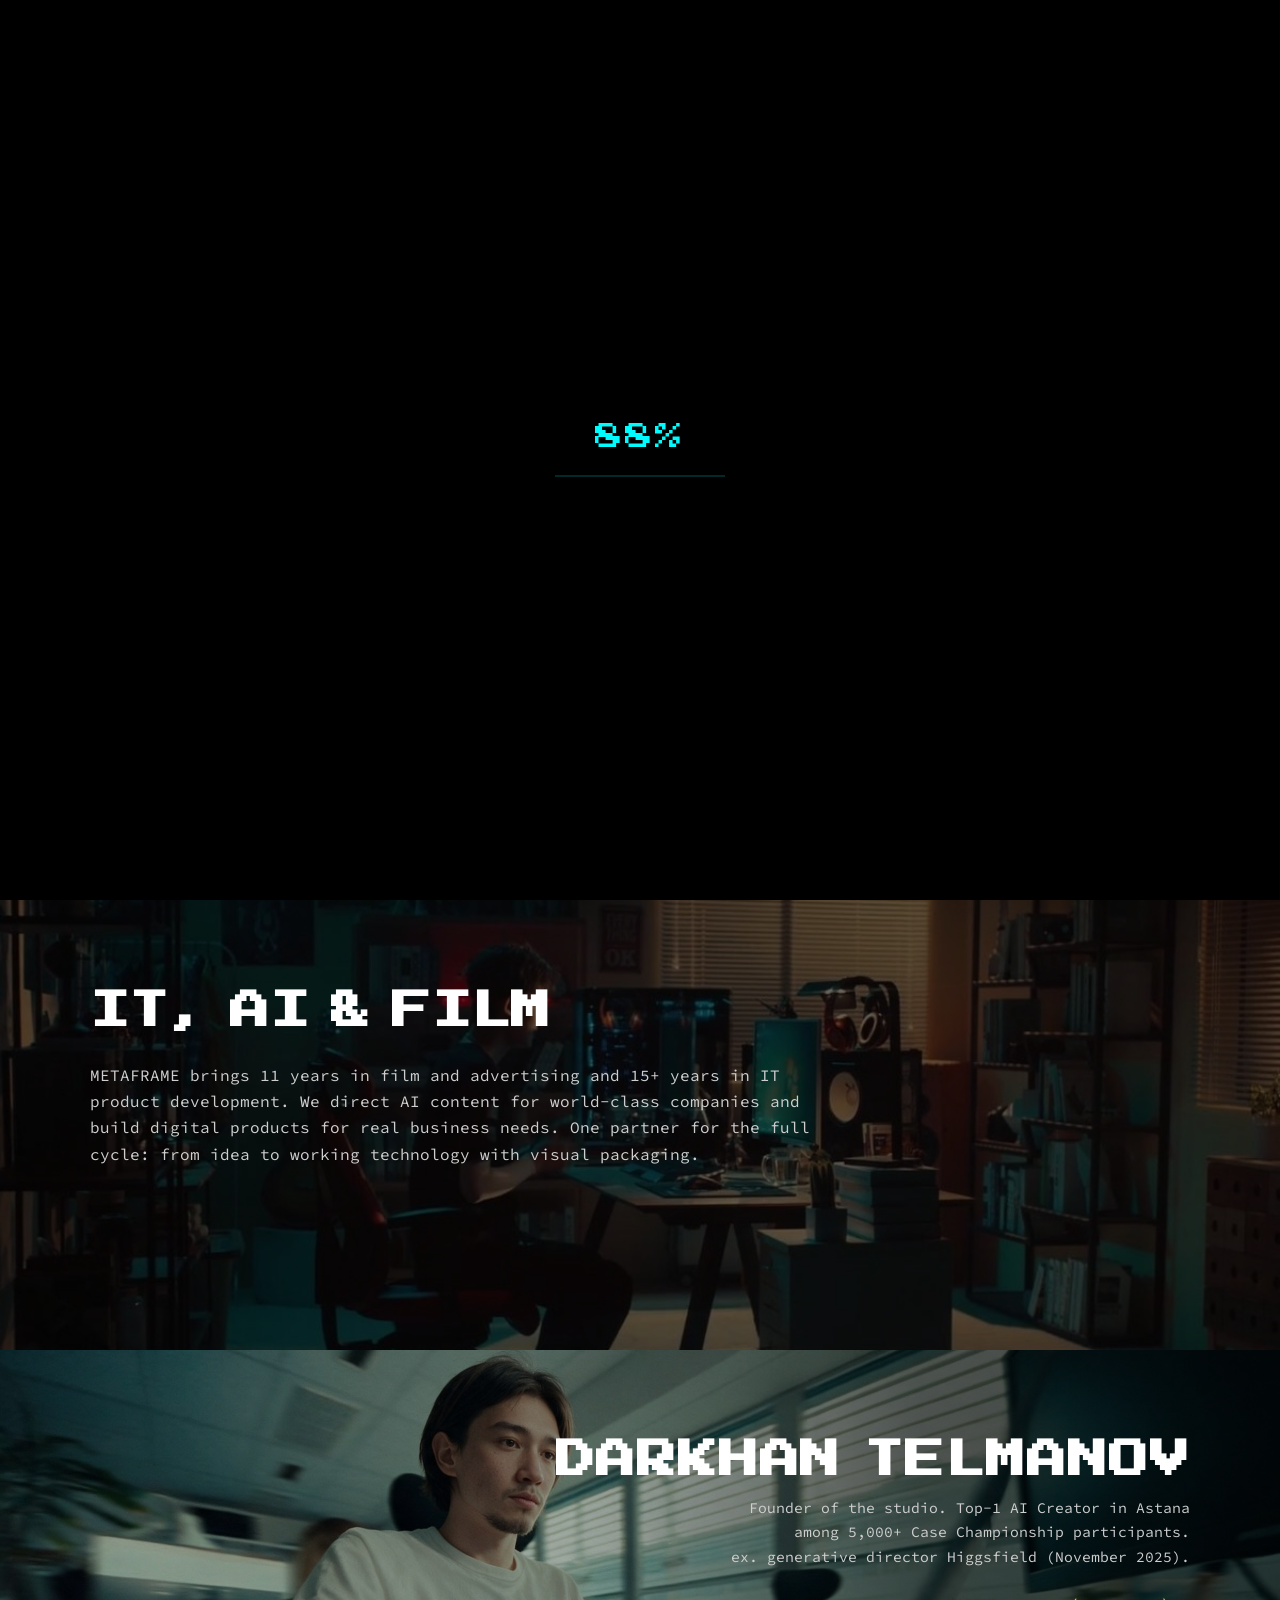
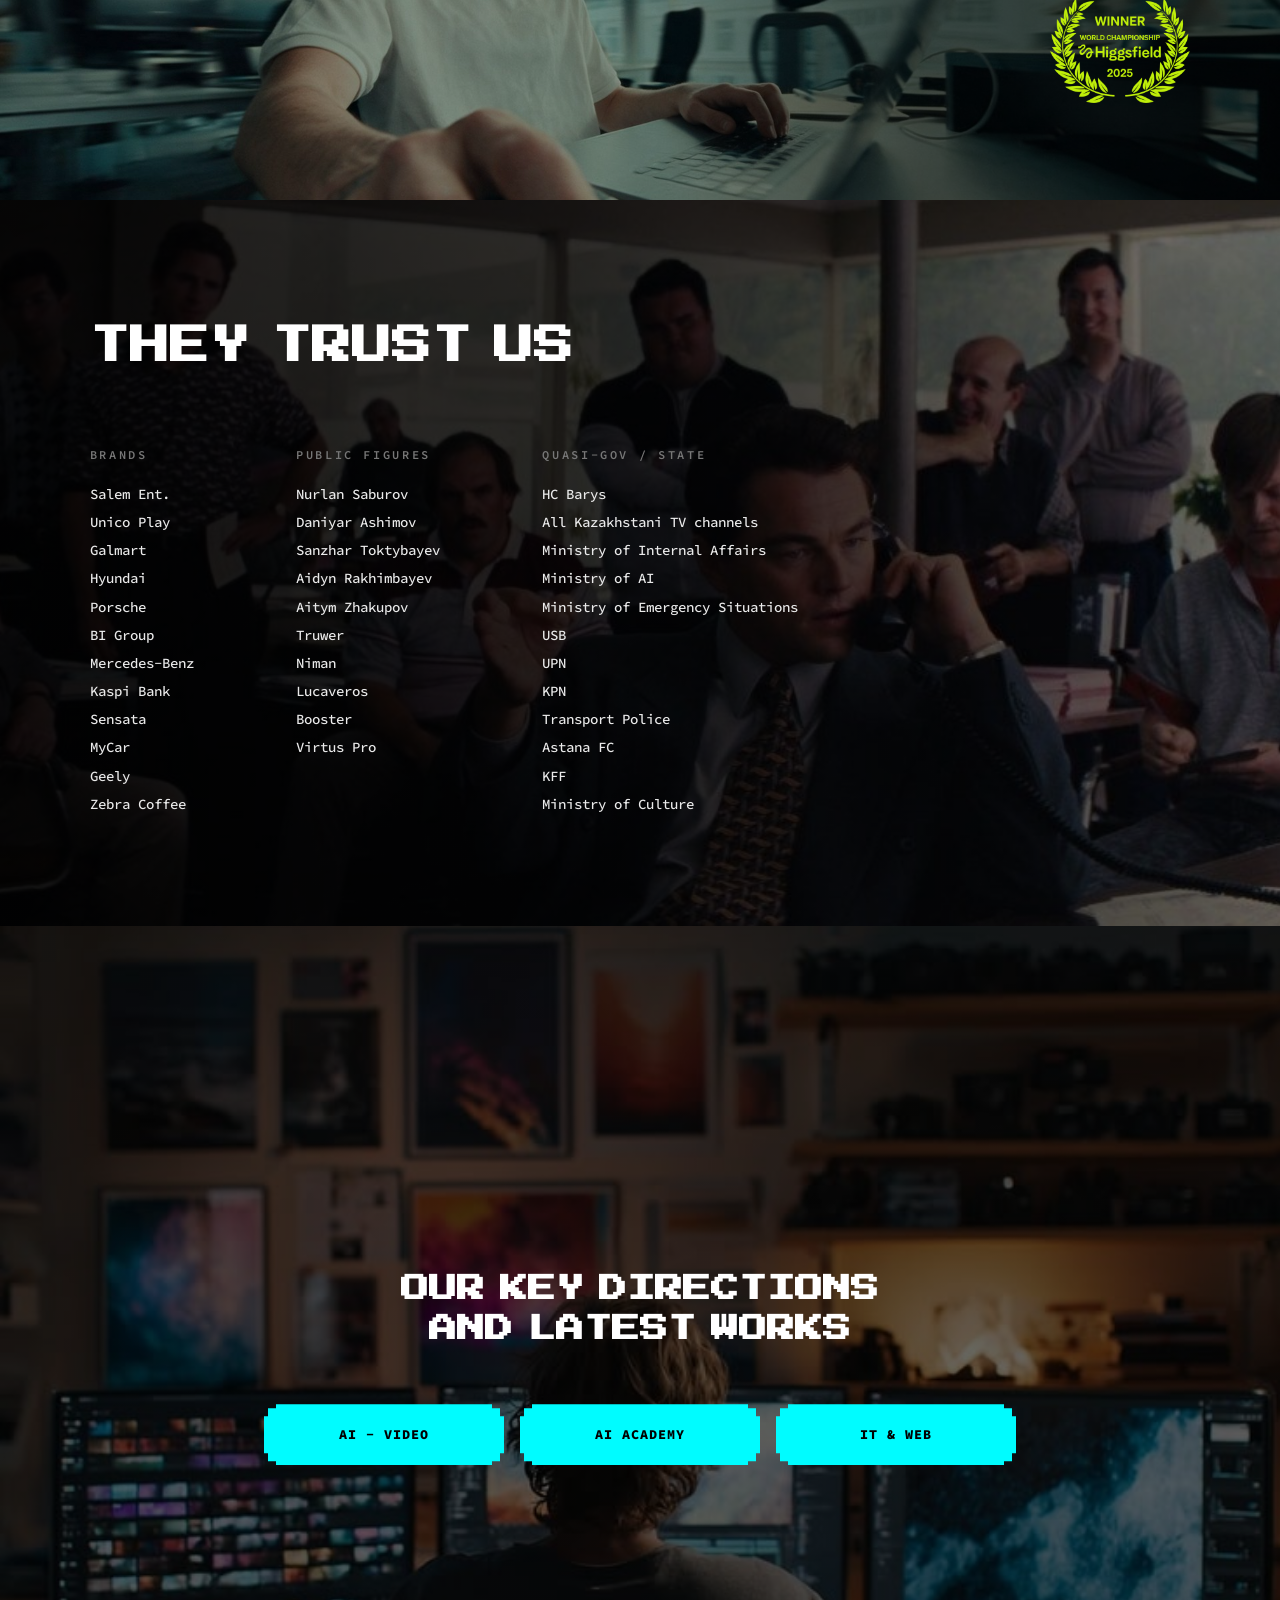
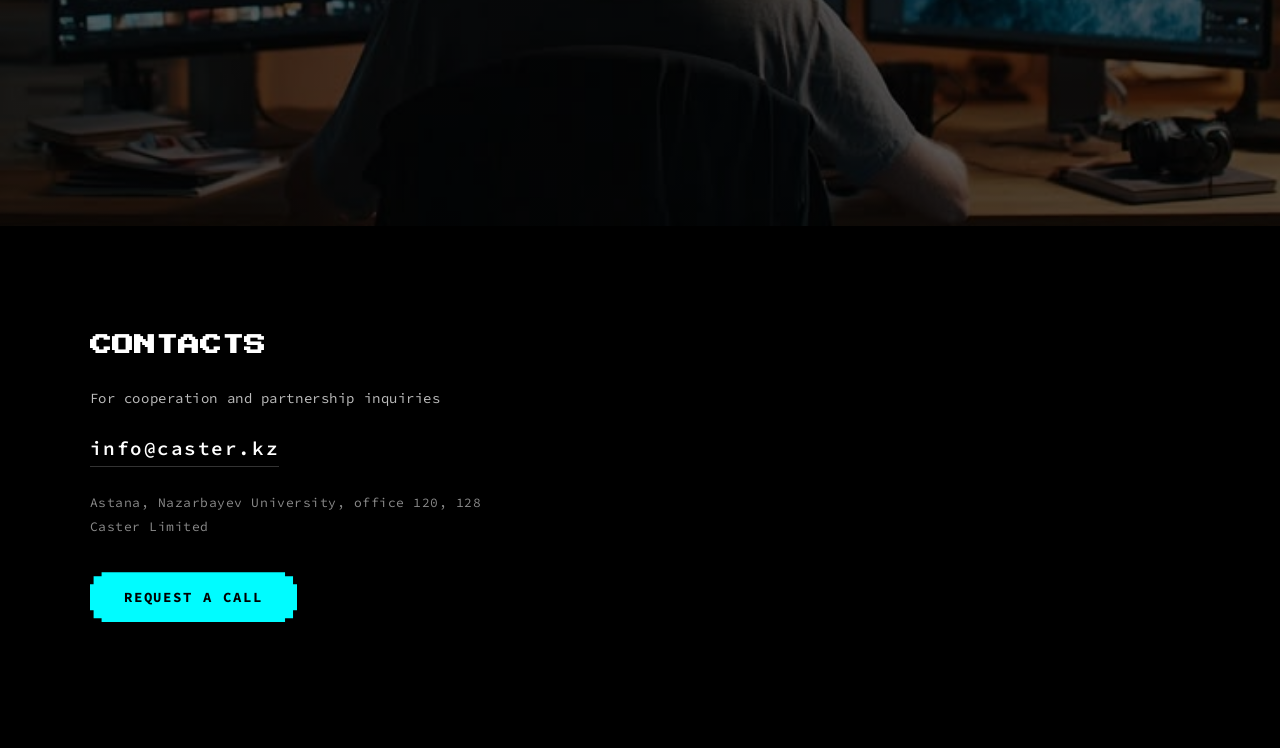
<file: index.html>
<!DOCTYPE html>
<html lang="ru">
<head>
<meta charset="UTF-8">
<meta name="viewport" content="width=device-width, initial-scale=1">
<title>METAFRAME</title>
<style>
  @font-face{font-family:'Press Start 2P';src:url('assets/fonts/PressStart2P-Regular.ttf') format('truetype');font-weight:400;font-display:swap;}
  @font-face{font-family:'Source Code Pro';src:url('assets/fonts/SourceCodePro-VariableFont_wght.ttf') format('truetype-variations');font-weight:200 900;font-display:swap;}
  :root{
    --brand: #00FCFF;          /* точный цвет логотипа */
    --ease-expo: cubic-bezier(.83,0,.17,1);
    /* пиксельно-закруглённые углы (в стиле шрифта) */
    --px-clip: polygon(0 12px,4px 12px,4px 4px,12px 4px,12px 0,calc(100% - 12px) 0,calc(100% - 12px) 4px,calc(100% - 4px) 4px,calc(100% - 4px) 12px,100% 12px,100% calc(100% - 12px),calc(100% - 4px) calc(100% - 12px),calc(100% - 4px) calc(100% - 4px),calc(100% - 12px) calc(100% - 4px),calc(100% - 12px) 100%,12px 100%,12px calc(100% - 4px),4px calc(100% - 4px),4px calc(100% - 12px),0 calc(100% - 12px));
  }
  *{margin:0;padding:0;box-sizing:border-box}
  html{height:100%; scroll-behavior:smooth}
  body{
    min-height:100%;
    background: #000;
    overflow: hidden;               /* скролл открывается после интро */
    font-family: 'Source Code Pro', monospace;
    -webkit-font-smoothing: antialiased;
  }
  body.ready{overflow-y:auto}

  /* фон лежит на .stage: blend-режим считается только внутри своего
     stacking context, фон body в него не попадает — из-за этого difference
     не давал чёрный. Теперь подложка и UI в одном контексте. */
  .stage{position:relative; width:100%; height:100vh; overflow:hidden; background: #000; isolation:isolate}

  /* ---------- видео-контейнер (раскрывается) ---------- */
  #reveal{
    position:absolute; left:50%; top:50%;
    transform: translate(-50%,-50%);
    width:0; height:0;
    overflow:hidden;
    background:#000;
    z-index:1;
  }
  #reveal video{
    position:absolute; inset:0;
    width:100%; height:100%;
    object-fit:cover;
  }
  /* hero — отдельный слой: возникает из центра матрёшки и сам
     растягивается на весь экран, полоса остаётся под ним */
  #vHero{
    position:absolute;
    left:50%; top:50%;
    transform: translate(-50%,-50%);
    width:8vw; height:2.9vw;
    object-fit:cover;
    background:#000;
    opacity:0;
    z-index:1;
  }

  /* ---------- UI поверх: без blend-режимов, чистый цвет ---------- */
  .ui{
    position:absolute;
    color: var(--brand);
    z-index:2;
  }

  #logo{
    left:50%; top:42.5%;
    transform: translate(-50%,-50%);
    height: clamp(160px, 26vh, 320px);
    pointer-events:none;
    user-select:none;
    opacity:0;               /* лого скрыто, фэйд-ин после раскрытия */
  }

  #word{
    font-family:'Press Start 2P','Source Code Pro',monospace;
    word-spacing:-.45em;
    left:50%; top:57.5%;
    transform: translate(-50%,-50%) scale(var(--ws, 1));
    font-size: clamp(28px, 3.8vw, 60px);   /* как заголовки, чуть крупнее */
    letter-spacing: -.04em;
    line-height:.85;
    white-space:nowrap;
    font-weight:700;
    pointer-events:none;
    user-select:none;
    opacity:0;               /* надпись скрыта, фэйд-ин после раскрытия */
  }

  #counter{
    left:50%; top:50%;
    transform:translate(-50%,-50%);
    font-family:'Press Start 2P','Source Code Pro',monospace;
    font-size:clamp(20px, 2.2vw, 34px);
    letter-spacing:.06em;
    text-align:center;
  }
  /* зацикленный сканер под процентами */
  #counter::after{
    content:'';
    display:block;
    width:170px; height:2px;
    margin:24px auto 0;
    background:
      linear-gradient(90deg, transparent 35%, var(--brand) 50%, transparent 65%) 100% 0 / 300% 100% no-repeat,
      linear-gradient(rgba(0,252,255,.16), rgba(0,252,255,.16));
    animation:scan 1.15s linear infinite;
  }
  @keyframes scan{
    from{background-position:100% 0, 0 0}
    to  {background-position:0% 0, 0 0}
  }

  nav a, nav span{
    position:absolute; top:26px;
    font-family:'Source Code Pro', monospace;
    text-transform:uppercase;
    font-size: clamp(13px, 1.1vw, 17px);
    letter-spacing:.16em;
    color: var(--brand);
    text-decoration:none;
    cursor:pointer;
  }
  #navContacts{left:34px}
  #navMenu{right:34px}
  nav .ui{opacity:0; transition:opacity .8s ease .1s; mix-blend-mode:normal}
  nav.show .ui{opacity:1}

  /* после раскрытия текст и лого — белые (перелив задаётся в JS) */

  .hidden{opacity:0 !important; transition:opacity .35s ease}

  /* ---------- слайд 2: о компании ---------- */
  #about{
    background:#000; color:#fff;
    padding: 10vh 7vw 12vh;
    min-height:100vh;
    position:relative;
    overflow:hidden;
  }
  /* фото на верхней половине экрана, затемнено и растворяется в чёрный книзу */
  #about::before{
    content:'';
    position:absolute; inset:0 0 50% 0;
    background: url('assets/about-bg.jpg') center / cover no-repeat;
    z-index:0;
  }
  #about::after{
    content:'';
    position:absolute; inset:0 0 50% 0;
    background: rgba(0,0,0,.58);
    z-index:0;
  }
  /* фото на нижней половине, затемнено и растворяется в чёрный кверху */
  #about .bg-bottom{
    position:absolute; inset:50% 0 0 0; z-index:0;
    /* слева человек почти без затемнения, справа темнее — под текст */
    background:
      linear-gradient(90deg, rgba(0,0,0,.28) 0%, rgba(0,0,0,.32) 45%, rgba(0,0,0,.66) 72%, rgba(0,0,0,.72) 100%),
      url('assets/founder-bg.jpg') center 22% / cover no-repeat;
  }
  #about h2, #about .lead{position:relative; z-index:1}
  #about .founder{z-index:1}   /* founder остаётся absolute в правом нижнем углу */
  #partners{
    color:#fff;
    padding: 14vh 7vw 12vh;
    /* фон: слева затемнение сильнее — под текст колонок */
    background:
      linear-gradient(90deg, rgba(0,0,0,.88) 0%, rgba(0,0,0,.8) 45%, rgba(0,0,0,.45) 100%),
      url('assets/partners-bg.jpg') center / cover no-repeat #000;
  }
  #partners h2{
    font-family:'Press Start 2P','Source Code Pro',monospace;
    word-spacing:-.45em;
    font-weight:700; text-transform:uppercase;
    font-size:clamp(26px, 3.1vw, 54px);
    text-align:left;
    margin-bottom:9vh;
  }

  /* ---------- слайд: 3 ключевых направления ---------- */
  #directions{
    color:#fff;
    min-height:100vh;
    padding:8vh 7vw 10vh;
    display:flex; flex-direction:column; justify-content:center;
    position:relative; overflow:hidden;
    background:#000;
  }
  /* фото — на весь слайд */
  #directions::before{
    content:'';
    position:absolute; inset:0; z-index:0;
    background:
      linear-gradient(rgba(0,0,0,.6), rgba(0,0,0,.6)),
      url('assets/directions-bg.jpg?v=2') center 30% / cover no-repeat;
  }
  #directions > *{position:relative; z-index:1}
  #directions h2{
    font-family:'Press Start 2P','Source Code Pro',monospace;
    word-spacing:-.45em;
    font-weight:700; text-transform:uppercase;
    font-size:clamp(22px, 2.2vw, 40px);
    line-height:1.45;
    text-align:center;
    white-space:normal;
    margin:0 0 6vh;
  }
  .label{
    font-family:'Source Code Pro', monospace;
    color:var(--brand);
    font-size:13px; letter-spacing:.22em;
    margin-bottom:26px;
  }
  #about h2{
    font-family:'Press Start 2P','Source Code Pro',monospace;
    word-spacing:-.45em;
    font-weight:700; text-transform:uppercase;
    font-size:clamp(26px, 3.1vw, 54px);   /* как у имени фаундера */
    line-height:1.1; letter-spacing:-.01em;
    white-space:nowrap;
  }
  #about .lead{
    margin-top:28px; max-width:74ch;
    font-size:clamp(15px, 1.25vw, 19px);
    font-weight:400; line-height:1.65; color:#cfcfcf;
  }
  /* фаундер — в правом нижнем углу экрана, крест-накрест с заголовком */
  .founder{
    position:absolute;
    right:7vw; top:60vh;   /* 10vh от верхнего края нижней фотографии */
    text-align:right;
  }
  .founder-name{
    font-family:'Press Start 2P','Source Code Pro',monospace;
    word-spacing:-.45em;
    font-weight:700; text-transform:uppercase;
    font-size:clamp(26px, 3.1vw, 54px); letter-spacing:.02em;
  }
  /* награда Higgsfield: токсично-зелёная, пульсирует, клик — фото */
  .award{
    display:inline-block;
    height:clamp(90px, 12vh, 150px);
    margin-top:26px;
    cursor:pointer;
    animation: awardPulse 2.4s ease-in-out infinite;
    transition: transform .35s ease;
  }
  @keyframes awardPulse{
    0%,100%{
      filter: drop-shadow(0 0 6px rgba(191,238,10,.45)) drop-shadow(0 0 18px rgba(191,238,10,.22));
      transform: scale(1);
    }
    50%{
      filter: drop-shadow(0 0 14px rgba(191,238,10,.9)) drop-shadow(0 0 40px rgba(191,238,10,.5));
      transform: scale(1.035);
    }
  }
  .award:hover{animation-duration:1.1s}   /* при наведении пульс учащается */

  /* лайтбокс с фотографией награды */
  #lightbox{
    position:fixed; inset:0; z-index:50;
    background:rgba(0,0,0,.92);
    display:none;
    align-items:center; justify-content:center;
  }
  #lightbox.open{display:flex}
  #lightbox img{
    max-width:88vw; max-height:86vh;
    border-radius:16px;
    box-shadow:0 0 60px rgba(191,238,10,.25);
  }
  #lightbox .close{
    position:absolute; top:26px; right:34px;
    font-family:'Source Code Pro',monospace;
    font-size:34px; line-height:1;
    color:#fff; cursor:pointer;
    transition:color .2s;
  }
  #lightbox .close:hover{color:#BFEE0A}
  .founder-bio{
    margin-top:16px; max-width:52ch; margin-left:auto;
    font-size:clamp(14px, 1.15vw, 17px);
    line-height:1.65; color:#cfcfcf;
  }
  .trust-block{margin-top:0}
  .trust{
    display:grid; grid-template-columns:repeat(3, auto);
    justify-content:start; gap:40px 8vw;
  }
  .trust h3{
    font-family:'Source Code Pro', monospace;
    font-weight:600; font-size:12px; letter-spacing:.22em;
    color:#777; text-transform:uppercase;
    margin-bottom:18px;
  }
  .trust li{
    list-style:none;
    font-weight:500;
    font-size:clamp(14px, 1.1vw, 17px);
    line-height:2.0; color:#eaeaea;
    white-space:nowrap;
  }
  .dirs{
    display:grid; grid-template-columns:repeat(3, minmax(170px, 240px));
    gap:16px;
    justify-content:center;
  }
  /* пиксельная кнопка: заполнена бренд-цветом */
  .pxbtn{
    display:flex; align-items:center; justify-content:center;
    border:none; background:var(--brand);
    color:#000; text-decoration:none; cursor:pointer;
    clip-path:var(--px-clip);
    font-family:'Source Code Pro',monospace;
    font-weight:800; text-transform:uppercase;
    transition: transform .15s ease, filter .2s ease;
  }
  .pxbtn:hover{transform:translateY(-2px); filter:drop-shadow(0 8px 28px rgba(0,252,255,.45))}

  .dirs a{
    padding:22px 14px;
    font-size:clamp(13px, 1.05vw, 16px); letter-spacing:.08em;
  }

  /* ---------- контакты: отдельный компактный блок ---------- */
  #contactsSec{
    background:#000; color:#fff;
    padding:12vh 7vw 14vh;
  }
  .contacts{max-width:520px}
  #contactsSec h2{
    font-family:'Press Start 2P','Source Code Pro',monospace;
    word-spacing:-.45em;
    font-weight:700; text-transform:uppercase;
    font-size:clamp(18px, 1.7vw, 30px);
    margin:0 0 3.5vh;
  }
  .contacts .note{
    color:#bdbdbd; font-size:14px; letter-spacing:.04em;
    margin-bottom:26px; line-height:1.6;
  }
  .contacts .c-mail{
    display:inline-block;
    color:#fff; text-decoration:none;
    font-size:clamp(17px, 1.5vw, 22px); font-weight:600; letter-spacing:.08em;
    border-bottom:1px solid #333;
    padding-bottom:6px;
    transition:border-color .25s, color .25s;
  }
  .contacts .c-mail:hover{color:var(--brand); border-color:var(--brand)}
  .contacts .addr{
    margin-top:24px;
    color:#8a8a8a; font-size:13px;
    line-height:1.9; letter-spacing:.04em;
  }
  .contacts .pxbtn{
    display:inline-flex;
    margin-top:32px;
    font-weight:700;
    font-size:14px; letter-spacing:.14em;
    padding:16px 34px;
  }

  /* ---------- модалка «Заказать звонок» ---------- */
  #cbModal{
    position:fixed; inset:0; z-index:60;
    background:rgba(0,0,0,.92);
    display:none; align-items:center; justify-content:center;
  }
  #cbModal.open{display:flex}
  .cb-box{
    position:relative; z-index:0;
    width:min(480px, 92vw);
    padding:44px 38px 40px;
    background:var(--brand);
    clip-path:var(--px-clip);
    color:#fff;
  }
  .cb-box::before{
    content:''; position:absolute; inset:2px; z-index:-1;
    background:#060606;
    clip-path:var(--px-clip);
  }
  .cb-box .close{
    position:absolute; top:16px; right:22px;
    font-family:'Source Code Pro',monospace;
    font-size:30px; line-height:1;
    color:#8a8a8a; cursor:pointer; transition:color .2s;
  }
  .cb-box .close:hover{color:#fff}
  #cbForm{display:flex; flex-direction:column; gap:20px; margin-top:6px}
  #cbForm input{
    background:transparent; border:none;
    border-bottom:1px solid #333;
    color:#fff;
    font-family:'Source Code Pro',monospace;
    font-size:15px; letter-spacing:.1em;
    padding:10px 2px;
    outline:none;
    transition:border-color .25s;
  }
  #cbForm input::placeholder{color:#666; letter-spacing:.18em}
  #cbForm input:focus{border-color:var(--brand)}
  #cbForm .pxbtn{
    align-self:flex-start; margin-top:10px;
    font-weight:700; font-size:14px; letter-spacing:.14em;
    padding:16px 34px;
  }
  @media (max-width:820px){
    /* Бренды и Личности рядом, Квази/Гос переносится вниз */
    .trust{grid-template-columns:1fr 1fr; gap:40px 10vw}
    .trust li{white-space:normal}
    /* мобила: каждый блок — полноэкранный слайд */
    #about{
      min-height:200vh; min-height:200svh;      /* слайд текста + слайд фаундера */
      padding-bottom:0;
      display:flex; flex-direction:column;
    }
    #about h2{margin-top:auto; font-size:26px}  /* заголовок не тянется, зона по центру */
    #about .lead{margin-bottom:auto}
    #about .bg-bottom{display:none}
    /* блок фаундера сам несёт фото — текст всегда ПОВЕРХ него */
    .founder{
      position:relative; right:auto; top:auto; z-index:1; text-align:right;
      min-height:100vh; min-height:100svh;
      margin:0 -7vw 0;                      /* во всю ширину */
      padding:52vw 7vw 10vh;
      display:flex; flex-direction:column; justify-content:flex-end;
      background:
        linear-gradient(rgba(0,0,0,.12), rgba(0,0,0,.68) 72%),
        url('assets/founder-bg.jpg') center 25% / cover no-repeat;
    }
    .founder-bio{margin-left:auto}
    /* награда — не растягивается флексом, прижата вправо с сохранением пропорций */
    .founder .award{align-self:flex-end; width:auto}
    #partners{
      min-height:100vh; min-height:100svh;
      display:flex; flex-direction:column; justify-content:center;
    }
    /* кадр партнёров: держим ДиКаприо в центре */
    #partners{background-position:0 0, 58% 28%}
    /* направления: заголовок и кнопки по центру */
    #directions h2{text-align:center; white-space:normal}
    .dirs{grid-template-columns:minmax(200px, 260px); justify-content:center}
    /* заголовок about чуть ниже */
    #about h2{margin-top:6vh}
  }
</style>
</head>
<body>
<div class="stage">

  <div id="reveal">
    <video id="vMatr"  src="assets/matreshka.mp4" muted playsinline preload="auto"></video>
  </div>
  <video id="vHero" src="assets/hero-bg.mp4" muted playsinline preload="auto" loop></video>

  <img class="ui" id="logo" src="assets/logo.png" alt="MetaFrame">
  <h1  class="ui" id="word">METAFRAME</h1>
  <div class="ui" id="counter">0</div>

</div>

<section id="about">
  <div class="bg-bottom" aria-hidden="true"></div>
  <h2 data-i18n="about_h2">IT, AI и Кино</h2>
  <p class="lead" data-i18n="about_lead">За плечами METAFRAME 11 лет в кино и рекламе, более 15 лет в разработке ИТ-продуктов. Мы режиссируем AI-контент для компаний мировых уровней, а также строим цифровые продукты под реальные задачи бизнеса. Один партнёр на весь цикл: от идеи до работающей технологии с визуальной упаковкой.</p>

  <div class="founder">
    <p class="founder-name" data-i18n="f_name">Дархан Телманов</p>
    <p class="founder-bio" data-i18n="f_bio">Основатель студии. Top-1 AI Creator в Астане среди 5000+ участников Case Championship.<br>ex. generative director Higgsfield (November 2025).</p>
    <img class="award" id="award" src="assets/award.png" alt="Winner — Higgsfield World Championship 2025">
  </div>
</section>

<section id="partners">
  <div class="trust-block">
    <h2 data-i18n="trust_h2">Нам доверяют</h2>
    <div class="trust">
      <ul data-i18n="col_brands">
        <h3>Бренды</h3>
        <li>Salem Ent.</li><li>Unico Play</li><li>Galmart</li><li>Hyundai</li>
        <li>Porsche</li><li>BI Group</li><li>Mercedes-Benz</li><li>Kaspi Bank</li>
        <li>Sensata</li><li>MyCar</li><li>Geely</li>
        <li>Zebra Coffee</li>
      </ul>
      <ul data-i18n="col_persons">
        <h3>Личности</h3>
        <li>Нурлан Сабуров</li><li>Данияр Ашимов</li><li>Санжар Токтыбаев</li>
        <li>Айдын Рахимбаев</li><li>Айтым Жакупов</li><li>Truwer</li>
        <li>Niman</li><li>Lucaveros</li><li>Бустер</li><li>Virtus Pro</li>
      </ul>
      <ul data-i18n="col_gov">
        <h3>Квази / Гос</h3>
        <li>ХК «Барыс»</li><li>Все казахстанские телеканалы</li><li>МВД</li>
        <li>МП ИИ</li><li>МЧС</li><li>УСБ</li><li>УПН</li><li>КПН</li>
        <li>Полиция на транспорте</li><li>Астана ФК</li><li>КФФ</li>
        <li>Мин. культуры</li>
      </ul>
    </div>
  </div>
</section>

<section id="directions">
  <h2 data-i18n="dirs_h2">Наши ключевые направления<br>и&nbsp;крайние работы</h2>
  <div class="dirs">
    <a class="pxbtn" href="ai-video.html">AI - Video</a>
    <a class="pxbtn" href="ai-academy.html">AI Academy</a>
    <a class="pxbtn" href="it-web.html">IT &amp; Web</a>
  </div>
</section>

<section id="contactsSec">
  <div class="contacts">
    <h2 data-i18n="c_h2">Контакты</h2>
    <p class="note" data-i18n="c_note">По вопросам сотрудничества и партнёрств</p>
    <a class="c-mail" href="mailto:info@caster.kz">info@caster.kz</a>
    <p class="addr" data-i18n="c_addr">г. Астана, Nazarbayev University, офис 120, 128<br>ЧК «Caster Limited»</p>
    <button class="pxbtn" id="cbOpen" type="button" data-i18n="c_btn">Заказать звонок</button>
  </div>
</section>

<!-- модалка обратного звонка -->
<div id="cbModal">
  <div class="cb-box">
    <span class="close" id="cbClose">&times;</span>
    <p class="label" style="margin-bottom:22px" data-i18n="c_btn">Заказать звонок</p>
    <form id="cbForm">
      <input type="text" id="cbName" data-i18n-ph="c_name" placeholder="ИМЯ" required>
      <input type="tel" id="cbPhone" data-i18n-ph="c_phone" placeholder="ТЕЛЕФОН" required>
      <button class="pxbtn" type="submit" data-i18n="c_send">Отправить</button>
    </form>
  </div>
</div>

<script>
(function(){
  const $ = id => document.getElementById(id);
  const reveal = $('reveal'), vM = $('vMatr'), vH = $('vHero');
  const word = $('word'), logo = $('logo'), counter = $('counter'), nav = $('nav');

  /* размер надписи фиксированный (как у заголовков), масштаб не меняется */
  function fitWord(){}
  const START_SCALE = 1;
  if (document.fonts && document.fonts.ready) document.fonts.ready.then(()=>{ if(!started) fitWord(); });
  addEventListener('load', fitWord);
  fitWord();

  /* ================= ПРЕЛОАДЕР ================= */
  let ready = {m:false, h:false}, started = false, shown = 0;

  function canPlay(v){ return v.readyState >= 3; }
  vM.addEventListener('canplaythrough', ()=> ready.m = true);
  vH.addEventListener('canplaythrough', ()=> ready.h = true);
  const t0 = performance.now();

  (function tickCounter(){
    if (started) return;
    const el = (performance.now() - t0)/1000;
    const allReady = (ready.m || canPlay(vM)) && (ready.h || canPlay(vH));
    // тянемся к 96 за ~2.4с, до 100 — только когда видео готовы (или по таймауту 7с)
    const target = (allReady && el > 1.6) || el > 7 ? 100 : Math.min(96, el/2.4*96);
    shown += (target - shown) * .12;
    counter.textContent = Math.round(shown) + '%';
    if (shown > 99.4){ counter.textContent = '100%'; start(); return; }
    requestAnimationFrame(tickCounter);
  })();

  /* ================= ХОРЕОГРАФИЯ ================= */
  const EXPO = 'cubic-bezier(.83,0,.17,1)';

  function start(){
    if (started) return; started = true;
    setTimeout(()=> counter.classList.add('hidden'), 350);

    vM.playbackRate = 1.2;
    vM.play().catch(()=>{});

    /* фаза A: полоска плавно проявляется и сразу растёт, без отскока */
    reveal.animate(
      [{width:'170px', height:'48px', opacity:0},
       {width:'260px', height:'72px', opacity:1}],
      {duration:520, easing:'cubic-bezier(.25,.1,.25,1)', fill:'forwards'}
    );

    /* фаза B: медленный рост, пока играет матрёшка */
    const growDur = Math.max(1200, ((vM.duration || 2.96) / 1.2 - .6) * 1000);
    setTimeout(()=>{
      reveal.animate(
        [{width:'260px', height:'72px'}, {width:'46vw', height:'12.8vw'}],
        {duration:growDur, easing:'cubic-bezier(.4,0,.6,1)', fill:'forwards'}
      );
    }, 570);

    /* лого и надпись стоят на месте до финального раскрытия */

    /* фаза C+D: раскрытие на весь экран — по окончании матрёшки */
    const expand = ()=>{
      /* переключение на hero-ролик прячется в начале рывка */
      vH.currentTime = 0; vH.play().catch(()=>{});
      /* hero возникает в центре матрёшки очередным вложенным уровнем
         и растягивается прямо на весь экран; полоса стоит под ним */
      vH.style.opacity = 1;
      /* трёхфазное раскрытие:
         1) hero заполняет контейнер матрёшки до его размера,
         2) тянется по бокам, 3) раскрывается вверх-вниз до fullscreen */
      vH.animate(
        [
          /* высота растёт линейно без упора в потолок контейнера, потом рывок */
          {width:'8vw',   height:'2.9vw',  easing:'linear', offset:0},
          {width:'94vw',  height:'calc(24vw - 10px)',   easing:EXPO, offset:.293},
          {width:'100vw', height:'100vh',  offset:1}
        ],
        {duration:1160, easing:'linear', fill:'forwards'}
      );
      setTimeout(()=>{ reveal.style.opacity = 0; }, 1400);

      /* после раскрытия зум не останавливается: hero продолжает медленно
         наезжать (подхватывает движение матрёшки, убирает статику) */
      setTimeout(()=>{
        vH.animate(
          [{transform:'translate(-50%,-50%) scale(1)'},
           {transform:'translate(-50%,-50%) scale(1.12)'}],
          {duration:9000, easing:'linear', fill:'forwards'}
        );
      }, 1050);

      /* перелив из голубого в белый синхронно с раскрытием видео,
         без blend-режимов: текст — через color, лого — через desaturate */
      word.animate([{color:'#00FCFF'},{color:'#ffffff'}], {duration:870, delay:350, easing:EXPO, fill:'both'});
      logo.animate(
        [{filter:'saturate(1) brightness(1)'},{filter:'saturate(0) brightness(2.6)'}],
        {duration:870, delay:350, easing:EXPO, fill:'both'}
      );
      /* METAFRAME и лого проявляются фэйдом уже после раскрытия на весь экран */
      word.animate([{opacity:0},{opacity:1}], {duration:900, delay:1250, easing:'ease-out', fill:'both'});
      logo.animate([{opacity:0},{opacity:1}], {duration:900, delay:1250, easing:'ease-out', fill:'both'});

      /* лого и надпись не двигаются — остаются по центру */

      setTimeout(()=>{
        if (nav) nav.classList.add('show');
        document.body.classList.add('ready');   /* открываем скролл к слайду 2 */
      }, 1400);
    };

    let expanded = false;
    const doExpand = ()=>{ if(!expanded){ expanded = true; expand(); } };
    /* старт за 0.73с до конца матрёшки */
    const LEAD = 0.73;
    (function watch(){
      if (expanded) return;
      if (vM.duration && vM.currentTime >= vM.duration - LEAD) { doExpand(); return; }
      requestAnimationFrame(watch);
    })();
    vM.addEventListener('ended', doExpand);          /* страховка */
    setTimeout(doExpand, 570 + growDur + 700);       /* страховка */
  }

  addEventListener('resize', ()=>{ if(!started) fitWord(); });
})();
</script>

<script>
/* i18n: язык выбирается по языку устройства (ru по умолчанию, иначе en/es/kk) */
(function(){
  const D = {
  en: {
    about_h2:"IT, AI & Film",
    about_lead:"METAFRAME brings 11 years in film and advertising and 15+ years in IT product development. We direct AI content for world-class companies and build digital products for real business needs. One partner for the full cycle: from idea to working technology with visual packaging.",
    f_name:"Darkhan Telmanov",
    f_bio:"Founder of the studio. Top-1 AI Creator in Astana among 5,000+ Case Championship participants.<br>ex. generative director Higgsfield (November 2025).",
    trust_h2:"They trust us",
    col_brands:"<h3>Brands</h3><li>Salem Ent.</li><li>Unico Play</li><li>Galmart</li><li>Hyundai</li><li>Porsche</li><li>BI Group</li><li>Mercedes-Benz</li><li>Kaspi Bank</li><li>Sensata</li><li>MyCar</li><li>Geely</li><li>Zebra Coffee</li>",
    col_persons:"<h3>Public figures</h3><li>Nurlan Saburov</li><li>Daniyar Ashimov</li><li>Sanzhar Toktybayev</li><li>Aidyn Rakhimbayev</li><li>Aitym Zhakupov</li><li>Truwer</li><li>Niman</li><li>Lucaveros</li><li>Booster</li><li>Virtus Pro</li>",
    col_gov:"<h3>Quasi-gov / State</h3><li>HC Barys</li><li>All Kazakhstani TV channels</li><li>Ministry of Internal Affairs</li><li>Ministry of AI</li><li>Ministry of Emergency Situations</li><li>USB</li><li>UPN</li><li>KPN</li><li>Transport Police</li><li>Astana FC</li><li>KFF</li><li>Ministry of Culture</li>",
    dirs_h2:"Our key directions<br>and latest works",
    c_h2:"Contacts",
    c_note:"For cooperation and partnership inquiries",
    c_name:"NAME", c_phone:"PHONE", c_btn:"Request a call", c_send:"Send",
    c_addr:"Astana, Nazarbayev University, office 120, 128<br>Caster Limited"
  },
  es: {
    about_h2:"IT, IA y Cine",
    about_lead:"METAFRAME cuenta con 11 años en cine y publicidad y más de 15 en desarrollo de productos IT. Dirigimos contenido con IA para compañías de nivel mundial y construimos productos digitales para tareas reales de negocio. Un solo socio para todo el ciclo: de la idea a la tecnología funcionando con empaque visual.",
    f_name:"Darkhan Telmanov",
    f_bio:"Fundador del estudio. Top-1 AI Creator en Astaná entre más de 5000 participantes del Case Championship.<br>ex generative director Higgsfield (noviembre 2025).",
    trust_h2:"Confían en nosotros",
    col_brands:"<h3>Marcas</h3><li>Salem Ent.</li><li>Unico Play</li><li>Galmart</li><li>Hyundai</li><li>Porsche</li><li>BI Group</li><li>Mercedes-Benz</li><li>Kaspi Bank</li><li>Sensata</li><li>MyCar</li><li>Geely</li><li>Zebra Coffee</li>",
    col_persons:"<h3>Personalidades</h3><li>Nurlan Saburov</li><li>Daniyar Ashimov</li><li>Sanzhar Toktybayev</li><li>Aidyn Rakhimbayev</li><li>Aitym Zhakupov</li><li>Truwer</li><li>Niman</li><li>Lucaveros</li><li>Booster</li><li>Virtus Pro</li>",
    col_gov:"<h3>Cuasi-estatal / Gobierno</h3><li>HC Barys</li><li>Todos los canales de TV de Kazajistán</li><li>Ministerio del Interior</li><li>Ministerio de IA</li><li>Ministerio de Emergencias</li><li>USB</li><li>UPN</li><li>KPN</li><li>Policía de transporte</li><li>Astana FC</li><li>KFF</li><li>Ministerio de Cultura</li>",
    dirs_h2:"Nuestras direcciones clave<br>y trabajos recientes",
    c_h2:"Contactos",
    c_note:"Para cooperación y alianzas",
    c_name:"NOMBRE", c_phone:"TELÉFONO", c_btn:"Solicitar llamada", c_send:"Enviar",
    c_addr:"Astaná, Nazarbayev University, oficinas 120 y 128<br>Caster Limited"
  },
  kk: {
    about_h2:"IT, AI және Кино",
    about_lead:"METAFRAME артында кино мен жарнамада 11 жыл, IT-өнімдер әзірлеуде 15+ жыл тәжірибе бар. Біз әлемдік деңгейдегі компанияларға AI-контент режиссурасын жасаймыз және бизнестің нақты міндеттеріне цифрлық өнімдер құрамыз. Идеядан жұмыс істейтін технологияға дейін визуалды қаптамасымен — бір серіктес.",
    f_name:"Дархан Телманов",
    f_bio:"Студия негізін қалаушы. Case Championship 5000+ қатысушысының арасында Астанадағы Top-1 AI Creator.<br>ex. generative director Higgsfield (қараша 2025).",
    trust_h2:"Бізге сенім артады",
    col_brands:"<h3>Брендтер</h3><li>Salem Ent.</li><li>Unico Play</li><li>Galmart</li><li>Hyundai</li><li>Porsche</li><li>BI Group</li><li>Mercedes-Benz</li><li>Kaspi Bank</li><li>Sensata</li><li>MyCar</li><li>Geely</li><li>Zebra Coffee</li>",
    col_persons:"<h3>Тұлғалар</h3><li>Нұрлан Сабұров</li><li>Данияр Әшімов</li><li>Санжар Тоқтыбаев</li><li>Айдын Рахимбаев</li><li>Айтым Жақыпов</li><li>Truwer</li><li>Niman</li><li>Lucaveros</li><li>Бустер</li><li>Virtus Pro</li>",
    col_gov:"<h3>Квази / Мем</h3><li>«Барыс» ХК</li><li>Қазақстанның барлық телеарналары</li><li>ІІМ</li><li>ЖИ министрлігі</li><li>ТЖМ</li><li>УСБ</li><li>УПН</li><li>КПН</li><li>Көлік полициясы</li><li>«Астана» ФК</li><li>ҚФФ</li><li>Мәдениет министрлігі</li>",
    dirs_h2:"Негізгі бағыттарымыз<br>және соңғы жұмыстар",
    c_h2:"Байланыс",
    c_note:"Ынтымақтастық және серіктестік сұрақтары бойынша",
    c_name:"АТЫ", c_phone:"ТЕЛЕФОН", c_btn:"Қоңырауға тапсырыс", c_send:"Жіберу",
    c_addr:"Астана қ., Nazarbayev University, 120, 128 кеңсе<br>«Caster Limited»"
  }};
  const l2 = (navigator.language || 'ru').slice(0,2).toLowerCase();
  const lang = l2 === 'ru' ? 'ru' : (D[l2] ? l2 : 'en');
  document.documentElement.lang = lang;
  if (lang === 'ru') return;
  const d = D[lang];
  document.querySelectorAll('[data-i18n]').forEach(el=>{ const v = d[el.dataset.i18n]; if (v != null) el.innerHTML = v; });
  document.querySelectorAll('[data-i18n-ph]').forEach(el=>{ const v = d[el.dataset.i18nPh]; if (v != null) el.placeholder = v; });
})();
</script>

<div id="lightbox">
  <span class="close" id="lbClose">&times;</span>
  <img src="assets/award-photo.jpg" alt="Higgsfield World Championship 2025">
</div>

<script>
  const lb = document.getElementById('lightbox');
  document.getElementById('award').addEventListener('click', ()=> lb.classList.add('open'));
  document.getElementById('lbClose').addEventListener('click', ()=> lb.classList.remove('open'));
  lb.addEventListener('click', e=>{ if(e.target === lb) lb.classList.remove('open'); });

  /* модалка «Заказать звонок» */
  const cbM = document.getElementById('cbModal');
  document.getElementById('cbOpen').addEventListener('click', ()=> cbM.classList.add('open'));
  document.getElementById('cbClose').addEventListener('click', ()=> cbM.classList.remove('open'));
  cbM.addEventListener('click', e=>{ if(e.target === cbM) cbM.classList.remove('open'); });
  addEventListener('keydown', e=>{ if(e.key === 'Escape'){ lb.classList.remove('open'); cbM.classList.remove('open'); } });

  /* заявка на обратный звонок — открывает письмо с данными */
  document.getElementById('cbForm').addEventListener('submit', e=>{
    e.preventDefault();
    cbM.classList.remove('open');
    const name  = document.getElementById('cbName').value.trim();
    const phone = document.getElementById('cbPhone').value.trim();
    location.href = 'mailto:info@caster.kz'
      + '?subject=' + encodeURIComponent('Заявка на обратный звонок — партнёрство')
      + '&body=' + encodeURIComponent('Имя: ' + name + '\nТелефон: ' + phone);
  });
</script>
</body>
</html>
</file>
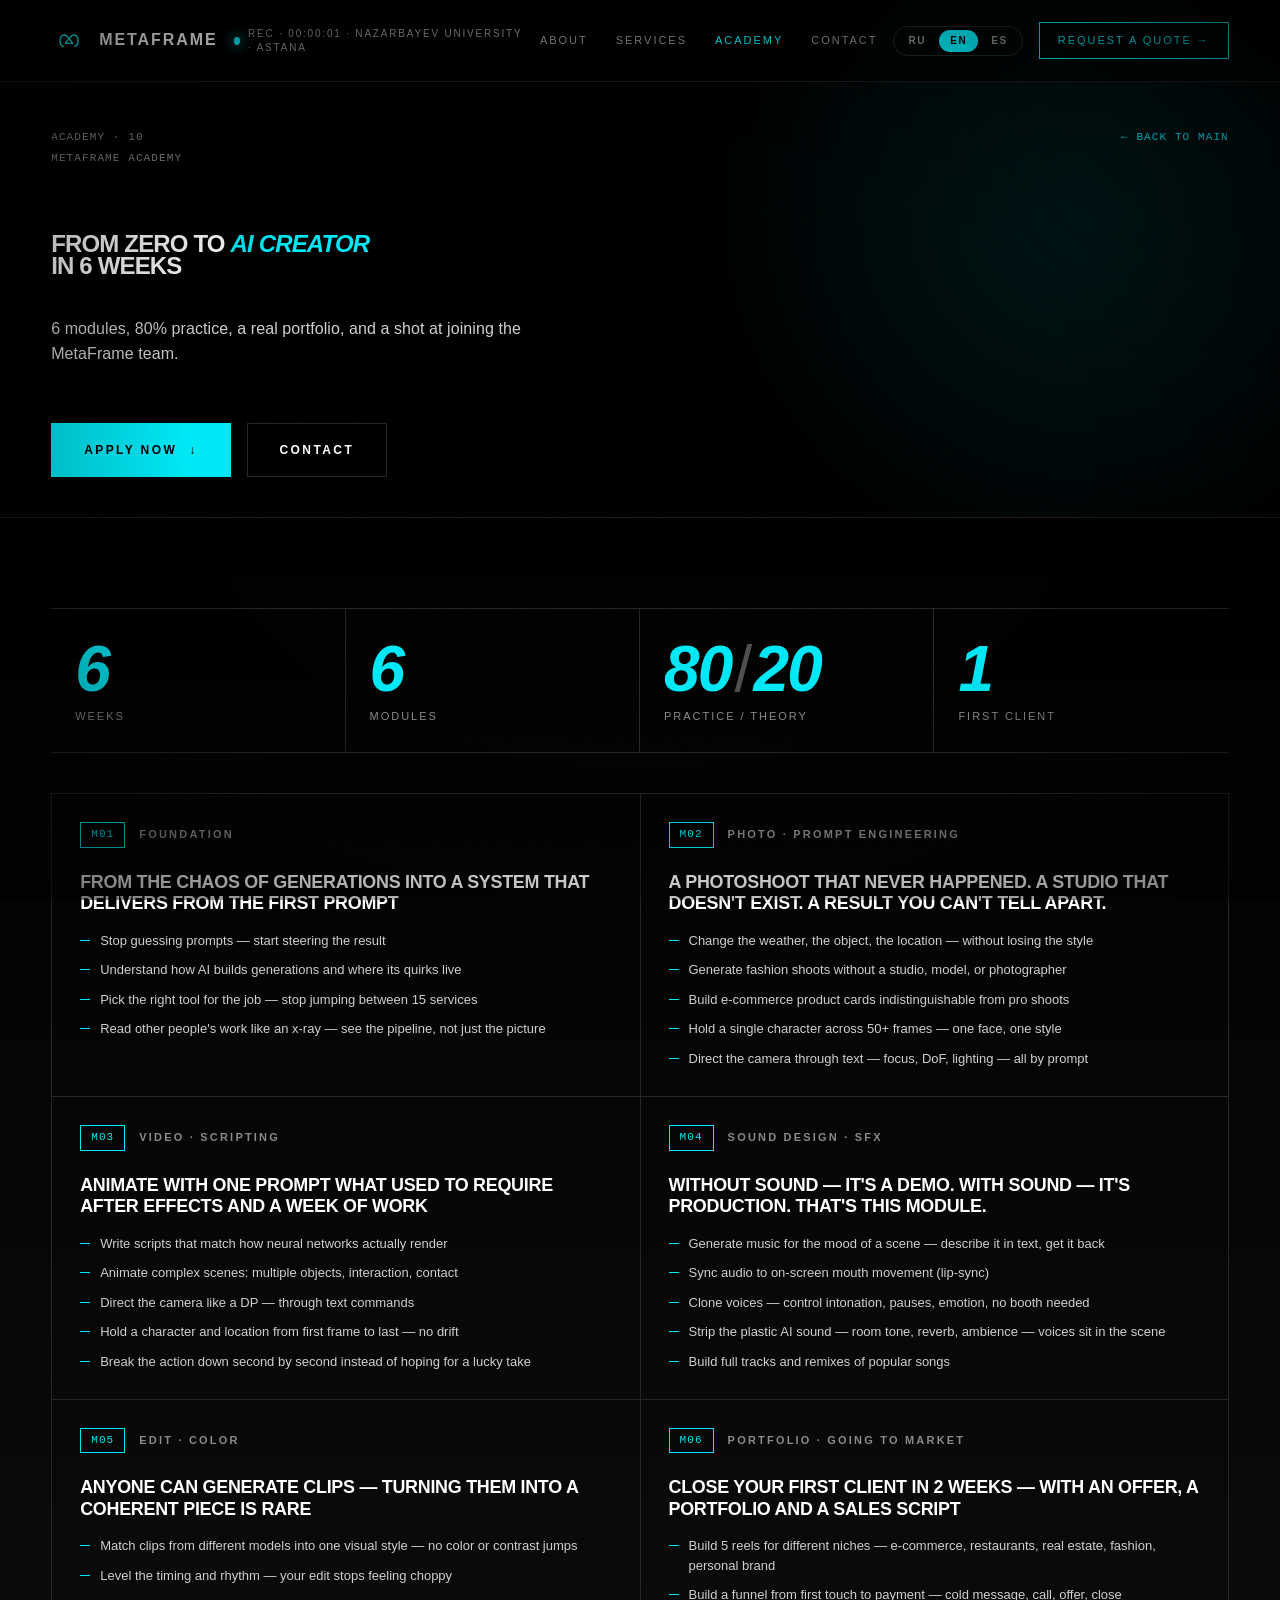
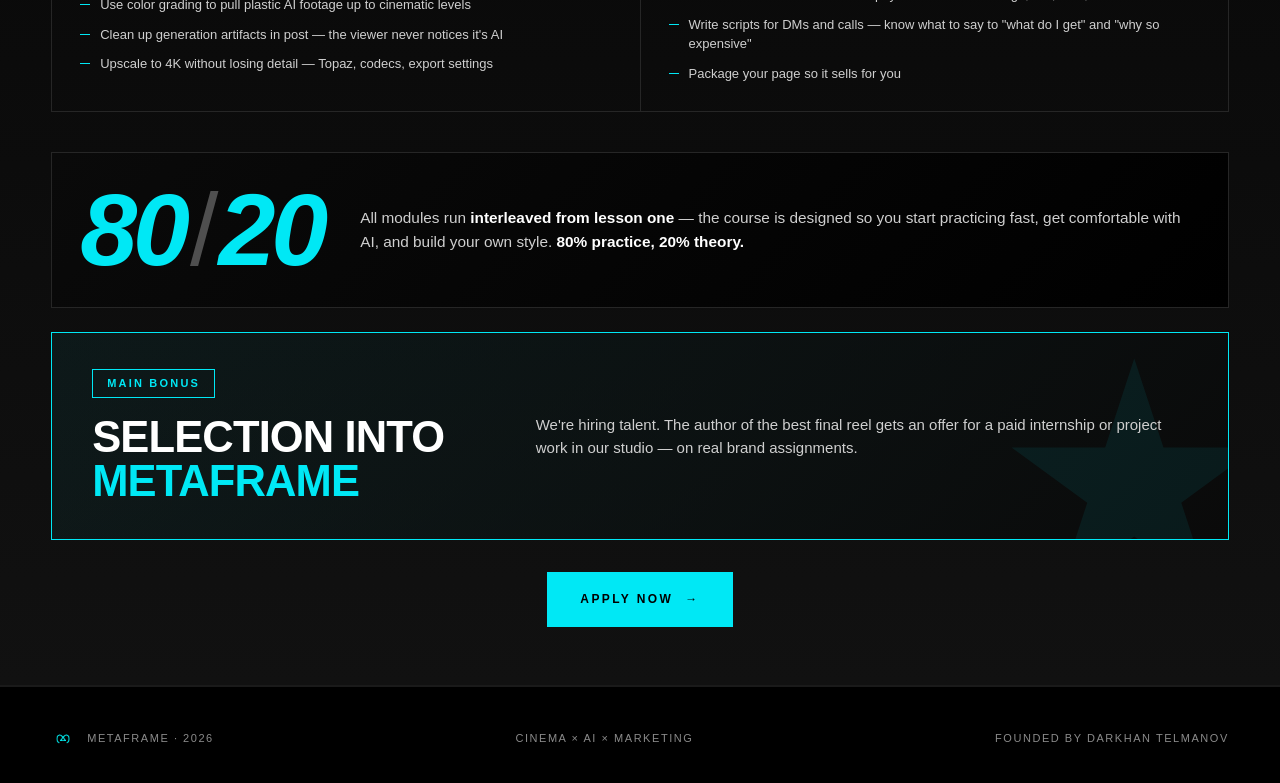
<file: academy.html>
<!DOCTYPE html>
<html lang="ru">
<head>
<meta charset="UTF-8">
<meta name="viewport" content="width=device-width, initial-scale=1.0">
<title>MetaFrame Academy — От нуля до AI-креатора за 6 недель</title>
<link rel="icon" type="image/png" href="logo.PNG">
<link href="https://fonts.cdnfonts.com/css/gilroy-bold" rel="stylesheet">
<link rel="stylesheet" href="styles.css">
</head>
<body>

<nav class="nav">
<div class="nav-logo"><a href="index.html" style="display:flex;align-items:center;gap:12px"><img src="logo.PNG" alt="MetaFrame"><span class="nav-logo-text">MetaFrame</span></a></div>
<div class="rec-indicator"><span class="rec-dot"></span><span class="rec-text">REC · Nazarbayev University · Astana</span></div>
<div class="nav-menu">
<a href="index.html#about" data-i18n="nav.about">О нас</a>
<a href="index.html#showreel" data-i18n="nav.services">Услуги</a>
<a href="academy.html" class="current" data-i18n="nav.academy">Академия</a>
<a href="index.html#contact" data-i18n="nav.contacts">Контакты</a>
</div>
<div class="lang-switch" role="group" aria-label="Language">
<button class="lang-btn" data-lang="ru" type="button">RU</button>
<button class="lang-btn" data-lang="en" type="button">EN</button>
<button class="lang-btn" data-lang="es" type="button">ES</button>
</div>
<a href="index.html#contact" class="nav-cta" data-i18n="nav.cta">Запросить смету →</a>
</nav>

<section class="hero" style="min-height:auto;padding-top:130px;padding-bottom:40px">
<div class="hero-bg"></div>
<div class="container">
<div class="hero-top reveal">
<div class="hero-top-left">
<span class="mono" data-i18n="course.eyebrow">Академия · 10</span>
<span class="mono" data-i18n="course.meta">MetaFrame Academy</span>
</div>
<div class="hero-coords">
<a href="index.html" class="mono" style="color:var(--cyan);text-decoration:none" data-i18n="course.back_to_main">← На главную</a>
</div>
</div>
<h1 class="hero-title display reveal delay-1" data-i18n-html="course.title" style="margin-bottom:32px">От нуля до <span class="accent">AI-креатора</span><br>за 6 недель</h1>
<div class="hero-actions reveal delay-2">
<p class="hero-subtitle" data-i18n="course.lede">6 модулей, 80% практики, готовое портфолио и шанс попасть в команду MetaFrame.</p>
<div class="hero-cta-row">
<a href="#modules" class="btn btn-primary"><span data-i18n="course.cta">Подать заявку</span> <span class="arrow">↓</span></a>
<a href="index.html#contact" class="btn btn-ghost" data-i18n="nav.contacts">Контакты</a>
</div>
</div>
</div>
</section>

<section class="academy" id="modules">
<div class="container">

<div class="academy-meta reveal">
<div class="a-stat"><div class="num">6</div><div class="lbl" data-i18n="course.s1">недель</div></div>
<div class="a-stat"><div class="num">6</div><div class="lbl" data-i18n="course.s2">модулей</div></div>
<div class="a-stat"><div class="num">80<span class="slash">/</span>20</div><div class="lbl" data-i18n="course.s3">практика / теория</div></div>
<div class="a-stat"><div class="num">1</div><div class="lbl" data-i18n="course.s4">первый клиент</div></div>
</div>

<div class="modules-grid reveal delay-1">
<article class="module-card">
<div class="module-head"><span class="module-num">M01</span><span class="module-tag" data-i18n="course.m1.tag">Фундамент</span></div>
<h3 class="module-title" data-i18n="course.m1.title">Из хаоса генераций — в систему, которая даёт результат с первого промпта</h3>
<ul class="module-list">
<li data-i18n="course.m1.b1">Перестаёшь угадывать промпты — начинаешь управлять результатом</li>
<li data-i18n="course.m1.b2">Разбираешься, как ИИ создаёт генерации и где у него тонкости</li>
<li data-i18n="course.m1.b3">Понимаешь, какой инструмент под какую задачу — без метаний между 15 сервисами</li>
<li data-i18n="course.m1.b4">Читаешь чужие работы как рентген — видишь не картинку, а пайплайн за ней</li>
</ul>
</article>
<article class="module-card">
<div class="module-head"><span class="module-num">M02</span><span class="module-tag" data-i18n="course.m2.tag">Фото · Промпт-инжиниринг</span></div>
<h3 class="module-title" data-i18n="course.m2.title">Фотосессия, которой не было. Студия, которая не существует. Результат, который не отличить.</h3>
<ul class="module-list">
<li data-i18n="course.m2.b1">Меняешь погоду, объект, локацию — без потери стиля</li>
<li data-i18n="course.m2.b2">Генерируешь fashion-фотосессии без студии, модели и фотографа</li>
<li data-i18n="course.m2.b3">Собираешь продуктовые карточки для e-commerce неотличимо от профи-съёмки</li>
<li data-i18n="course.m2.b4">Держишь единого персонажа на 50+ кадров — одно лицо, один стиль</li>
<li data-i18n="course.m2.b5">Управляешь камерой через текст — фокус, ГРИП, схема света, всё промптом</li>
</ul>
</article>
<article class="module-card">
<div class="module-head"><span class="module-num">M03</span><span class="module-tag" data-i18n="course.m3.tag">Видео · Сценаристика</span></div>
<h3 class="module-title" data-i18n="course.m3.title">Анимируешь одним промптом то, что раньше требовало After Effects и неделю работы</h3>
<ul class="module-list">
<li data-i18n="course.m3.b1">Пишешь сценарии под логику нейросетей — то, что модель реально отрендерит</li>
<li data-i18n="course.m3.b2">Анимируешь сложные сцены: несколько объектов, взаимодействие, контакт</li>
<li data-i18n="course.m3.b3">Управляешь камерой как оператор — через текстовые команды</li>
<li data-i18n="course.m3.b4">Держишь персонажа и локацию от первого кадра до последнего — без «дрифта»</li>
<li data-i18n="course.m3.b5">Раскладываешь действие по секундам, а не надеешься на случайный результат</li>
</ul>
</article>
<article class="module-card">
<div class="module-head"><span class="module-num">M04</span><span class="module-tag" data-i18n="course.m4.tag">Саунд-дизайн · SFX</span></div>
<h3 class="module-title" data-i18n="course.m4.title">Без звука — демка. Со звуком — продакшн. Разница — этот модуль.</h3>
<ul class="module-list">
<li data-i18n="course.m4.b1">Генерируешь музыку под настроение сцены — описываешь текстом, получаешь готовое</li>
<li data-i18n="course.m4.b2">Синхронизируешь звук с движением губ в кадре (lip-sync)</li>
<li data-i18n="course.m4.b3">Клонируешь голос — управляешь интонацией, паузами, эмоцией без диктора</li>
<li data-i18n="course.m4.b4">Убираешь «пластиковое» AI-звучание — комната, реверб, фон — голос садится в сцену</li>
<li data-i18n="course.m4.b5">Делаешь полноценные треки и ремиксы популярных песен</li>
</ul>
</article>
<article class="module-card">
<div class="module-head"><span class="module-num">M05</span><span class="module-tag" data-i18n="course.m5.tag">Монтаж · Колор</span></div>
<h3 class="module-title" data-i18n="course.m5.title">Сгенерировать отрывки может каждый — смонтировать в цельную картину единицы</h3>
<ul class="module-list">
<li data-i18n="course.m5.b1">Сводишь клипы из разных моделей в один визуальный стиль — без скачков цвета и контраста</li>
<li data-i18n="course.m5.b2">Выравниваешь тайминг и ритм — монтаж перестаёт быть обрывистым</li>
<li data-i18n="course.m5.b3">Колор-грейдингом вытягиваешь «пластиковую» AI-картинку до кинематографа</li>
<li data-i18n="course.m5.b4">Убираешь артефакты генерации на постпродакшне — зритель не замечает, что это AI</li>
<li data-i18n="course.m5.b5">Апскейлишь до 4K без потери деталей — Topaz, кодеки, настройки экспорта</li>
</ul>
</article>
<article class="module-card">
<div class="module-head"><span class="module-num">M06</span><span class="module-tag" data-i18n="course.m6.tag">Портфолио · Выход в рынок</span></div>
<h3 class="module-title" data-i18n="course.m6.title">Закрываешь первого клиента за 2 недели — с готовым оффером, портфолио и скриптом</h3>
<ul class="module-list">
<li data-i18n="course.m6.b1">Собираешь 5 роликов под разные ниши — e-commerce, рестораны, недвижимость, fashion, личный бренд</li>
<li data-i18n="course.m6.b2">Выстраиваешь воронку от первого касания до оплаты — холодное, созвон, оффер, закрытие</li>
<li data-i18n="course.m6.b3">Пишешь скрипты для переписки и созвонов — знаешь, что отвечать на «а что я получу» и «почему так дорого»</li>
<li data-i18n="course.m6.b4">Упаковываешь страницу так, чтобы она продавала за тебя</li>
</ul>
</article>
</div>

<div class="methodology reveal delay-2">
<div class="method-num">80<span class="slash">/</span>20</div>
<p class="method-text" data-i18n-html="course.method">Все модули идут <strong>в перемешку, начиная с первого урока</strong> — курс направлен на то, чтобы вы скорее начали практиковаться, привыкали к ИИ и нарабатывали свой стиль. <strong>80% практики, 20% теории.</strong></p>
</div>

<div class="academy-bonus reveal delay-3">
<div>
<span class="bonus-tag" data-i18n="course.bonus.tag">Главный бонус</span>
<h3 class="bonus-title" data-i18n-html="course.bonus.title">Отбор в <span style="color:var(--cyan)">MetaFrame</span></h3>
</div>
<p class="bonus-desc" data-i18n="course.bonus.desc">Мы ищем таланты. Автор лучшего финального ролика получает оффер на оплачиваемую стажировку или проектную работу в нашей студии — над реальными заказами для брендов.</p>
</div>

<div class="academy-cta-row reveal delay-3">
<a href="index.html#contact" class="btn btn-primary"><span data-i18n="course.cta">Подать заявку</span> <span class="arrow">→</span></a>
</div>
</div>
</section>

<footer>
<div class="left"><img src="logo.PNG" alt="MetaFrame"><span>MetaFrame · 2026</span></div>
<div>Cinema × AI × Marketing</div>
<div data-i18n="footer.founded">Founded by Darkhan Telmanov</div>
</footer>

<script src="app.js"></script>
</body>
</html>
</file>
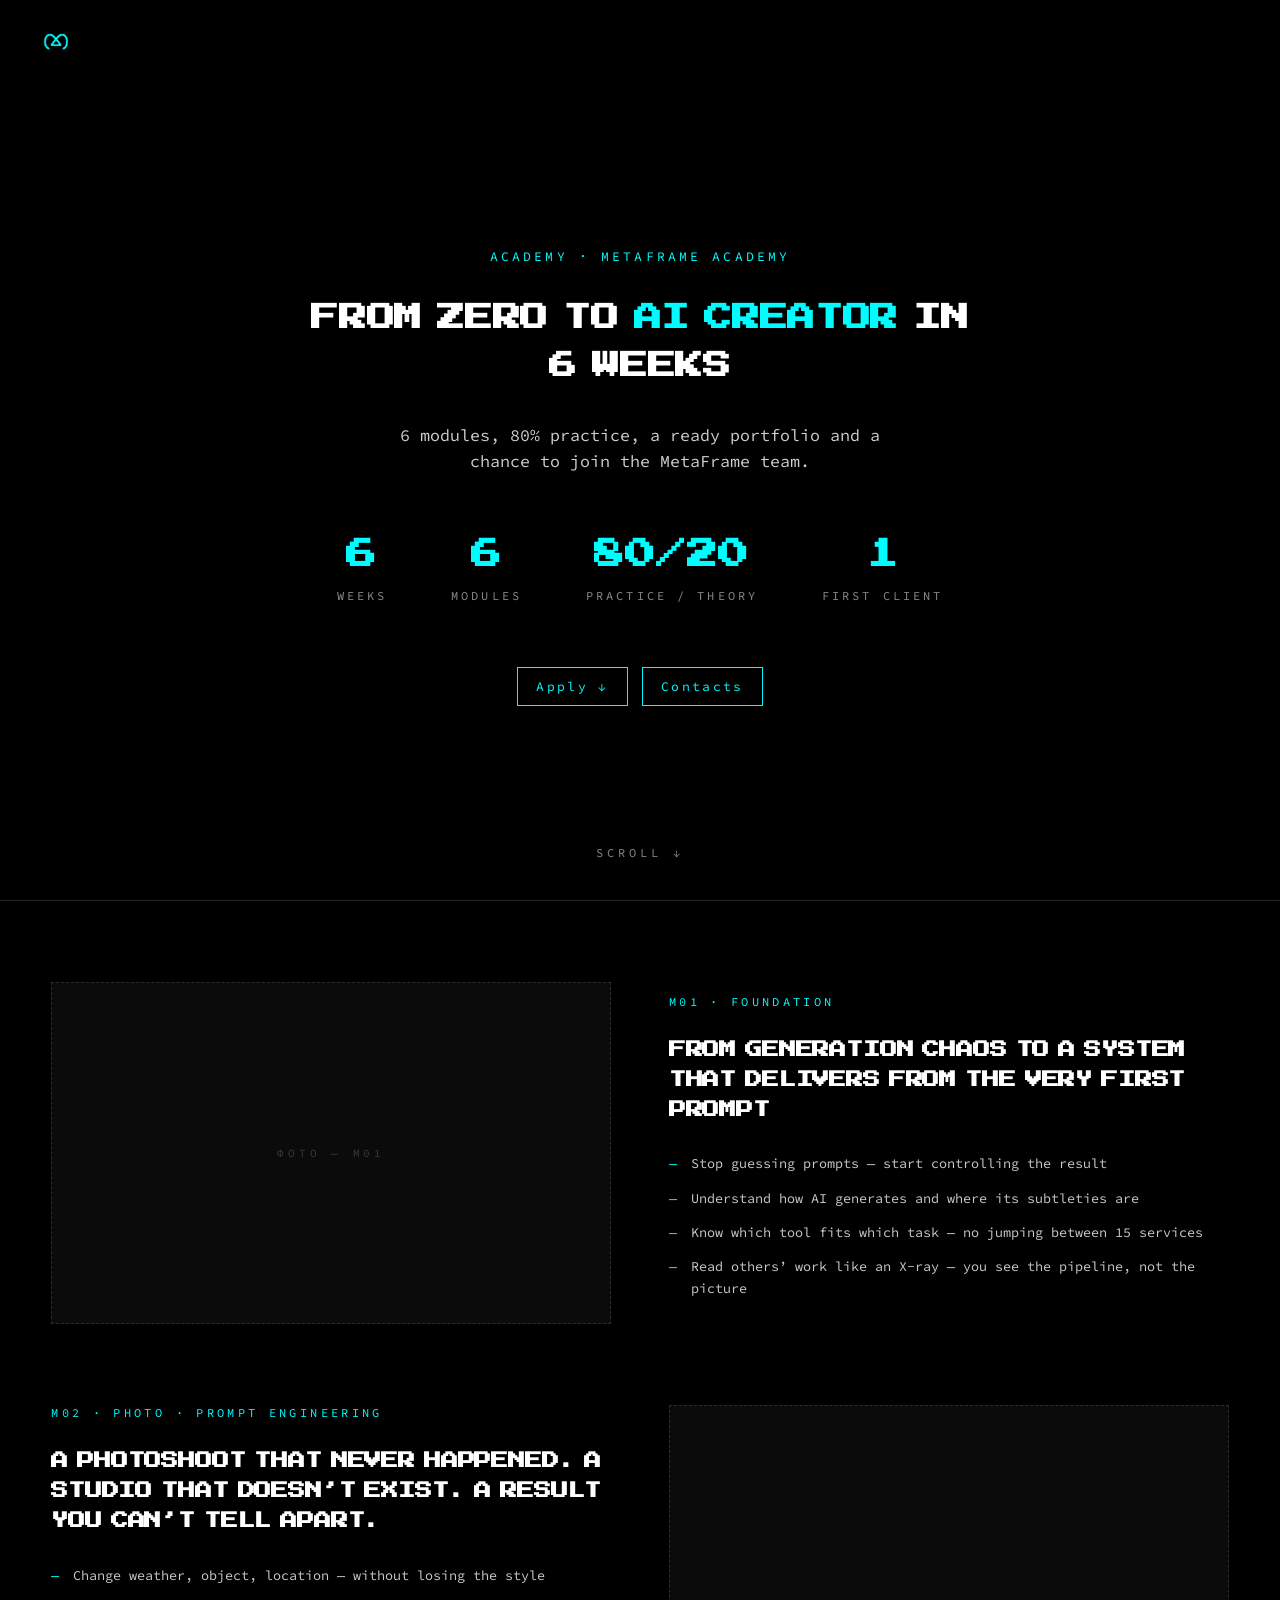
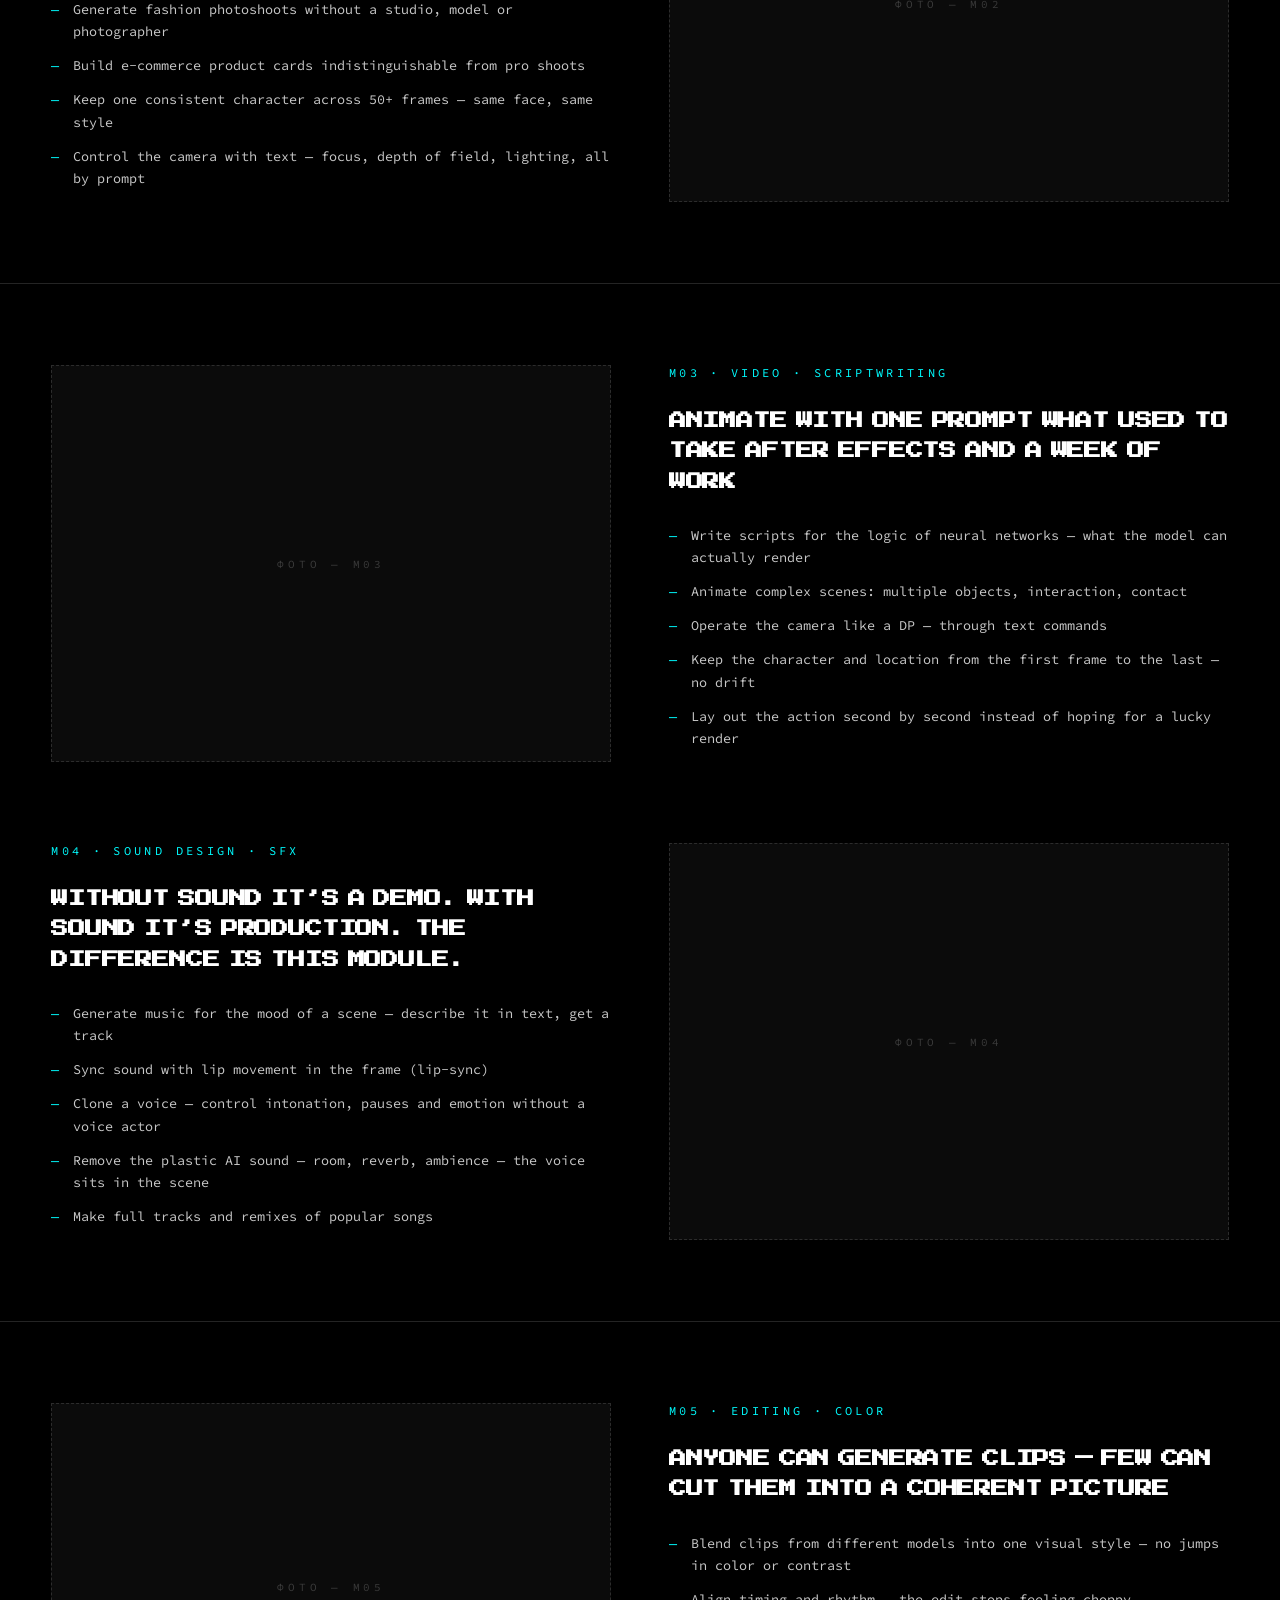
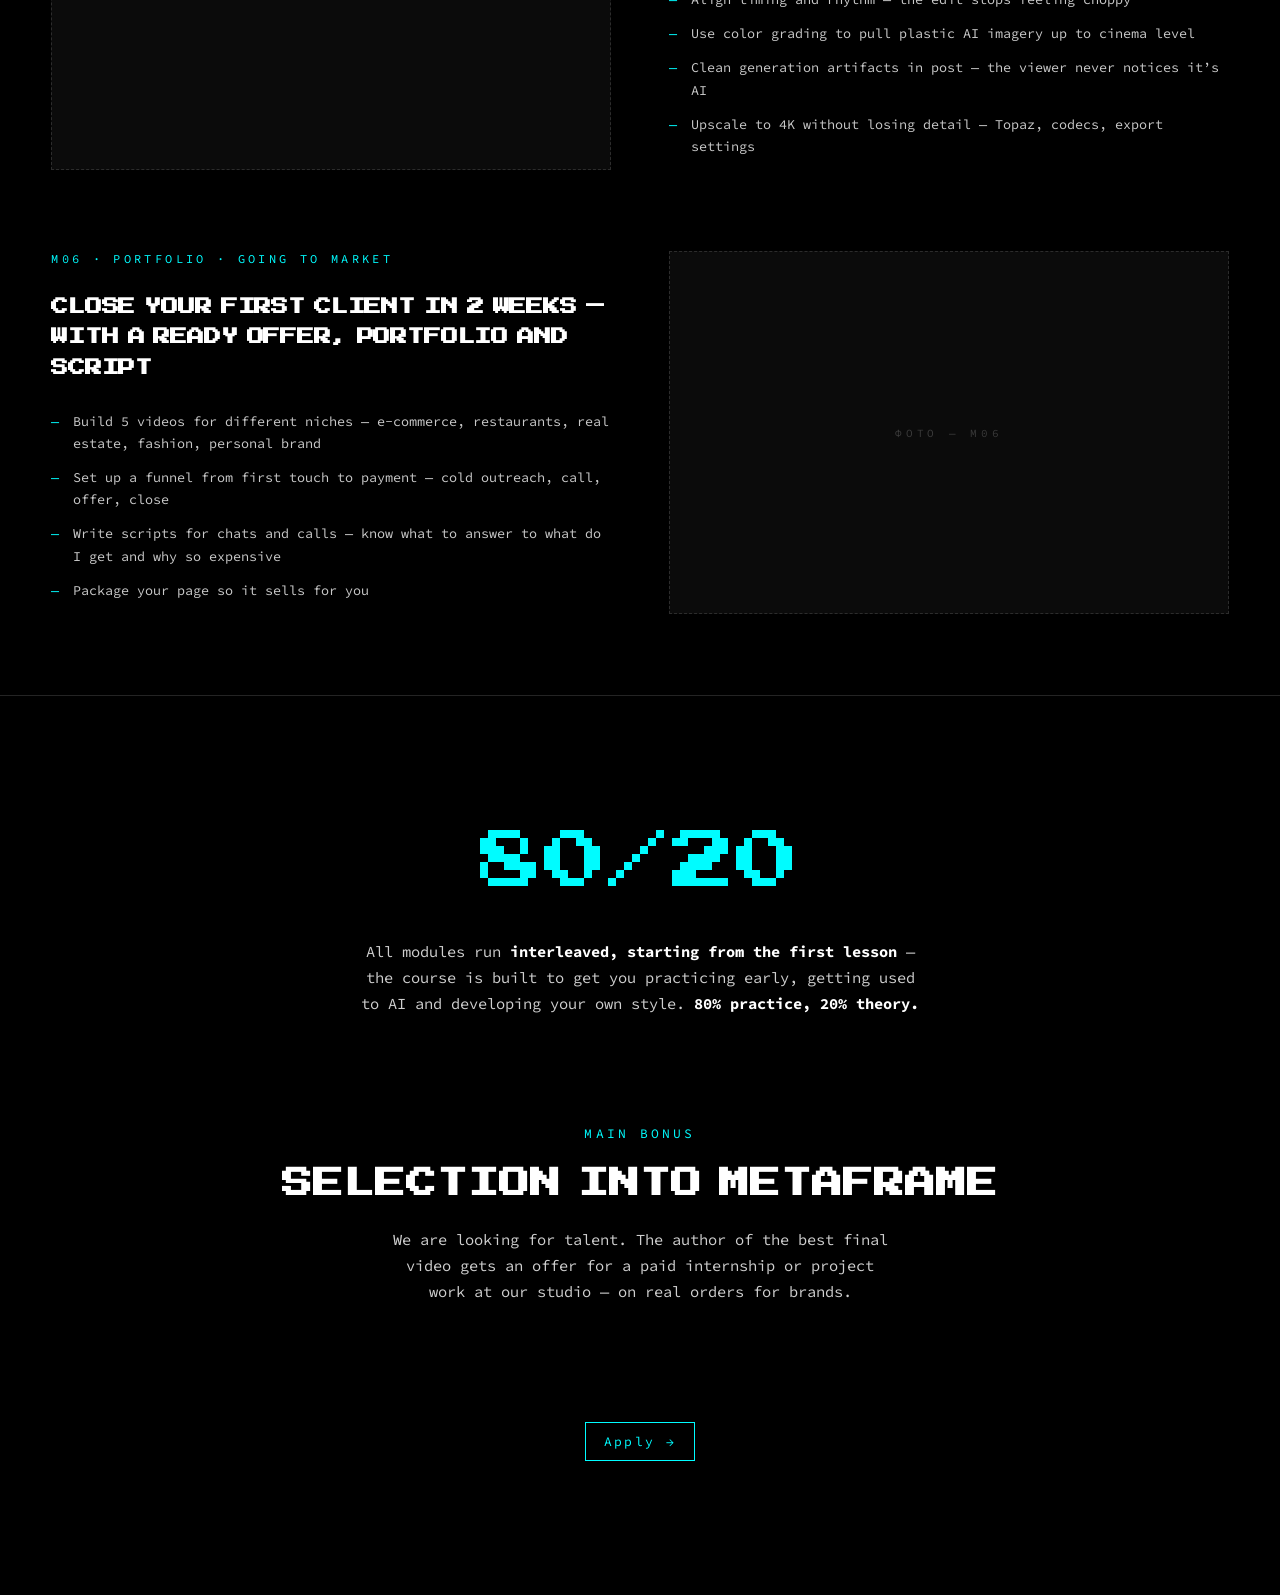
<file: ai-academy.html>
<!DOCTYPE html>
<html lang="ru">
<head>
<meta charset="UTF-8">
<meta name="viewport" content="width=device-width, initial-scale=1">
<title>AI Academy — METAFRAME</title>
<style>
  @font-face{font-family:'Press Start 2P';src:url('assets/fonts/PressStart2P-Regular.ttf') format('truetype');font-weight:400;font-display:swap;}
  @font-face{font-family:'Source Code Pro';src:url('assets/fonts/SourceCodePro-VariableFont_wght.ttf') format('truetype-variations');font-weight:200 900;font-display:swap;}
  :root{--brand:#00FCFF; --line:#242424}
  *{margin:0;padding:0;box-sizing:border-box}
  body{
    background:#000; color:#fff;
    font-family:'Source Code Pro', monospace;
    -webkit-font-smoothing:antialiased;
  }

  /* ---------- шапка ---------- */
  header{
    position:fixed; inset:0 0 auto 0; z-index:10;
    display:flex; align-items:center; justify-content:space-between;
    padding:20px 34px;
    mix-blend-mode:screen;
  }
  header img{height:44px; display:block}

  /* ---------- hero ---------- */
  .hero{
    min-height:100vh;
    display:flex; flex-direction:column; justify-content:center; align-items:center;
    text-align:center;
    padding:16vh 7vw 10vh;
    position:relative;
  }
  .hero .label{
    color:var(--brand); font-size:13px; letter-spacing:.24em;
    margin-bottom:30px;
  }
  .hero h1{
    font-family:'Press Start 2P','Source Code Pro',monospace;
    word-spacing:-.45em;
    font-weight:700; text-transform:uppercase;
    font-size:clamp(19px, 2.2vw, 36px);
    line-height:1.7; letter-spacing:-.01em;
    max-width:30ch;
  }
  .hero h1 .accent{color:var(--brand)}
  .hero .sub{
    margin-top:32px;
    font-size:clamp(15px,1.3vw,19px); line-height:1.6;
    color:#cfcfcf; max-width:52ch;
  }
  .stats{
    display:flex; gap:5vw; flex-wrap:wrap; justify-content:center;
    margin-top:7vh;
  }
  .stats div{text-align:center}
  .stats b{
    display:block;
    font-family:'Press Start 2P','Source Code Pro',monospace;
    font-size:clamp(22px,2.4vw,40px); color:var(--brand);
    margin-bottom:14px;
  }
  .stats span{font-size:12px; letter-spacing:.26em; color:#8a8a8a; text-transform:uppercase}
  .hnav{display:flex; gap:14px; justify-content:center; margin-top:7vh}
  .hnav a{
    color:var(--brand); text-decoration:none;
    font-size:13px; letter-spacing:.18em;
    border:1px solid var(--brand);
    padding:10px 18px;
    transition:background .2s, color .2s;
  }
  .hnav a:hover{background:var(--brand); color:#000}
  .hero .scroll{
    position:absolute; left:50%; bottom:4.5vh;
    transform:translateX(-50%);
    font-size:12px; letter-spacing:.34em; color:#888;
    animation: bob 2.2s ease-in-out infinite;
  }
  @keyframes bob{0%,100%{transform:translate(-50%,0)}50%{transform:translate(-50%,10px)}}

  /* ---------- слайды: 2 модуля на слайд ---------- */
  .slide{
    min-height:100vh;
    padding:9vh 4vw;
    display:flex; flex-direction:column; justify-content:center;
    gap:9vh;
    border-top:1px solid var(--line);
  }
  .module{
    display:grid;
    grid-template-columns:1fr 1fr;
    gap:0 4.5vw;
    align-items:center;
    min-height:38vh;
  }
  .module.rev .ph{order:2}
  .module.rev .mtext{order:1}

  /* пустышка под фото — половина слайда */
  .ph{
    align-self:stretch;
    min-height:38vh;
    background:#0b0b0b;
    border:1px dashed #2c2c2c;
    display:flex; align-items:center; justify-content:center;
    font-size:11px; letter-spacing:.34em; color:#3a3a3a;
    text-transform:uppercase;
  }

  .mnum{
    color:var(--brand); font-size:12px; letter-spacing:.28em;
    text-transform:uppercase;
    margin-bottom:26px;
  }
  .mtext h3{
    font-family:'Press Start 2P','Source Code Pro',monospace;
    word-spacing:-.45em;
    font-weight:700; text-transform:uppercase;
    font-size:clamp(14px, 1.35vw, 22px);
    line-height:1.75; letter-spacing:-.01em;
    margin-bottom:28px;
  }
  .mtext ul{list-style:none}
  .mtext li{
    font-size:clamp(13px, 1.05vw, 16px);
    line-height:1.65; color:#c9c9c9;
    padding-left:22px; position:relative;
    margin-bottom:12px;
  }
  .mtext li::before{content:'—'; position:absolute; left:0; color:var(--brand)}

  /* ---------- финал: 80/20 + отбор ---------- */
  .finale{
    min-height:100vh;
    border-top:1px solid var(--line);
    padding:14vh 7vw;
    display:flex; flex-direction:column; justify-content:center; align-items:center;
    text-align:center;
  }
  .finale .big{
    font-family:'Press Start 2P','Source Code Pro',monospace;
    word-spacing:-.45em;
    font-size:clamp(34px,5vw,80px); color:var(--brand);
    margin-bottom:5vh;
  }
  .finale .note{
    font-size:clamp(14px,1.2vw,18px); line-height:1.7; color:#cfcfcf;
    max-width:62ch; margin-bottom:12vh;
  }
  .finale .note b{color:#fff}
  .finale .label{color:var(--brand); font-size:13px; letter-spacing:.24em; margin-bottom:26px}
  .finale h2{
    font-family:'Press Start 2P','Source Code Pro',monospace;
    word-spacing:-.45em;
    font-weight:700; text-transform:uppercase;
    font-size:clamp(20px,2.4vw,40px);
    margin-bottom:28px;
  }
  .finale .bonus{
    font-size:clamp(14px,1.2vw,18px); line-height:1.7; color:#cfcfcf;
    max-width:56ch; margin-bottom:6vh;
  }

  /* появление при скролле */
  .fade{opacity:0; transform:translateY(26px); transition:opacity .7s ease, transform .7s ease}
  .fade.in{opacity:1; transform:none}

  @media (max-width:760px){
    .module{grid-template-columns:1fr; gap:22px; min-height:auto}
    .module.rev .ph{order:0}
    .module.rev .mtext{order:0}
    .ph{min-height:44vw}
    .slide{gap:11vh}
    header img{height:36px}
  }
</style>
</head>
<body>

<header>
  <a href="index.html"><img src="assets/logo.png" alt="METAFRAME"></a>
</header>

<section class="hero">
  <p class="label" data-i18n="label">АКАДЕМИЯ · METAFRAME ACADEMY</p>
  <h1 data-i18n="h1">От нуля до <span class="accent">AI-креатора</span> за 6&nbsp;недель</h1>
  <p class="sub" data-i18n="sub">6 модулей, 80% практики, готовое портфолио и шанс попасть в команду MetaFrame.</p>
  <div class="stats">
    <div><b>6</b><span data-i18n="s1">недель</span></div>
    <div><b>6</b><span data-i18n="s2">модулей</span></div>
    <div><b>80/20</b><span data-i18n="s3">практика / теория</span></div>
    <div><b>1</b><span data-i18n="s4">первый клиент</span></div>
  </div>
  <nav class="hnav">
    <a href="#modules" data-i18n="a_apply">Подать заявку ↓</a>
    <a href="index.html#directions" data-i18n="a_contacts">Контакты</a>
  </nav>
  <span class="scroll">SCROLL ↓</span>
</section>

<section class="slide" id="modules">

  <div class="module fade">
    <div class="ph">Фото — M01</div>
    <div class="mtext" data-i18n="m1">
      <p class="mnum">M01 · Фундамент</p>
      <h3>Из хаоса генераций — в систему, которая даёт результат с первого промпта</h3>
      <ul>
        <li>Перестаёшь угадывать промпты — начинаешь управлять результатом</li>
        <li>Разбираешься, как ИИ создаёт генерации и где у него тонкости</li>
        <li>Понимаешь, какой инструмент под какую задачу — без метаний между 15 сервисами</li>
        <li>Читаешь чужие работы как рентген — видишь не картинку, а пайплайн за ней</li>
      </ul>
    </div>
  </div>

  <div class="module rev fade">
    <div class="ph">Фото — M02</div>
    <div class="mtext" data-i18n="m2">
      <p class="mnum">M02 · Фото · Промпт-инжиниринг</p>
      <h3>Фотосессия, которой не было. Студия, которая не существует. Результат, который не отличить.</h3>
      <ul>
        <li>Меняешь погоду, объект, локацию — без потери стиля</li>
        <li>Генерируешь fashion-фотосессии без студии, модели и фотографа</li>
        <li>Собираешь продуктовые карточки для e-commerce неотличимо от профи-съёмки</li>
        <li>Держишь единого персонажа на 50+ кадров — одно лицо, один стиль</li>
        <li>Управляешь камерой через текст — фокус, ГРИП, схема света, всё промптом</li>
      </ul>
    </div>
  </div>

</section>

<section class="slide">

  <div class="module fade">
    <div class="ph">Фото — M03</div>
    <div class="mtext" data-i18n="m3">
      <p class="mnum">M03 · Видео · Сценаристика</p>
      <h3>Анимируешь одним промптом то, что раньше требовало After Effects и неделю работы</h3>
      <ul>
        <li>Пишешь сценарии под логику нейросетей — то, что модель реально отрендерит</li>
        <li>Анимируешь сложные сцены: несколько объектов, взаимодействие, контакт</li>
        <li>Управляешь камерой как оператор — через текстовые команды</li>
        <li>Держишь персонажа и локацию от первого кадра до последнего — без «дрифта»</li>
        <li>Раскладываешь действие по секундам, а не надеешься на случайный результат</li>
      </ul>
    </div>
  </div>

  <div class="module rev fade">
    <div class="ph">Фото — M04</div>
    <div class="mtext" data-i18n="m4">
      <p class="mnum">M04 · Саунд-дизайн · SFX</p>
      <h3>Без звука — демка. Со звуком — продакшн. Разница — этот модуль.</h3>
      <ul>
        <li>Генерируешь музыку под настроение сцены — описываешь текстом, получаешь готовое</li>
        <li>Синхронизируешь звук с движением губ в кадре (lip-sync)</li>
        <li>Клонируешь голос — управляешь интонацией, паузами, эмоцией без диктора</li>
        <li>Убираешь «пластиковое» AI-звучание — комната, реверб, фон — голос садится в сцену</li>
        <li>Делаешь полноценные треки и ремиксы популярных песен</li>
      </ul>
    </div>
  </div>

</section>

<section class="slide">

  <div class="module fade">
    <div class="ph">Фото — M05</div>
    <div class="mtext" data-i18n="m5">
      <p class="mnum">M05 · Монтаж · Колор</p>
      <h3>Сгенерировать отрывки может каждый — смонтировать в цельную картину единицы</h3>
      <ul>
        <li>Сводишь клипы из разных моделей в один визуальный стиль — без скачков цвета и контраста</li>
        <li>Выравниваешь тайминг и ритм — монтаж перестаёт быть обрывистым</li>
        <li>Колор-грейдингом вытягиваешь «пластиковую» AI-картинку до кинематографа</li>
        <li>Убираешь артефакты генерации на постпродакшне — зритель не замечает, что это AI</li>
        <li>Апскейлишь до 4K без потери деталей — Topaz, кодеки, настройки экспорта</li>
      </ul>
    </div>
  </div>

  <div class="module rev fade">
    <div class="ph">Фото — M06</div>
    <div class="mtext" data-i18n="m6">
      <p class="mnum">M06 · Портфолио · Выход в рынок</p>
      <h3>Закрываешь первого клиента за 2 недели — с готовым оффером, портфолио и скриптом</h3>
      <ul>
        <li>Собираешь 5 роликов под разные ниши — e-commerce, рестораны, недвижимость, fashion, личный бренд</li>
        <li>Выстраиваешь воронку от первого касания до оплаты — холодное, созвон, оффер, закрытие</li>
        <li>Пишешь скрипты для переписки и созвонов — знаешь, что отвечать на «а что я получу» и «почему так дорого»</li>
        <li>Упаковываешь страницу так, чтобы она продавала за тебя</li>
      </ul>
    </div>
  </div>

</section>

<section class="finale">
  <p class="big">80/20</p>
  <p class="note" data-i18n="fin_note">Все модули идут <b>в перемешку, начиная с первого урока</b> — курс направлен на то, чтобы вы скорее начали практиковаться, привыкали к ИИ и нарабатывали свой стиль. <b>80% практики, 20% теории.</b></p>

  <p class="label" data-i18n="fin_label">ГЛАВНЫЙ БОНУС</p>
  <h2 data-i18n="fin_h2">Отбор в MetaFrame</h2>
  <p class="bonus" data-i18n="fin_bonus">Мы ищем таланты. Автор лучшего финального ролика получает оффер на оплачиваемую стажировку или проектную работу в нашей студии — над реальными заказами для брендов.</p>
  <nav class="hnav">
    <a href="index.html#directions" data-i18n="fin_cta">Подать заявку →</a>
  </nav>
</section>

<script>
  /* появление модулей при скролле */
  const io = new IntersectionObserver(es=>{
    es.forEach(e=>{ if(e.isIntersecting) e.target.classList.add('in'); });
  }, {threshold:.18});
  document.querySelectorAll('.fade').forEach(el=>io.observe(el));
</script>

<script>
  /* лёгкое инерционное скольжение при скролле колесом */
  (()=>{
    if (matchMedia('(pointer:coarse)').matches) return;
    let target = scrollY, cur = scrollY, raf = null;
    const maxY = ()=> document.documentElement.scrollHeight - innerHeight;
    function tick(){
      cur += (target - cur) * .14;
      if (Math.abs(target - cur) < .5){ cur = target; raf = null; }
      else raf = requestAnimationFrame(tick);
      scrollTo({top:cur, left:0, behavior:'instant'});
    }
    addEventListener('wheel', e=>{
      if (e.ctrlKey) return;
      e.preventDefault();
      const d = e.deltaMode === 1 ? e.deltaY*16 : e.deltaY;
      target = Math.max(0, Math.min(maxY(), target + d));
      if (!raf) raf = requestAnimationFrame(tick);
    }, {passive:false});
    addEventListener('scroll', ()=>{ if (raf === null) target = cur = scrollY; }, {passive:true});
  })();
</script>

<script>
/* i18n: язык по языку устройства (ru по умолчанию, иначе en/es/kk) */
(function(){
  const D = {
  en: {
    label:"ACADEMY · METAFRAME ACADEMY",
    h1:'From zero to <span class="accent">AI creator</span> in 6&nbsp;weeks',
    sub:"6 modules, 80% practice, a ready portfolio and a chance to join the MetaFrame team.",
    s1:"weeks", s2:"modules", s3:"practice / theory", s4:"first client",
    a_apply:"Apply ↓", a_contacts:"Contacts",
    m1:'<p class="mnum">M01 · Foundation</p><h3>From generation chaos to a system that delivers from the very first prompt</h3><ul><li>Stop guessing prompts — start controlling the result</li><li>Understand how AI generates and where its subtleties are</li><li>Know which tool fits which task — no jumping between 15 services</li><li>Read others\u2019 work like an X-ray — you see the pipeline, not the picture</li></ul>',
    m2:'<p class="mnum">M02 · Photo · Prompt engineering</p><h3>A photoshoot that never happened. A studio that doesn\u2019t exist. A result you can\u2019t tell apart.</h3><ul><li>Change weather, object, location — without losing the style</li><li>Generate fashion photoshoots without a studio, model or photographer</li><li>Build e-commerce product cards indistinguishable from pro shoots</li><li>Keep one consistent character across 50+ frames — same face, same style</li><li>Control the camera with text — focus, depth of field, lighting, all by prompt</li></ul>',
    m3:'<p class="mnum">M03 · Video · Scriptwriting</p><h3>Animate with one prompt what used to take After Effects and a week of work</h3><ul><li>Write scripts for the logic of neural networks — what the model can actually render</li><li>Animate complex scenes: multiple objects, interaction, contact</li><li>Operate the camera like a DP — through text commands</li><li>Keep the character and location from the first frame to the last — no drift</li><li>Lay out the action second by second instead of hoping for a lucky render</li></ul>',
    m4:'<p class="mnum">M04 · Sound design · SFX</p><h3>Without sound it\u2019s a demo. With sound it\u2019s production. The difference is this module.</h3><ul><li>Generate music for the mood of a scene — describe it in text, get a track</li><li>Sync sound with lip movement in the frame (lip-sync)</li><li>Clone a voice — control intonation, pauses and emotion without a voice actor</li><li>Remove the plastic AI sound — room, reverb, ambience — the voice sits in the scene</li><li>Make full tracks and remixes of popular songs</li></ul>',
    m5:'<p class="mnum">M05 · Editing · Color</p><h3>Anyone can generate clips — few can cut them into a coherent picture</h3><ul><li>Blend clips from different models into one visual style — no jumps in color or contrast</li><li>Align timing and rhythm — the edit stops feeling choppy</li><li>Use color grading to pull plastic AI imagery up to cinema level</li><li>Clean generation artifacts in post — the viewer never notices it\u2019s AI</li><li>Upscale to 4K without losing detail — Topaz, codecs, export settings</li></ul>',
    m6:'<p class="mnum">M06 · Portfolio · Going to market</p><h3>Close your first client in 2 weeks — with a ready offer, portfolio and script</h3><ul><li>Build 5 videos for different niches — e-commerce, restaurants, real estate, fashion, personal brand</li><li>Set up a funnel from first touch to payment — cold outreach, call, offer, close</li><li>Write scripts for chats and calls — know what to answer to what do I get and why so expensive</li><li>Package your page so it sells for you</li></ul>',
    fin_note:'All modules run <b>interleaved, starting from the first lesson</b> — the course is built to get you practicing early, getting used to AI and developing your own style. <b>80% practice, 20% theory.</b>',
    fin_label:"MAIN BONUS", fin_h2:"Selection into MetaFrame",
    fin_bonus:"We are looking for talent. The author of the best final video gets an offer for a paid internship or project work at our studio — on real orders for brands.",
    fin_cta:"Apply →"
  },
  es: {
    label:"ACADEMIA · METAFRAME ACADEMY",
    h1:'De cero a <span class="accent">creador de IA</span> en 6&nbsp;semanas',
    sub:"6 módulos, 80% de práctica, un portafolio listo y la oportunidad de entrar al equipo de MetaFrame.",
    s1:"semanas", s2:"módulos", s3:"práctica / teoría", s4:"primer cliente",
    a_apply:"Postúlate ↓", a_contacts:"Contactos",
    m1:'<p class="mnum">M01 · Fundamentos</p><h3>Del caos de generaciones a un sistema que da resultado desde el primer prompt</h3><ul><li>Dejas de adivinar prompts — empiezas a controlar el resultado</li><li>Entiendes cómo genera la IA y dónde están sus sutilezas</li><li>Sabes qué herramienta usar para cada tarea — sin saltar entre 15 servicios</li><li>Lees los trabajos ajenos como una radiografía — ves el pipeline, no la imagen</li></ul>',
    m2:'<p class="mnum">M02 · Foto · Ingeniería de prompts</p><h3>Una sesión de fotos que no existió. Un estudio que no existe. Un resultado indistinguible.</h3><ul><li>Cambias clima, objeto y locación — sin perder el estilo</li><li>Generas sesiones fashion sin estudio, modelo ni fotógrafo</li><li>Creas fichas de producto para e-commerce indistinguibles de una sesión profesional</li><li>Mantienes un personaje único en 50+ tomas — una cara, un estilo</li><li>Controlas la cámara con texto — foco, profundidad de campo, luz, todo por prompt</li></ul>',
    m3:'<p class="mnum">M03 · Video · Guion</p><h3>Animas con un prompt lo que antes exigía After Effects y una semana de trabajo</h3><ul><li>Escribes guiones para la lógica de las redes neuronales — lo que el modelo sí puede renderizar</li><li>Animas escenas complejas: varios objetos, interacción, contacto</li><li>Manejas la cámara como un operador — con comandos de texto</li><li>Mantienes personaje y locación del primer al último plano — sin drift</li><li>Desglosas la acción por segundos en vez de esperar un resultado casual</li></ul>',
    m4:'<p class="mnum">M04 · Diseño de sonido · SFX</p><h3>Sin sonido es una demo. Con sonido es producción. La diferencia es este módulo.</h3><ul><li>Generas música según el ánimo de la escena — la describes en texto y la obtienes</li><li>Sincronizas el sonido con los labios en el cuadro (lip-sync)</li><li>Clonas una voz — controlas entonación, pausas y emoción sin locutor</li><li>Eliminas el sonido plástico de la IA — sala, reverb, ambiente — la voz se asienta en la escena</li><li>Haces pistas completas y remixes de canciones populares</li></ul>',
    m5:'<p class="mnum">M05 · Montaje · Color</p><h3>Generar clips puede cualquiera — montarlos en una pieza coherente, muy pocos</h3><ul><li>Unes clips de distintos modelos en un solo estilo visual — sin saltos de color ni contraste</li><li>Ajustas timing y ritmo — el montaje deja de ser entrecortado</li><li>Con color grading llevas la imagen plástica de la IA al nivel del cine</li><li>Limpias artefactos de generación en post — el espectador no nota que es IA</li><li>Escalas a 4K sin perder detalle — Topaz, códecs, ajustes de exportación</li></ul>',
    m6:'<p class="mnum">M06 · Portafolio · Salida al mercado</p><h3>Cierras tu primer cliente en 2 semanas — con oferta, portafolio y guion listos</h3><ul><li>Armas 5 videos para distintos nichos — e-commerce, restaurantes, inmobiliaria, fashion, marca personal</li><li>Construyes el embudo del primer contacto al pago — prospección, llamada, oferta, cierre</li><li>Escribes guiones para chats y llamadas — sabes qué responder a qué obtengo y por qué tan caro</li><li>Empaquetas tu página para que venda por ti</li></ul>',
    fin_note:'Todos los módulos van <b>intercalados desde la primera lección</b> — el curso está pensado para que practiques cuanto antes, te acostumbres a la IA y desarrolles tu estilo. <b>80% práctica, 20% teoría.</b>',
    fin_label:"BONUS PRINCIPAL", fin_h2:"Selección para MetaFrame",
    fin_bonus:"Buscamos talento. El autor del mejor video final recibe una oferta de pasantía remunerada o trabajo por proyecto en nuestro estudio — con encargos reales de marcas.",
    fin_cta:"Postúlate →"
  },
  kk: {
    label:"АКАДЕМИЯ · METAFRAME ACADEMY",
    h1:'Нөлден <span class="accent">AI-креаторға</span> дейін 6&nbsp;апта',
    sub:"6 модуль, 80% практика, дайын портфолио және MetaFrame командасына қосылу мүмкіндігі.",
    s1:"апта", s2:"модуль", s3:"практика / теория", s4:"алғашқы клиент",
    a_apply:"Өтінім беру ↓", a_contacts:"Байланыс",
    m1:'<p class="mnum">M01 · Іргетас</p><h3>Генерация хаосынан — алғашқы промпттан нәтиже беретін жүйеге</h3><ul><li>Промптты болжауды қоясың — нәтижені басқара бастайсың</li><li>ЖИ генерацияны қалай жасайтынын және қырларын түсінесің</li><li>Қай құрал қай тапсырмаға керек екенін білесің — 15 сервис арасында адаспайсың</li><li>Өзгелердің жұмысын рентгендей оқисың — суретті емес, артындағы пайплайнды көресің</li></ul>',
    m2:'<p class="mnum">M02 · Фото · Промпт-инжиниринг</p><h3>Болмаған фотосессия. Жоқ студия. Айырып болмайтын нәтиже.</h3><ul><li>Ауа райын, нысанды, локацияны ауыстырасың — стильді жоғалтпай</li><li>Студиясыз, модельсіз, фотографсыз fashion-фотосессия жасайсың</li><li>E-commerce үшін кәсіби түсірілімнен айнымайтын өнім карточкаларын құрасың</li><li>50+ кадрда бір кейіпкерді ұстайсың — бір бет, бір стиль</li><li>Камераны мәтінмен басқарасың — фокус, өріс тереңдігі, жарық схемасы, бәрі промптпен</li></ul>',
    m3:'<p class="mnum">M03 · Видео · Сценаристика</p><h3>Бұрын After Effects пен бір апта жұмысты қажет еткенді бір промптпен жандандырасың</h3><ul><li>Нейрожелілер логикасына сценарий жазасың — модель шынымен рендерлей алатынды</li><li>Күрделі сахналарды жандандырасың: бірнеше нысан, өзара әрекет, контакт</li><li>Камераны оператордай басқарасың — мәтіндік командалармен</li><li>Кейіпкер мен локацияны алғашқы кадрдан соңғысына дейін ұстайсың — дрифтсіз</li><li>Әрекетті секунд бойынша жоспарлайсың, кездейсоқ нәтижеге сенбейсің</li></ul>',
    m4:'<p class="mnum">M04 · Саунд-дизайн · SFX</p><h3>Дыбыссыз — демо. Дыбыспен — продакшн. Айырмашылық — осы модуль.</h3><ul><li>Сахна көңіл-күйіне музыка генерациялайсың — мәтінмен сипаттап, дайынын аласың</li><li>Дыбысты кадрдағы ерін қимылымен синхрондайсың (lip-sync)</li><li>Дауысты клондайсың — интонация, пауза, эмоцияны дикторсыз басқарасың</li><li>«Пластик» AI-дыбыстан құтыласың — бөлме, реверб, фон — дауыс сахнаға отырады</li><li>Толық трек және танымал әндердің ремикстерін жасайсың</li></ul>',
    m5:'<p class="mnum">M05 · Монтаж · Колор</p><h3>Үзінді генерациялау бәрінің қолынан келеді — тұтас картинаға монтаждау санаулылардың ісі</h3><ul><li>Әр модельден шыққан клиптерді бір визуал стильге келтіресің — түс пен контраст секірмейді</li><li>Тайминг пен ырғақты тегістейсің — монтаж үзік-үзік болудан қалады</li><li>Колор-грейдингпен «пластик» AI-картинаны киноға дейін көтересің</li><li>Генерация артефактілерін постта тазалайсың — көрермен AI екенін байқамайды</li><li>Детальді жоғалтпай 4K-ға апскейл жасайсың — Topaz, кодектер, экспорт параметрлері</li></ul>',
    m6:'<p class="mnum">M06 · Портфолио · Нарыққа шығу</p><h3>Алғашқы клиентті 2 аптада жабасың — дайын оффер, портфолио және скриптпен</h3><ul><li>Түрлі нишаға 5 ролик жинайсың — e-commerce, мейрамхана, жылжымайтын мүлік, fashion, жеке бренд</li><li>Алғашқы байланыстан төлемге дейін воронка құрасың — суық хат, қоңырау, оффер, жабу</li><li>Хат-хабар мен қоңырауға скрипт жазасың — «мен не аламын» мен «неге қымбат» деген сұрақтарға жауабың дайын</li><li>Бетіңді өзің үшін сататындай қаптайсың</li></ul>',
    fin_note:'Барлық модуль <b>алғашқы сабақтан бастап аралас жүреді</b> — курс тезірек практикаға кірісіп, ЖИ-ге үйреніп, өз стиліңді қалыптастыруға бағытталған. <b>80% практика, 20% теория.</b>',
    fin_label:"БАСТЫ БОНУС", fin_h2:"MetaFrame-ге іріктеу",
    fin_bonus:"Біз таланттарды іздейміз. Үздік финалдық роликтің авторы студиямызда ақылы тағылымдамаға немесе жобалық жұмысқа оффер алады — брендтердің нақты тапсырыстарымен.",
    fin_cta:"Өтінім беру →"
  }};
  const l2 = (navigator.language || 'ru').slice(0,2).toLowerCase();
  const lang = l2 === 'ru' ? 'ru' : (D[l2] ? l2 : 'en');
  document.documentElement.lang = lang;
  if (lang === 'ru') return;
  const d = D[lang];
  document.querySelectorAll('[data-i18n]').forEach(el=>{ const v = d[el.dataset.i18n]; if (v != null) el.innerHTML = v; });
})();
</script>
</body>
</html>
</file>
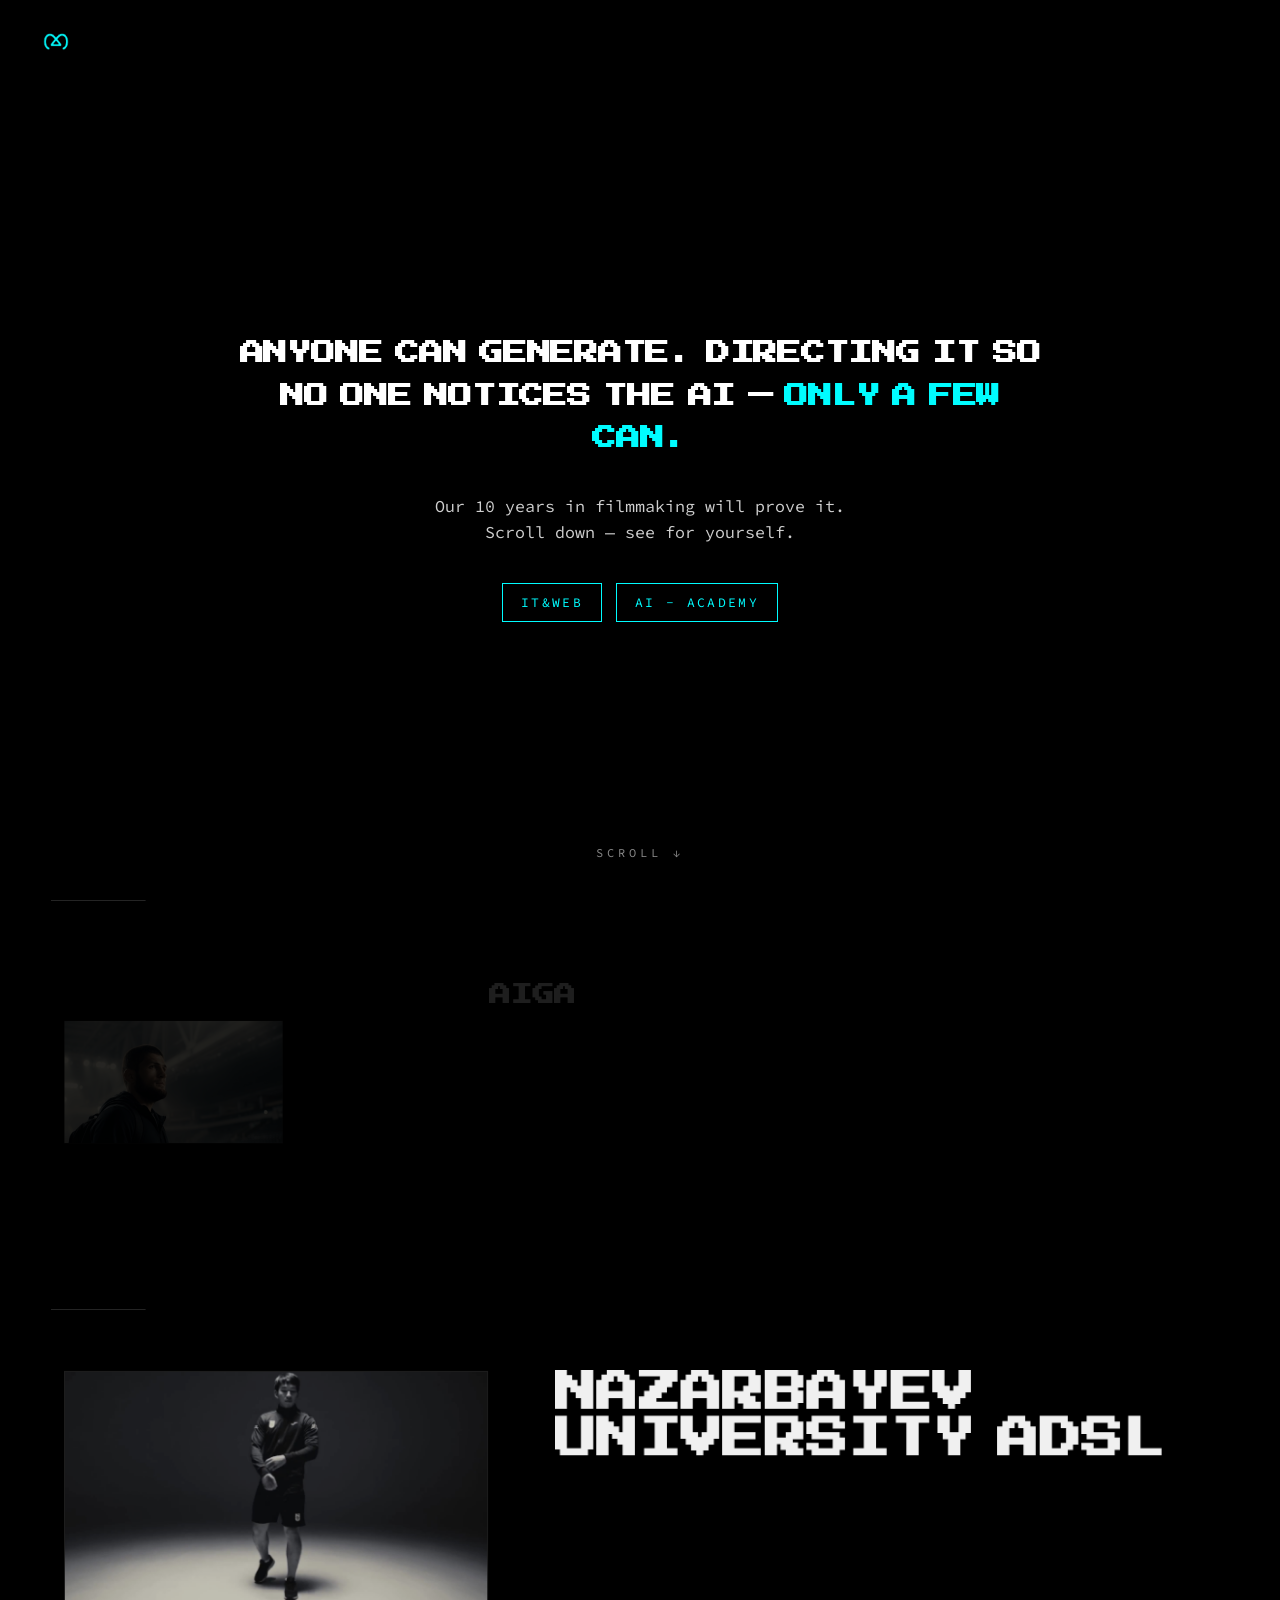
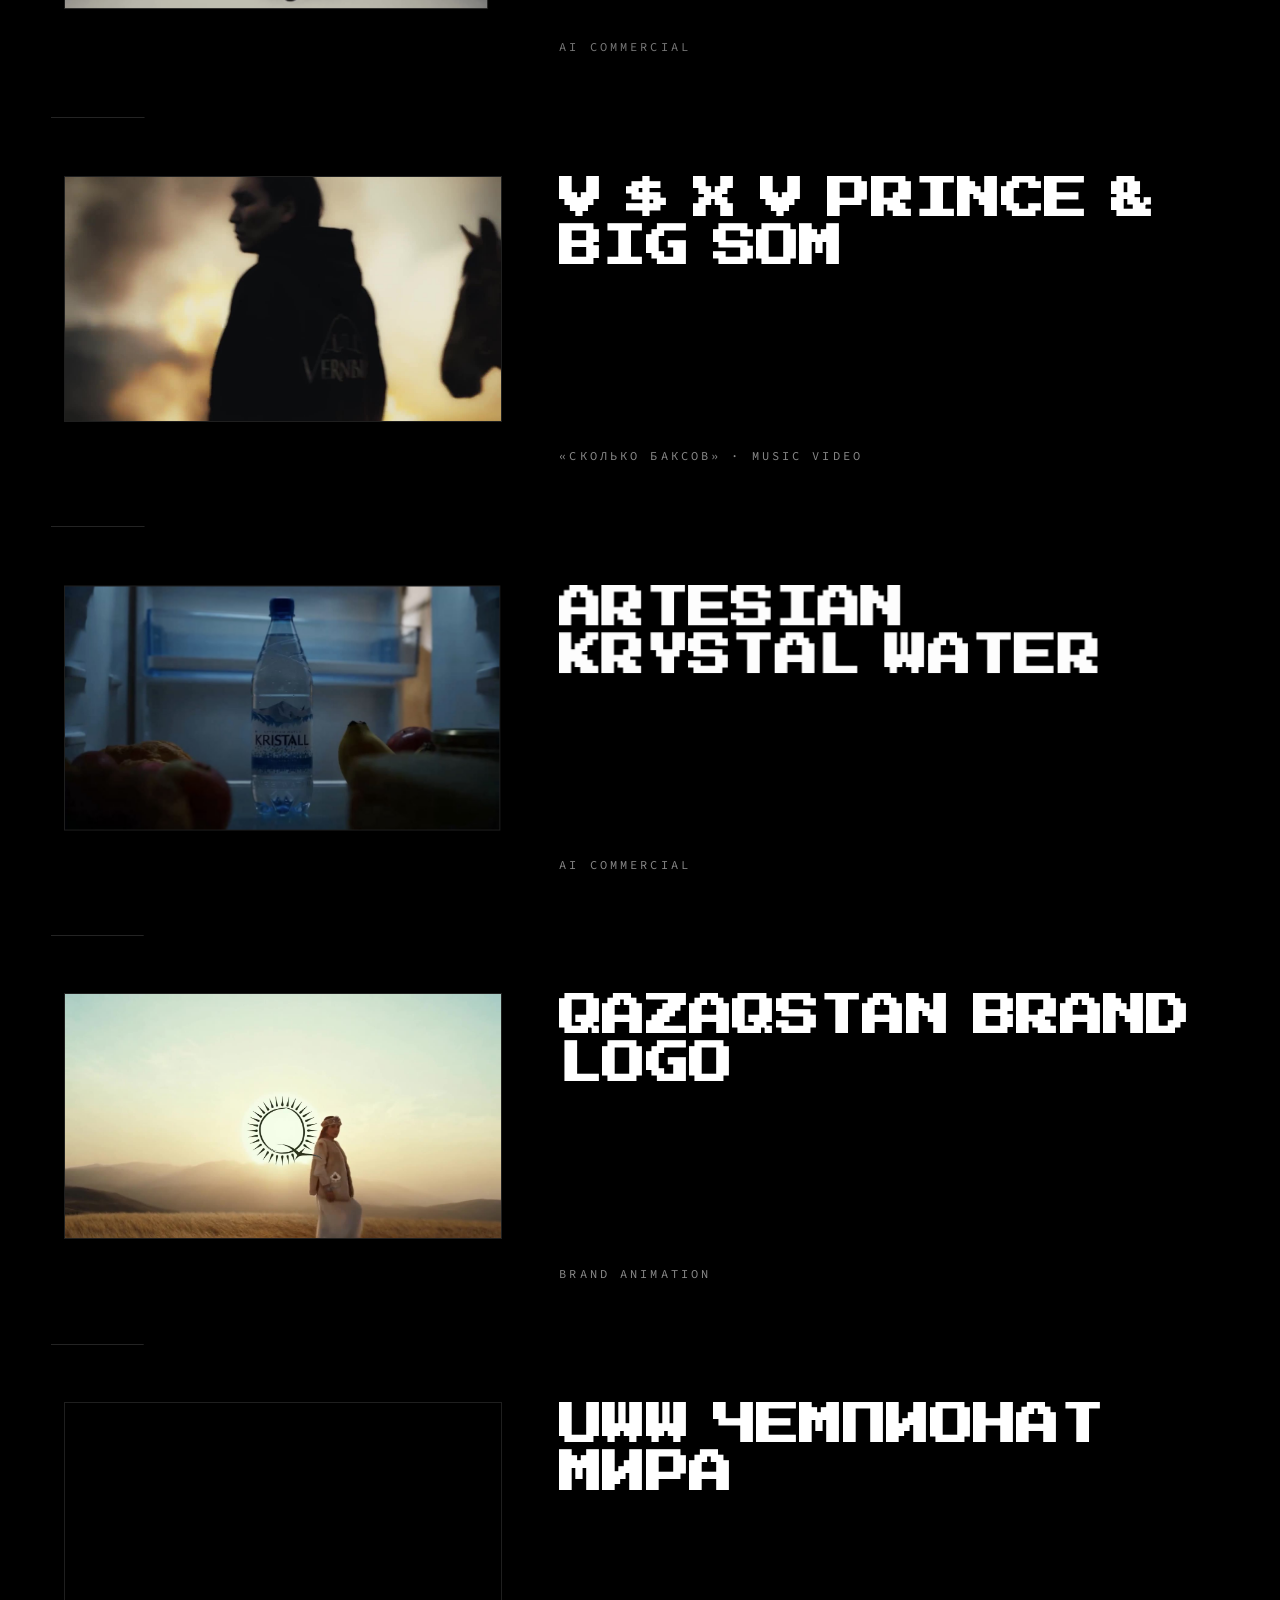
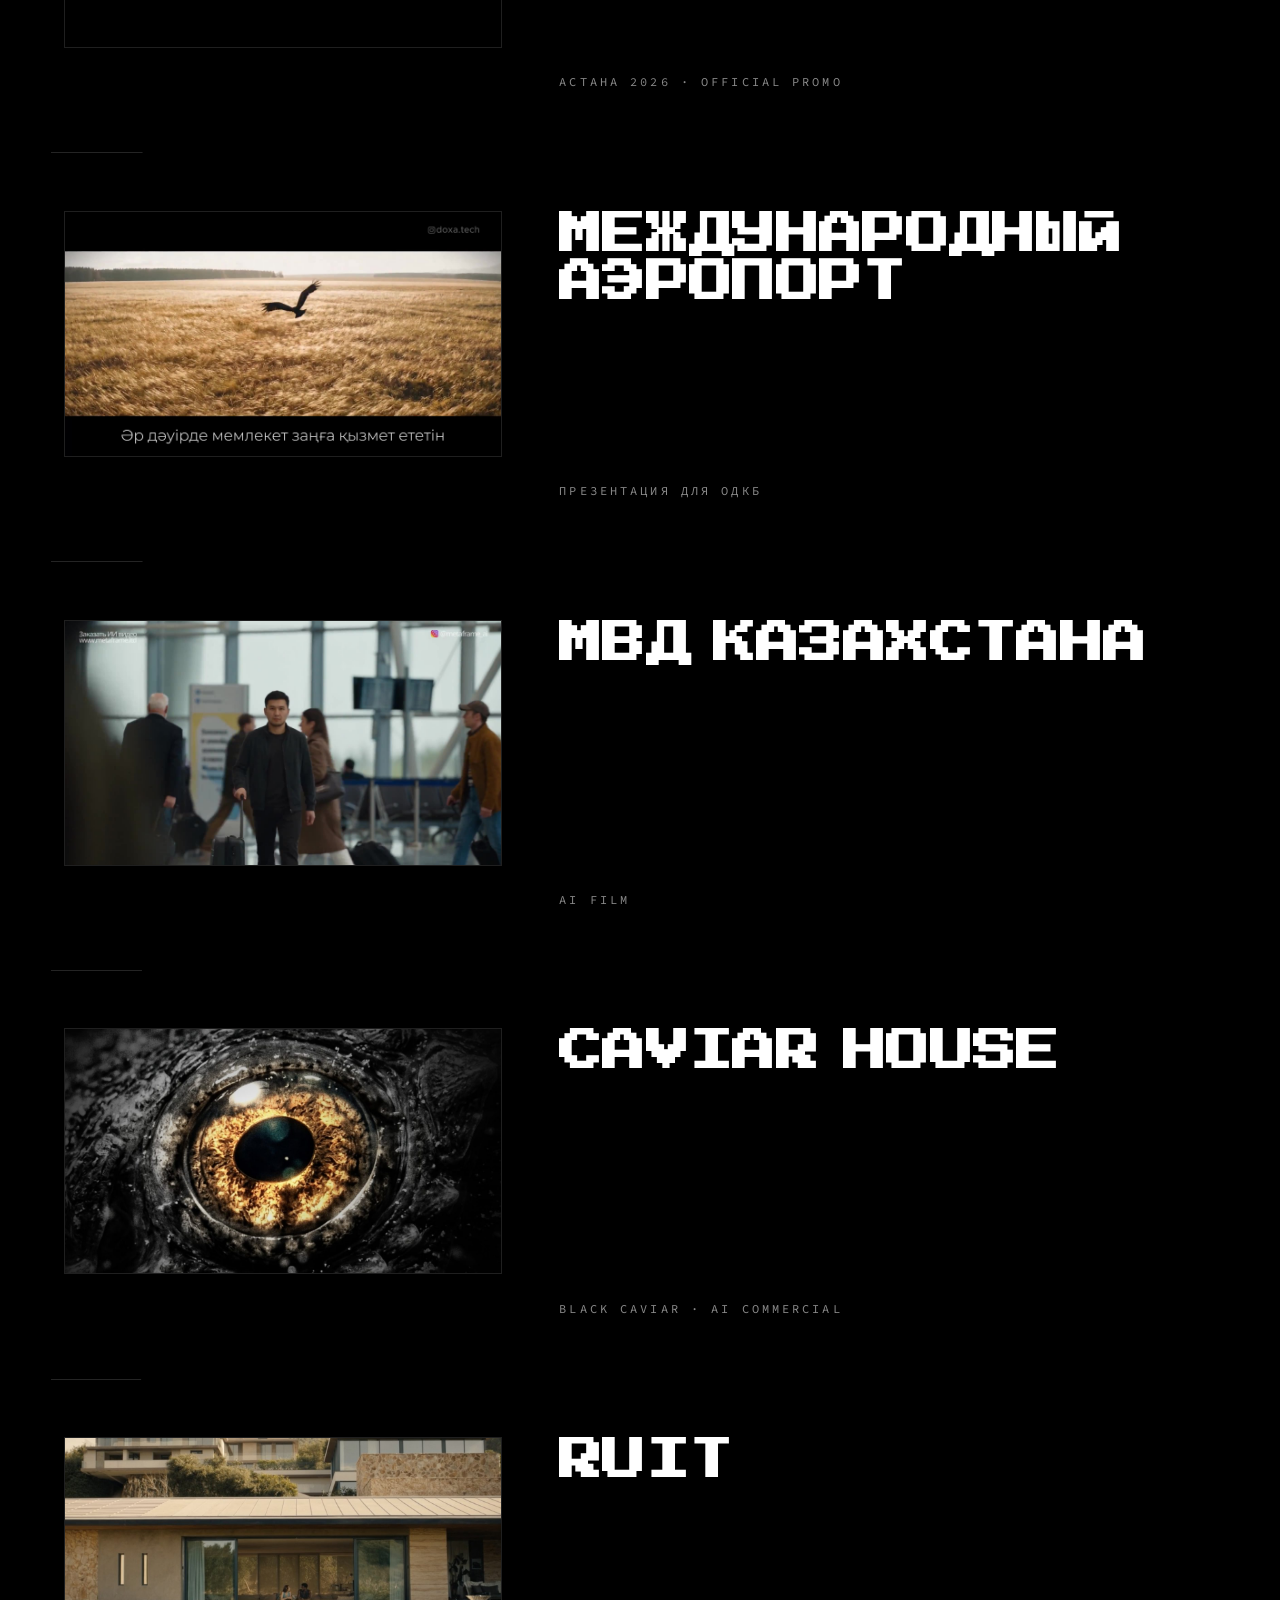
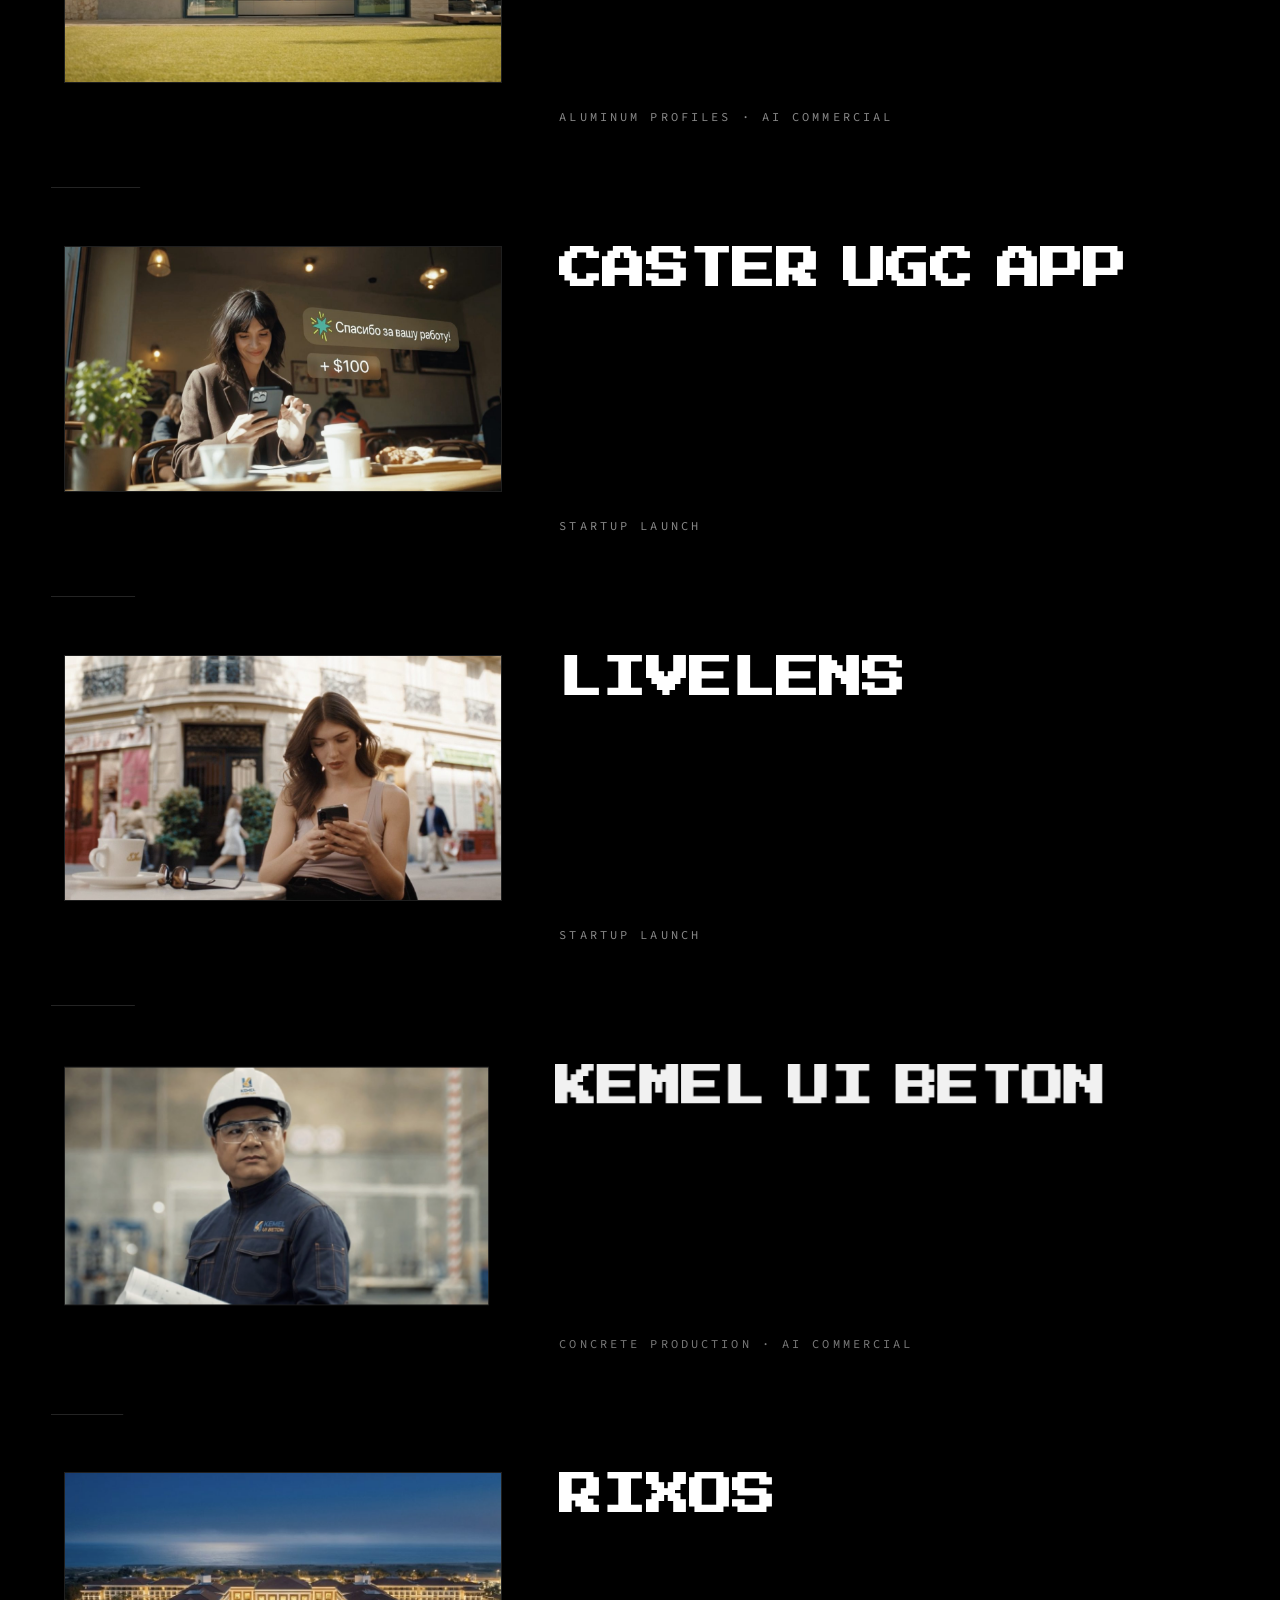
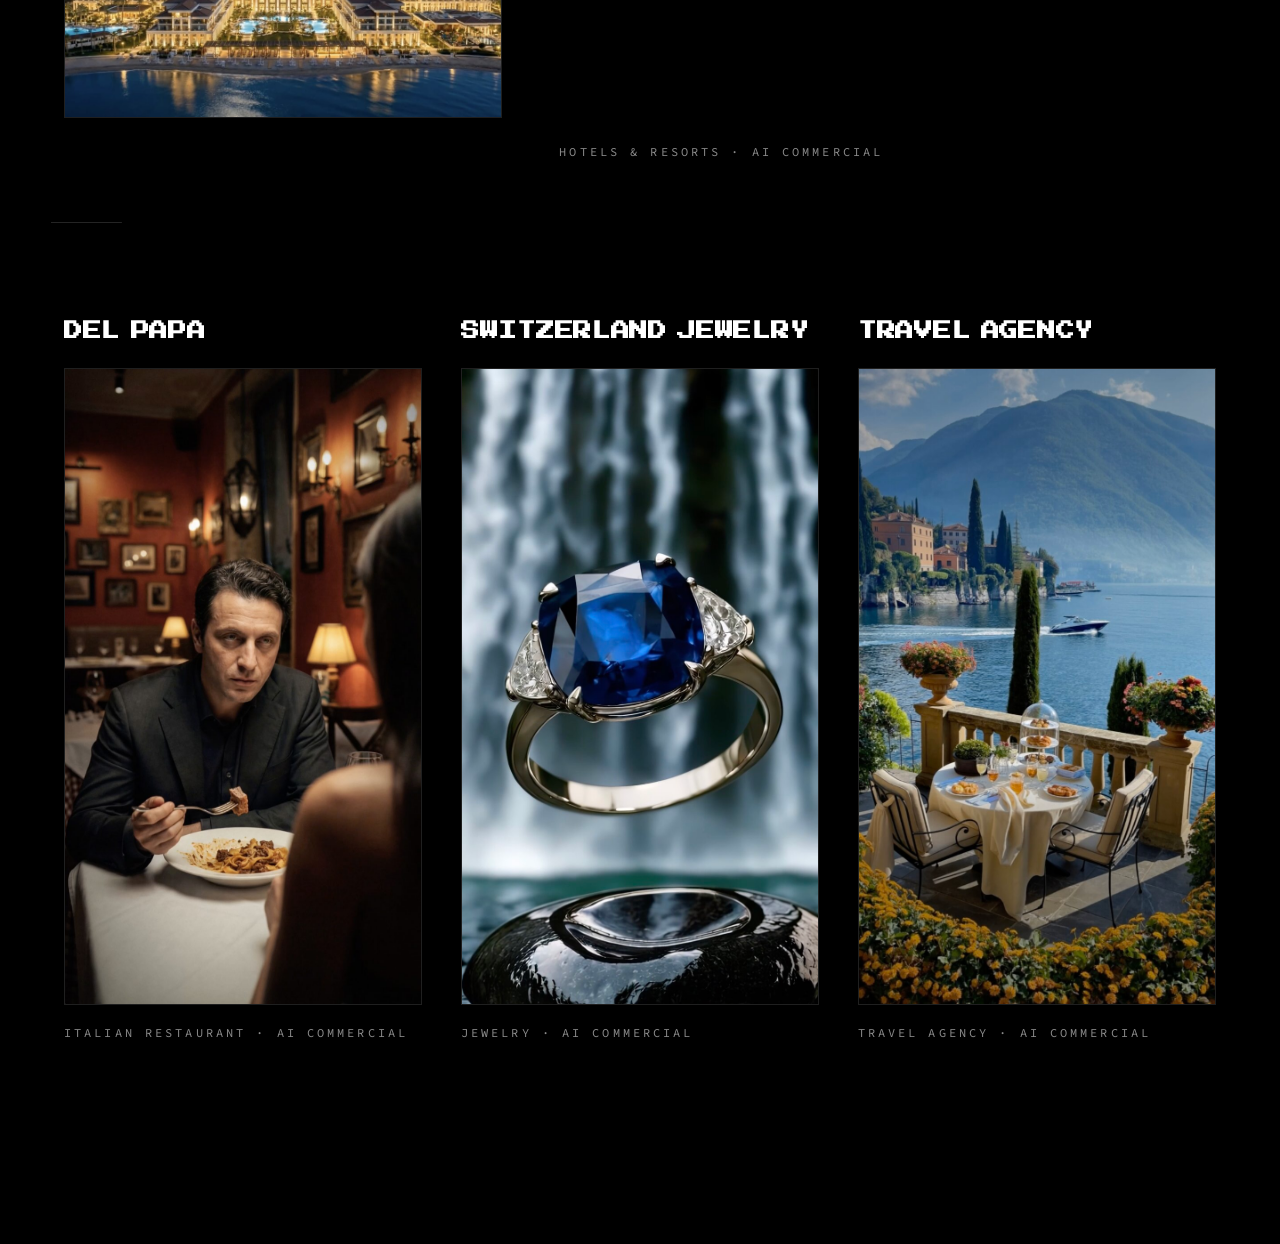
<file: ai-video.html>
<!DOCTYPE html>
<html lang="ru">
<head>
<meta charset="UTF-8">
<meta name="viewport" content="width=device-width, initial-scale=1">
<title>AI - Video — METAFRAME</title>
<style>
  @font-face{font-family:'Press Start 2P';src:url('assets/fonts/PressStart2P-Regular.ttf') format('truetype');font-weight:400;font-display:swap;}
  @font-face{font-family:'Source Code Pro';src:url('assets/fonts/SourceCodePro-VariableFont_wght.ttf') format('truetype-variations');font-weight:200 900;font-display:swap;}
  :root{--brand:#00FCFF; --line:#242424}
  *{margin:0;padding:0;box-sizing:border-box}
  html{scroll-behavior:smooth}
  body{
    background:#000; color:#fff;
    font-family:'Source Code Pro', monospace;
    -webkit-font-smoothing:antialiased;
  }

  /* ---------- шапка ---------- */
  header{
    position:fixed; inset:0 0 auto 0; z-index:10;
    display:flex; align-items:center; justify-content:space-between;
    padding:20px 34px;
    mix-blend-mode:screen;
  }
  header img{height:44px; display:block}
  .hnav{display:flex; gap:14px; justify-content:center; margin-top:36px}
  .hnav a{
    font-family:'Source Code Pro',monospace;
    color:var(--brand); text-decoration:none;
    font-size:13px; letter-spacing:.18em;
    border:1px solid var(--brand);
    padding:10px 18px;
    transition:background .2s, color .2s;
  }
  .hnav a:hover{background:var(--brand); color:#000}

  /* ---------- hero ---------- */
  .hero{
    min-height:100vh;
    display:flex; flex-direction:column; justify-content:center; align-items:center;
    text-align:center;
    padding:18vh 7vw 12vh;
    position:relative;
    overflow:hidden;
  }
  .hero .bgvid{
    position:absolute; inset:0;
    width:100%; height:100%;
    object-fit:cover;
    z-index:0;
    /* зум + угол 45° + очень медленный дрейф в сторону */
    will-change:transform;
    animation: bgdrift 36s linear infinite alternate;
  }
  @keyframes bgdrift{
    from{transform:rotate(45deg) scale(2.3) translateX(-3%)}
    to  {transform:rotate(45deg) scale(2.3) translateX(3%)}
  }
  .hero::after{                 /* затемнение поверх видео */
    content:'';
    position:absolute; inset:0;
    background:rgba(0,0,0,.68);
    z-index:1;
  }
  .hero > h1, .hero > .sub, .hero > .hnav, .hero > .scroll{
    position:relative; z-index:2;
  }
  .hero .label{
    font-family:'Source Code Pro',monospace;
    color:var(--brand); font-size:13px; letter-spacing:.24em;
    margin-bottom:30px;
  }
  .hero h1{
    font-family:'Press Start 2P','Source Code Pro',monospace;
    word-spacing:-.45em;
    font-weight:700; text-transform:uppercase;
    font-size:clamp(17px, 1.9vw, 30px);
    line-height:1.75; letter-spacing:-.01em;
    max-width:34ch;
  }
  .hero h1 .accent{color:var(--brand)}
  .hero .sub{
    margin-top:34px;
    font-size:clamp(15px,1.3vw,19px); line-height:1.6;
    color:#cfcfcf; max-width:56ch;
  }
  .hero .scroll{
    position:absolute; left:50%; bottom:4.5vh;
    transform:translateX(-50%);
    font-family:'Source Code Pro',monospace;
    font-size:12px; letter-spacing:.34em; color:#888;
    animation: bob 2.2s ease-in-out infinite;
  }
  @keyframes bob{0%,100%{transform:translate(-50%,0)}50%{transform:translate(-50%,10px)}}

  /* ---------- работы ---------- */
  .works{padding:0 4vw 14vh}
  .row{
    position:relative;
    display:grid;
    grid-template-columns: minmax(280px, 38%) 1fr;
    gap: 0 4.5vw;
    align-items:start;
    padding:6.5vh 1vw 7vh;
  }
  /* линия над рядом: вытягивается слева направо по скроллу */
  .row::before{
    content:'';
    position:absolute; top:0; left:0; right:0; height:1px;
    background:var(--line);
    transform:scaleX(var(--lp, 0));
    transform-origin:left center;
    will-change:transform;
  }
  .thumb{
    aspect-ratio:16/9;
    background:#101010;
    border:1px solid #1f1f1f;
    overflow:hidden;
    display:flex; align-items:center; justify-content:center;
    font-family:'Source Code Pro',monospace;
    font-size:11px; letter-spacing:.3em; color:#3a3a3a;
    transform-origin:left center;
    will-change:transform,opacity;
  }
  .thumb img{
    width:100%; height:100%;
    object-fit:cover; display:block;
  }
  /* вертикальная обложка (9:16) */
  .thumb.tall{
    aspect-ratio:9/16;
    width:min(320px, 100%);
  }

  .row h2{
    font-family:'Press Start 2P','Source Code Pro',monospace;
    word-spacing:-.45em;
    font-weight:700; text-transform:uppercase;
    font-size:clamp(24px, 3.4vw, 52px);
    line-height:1.1; letter-spacing:-.015em;
    transform-origin:left bottom;
    will-change:transform,opacity;
  }
  .row .tag{
    grid-column:2;
    margin-top:26px;
    font-family:'Source Code Pro',monospace;
    font-size:12px; letter-spacing:.26em; color:#8a8a8a;
    will-change:opacity;
  }
  .row[data-video]{cursor:pointer}

  /* ховер как в референсе: заголовок прокручивается вверх цветной копией */
  .row h2{overflow:hidden}
  .row h2 .roll{
    display:block; position:relative;
    transition:transform .5s cubic-bezier(.76,0,.24,1);
  }
  .row h2 .roll > span{display:block}
  .row h2 .roll > span:last-child{
    position:absolute; top:100%; left:0; width:100%;
    color:var(--brand);
  }
  .row:hover h2 .roll{transform:translateY(-100%)}
  /* точка у тега при ховере */
  .row .tag::after{
    content:''; display:inline-block;
    width:7px; height:7px; border-radius:50%;
    background:var(--brand);
    margin-left:12px; vertical-align:middle;
    opacity:0; transition:opacity .3s;
  }
  .row:hover .tag::after{opacity:1}

  /* ---------- ряд из 3 вертикальных карточек: надпись над обложкой ---------- */
  .row.verticals{
    grid-template-columns:repeat(3, 1fr);
    gap:0 3vw;
  }
  .vcard{
    cursor:pointer;
    display:flex; flex-direction:column;
  }
  .vcard h2{
    display:flex; flex-direction:column; justify-content:flex-end;
    min-height:3.4em;               /* резерв под 2 строки — обложки на одной линии */
    font-size:clamp(13px, 1.45vw, 23px);
    line-height:1.4;
    margin-bottom:24px;
  }
  .vcard .thumb.tall{width:100%}
  .vcard .tag{margin-top:20px}
  /* ховер по карточке, а не по всему ряду */
  .row.verticals:hover h2 .roll{transform:none}
  .row.verticals .vcard:hover h2 .roll{transform:translateY(-100%)}
  .row.verticals:hover .tag::after{opacity:0}
  .row.verticals .vcard:hover .tag::after{opacity:1}

  /* ---------- видеоплеер поверх страницы ---------- */
  #player{
    position:fixed; inset:0; z-index:50;
    background:rgba(0,0,0,.94);
    display:none;
    align-items:center; justify-content:center;
  }
  #player.open{display:flex}
  #player video{
    max-width:92vw; max-height:86vh;
    background:#000;
    border-radius:12px;
  }
  #player .close{
    position:absolute; top:22px; right:32px;
    font-size:36px; line-height:1;
    color:#fff; cursor:pointer;
    transition:color .2s;
  }
  #player .close:hover{color:var(--brand)}

  @media (max-width:760px){
    .row{grid-template-columns:1fr; gap:22px}
    .row .tag{grid-column:1; margin-top:6px}
    .thumb.tall{width:min(280px, 74vw)}
    .row.verticals{grid-template-columns:1fr; gap:9vh 0}
    .vcard h2{font-size:clamp(18px,5vw,24px)}
    header img{height:36px}
  }
</style>
</head>
<body>

<header>
  <a href="index.html"><img src="assets/logo.png" alt="METAFRAME"></a>
</header>

<section class="hero">
  <video class="bgvid" src="assets/aivideo-hero.mp4" autoplay muted loop playsinline></video>
  <h1 data-i18n="hero_h1">Сгенерировать может каждый. Срежиссировать так, чтобы никто не&nbsp;заметил AI, — <span class="accent">единицы.</span></h1>
  <p class="sub" data-i18n="hero_sub">Наши 10&nbsp;лет в&nbsp;кинопроизводстве докажут вам это.<br>Листайте вниз — смотрите сами.</p>
  <nav class="hnav">
    <a href="it-web.html">IT&amp;WEB</a>
    <a href="ai-academy.html">AI - ACADEMY</a>
  </nav>
  <span class="scroll">SCROLL ↓</span>
</section>

<section class="works">

  <div class="row" data-video="https://pub-61c639e926f84516b5750dfb1d7358e5.r2.dev/AIGA.mov">
    <div class="thumb"><img src="assets/works/aiga.jpg" alt="AIGA"></div>
    <h2><span class="roll"><span>AIGA</span><span aria-hidden="true">AIGA</span></span></h2>
    <p class="tag" data-i18n="t_aiga">GRAPPLING TOURNAMENT OPENING</p>
  </div>

  <div class="row" data-video="assets/works/adsl.mp4">
    <div class="thumb"><img src="assets/works/adsl.jpg" alt="Nazarbayev University ADSL"></div>
    <h2><span class="roll"><span>Nazarbayev University ADSL</span><span aria-hidden="true">Nazarbayev University ADSL</span></span></h2>
    <p class="tag">AI COMMERCIAL</p>
  </div>

  <div class="row" data-video="assets/works/bigsom.mp4">
    <div class="thumb"><img src="assets/works/bigsom.jpg" alt="V $ X V Prince &amp; Big Som"></div>
    <h2><span class="roll"><span>V $ X V Prince &amp; Big Som</span><span aria-hidden="true">V $ X V Prince &amp; Big Som</span></span></h2>
    <p class="tag">«СКОЛЬКО БАКСОВ» · MUSIC VIDEO</p>
  </div>

  <div class="row" data-video="https://pub-61c639e926f84516b5750dfb1d7358e5.r2.dev/artesian.mp4">
    <div class="thumb"><img src="assets/works/artesian.jpg" alt="Artesian Krystal Water"></div>
    <h2><span class="roll"><span>Artesian Krystal Water</span><span aria-hidden="true">Artesian Krystal Water</span></span></h2>
    <p class="tag">AI COMMERCIAL</p>
  </div>

  <div class="row" data-video="assets/works/kazakhstan.mp4">
    <div class="thumb"><img src="assets/works/kazakhstan.jpg" alt="Qazaqstan Brand Logo"></div>
    <h2><span class="roll"><span>Qazaqstan Brand Logo</span><span aria-hidden="true">Qazaqstan Brand Logo</span></span></h2>
    <p class="tag">BRAND ANIMATION</p>
  </div>

  <div class="row" data-video="assets/works/uww.mp4">
    <div class="thumb"><img src="assets/works/uww.jpg" alt="UWW Чемпионат мира — Астана 2026"></div>
    <h2><span class="roll"><span>UWW Чемпионат мира</span><span aria-hidden="true">UWW Чемпионат мира</span></span></h2>
    <p class="tag">АСТАНА 2026 · OFFICIAL PROMO</p>
  </div>

  <div class="row" data-video="assets/works/airport.mp4">
    <div class="thumb"><img src="assets/works/airport.jpg" alt="Международный аэропорт — презентация для ОДКБ"></div>
    <h2><span class="roll"><span>Международный аэропорт</span><span aria-hidden="true">Международный аэропорт</span></span></h2>
    <p class="tag">ПРЕЗЕНТАЦИЯ ДЛЯ ОДКБ</p>
  </div>

  <div class="row" data-video="assets/works/mvd.mp4">
    <div class="thumb"><img src="assets/works/mvd.jpg" alt="МВД Казахстана"></div>
    <h2><span class="roll"><span>МВД Казахстана</span><span aria-hidden="true">МВД Казахстана</span></span></h2>
    <p class="tag">AI FILM</p>
  </div>

  <div class="row" data-video="https://pub-61c639e926f84516b5750dfb1d7358e5.r2.dev/caviarhouse.mp4">
    <div class="thumb"><img src="assets/works/caviarhouse.jpg" alt="Caviar House"></div>
    <h2><span class="roll"><span>Caviar House</span><span aria-hidden="true">Caviar House</span></span></h2>
    <p class="tag" data-i18n="t_caviar">ЧЁРНАЯ ИКРА · AI COMMERCIAL</p>
  </div>

  <div class="row" data-video="https://pub-61c639e926f84516b5750dfb1d7358e5.r2.dev/ruit.mp4">
    <div class="thumb"><img src="assets/works/ruit.jpg" alt="Ruit"></div>
    <h2><span class="roll"><span>Ruit</span><span aria-hidden="true">Ruit</span></span></h2>
    <p class="tag" data-i18n="t_ruit">АЛЮМИНИЕВЫЕ ПРОФИЛИ · AI COMMERCIAL</p>
  </div>

  <div class="row" data-video="https://pub-61c639e926f84516b5750dfb1d7358e5.r2.dev/final.mp4">
    <div class="thumb"><img src="assets/works/caster.jpg" alt="Caster UGC app"></div>
    <h2><span class="roll"><span>Caster UGC app</span><span aria-hidden="true">Caster UGC app</span></span></h2>
    <p class="tag" data-i18n="t_launch">ЛАУНЧ СТАРТАПА</p>
  </div>

  <div class="row" data-video="https://pub-61c639e926f84516b5750dfb1d7358e5.r2.dev/livelens.mp4">
    <div class="thumb"><img src="assets/works/livelens.jpg" alt="LiveLens"></div>
    <h2><span class="roll"><span>LiveLens</span><span aria-hidden="true">LiveLens</span></span></h2>
    <p class="tag" data-i18n="t_launch">ЛАУНЧ СТАРТАПА</p>
  </div>

  <div class="row" data-video="https://pub-61c639e926f84516b5750dfb1d7358e5.r2.dev/kemel.mp4">
    <div class="thumb"><img src="assets/works/kemel.jpg" alt="Kemel Ui Beton"></div>
    <h2><span class="roll"><span>Kemel Ui Beton</span><span aria-hidden="true">Kemel Ui Beton</span></span></h2>
    <p class="tag" data-i18n="t_kemel">ПРОИЗВОДСТВО БЕТОНА · AI COMMERCIAL</p>
  </div>

  <div class="row" data-video="https://pub-61c639e926f84516b5750dfb1d7358e5.r2.dev/rixos.mp4">
    <div class="thumb"><img src="assets/works/rixos.jpg" alt="Rixos"></div>
    <h2><span class="roll"><span>Rixos</span><span aria-hidden="true">Rixos</span></span></h2>
    <p class="tag">HOTELS &amp; RESORTS · AI COMMERCIAL</p>
  </div>

  <div class="row verticals">
    <div class="vcard" data-video="https://pub-61c639e926f84516b5750dfb1d7358e5.r2.dev/delpapa.mp4">
      <h2><span class="roll"><span>Del Papa</span><span aria-hidden="true">Del Papa</span></span></h2>
      <div class="thumb tall"><img src="assets/works/delpapa.jpg" alt="Del Papa"></div>
      <p class="tag" data-i18n="t_delpapa">ИТАЛЬЯНСКИЙ РЕСТОРАН · AI COMMERCIAL</p>
    </div>
    <div class="vcard" data-video="https://pub-61c639e926f84516b5750dfb1d7358e5.r2.dev/jewelry.mp4">
      <h2><span class="roll"><span>Switzerland Jewelry</span><span aria-hidden="true">Switzerland Jewelry</span></span></h2>
      <div class="thumb tall"><img src="assets/works/jewelry.jpg" alt="Switzerland Jewelry"></div>
      <p class="tag" data-i18n="t_jewelry">ЮВЕЛИРНЫЕ УКРАШЕНИЯ · AI COMMERCIAL</p>
    </div>
    <div class="vcard" data-video="https://pub-61c639e926f84516b5750dfb1d7358e5.r2.dev/travel.mp4">
      <h2><span class="roll"><span>Travel Agency</span><span aria-hidden="true">Travel Agency</span></span></h2>
      <div class="thumb tall"><img src="assets/works/travel.jpg" alt="Travel Agency"></div>
      <p class="tag" data-i18n="t_travel">ТУРАГЕНТСТВО · AI COMMERCIAL</p>
    </div>
  </div>

</section>

<div id="player">
  <span class="close" id="plClose">&times;</span>
  <video id="plVideo" controls playsinline></video>
</div>

<script>
  /* клик по работе -> плеер */
  const player = document.getElementById('player');
  const plVideo = document.getElementById('plVideo');
  function closePlayer(){
    player.classList.remove('open');
    plVideo.pause(); plVideo.removeAttribute('src'); plVideo.load();
  }
  document.querySelectorAll('.row[data-video], .vcard[data-video]').forEach(r=>{
    r.addEventListener('click', ()=>{
      plVideo.src = r.dataset.video;
      player.classList.add('open');
      plVideo.play().catch(()=>{});
    });
  });
  document.getElementById('plClose').addEventListener('click', closePlayer);
  player.addEventListener('click', e=>{ if(e.target === player) closePlayer(); });
  addEventListener('keydown', e=>{ if(e.key === 'Escape') closePlayer(); });
</script>

<script>
  /* Раскрытие привязано к позиции скролла (обратимо, как в референсе):
     у нижней кромки ряд уменьшен и сдвинут влево, к середине экрана
     доезжает и дорастает до полного размера. */
  const rows = [...document.querySelectorAll('.row')].map(row=>({
    row,
    cards: [...row.querySelectorAll('.vcard')].map(c=>({
      thumbs:[c.querySelector('.thumb')], h2s:[c.querySelector('h2')], tags:[c.querySelector('.tag')]
    })),
    thumbs: [...row.querySelectorAll('.thumb')],
    h2s:    [...row.querySelectorAll('h2')],
    tags:   [...row.querySelectorAll('.tag')],
    lp:0, tp:0            /* линия: текущее и целевое значение */
  }));
  /* применение прогресса раскрытия к набору элементов */
  function setStyles(o, p){
    const ts = `scale(${(.5 + .5*p).toFixed(4)})`;
    const to = (.15 + .85*p).toFixed(3);
    const hs = `translateX(${(-70*(1-p)).toFixed(1)}px) scale(${(.5 + .5*p).toFixed(4)})`;
    const ho = (.12 + .88*p).toFixed(3);
    const tg = clamp((p-.45)/.55, 0, 1).toFixed(3);
    for (const el of o.thumbs){ el.style.transform = ts; el.style.opacity = to; }
    for (const el of o.h2s){ el.style.transform = hs; el.style.opacity = ho; }
    for (const el of o.tags){ el.style.opacity = tg; }
  }
  const clamp = (v,a,b)=>Math.min(b,Math.max(a,v));
  const easeOut = t=>1-Math.pow(1-t,3);
  /* лёгкий overshoot — "бульк" при подходе ряда к зоне акцента */
  const backOut = t=>{ const c1=1.70158, c3=c1+1; const u=t-1; return 1 + c3*u*u*u + c1*u*u; };

  let ticking = false;
  function update(){
    ticking = false;
    const vh = innerHeight;
    const mid = vh*.5;
    let prevC = null;
    for (const it of rows){
      const r = it.row.getBoundingClientRect();
      /* ряд растёт, пока ЕГО ЦЕНТР не дойдёт до центра экрана;
         следующий стоит в половинном размере, пока текущий не дорос */
      const c = r.top + r.height/2;
      const gap = prevC === null ? Infinity : c - prevC;
      prevC = c;
      if (r.top > vh+80){ it.tp = 0; continue; }
      if (r.bottom < -80){ it.tp = 1; continue; }
      const entry = vh + r.height/2;
      const start = Math.min(entry, mid + gap);
      const rawP = clamp((start - c) / (start - mid), 0, 1);
      /* линия чуть опережает рост ряда */
      it.tp = easeOut(clamp(rawP * 1.15, 0, 1));
      if (it.cards.length === 3){
        /* каскад: центр -> левая -> правая */
        const win = [[.3,.7],[0,.4],[.6,1]];   /* окна для [левой, центра, правой] */
        it.cards.forEach((cd,i)=>{
          const [s,e] = win[i];
          setStyles(cd, easeOut(clamp((rawP - s)/(e - s), 0, 1)));
        });
      } else {
        setStyles(it, easeOut(rawP));
      }
    }
    kickLine();
  }
  /* плавная дотяжка линий (lerp) — линия тянется смуз, а не прыгает за скроллом */
  let lineRaf = null;
  function lineTick(){
    let live = false;
    for (const it of rows){
      const d = it.tp - it.lp;
      if (Math.abs(d) > .001){ it.lp += d*.13; live = true; }
      else if (it.lp !== it.tp){ it.lp = it.tp; }
      else continue;
      it.row.style.setProperty('--lp', it.lp.toFixed(4));
    }
    lineRaf = live ? requestAnimationFrame(lineTick) : null;
  }
  function kickLine(){ if(lineRaf === null) lineRaf = requestAnimationFrame(lineTick); }
  function onScroll(){ if(!ticking){ ticking = true; requestAnimationFrame(update); } }
  addEventListener('scroll', onScroll, {passive:true});
  addEventListener('resize', onScroll);
  update();
</script>

<script>
  /* лёгкое инерционное скольжение при скролле колесом */
  (()=>{
    if (matchMedia('(pointer:coarse)').matches) return;   /* тач не трогаем */
    let target = scrollY, cur = scrollY, raf = null;
    const maxY = ()=> document.documentElement.scrollHeight - innerHeight;
    function tick(){
      cur += (target - cur) * .14;
      if (Math.abs(target - cur) < .5){ cur = target; raf = null; }
      else raf = requestAnimationFrame(tick);
      scrollTo({top:cur, left:0, behavior:'instant'});
    }
    addEventListener('wheel', e=>{
      if (e.ctrlKey || player.classList.contains('open')) return; /* зум и плеер не трогаем */
      e.preventDefault();
      const d = e.deltaMode === 1 ? e.deltaY*16 : e.deltaY;
      target = Math.max(0, Math.min(maxY(), target + d));
      if (!raf) raf = requestAnimationFrame(tick);
    }, {passive:false});
    /* синхронизация, если скроллят иначе (клавиши, полоса прокрутки) */
    addEventListener('scroll', ()=>{ if (raf === null) target = cur = scrollY; }, {passive:true});
  })();
</script>

<script>
/* i18n: язык по языку устройства (ru по умолчанию, иначе en/es/kk) */
(function(){
  const D = {
  en: {
    hero_h1:'Anyone can generate. Directing it so no one notices the AI — <span class="accent">only a few can.</span>',
    hero_sub:'Our 10&nbsp;years in filmmaking will prove it.<br>Scroll down — see for yourself.',
    t_aiga:'GRAPPLING TOURNAMENT OPENING',
    t_caviar:'BLACK CAVIAR · AI COMMERCIAL',
    t_ruit:'ALUMINUM PROFILES · AI COMMERCIAL',
    t_launch:'STARTUP LAUNCH',
    t_kemel:'CONCRETE PRODUCTION · AI COMMERCIAL',
    t_delpapa:'ITALIAN RESTAURANT · AI COMMERCIAL',
    t_jewelry:'JEWELRY · AI COMMERCIAL',
    t_travel:'TRAVEL AGENCY · AI COMMERCIAL'
  },
  es: {
    hero_h1:'Generar puede cualquiera. Dirigirlo para que nadie note la IA — <span class="accent">solo unos pocos.</span>',
    hero_sub:'Nuestros 10&nbsp;años en producción de cine lo demuestran.<br>Desliza hacia abajo y compruébalo.',
    t_aiga:'APERTURA DEL TORNEO DE GRAPPLING',
    t_caviar:'CAVIAR NEGRO · AI COMMERCIAL',
    t_ruit:'PERFILES DE ALUMINIO · AI COMMERCIAL',
    t_launch:'LANZAMIENTO DE STARTUP',
    t_kemel:'PRODUCCIÓN DE HORMIGÓN · AI COMMERCIAL',
    t_delpapa:'RESTAURANTE ITALIANO · AI COMMERCIAL',
    t_jewelry:'JOYERÍA · AI COMMERCIAL',
    t_travel:'AGENCIA DE VIAJES · AI COMMERCIAL'
  },
  kk: {
    hero_h1:'Генерациялау қолынан бәрі келеді. AI байқалмайтындай режиссура жасау — <span class="accent">санаулылардың ісі.</span>',
    hero_sub:'Кино өндірісіндегі 10&nbsp;жылымыз осыны дәлелдейді.<br>Төмен қарай парақтаңыз — өз көзіңізбен көріңіз.',
    t_aiga:'ГРЭППЛИНГ ТУРНИРІНІҢ АШЫЛУЫ',
    t_caviar:'ҚАРА УЫЛДЫРЫҚ · AI COMMERCIAL',
    t_ruit:'АЛЮМИНИЙ ПРОФИЛЬДЕРІ · AI COMMERCIAL',
    t_launch:'СТАРТАП ЛАУНЧЫ',
    t_kemel:'БЕТОН ӨНДІРІСІ · AI COMMERCIAL',
    t_delpapa:'ИТАЛЬЯН МЕЙРАМХАНАСЫ · AI COMMERCIAL',
    t_jewelry:'ЗЕРГЕРЛІК БҰЙЫМДАР · AI COMMERCIAL',
    t_travel:'ТУРАГЕНТТІК · AI COMMERCIAL'
  }};
  const l2 = (navigator.language || 'ru').slice(0,2).toLowerCase();
  const lang = l2 === 'ru' ? 'ru' : (D[l2] ? l2 : 'en');
  document.documentElement.lang = lang;
  if (lang === 'ru') return;
  const d = D[lang];
  document.querySelectorAll('[data-i18n]').forEach(el=>{ const v = d[el.dataset.i18n]; if (v != null) el.innerHTML = v; });
})();
</script>
</body>
</html>
</file>
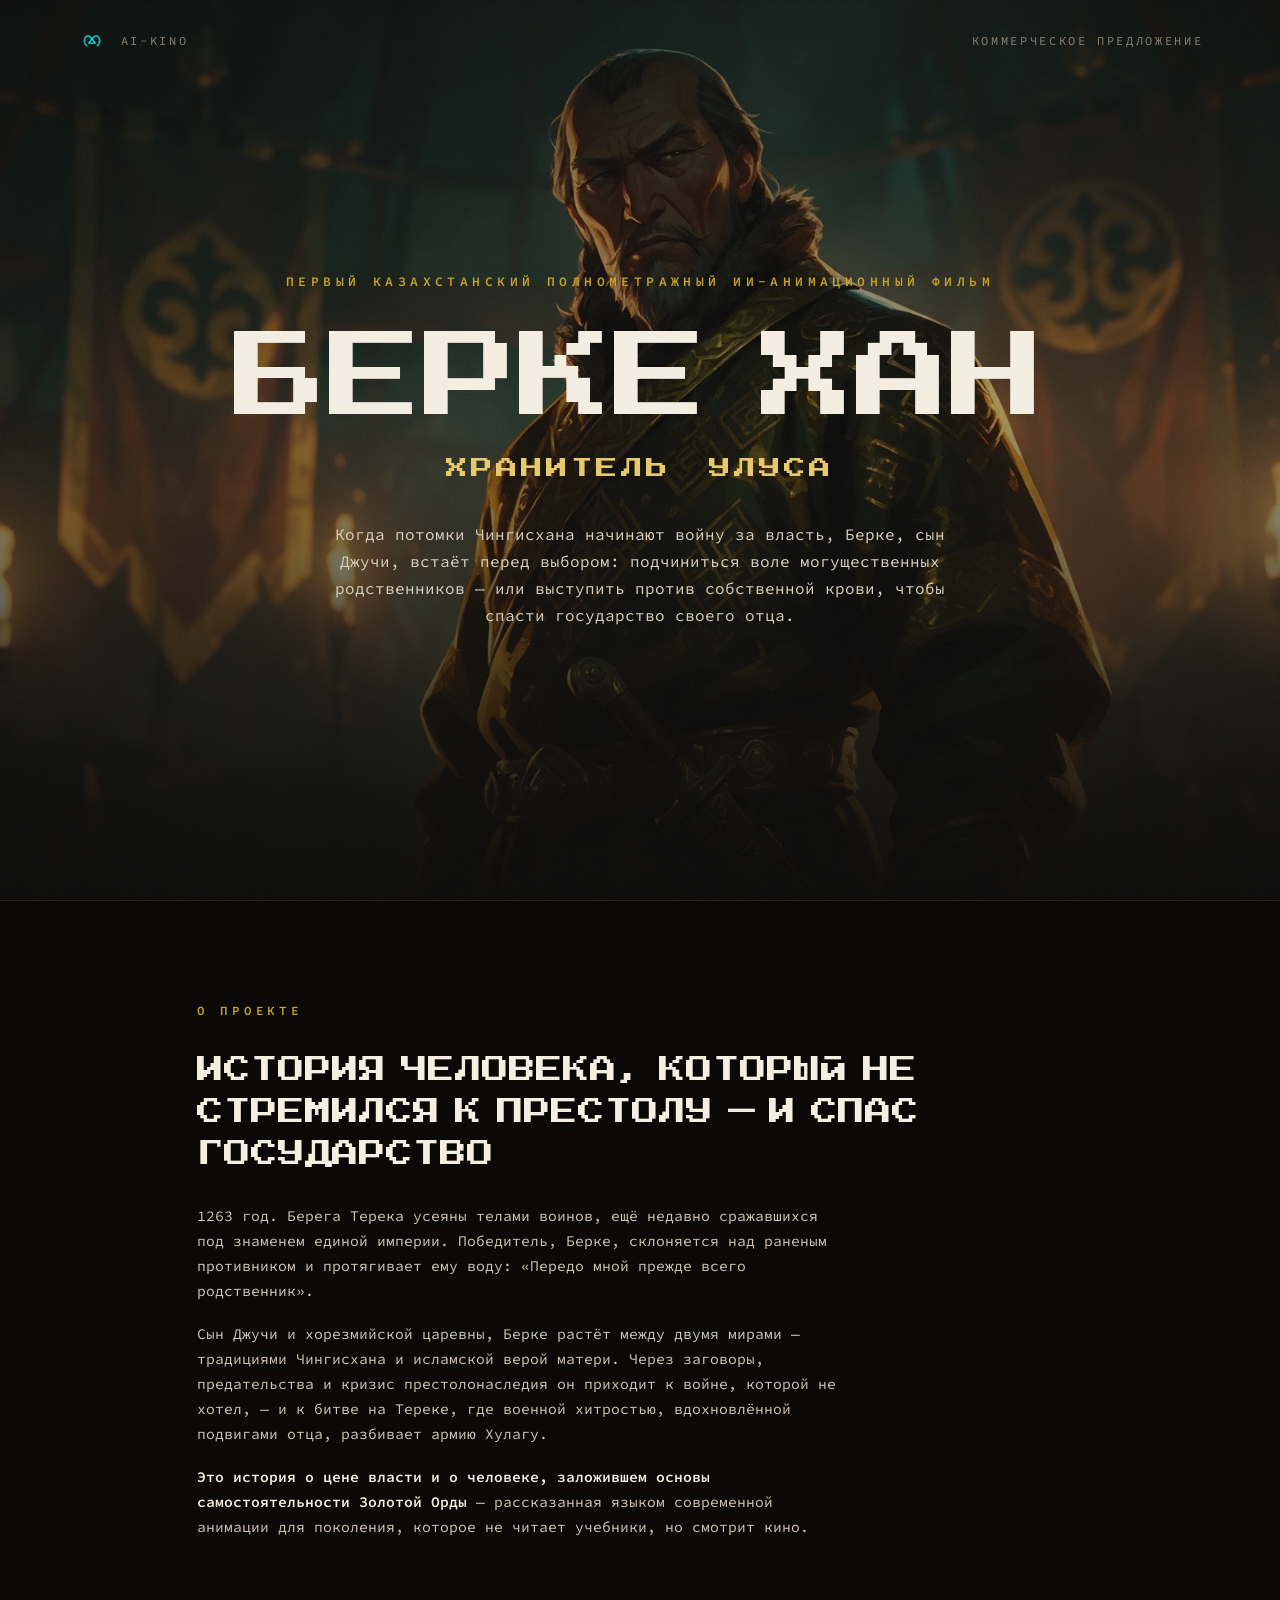
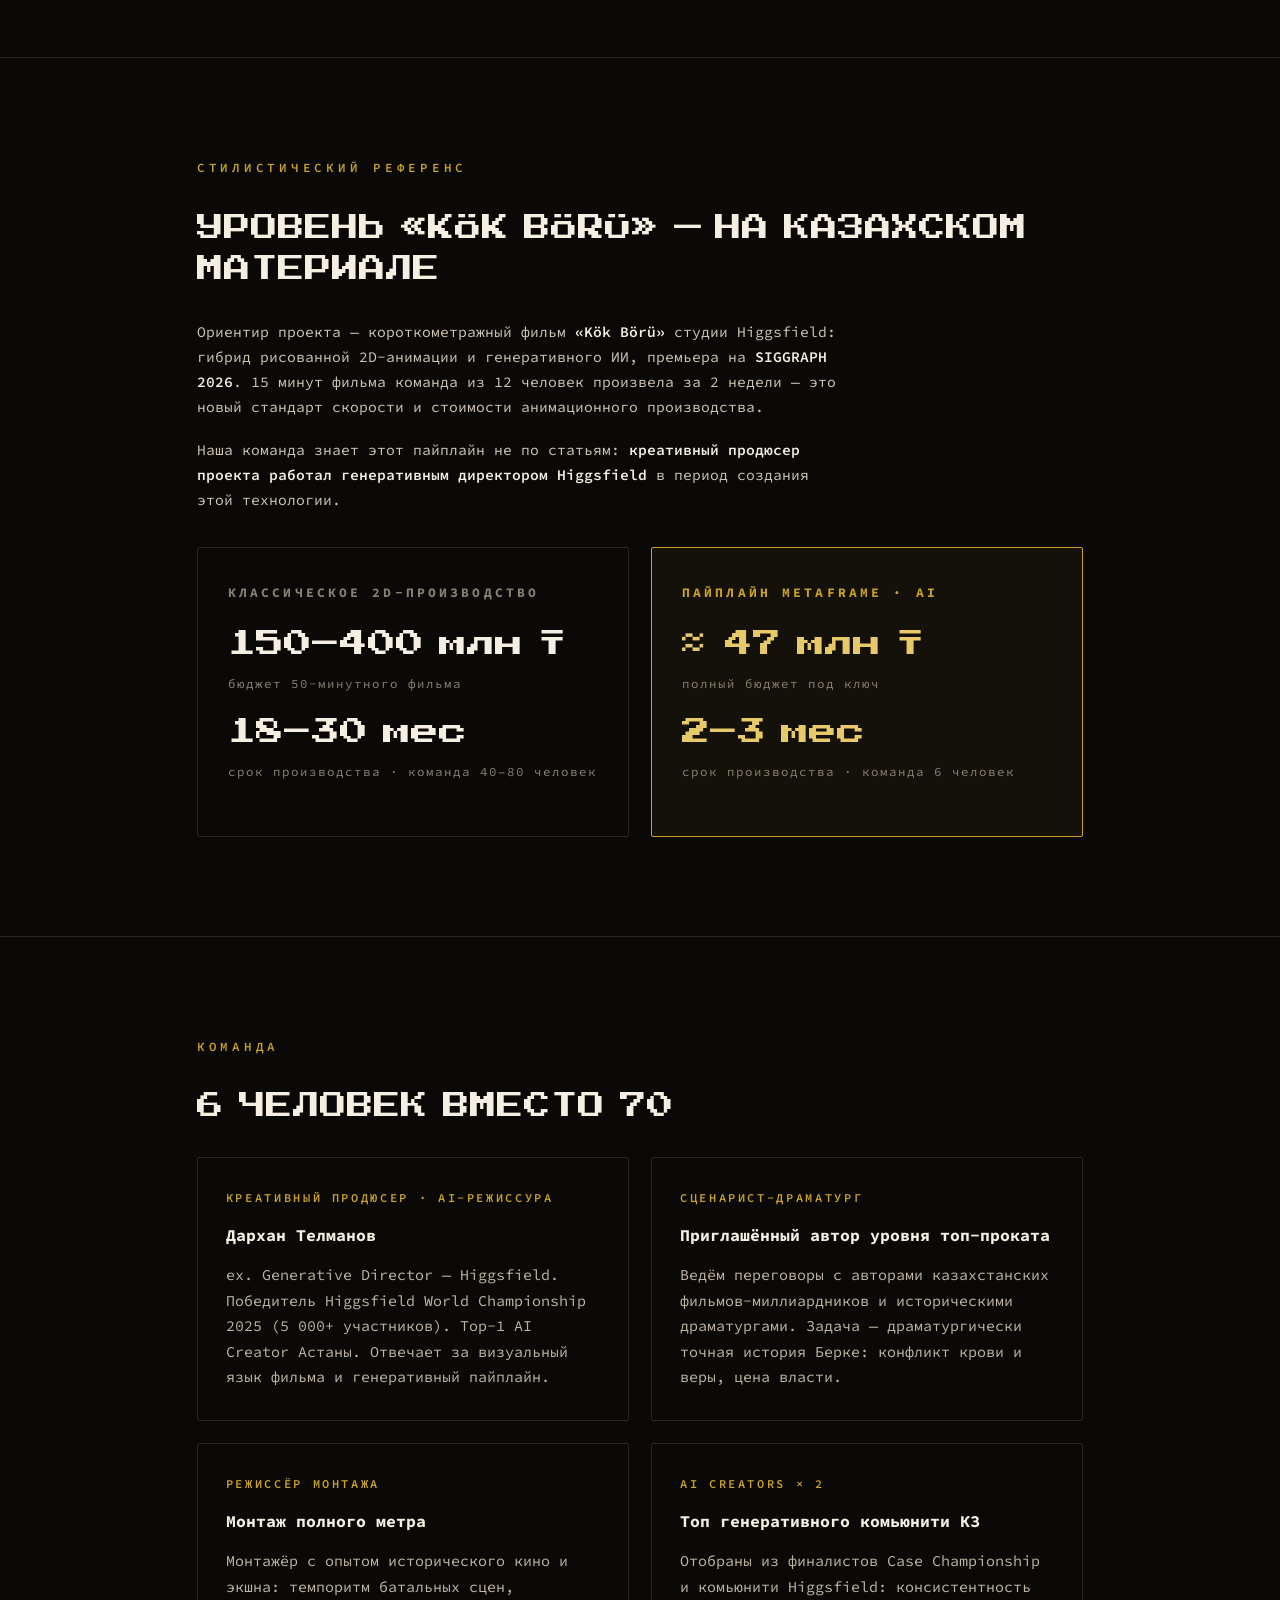
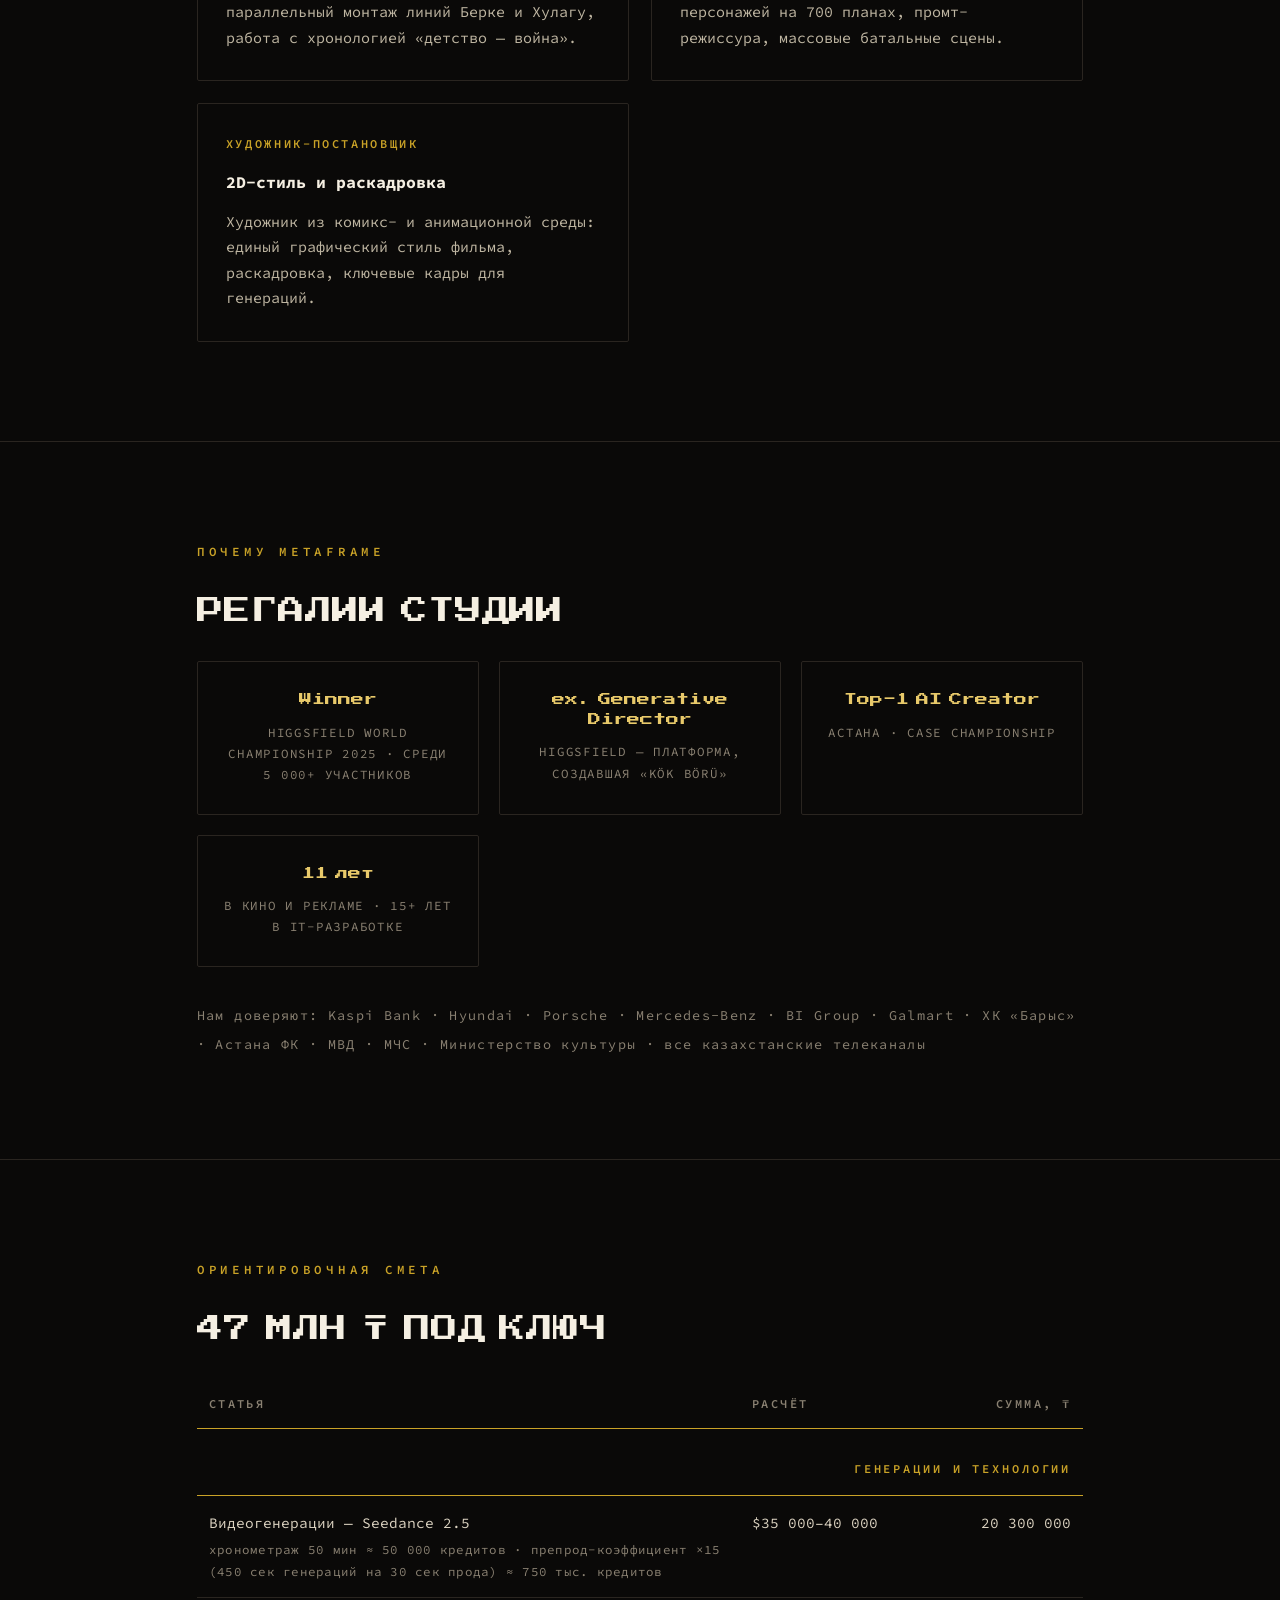
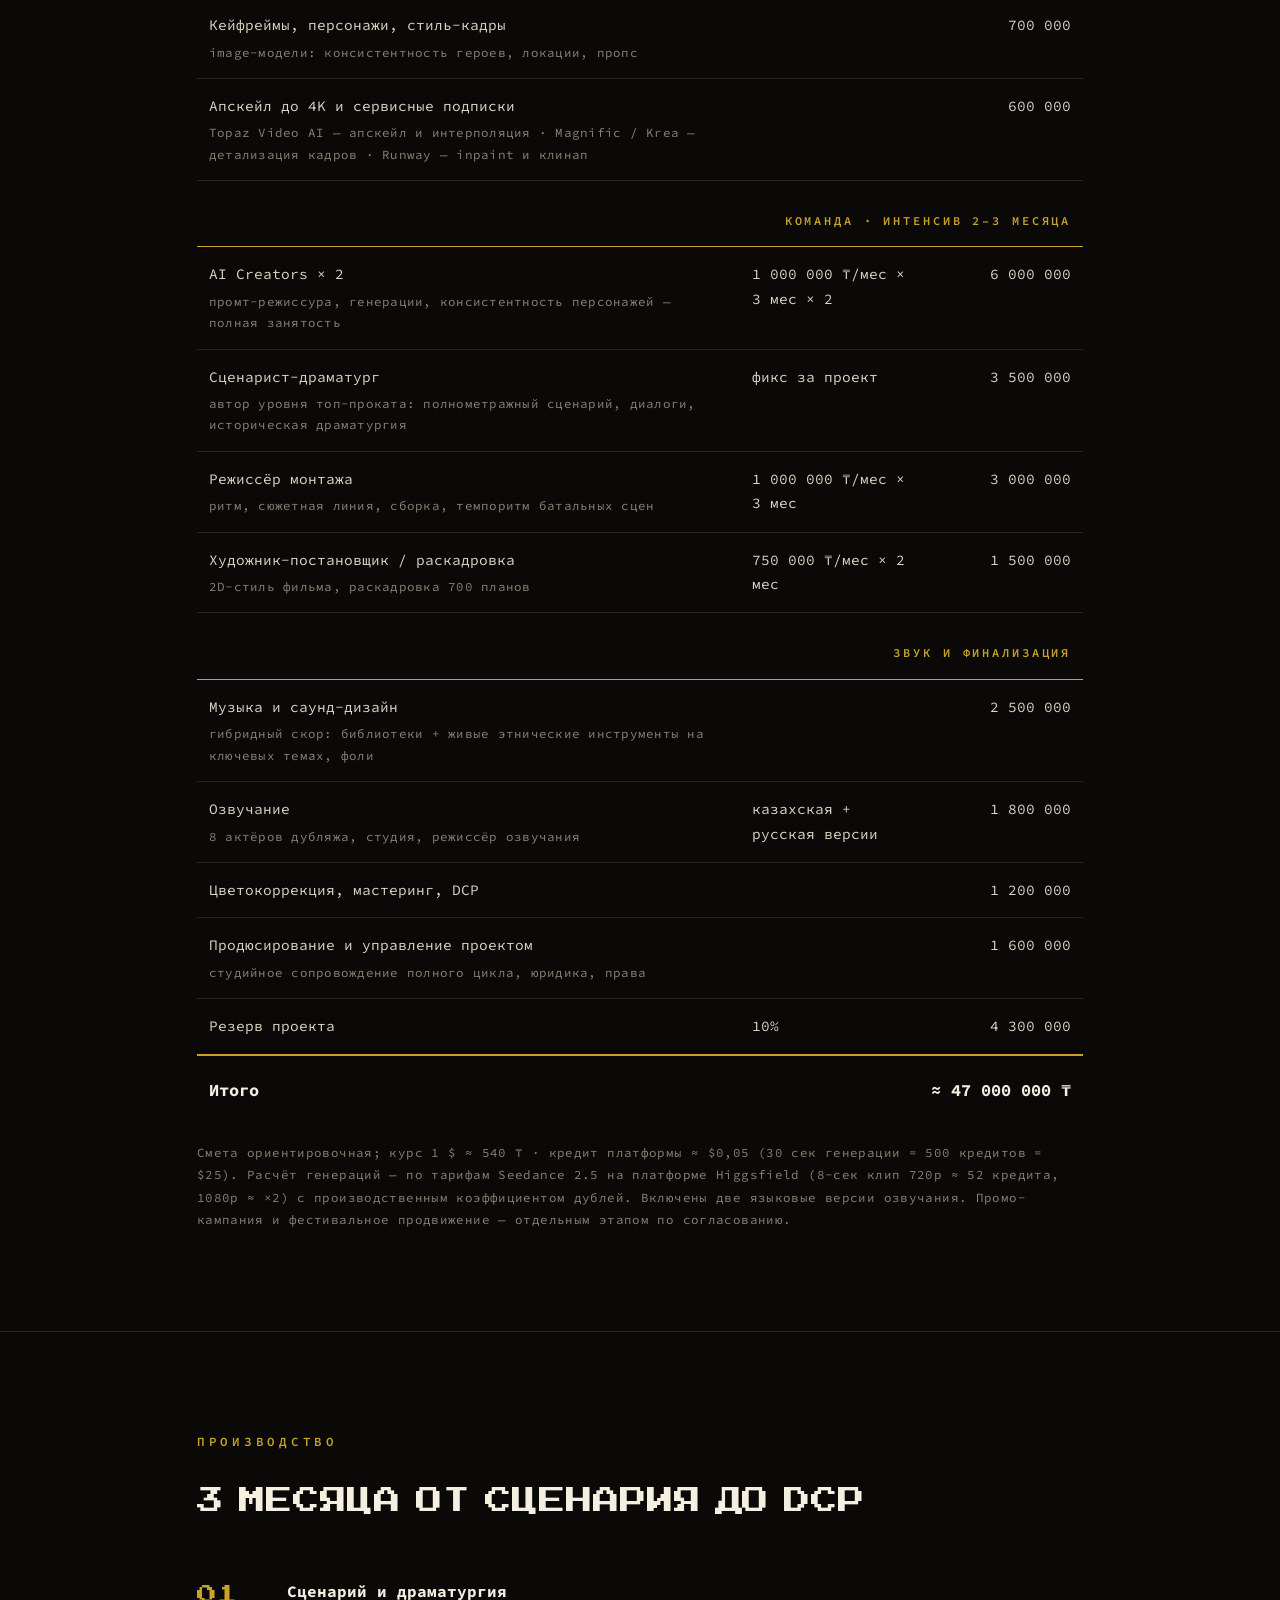
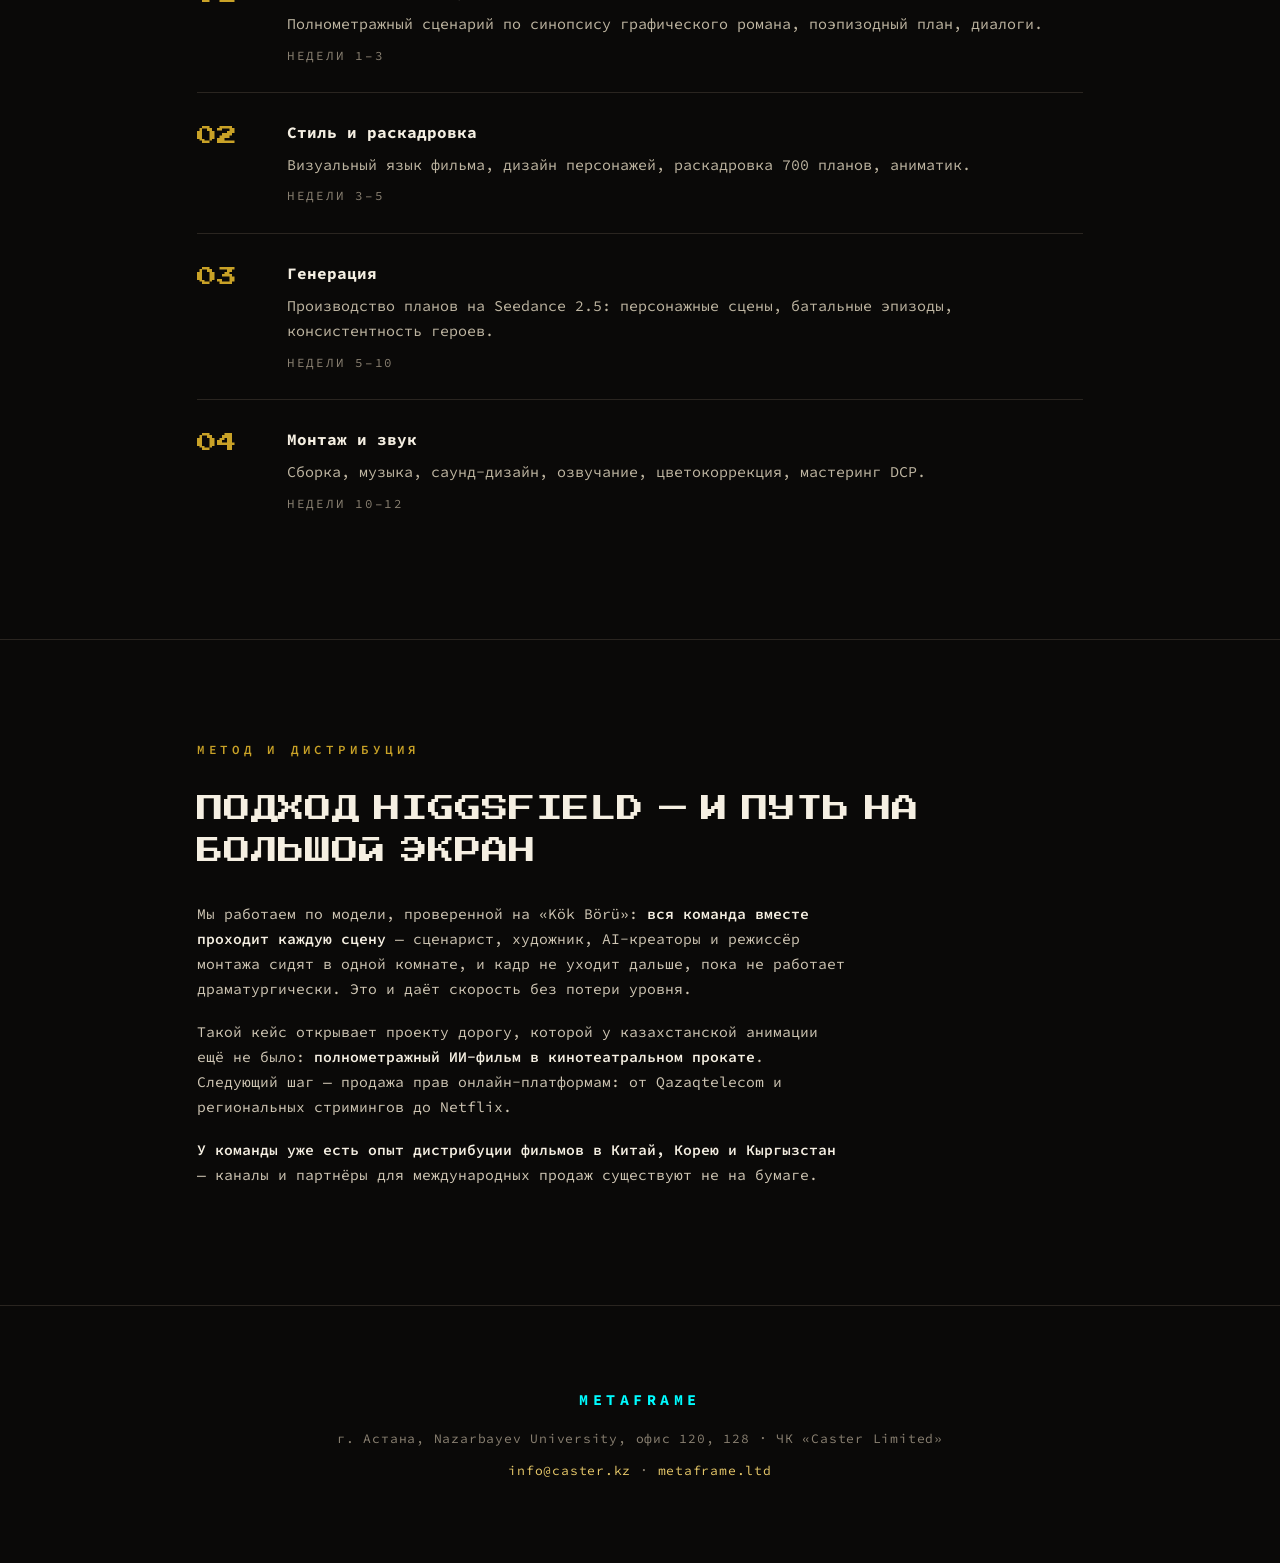
<file: berke.html>
<!DOCTYPE html>
<html lang="ru">
<head>
<meta charset="UTF-8">
<meta name="viewport" content="width=device-width, initial-scale=1">
<meta name="robots" content="noindex,nofollow">
<title>БЕРКЕ ХАН — коммерческое предложение | METAFRAME</title>
<style>
  @font-face{font-family:'Press Start 2P';src:url('assets/fonts/PressStart2P-Regular.ttf') format('truetype');font-weight:400;font-display:swap;}
  @font-face{font-family:'Source Code Pro';src:url('assets/fonts/SourceCodePro-VariableFont_wght.ttf') format('truetype-variations');font-weight:200 900;font-display:swap;}
  :root{--gold:#C9A227; --gold2:#E8C96A; --ink:#0A0908; --line:#2a2520; --cy:#00FCFF;}
  *{margin:0;padding:0;box-sizing:border-box}
  html{scroll-behavior:smooth}
  body{background:var(--ink); color:#EDE6D8; font-family:'Source Code Pro',monospace; line-height:1.7;}
  .px{font-family:'Press Start 2P','Source Code Pro',monospace; word-spacing:-.45em; text-transform:uppercase}
  .mono{font-family:'Source Code Pro',monospace}
  .wrap{max-width:1040px; margin:0 auto; padding:0 6vw}
  section{padding:11vh 0; border-top:1px solid var(--line)}
  .label{font-family:'Source Code Pro',monospace; color:var(--gold); font-size:12.5px; letter-spacing:.3em; text-transform:uppercase; margin-bottom:28px; font-weight:600}
  h2{font-family:'Press Start 2P','Source Code Pro',monospace; word-spacing:-.45em; text-transform:uppercase; font-size:clamp(17px,2.1vw,28px); line-height:1.55; font-weight:400; margin-bottom:30px; color:#F5EFE2}
  p.body{font-size:clamp(14.5px,1.15vw,17px); color:#CFC6B4; max-width:72ch; margin-bottom:18px}
  b{color:#F5EFE2; font-weight:600}
  .gold{color:var(--gold2)}

  /* hero */
  .hero{min-height:100svh; display:flex; flex-direction:column; justify-content:center; align-items:center; text-align:center; padding:12vh 6vw; position:relative; overflow:hidden; border:none;
    background:
      linear-gradient(180deg, rgba(10,9,8,.55) 0%, rgba(10,9,8,.35) 45%, rgba(10,9,8,.88) 88%, #0A0908 100%),
      url('assets/berke-hero.jpg') center 28% / cover no-repeat,
      radial-gradient(ellipse 80% 55% at 50% 118%, rgba(201,162,39,.32), transparent 60%),
      #0A0908;}
  .hero::after{content:''; position:absolute; inset:0; background:url("data:image/svg+xml,%3Csvg xmlns='http://www.w3.org/2000/svg' width='140' height='140'%3E%3Cfilter id='n'%3E%3CfeTurbulence type='fractalNoise' baseFrequency='.9' numOctaves='2'/%3E%3C/filter%3E%3Crect width='140' height='140' filter='url(%23n)' opacity='.05'/%3E%3C/svg%3E"); pointer-events:none}
  .hero .kicker{font-family:'Source Code Pro',monospace; color:var(--gold); letter-spacing:.34em; font-size:13px; text-transform:uppercase; margin-bottom:34px; font-weight:600}
  h1{font-family:'Press Start 2P','Source Code Pro',monospace; word-spacing:-.45em; font-size:clamp(34px,7.4vw,96px); font-weight:400; line-height:1.1; color:#F5EFE2; text-transform:uppercase}
  h1 span{display:block; font-size:clamp(13px,1.7vw,22px); letter-spacing:.14em; word-spacing:.6em; color:var(--gold2); margin-top:26px}
  .hero .log{max-width:64ch; margin-top:40px; color:#D8D0BE; font-size:clamp(15px,1.25vw,18px)}
  .hero .facts{display:flex; gap:14px; flex-wrap:wrap; justify-content:center; margin-top:48px}
  .fact{font-family:'Source Code Pro',monospace; font-size:13px; letter-spacing:.16em; text-transform:uppercase; border:1px solid var(--gold); color:var(--gold2); padding:12px 22px; border-radius:2px}
  .hero .kp{position:absolute; top:26px; align-items:center; left:0; right:0; display:flex; justify-content:space-between; padding:0 6vw; font-family:'Source Code Pro',monospace; font-size:12px; letter-spacing:.22em; color:#8a8172; text-transform:uppercase}
  .hero .kp b{color:var(--cy); font-weight:700}

  /* сравнение */
  .vs{display:grid; grid-template-columns:1fr 1fr; gap:22px; margin-top:34px}
  .vs > div{border:1px solid var(--line); padding:34px 30px; border-radius:2px}
  .vs .ai{border-color:var(--gold); background:rgba(201,162,39,.05)}
  .vs h3{font-family:'Source Code Pro',monospace; font-size:13px; letter-spacing:.24em; text-transform:uppercase; margin-bottom:22px; color:#8a8172}
  .vs .ai h3{color:var(--gold)}
  .vs .num{font-family:'Press Start 2P','Source Code Pro',monospace; word-spacing:-.45em; font-size:clamp(17px,2.2vw,30px); color:#F5EFE2; margin-bottom:10px; line-height:1.3}
  .vs .ai .num{color:var(--gold2)}
  .vs small{display:block; font-family:'Source Code Pro',monospace; font-size:12.5px; letter-spacing:.08em; color:#8a8172; margin-bottom:20px}

  /* смета */
  table{width:100%; border-collapse:collapse; margin-top:10px; font-family:'Source Code Pro',monospace}
  th{font-size:12px; letter-spacing:.2em; text-transform:uppercase; color:#8a8172; text-align:left; padding:14px 12px; border-bottom:1px solid var(--gold); font-weight:600}
  th:last-child, td:last-child{text-align:right; white-space:nowrap}
  td{padding:15px 12px; border-bottom:1px solid var(--line); font-size:14.5px; color:#DDD4C2; vertical-align:top}
  td small{color:#8a8172; display:block; font-size:12.5px; margin-top:4px; letter-spacing:.02em}
  tr.sub td{color:var(--gold); font-size:12px; letter-spacing:.24em; text-transform:uppercase; padding-top:30px; border-bottom:1px solid var(--gold); font-weight:600}
  tr.total td{border-bottom:none; border-top:2px solid var(--gold); font-size:17px; color:#F5EFE2; font-weight:700; padding-top:20px}
  .note{font-family:'Source Code Pro',monospace; font-size:12.5px; color:#8a8172; margin-top:22px; letter-spacing:.03em; line-height:1.8}

  /* команда */
  .team{display:grid; grid-template-columns:repeat(auto-fit,minmax(290px,1fr)); gap:22px; margin-top:10px}
  .tcard{border:1px solid var(--line); padding:30px 28px; border-radius:2px}
  .tcard .role{font-family:'Source Code Pro',monospace; color:var(--gold); font-size:12px; letter-spacing:.22em; text-transform:uppercase; margin-bottom:14px; font-weight:600}
  .tcard h4{font-size:16.5px; font-weight:700; color:#F5EFE2; margin-bottom:12px}
  .tcard p{font-size:15px; color:#BFB6A2}

  /* пайплайн */
  .steps{counter-reset:s; margin-top:8px}
  .step{display:grid; grid-template-columns:72px 1fr; gap:18px; padding:26px 0; border-bottom:1px solid var(--line)}
  .step:last-child{border:none}
  .step::before{counter-increment:s; content:'0' counter(s); font-family:'Press Start 2P',monospace; color:var(--gold); font-size:20px}
  .step h4{font-size:16px; color:#F5EFE2; font-weight:700; margin-bottom:6px}
  .step p{color:#BFB6A2; font-size:15px}
  .step .dur{font-family:'Source Code Pro',monospace; color:#8a8172; font-size:12.5px; letter-spacing:.14em; margin-top:8px; text-transform:uppercase}

  /* регалии */
  .reg{display:grid; grid-template-columns:repeat(auto-fit,minmax(240px,1fr)); gap:20px; margin-top:8px}
  .rcard{border:1px solid var(--line); padding:28px 26px; text-align:center; border-radius:2px}
  .rcard .big{font-family:'Press Start 2P','Source Code Pro',monospace; word-spacing:-.45em; font-size:13px; color:var(--gold2); margin-bottom:12px; line-height:1.5}
  .rcard p{font-family:'Source Code Pro',monospace; font-size:12.5px; color:#8a8172; letter-spacing:.06em}
  .clients{margin-top:34px; font-family:'Source Code Pro',monospace; font-size:13.5px; letter-spacing:.1em; color:#8a8172; line-height:2.2}

  /* футер */
  footer{border-top:1px solid var(--line); padding:9vh 0; text-align:center}
  footer .mf{font-family:'Source Code Pro',monospace; color:var(--cy); letter-spacing:.3em; font-size:15px; font-weight:700; margin-bottom:16px}
  footer p{font-family:'Source Code Pro',monospace; font-size:13px; color:#8a8172; letter-spacing:.06em}
  footer a{color:var(--gold2); text-decoration:none}

  @media(max-width:760px){ .vs{grid-template-columns:1fr} td small{font-size:11.5px} th,td{padding:12px 6px; font-size:13px} }
</style>
</head>
<body>

<div class="hero">
  <div class="kp"><span style="display:flex;align-items:center;gap:14px"><img src="assets/logo.png" alt="MetaFrame" style="height:30px;display:block"> AI-KINO</span><span>Коммерческое предложение</span></div>
  <p class="kicker">Первый казахстанский полнометражный ИИ-анимационный фильм</p>
  <h1>Берке хан<span>Хранитель улуса</span></h1>
  <p class="log">Когда потомки Чингисхана начинают войну за власть, Берке, сын Джучи, встаёт перед выбором: подчиниться воле могущественных родственников — или выступить против собственной крови, чтобы спасти государство своего отца.</p>
</div>

<section>
  <div class="wrap">
    <p class="label">О проекте</p>
    <h2>История человека, который не стремился к престолу — и спас государство</h2>
    <p class="body">1263 год. Берега Терека усеяны телами воинов, ещё недавно сражавшихся под знаменем единой империи. Победитель, Берке, склоняется над раненым противником и протягивает ему воду: «Передо мной прежде всего родственник».</p>
    <p class="body">Сын Джучи и хорезмийской царевны, Берке растёт между двумя мирами — традициями Чингисхана и исламской верой матери. Через заговоры, предательства и кризис престолонаследия он приходит к войне, которой не хотел, — и к битве на Тереке, где военной хитростью, вдохновлённой подвигами отца, разбивает армию Хулагу.</p>
    <p class="body"><b>Это история о цене власти и о человеке, заложившем основы самостоятельности Золотой Орды</b> — рассказанная языком современной анимации для поколения, которое не читает учебники, но смотрит кино.</p>
  </div>
</section>

<section>
  <div class="wrap">
    <p class="label">Стилистический референс</p>
    <h2>Уровень «Kök Börü» — на казахском материале</h2>
    <p class="body">Ориентир проекта — короткометражный фильм <b>«Kök Börü»</b> студии Higgsfield: гибрид рисованной 2D-анимации и генеративного ИИ, премьера на <b>SIGGRAPH 2026</b>. 15 минут фильма команда из 12 человек произвела за 2 недели — это новый стандарт скорости и стоимости анимационного производства.</p>
    <p class="body">Наша команда знает этот пайплайн не по статьям: <b>креативный продюсер проекта работал генеративным директором Higgsfield</b> в период создания этой технологии.</p>
    <div class="vs">
      <div>
        <h3>Классическое 2D-производство</h3>
        <div class="num">150–400 млн ₸</div>
        <small>бюджет 50-минутного фильма</small>
        <div class="num">18–30 мес</div>
        <small>срок производства · команда 40–80 человек</small>
      </div>
      <div class="ai">
        <h3>Пайплайн METAFRAME · AI</h3>
        <div class="num">≈ 47 млн ₸</div>
        <small>полный бюджет под ключ</small>
        <div class="num">2–3 мес</div>
        <small>срок производства · команда 6 человек</small>
      </div>
    </div>
  </div>
</section>

<section>
  <div class="wrap">
    <p class="label">Команда</p>
    <h2>6 человек вместо 70</h2>
    <div class="team">
      <div class="tcard">
        <div class="role">Креативный продюсер · AI-режиссура</div>
        <h4>Дархан Телманов</h4>
        <p>ex. Generative Director — Higgsfield. Победитель Higgsfield World Championship 2025 (5 000+ участников). Top-1 AI Creator Астаны. Отвечает за визуальный язык фильма и генеративный пайплайн.</p>
      </div>
      <div class="tcard">
        <div class="role">Сценарист-драматург</div>
        <h4>Приглашённый автор уровня топ-проката</h4>
        <p>Ведём переговоры с авторами казахстанских фильмов-миллиардников и историческими драматургами. Задача — драматургически точная история Берке: конфликт крови и веры, цена власти.</p>
      </div>
      <div class="tcard">
        <div class="role">Режиссёр монтажа</div>
        <h4>Монтаж полного метра</h4>
        <p>Монтажёр с опытом исторического кино и экшна: темпоритм батальных сцен, параллельный монтаж линий Берке и Хулагу, работа с хронологией «детство — война».</p>
      </div>
      <div class="tcard">
        <div class="role">AI Creators × 2</div>
        <h4>Топ генеративного комьюнити КЗ</h4>
        <p>Отобраны из финалистов Case Championship и комьюнити Higgsfield: консистентность персонажей на 700 планах, промт-режиссура, массовые батальные сцены.</p>
      </div>
      <div class="tcard">
        <div class="role">Художник-постановщик</div>
        <h4>2D-стиль и раскадровка</h4>
        <p>Художник из комикс- и анимационной среды: единый графический стиль фильма, раскадровка, ключевые кадры для генераций.</p>
      </div>
    </div>
  </div>
</section>

<section>
  <div class="wrap">
    <p class="label">Почему METAFRAME</p>
    <h2>Регалии студии</h2>
    <div class="reg">
      <div class="rcard"><div class="big">Winner</div><p>HIGGSFIELD WORLD CHAMPIONSHIP 2025 · СРЕДИ 5 000+ УЧАСТНИКОВ</p></div>
      <div class="rcard"><div class="big">ex. Generative Director</div><p>HIGGSFIELD — ПЛАТФОРМА, СОЗДАВШАЯ «KÖK BÖRÜ»</p></div>
      <div class="rcard"><div class="big">Top-1 AI Creator</div><p>АСТАНА · CASE CHAMPIONSHIP</p></div>
      <div class="rcard"><div class="big">11 лет</div><p>В КИНО И РЕКЛАМЕ · 15+ ЛЕТ В IT-РАЗРАБОТКЕ</p></div>
    </div>
    <p class="clients">Нам доверяют: Kaspi Bank · Hyundai · Porsche · Mercedes-Benz · BI Group · Galmart · ХК «Барыс» · Астана ФК · МВД · МЧС · Министерство культуры · все казахстанские телеканалы</p>
  </div>
</section>

<section>
  <div class="wrap">
    <p class="label">Ориентировочная смета</p>
    <h2>47 млн ₸ под ключ</h2>
    <table>
      <tr><th>Статья</th><th>Расчёт</th><th>Сумма, ₸</th></tr>
      <tr class="sub"><td colspan="3">Генерации и технологии</td></tr>
      <tr><td>Видеогенерации — Seedance 2.5<small>хронометраж 50 мин ≈ 50 000 кредитов · препрод-коэффициент ×15 (450 сек генераций на 30 сек прода) ≈ 750 тыс. кредитов</small></td><td>$35 000–40 000</td><td>20 300 000</td></tr>
      <tr><td>Кейфреймы, персонажи, стиль-кадры<small>image-модели: консистентность героев, локации, пропс</small></td><td></td><td>700 000</td></tr>
      <tr><td>Апскейл до 4K и сервисные подписки<small>Topaz Video AI — апскейл и интерполяция · Magnific / Krea — детализация кадров · Runway — inpaint и клинап</small></td><td></td><td>600 000</td></tr>
      <tr class="sub"><td colspan="3">Команда · интенсив 2–3 месяца</td></tr>
      <tr><td>AI Creators × 2<small>промт-режиссура, генерации, консистентность персонажей — полная занятость</small></td><td>1 000 000 ₸/мес × 3 мес × 2</td><td>6 000 000</td></tr>
      <tr><td>Сценарист-драматург<small>автор уровня топ-проката: полнометражный сценарий, диалоги, историческая драматургия</small></td><td>фикс за проект</td><td>3 500 000</td></tr>
      <tr><td>Режиссёр монтажа<small>ритм, сюжетная линия, сборка, темпоритм батальных сцен</small></td><td>1 000 000 ₸/мес × 3 мес</td><td>3 000 000</td></tr>
      <tr><td>Художник-постановщик / раскадровка<small>2D-стиль фильма, раскадровка 700 планов</small></td><td>750 000 ₸/мес × 2 мес</td><td>1 500 000</td></tr>
      <tr class="sub"><td colspan="3">Звук и финализация</td></tr>
      <tr><td>Музыка и саунд-дизайн<small>гибридный скор: библиотеки + живые этнические инструменты на ключевых темах, фоли</small></td><td></td><td>2 500 000</td></tr>
      <tr><td>Озвучание<small>8 актёров дубляжа, студия, режиссёр озвучания</small></td><td>казахская + русская версии</td><td>1 800 000</td></tr>
      <tr><td>Цветокоррекция, мастеринг, DCP</td><td></td><td>1 200 000</td></tr>
      <tr><td>Продюсирование и управление проектом<small>студийное сопровождение полного цикла, юридика, права</small></td><td></td><td>1 600 000</td></tr>
      <tr><td>Резерв проекта</td><td>10%</td><td>4 300 000</td></tr>
      <tr class="total"><td>Итого</td><td></td><td>≈ 47 000 000 ₸</td></tr>
    </table>
    <p class="note">Смета ориентировочная; курс 1 $ ≈ 540 ₸ · кредит платформы ≈ $0,05 (30 сек генерации = 500 кредитов = $25). Расчёт генераций — по тарифам Seedance 2.5 на платформе Higgsfield (8-сек клип 720p ≈ 52 кредита, 1080p ≈ ×2) с производственным коэффициентом дублей. Включены две языковые версии озвучания. Промо-кампания и фестивальное продвижение — отдельным этапом по согласованию.</p>
  </div>
</section>

<section>
  <div class="wrap">
    <p class="label">Производство</p>
    <h2>3 месяца от сценария до DCP</h2>
    <div class="steps">
      <div class="step"><div><h4>Сценарий и драматургия</h4><p>Полнометражный сценарий по синопсису графического романа, поэпизодный план, диалоги.</p><p class="dur">Недели 1–3</p></div></div>
      <div class="step"><div><h4>Стиль и раскадровка</h4><p>Визуальный язык фильма, дизайн персонажей, раскадровка 700 планов, аниматик.</p><p class="dur">Недели 3–5</p></div></div>
      <div class="step"><div><h4>Генерация</h4><p>Производство планов на Seedance 2.5: персонажные сцены, батальные эпизоды, консистентность героев.</p><p class="dur">Недели 5–10</p></div></div>
      <div class="step"><div><h4>Монтаж и звук</h4><p>Сборка, музыка, саунд-дизайн, озвучание, цветокоррекция, мастеринг DCP.</p><p class="dur">Недели 10–12</p></div></div>
    </div>
  </div>
</section>

<section>
  <div class="wrap">
    <p class="label">Метод и дистрибуция</p>
    <h2>Подход Higgsfield — и путь на большой экран</h2>
    <p class="body">Мы работаем по модели, проверенной на «Kök Börü»: <b>вся команда вместе проходит каждую сцену</b> — сценарист, художник, AI-креаторы и режиссёр монтажа сидят в одной комнате, и кадр не уходит дальше, пока не работает драматургически. Это и даёт скорость без потери уровня.</p>
    <p class="body">Такой кейс открывает проекту дорогу, которой у казахстанской анимации ещё не было: <b>полнометражный ИИ-фильм в кинотеатральном прокате</b>. Следующий шаг — продажа прав онлайн-платформам: от Qazaqtelecom и региональных стримингов до Netflix.</p>
    <p class="body"><b>У команды уже есть опыт дистрибуции фильмов в Китай, Корею и Кыргызстан</b> — каналы и партнёры для международных продаж существуют не на бумаге.</p>
  </div>
</section>

<footer>
  <p class="mf">METAFRAME</p>
  <p>г. Астана, Nazarbayev University, офис 120, 128 · ЧК «Caster Limited»</p>
  <p style="margin-top:10px"><a href="mailto:info@caster.kz">info@caster.kz</a> · <a href="https://metaframe.ltd">metaframe.ltd</a></p>
</footer>

</body>
</html>
</file>
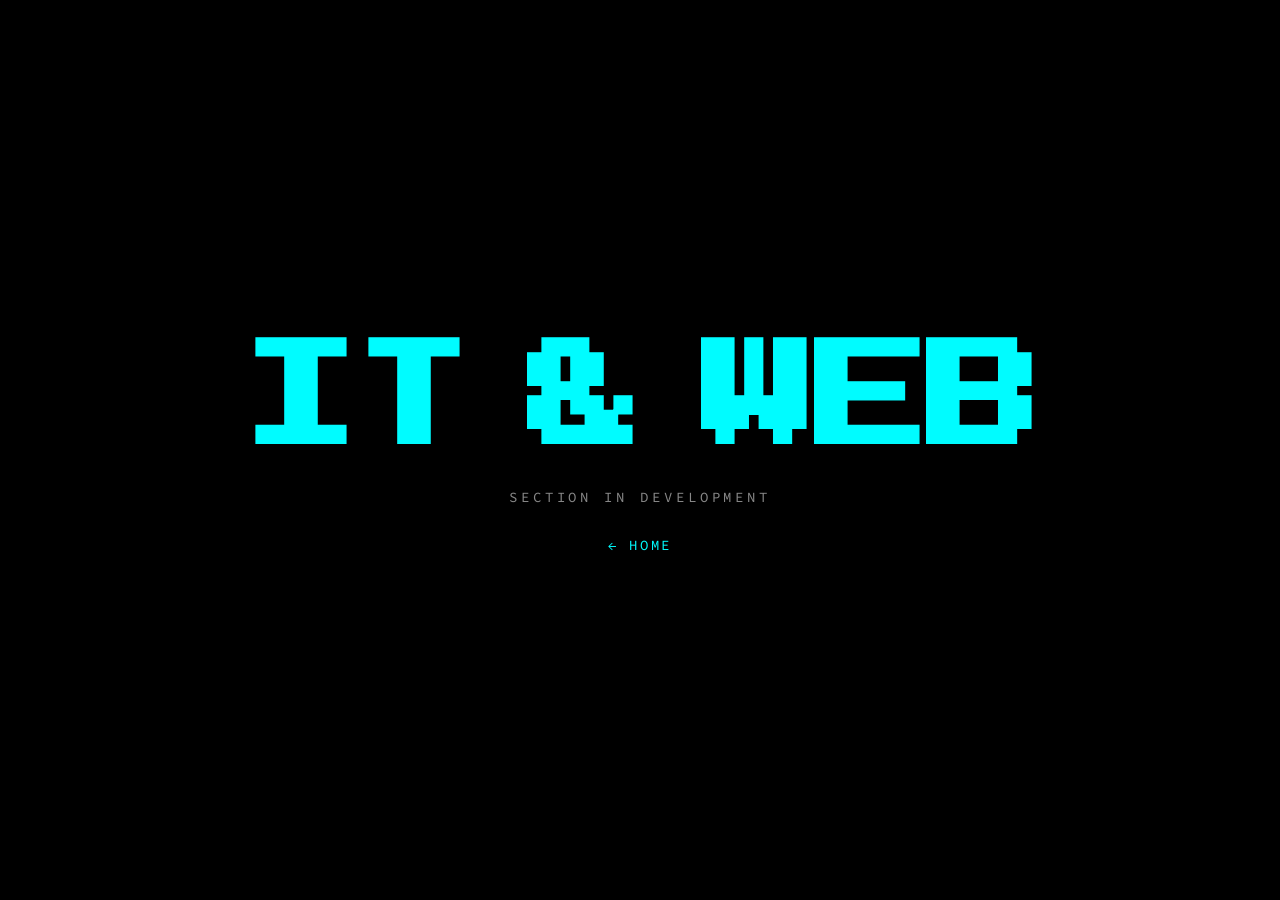
<file: it-web.html>
<!DOCTYPE html>
<html lang="ru">
<head>
<meta charset="UTF-8">
<meta name="viewport" content="width=device-width, initial-scale=1">
<title>IT &amp; Web — METAFRAME</title>
<style>
  @font-face{font-family:'Press Start 2P';src:url('assets/fonts/PressStart2P-Regular.ttf') format('truetype');font-weight:400;font-display:swap;}
  @font-face{font-family:'Source Code Pro';src:url('assets/fonts/SourceCodePro-VariableFont_wght.ttf') format('truetype-variations');font-weight:200 900;font-display:swap;}
  :root{--brand:#00FCFF}
  *{margin:0;padding:0;box-sizing:border-box}
  body{
    background:#000; color:#fff; min-height:100vh;
    font-family:'Source Code Pro', monospace;
    display:flex; flex-direction:column; align-items:center; justify-content:center;
    gap:30px; text-align:center; padding:6vw;
  }
  h1{
    font-family:'Press Start 2P','Source Code Pro',monospace;
    word-spacing:-.45em;
    font-weight:700; text-transform:uppercase; color:var(--brand);
    font-size:clamp(42px,9vw,120px); letter-spacing:-.02em; line-height:1;
  }
  p{
    font-family:'Source Code Pro',monospace;
    letter-spacing:.28em; font-size:14px; color:#888;
  }
  a{
    font-family:'Source Code Pro',monospace;
    color:var(--brand); text-decoration:none;
    letter-spacing:.18em; font-size:14px;
    border-bottom:1px solid transparent; padding-bottom:2px;
    transition:border-color .2s;
  }
  a:hover{border-color:var(--brand)}
</style>
</head>
<body>
  <h1>IT &amp; Web</h1>
  <p data-i18n="wip">РАЗДЕЛ В РАЗРАБОТКЕ</p>
  <a href="index.html" data-i18n="home">&larr; НА ГЛАВНУЮ</a>

<script>
(function(){
  const D = {
    en:{wip:"SECTION IN DEVELOPMENT", home:"&larr; HOME"},
    es:{wip:"SECCIÓN EN DESARROLLO", home:"&larr; INICIO"},
    kk:{wip:"БӨЛІМ ӘЗІРЛЕНУДЕ", home:"&larr; БАСТЫ БЕТКЕ"}
  };
  const l2 = (navigator.language || 'ru').slice(0,2).toLowerCase();
  const lang = l2 === 'ru' ? 'ru' : (D[l2] ? l2 : 'en');
  document.documentElement.lang = lang;
  if (lang === 'ru') return;
  const d = D[lang];
  document.querySelectorAll('[data-i18n]').forEach(el=>{ const v = d[el.dataset.i18n]; if (v != null) el.innerHTML = v; });
})();
</script>
</body>
</html>
</file>
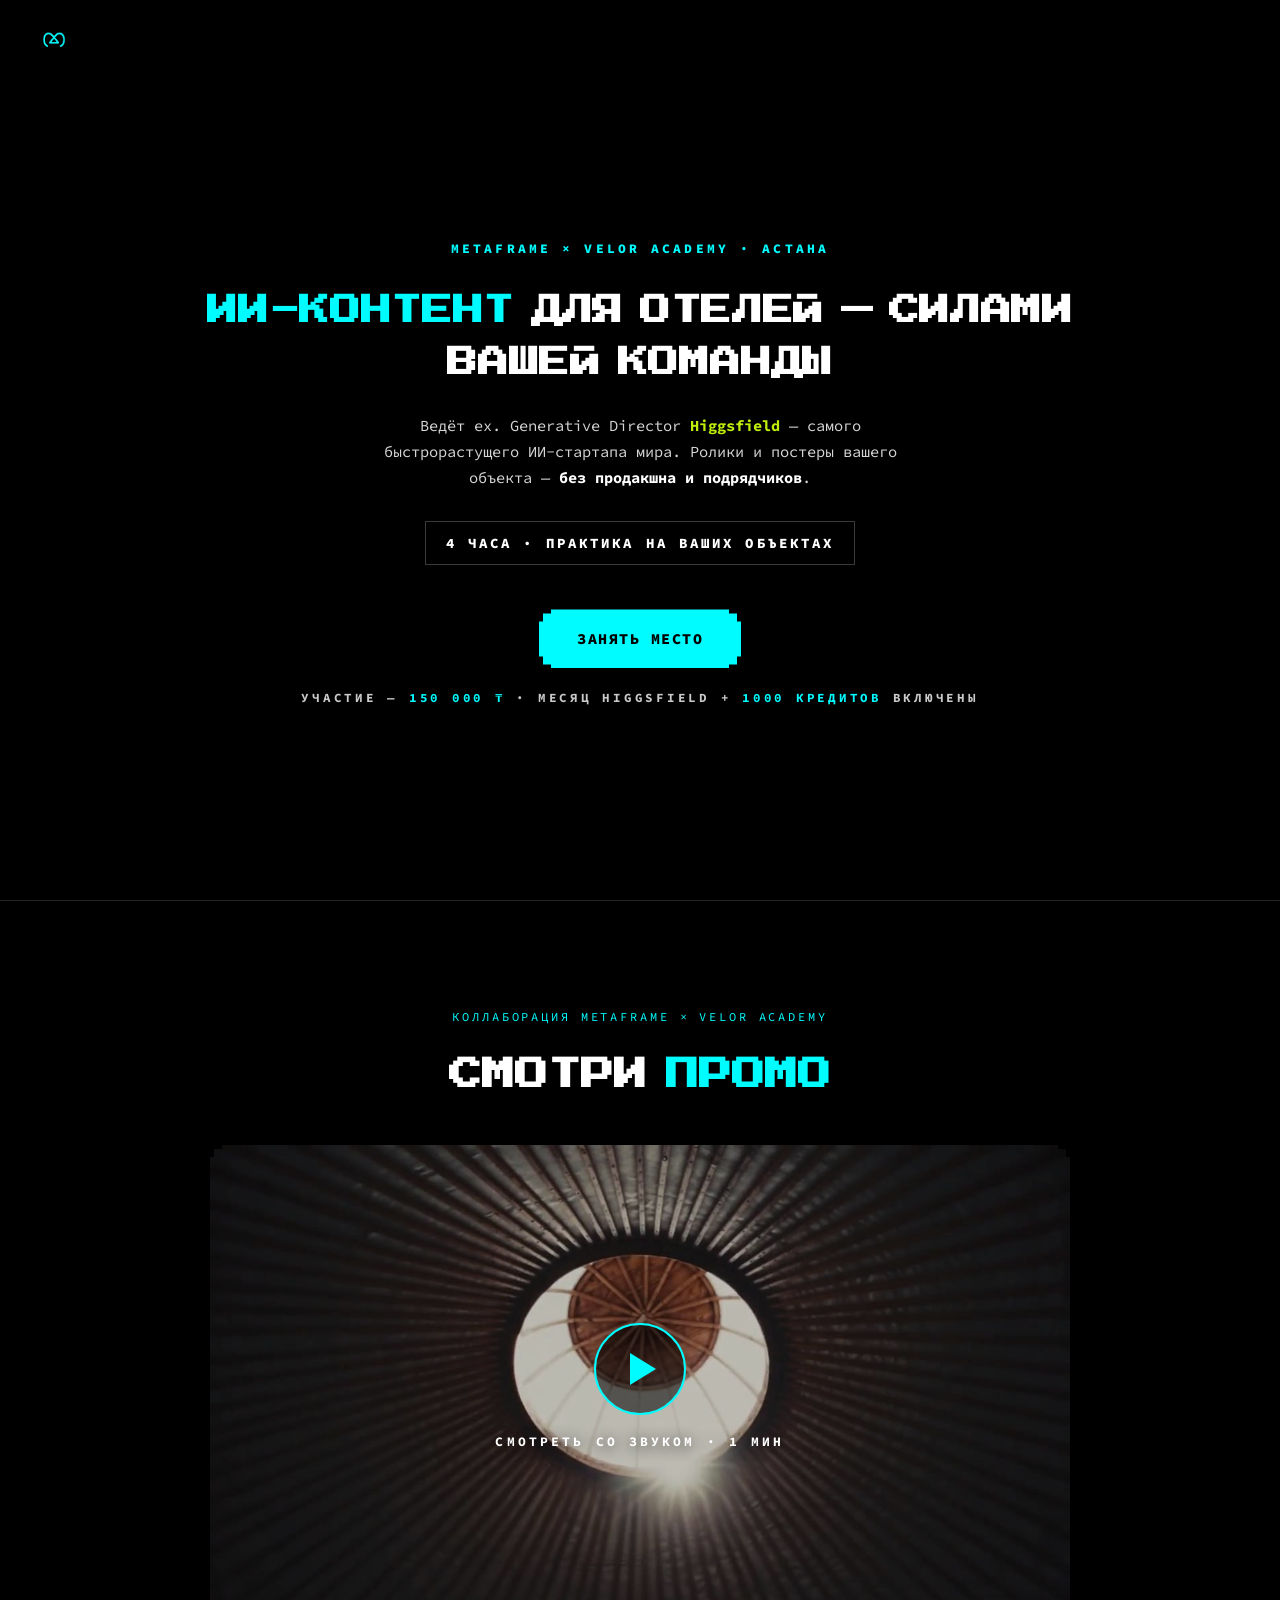
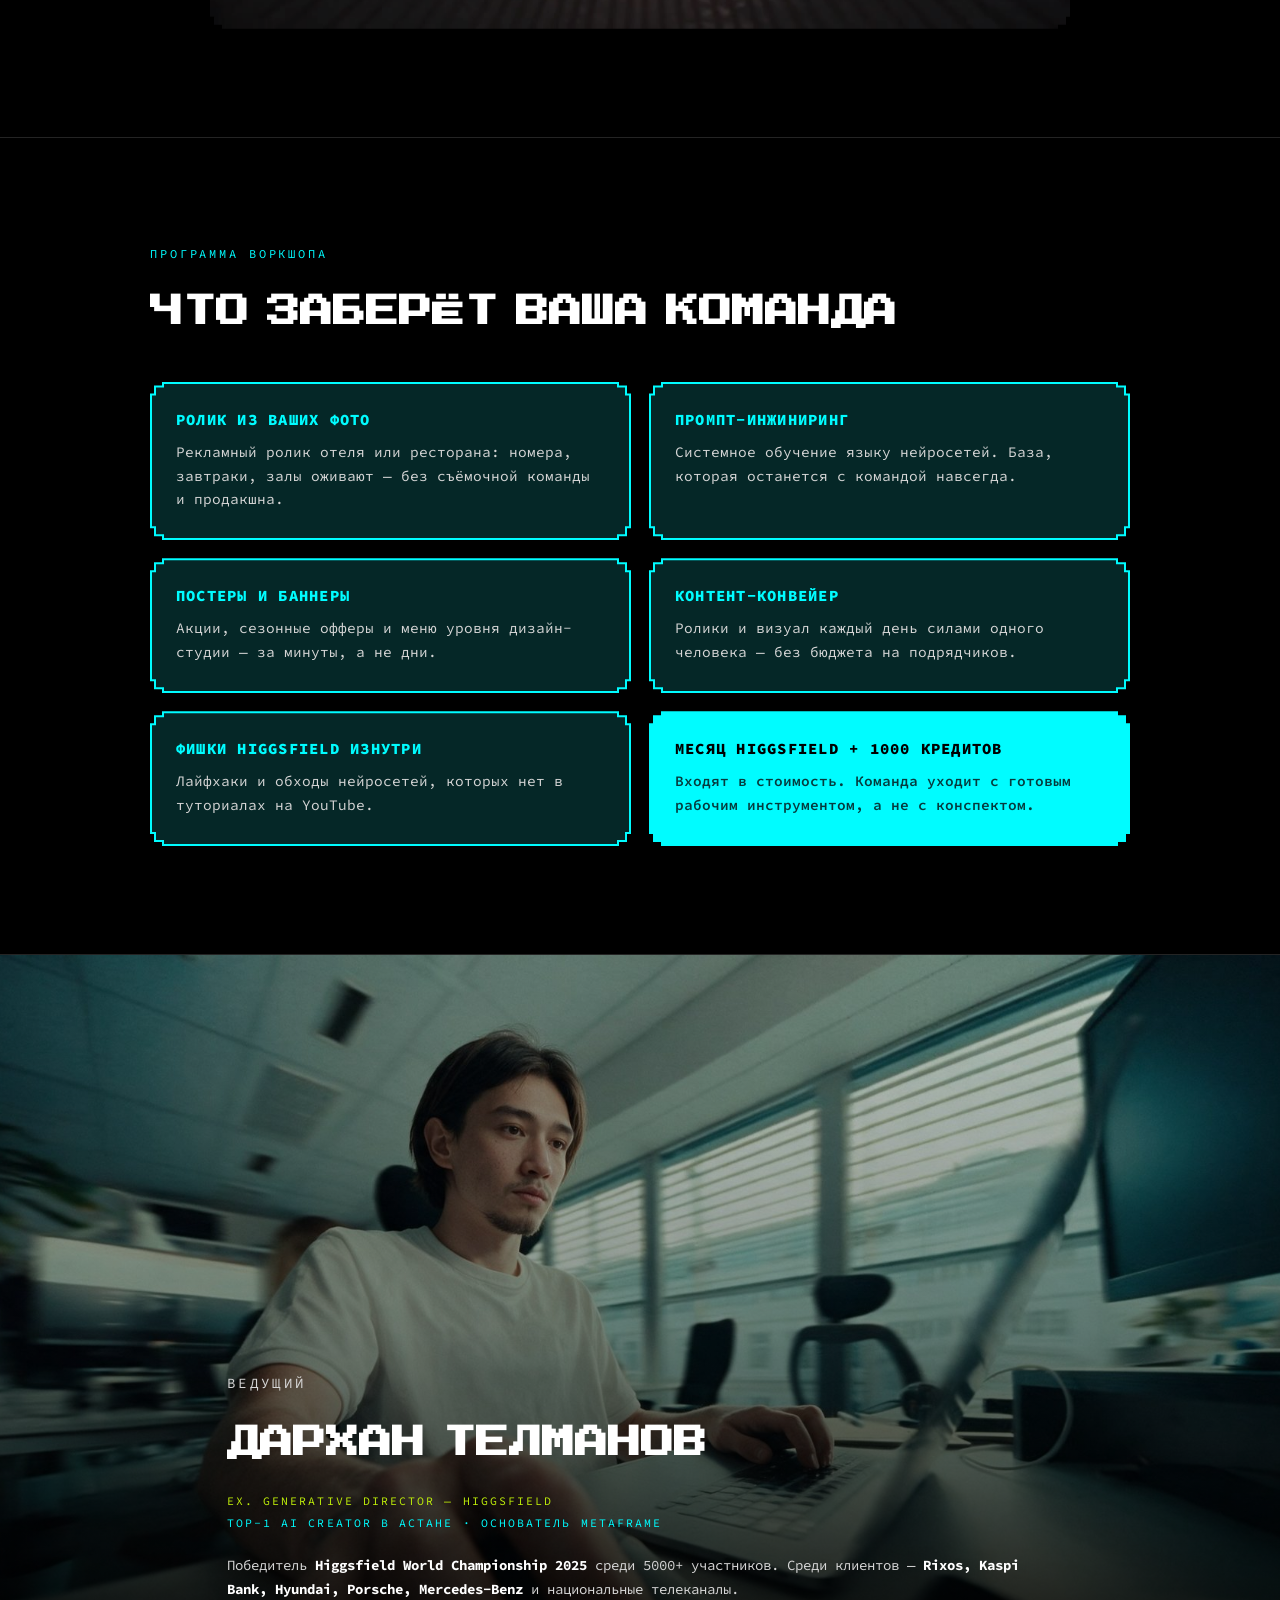
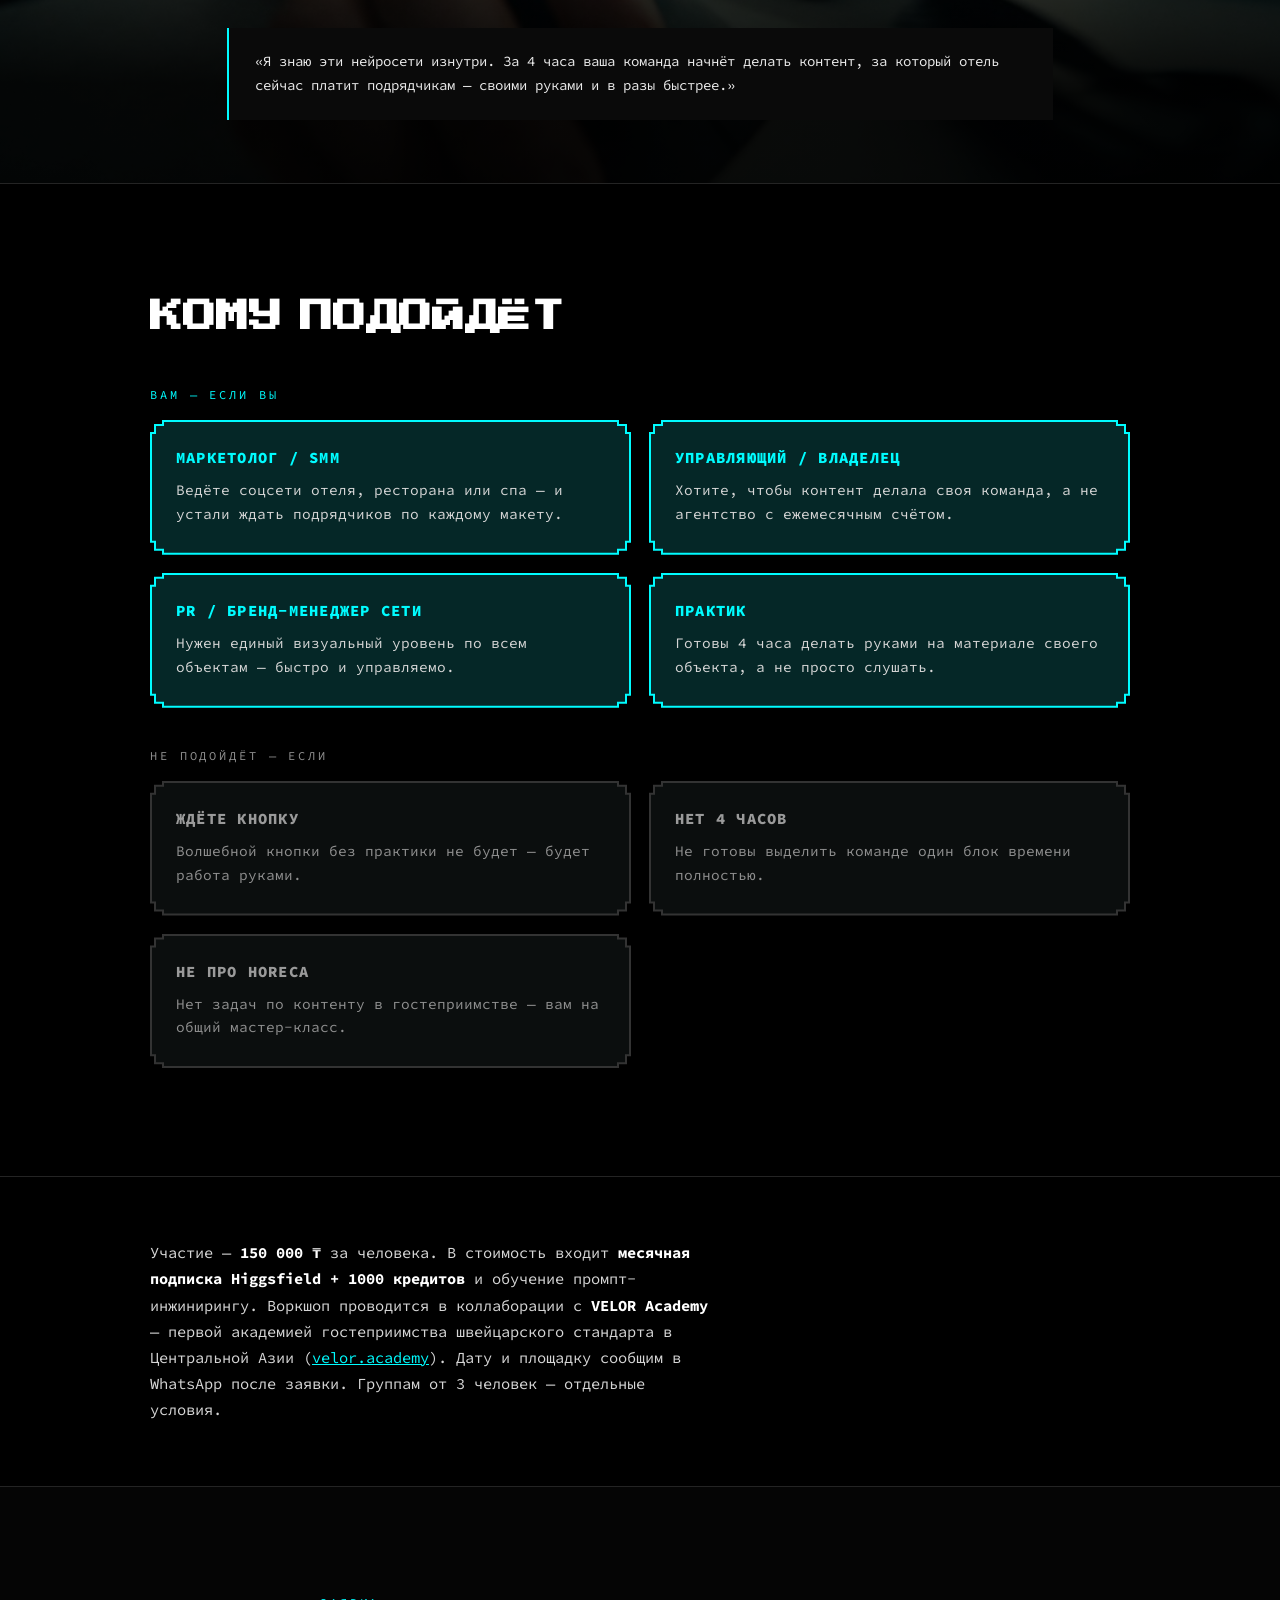
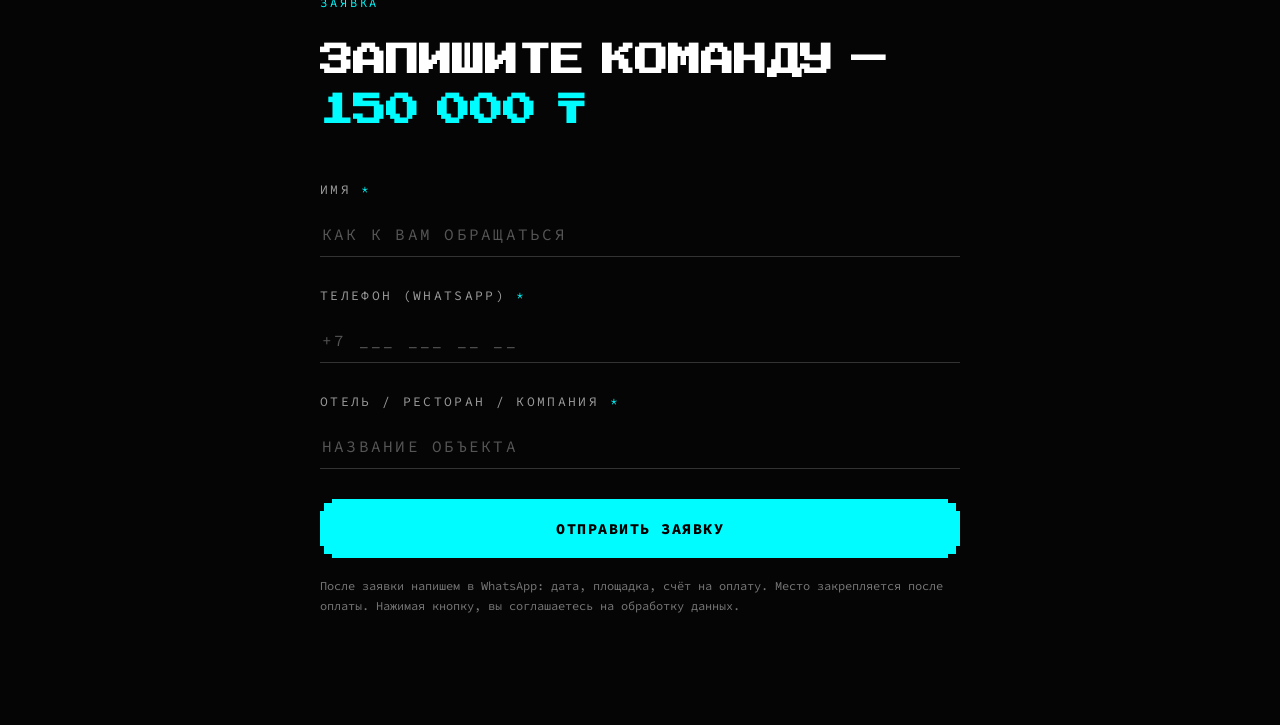
<file: mk-hotels.html>
<!DOCTYPE html>
<html lang="ru">
<head>
<meta charset="UTF-8">
<meta name="viewport" content="width=device-width, initial-scale=1">
<title>ИИ для HoReCa — воркшоп MetaFrame × VELOR Academy</title>

<!-- ===== META PIXEL (ID: 1059782113326849) ===== -->
<script>
!function(f,b,e,v,n,t,s){if(f.fbq)return;n=f.fbq=function(){n.callMethod?
n.callMethod.apply(n,arguments):n.queue.push(arguments)};if(!f._fbq)f._fbq=n;
n.push=n;n.loaded=!0;n.version='2.0';n.queue=[];t=b.createElement(e);t.async=!0;
t.src=v;s=b.getElementsByTagName(e)[0];s.parentNode.insertBefore(t,s)}(window,
document,'script','https://connect.facebook.net/en_US/fbevents.js');
fbq('init', '1059782113326849');
fbq('track', 'PageView');
</script>
<noscript><img height="1" width="1" style="display:none"
src="https://www.facebook.com/tr?id=1059782113326849&ev=PageView&noscript=1"
/></noscript>
<!-- ===== /META PIXEL ===== -->

<style>
  @font-face{font-family:'Press Start 2P';src:url('assets/fonts/PressStart2P-Regular.ttf') format('truetype');font-weight:400;font-display:swap;}
  @font-face{font-family:'Source Code Pro';src:url('assets/fonts/SourceCodePro-VariableFont_wght.ttf') format('truetype-variations');font-weight:200 900;font-display:swap;}
  :root{
    --brand:#00FCFF; --line:#242424;
    /* пиксельно-закруглённые углы (в стиле шрифта) */
    --px-clip: polygon(0 12px,4px 12px,4px 4px,12px 4px,12px 0,calc(100% - 12px) 0,calc(100% - 12px) 4px,calc(100% - 4px) 4px,calc(100% - 4px) 12px,100% 12px,100% calc(100% - 12px),calc(100% - 4px) calc(100% - 12px),calc(100% - 4px) calc(100% - 4px),calc(100% - 12px) calc(100% - 4px),calc(100% - 12px) 100%,12px 100%,12px calc(100% - 4px),4px calc(100% - 4px),4px calc(100% - 12px),0 calc(100% - 12px));
  }
  *{margin:0;padding:0;box-sizing:border-box}
  html{scroll-behavior:smooth}
  body{
    background:#000; color:#fff;
    font-family:'Source Code Pro', monospace;
    -webkit-font-smoothing:antialiased;
  }
  header{
    position:fixed; inset:0 0 auto 0; z-index:10;
    display:flex; align-items:center; justify-content:space-between;
    padding:20px 34px;
    mix-blend-mode:screen;
  }
  header img{height:40px; display:block}

  .px{font-family:'Press Start 2P','Source Code Pro',monospace; word-spacing:-.45em; font-weight:700; text-transform:uppercase}
  .label{color:var(--brand); font-size:12px; letter-spacing:.24em; text-transform:uppercase}
  .cta{
    display:inline-block;
    background:var(--brand); color:#000;
    text-decoration:none; text-align:center;
    font-weight:800; text-transform:uppercase;
    font-size:15px; letter-spacing:.1em;
    padding:20px 38px;
    clip-path:var(--px-clip);
    transition:transform .15s ease, filter .2s;
  }
  .cta:hover{transform:translateY(-2px); filter:drop-shadow(0 8px 28px rgba(0,252,255,.45))}
  .ghost{
    display:inline-block;
    border:1px solid var(--brand); color:var(--brand);
    text-decoration:none; text-align:center;
    font-size:13px; letter-spacing:.16em; text-transform:uppercase;
    padding:14px 24px;
  }

  /* ---------- hero ---------- */
  .hero{
    min-height:100svh;
    display:flex; flex-direction:column; justify-content:center; align-items:center;
    text-align:center;
    padding:15vh 6vw 10vh;
    position:relative; overflow:hidden;
  }
  .hero .bgvid{
    position:absolute; inset:0; width:100%; height:100%;
    object-fit:cover; z-index:0;
  }
  .hero::after{content:''; position:absolute; inset:0; background:rgba(0,0,0,.84); z-index:1}
  .hero > *{position:relative; z-index:2}
  .hero .label{margin-bottom:28px; font-weight:800; font-size:13px}
  .hero h1{
    font-size:clamp(19px, 2.4vw, 38px);
    line-height:1.7; letter-spacing:-.01em;
    max-width:28ch;
  }
  .hero h1 .accent{color:var(--brand)}
  .hero .sub{
    margin-top:28px;
    font-size:clamp(15px,1.3vw,19px); line-height:1.65;
    color:#d6d6d6; max-width:52ch;
  }
  .hero .sub b{color:#fff}
  .hero .cta{margin-top:44px}
  .when{
    margin-top:30px;
    font-size:clamp(13px,1.1vw,16px); letter-spacing:.22em;
    color:#fff; text-transform:uppercase; font-weight:800;
    border:1px solid #3a3a3a;
    padding:12px 20px;
  }
  .seats{
    margin-top:22px;
    font-size:12.5px; letter-spacing:.22em; color:#c9c9c9; text-transform:uppercase; font-weight:700;
  }
  .seats b{color:var(--brand)}

  /* ---------- секции ---------- */
  section{padding:12vh 6vw; border-top:1px solid var(--line)}
  .wrap{max-width:980px; margin:0 auto}

  /* программа: видео-фон */
  .prog{position:relative; overflow:hidden}
  .prog .bgvid{position:absolute; inset:0; width:100%; height:100%; object-fit:cover; z-index:0}
  .prog::after{content:''; position:absolute; inset:0; background:rgba(0,0,0,.78); z-index:1}
  .prog .wrap{position:relative; z-index:2}
  h2.px{font-size:clamp(20px,2.6vw,40px); line-height:1.5; margin-bottom:5vh}
  h2 .accent{color:var(--brand)}

  /* что будет */
  .list{list-style:none}
  .list li{
    position:relative; padding-left:30px;
    font-size:clamp(15px,1.2vw,18px); line-height:1.65; color:#d6d6d6;
    margin-bottom:20px;
  }
  .list li::before{content:'—'; position:absolute; left:0; color:var(--brand)}
  .list b{color:#fff}

  /* спикер: текст поверх фото, низ затемнён */
  .speaker{
    position:relative;
    min-height:92svh;
    background:url('assets/founder-bg.jpg') 38% 20% / cover no-repeat;
    display:flex; align-items:flex-end;
  }
  .speaker::after{
    content:''; position:absolute; inset:0;
    background:linear-gradient(180deg, rgba(0,0,0,.2) 0%, rgba(0,0,0,.4) 45%, rgba(0,0,0,.94) 88%);
  }
  .sp-inner{
    position:relative; z-index:1;
    width:100%; max-width:980px; margin:0 auto;
    padding:0 6vw 7vh;
  }
  .speaker h2{margin-bottom:3vh}
  .speaker .role{color:var(--brand); font-size:11.5px; letter-spacing:.18em; text-transform:uppercase; margin-bottom:20px; line-height:1.9}
  .speaker .role span{display:block; white-space:nowrap}   /* ровно 2 ряда, без переносов */
  .speaker p{font-size:clamp(14px,1.1vw,17px); line-height:1.7; color:#d6d6d6; margin-bottom:14px}
  .speaker p b{color:#fff}
  .quote{
    margin-top:26px; padding:22px 26px;
    border-left:2px solid var(--brand);
    background:#0a0a0a;
    font-size:clamp(14px,1.1vw,17px); line-height:1.7; color:#eaeaea;
  }

  /* кому подойдет */
  .fit{display:grid; grid-template-columns:1fr 1fr; gap:5vw}
  .fit h3{font-size:13px; letter-spacing:.22em; text-transform:uppercase; margin-bottom:26px}
  .fit .yes h3{color:var(--brand)}
  .fit .no h3{color:#666}
  .fit li{list-style:none; position:relative; padding-left:26px; font-size:clamp(14px,1.1vw,17px); line-height:1.6; color:#d6d6d6; margin-bottom:16px}
  .fit .yes li::before{content:'+'; position:absolute; left:0; color:var(--brand)}
  .fit .no li::before{content:'–'; position:absolute; left:0; color:#666}
  .fit .no li{color:#8f8f8f}

  /* депозит — короткая строка */
  #deposit p{font-size:clamp(15px,1.2vw,18px); line-height:1.7; color:#d6d6d6; max-width:62ch}
  #deposit p b{color:#fff}

  /* ---------- анкета ---------- */
  #form{background:#050505}
  #form .wrap{max-width:640px}
  form .field{margin-bottom:30px}
  form label.q{
    display:block; font-size:13px; letter-spacing:.18em; text-transform:uppercase;
    color:#9a9a9a; margin-bottom:14px;
  }
  form label.q em{color:var(--brand); font-style:normal}
  input[type=text], input[type=tel], input[type=email], select, textarea{
    width:100%;
    background:transparent; border:none; border-bottom:1px solid #333;
    color:#fff; font-family:'Source Code Pro',monospace;
    font-size:16px; letter-spacing:.06em;
    padding:12px 2px; outline:none;
    transition:border-color .25s;
    border-radius:0;
  }
  select{appearance:none; -webkit-appearance:none; cursor:pointer}
  select option{background:#0a0a0a; color:#fff}
  textarea{resize:vertical; min-height:74px}
  input:focus, select:focus, textarea:focus{border-color:var(--brand)}
  input::placeholder, textarea::placeholder{color:#555; letter-spacing:.14em}
  .radios{display:flex; flex-direction:column; gap:14px}
  .radios label{
    display:flex; align-items:flex-start; gap:14px;
    border:1px solid #2a2a2a; padding:16px 18px;
    font-size:15px; line-height:1.5; color:#d6d6d6;
    cursor:pointer; transition:border-color .2s, background .2s;
  }
  .radios input{accent-color:var(--brand); margin-top:3px; flex:0 0 auto}
  .radios label:has(input:checked){border-color:var(--brand); background:rgba(0,252,255,.05); color:#fff}

  /* ---------- анкета по шагам ---------- */
  .steps-head{display:flex; align-items:center; justify-content:space-between; gap:16px; margin:34px 0 30px}
  .steps-count{font-size:12px; letter-spacing:.22em; text-transform:uppercase; color:#8a8a8a}
  .steps-count b{color:var(--brand); font-weight:700}
  .steps-dots{display:flex; gap:8px}
  .steps-dots i{width:38px; height:4px; background:#1e1e1e; transition:background .3s}
  .steps-dots i.on{background:var(--brand)}
  .step{display:none}
  .step.on{display:block; animation:stepIn .35s ease}
  @keyframes stepIn{from{opacity:0; transform:translateX(16px)} to{opacity:1; transform:none}}
  .step-nav{display:flex; align-items:center; gap:18px; margin-top:6px}
  .back-btn{
    background:none; border:none; cursor:pointer;
    font-family:'Source Code Pro',monospace; font-size:12px; letter-spacing:.2em;
    color:#8a8a8a; text-transform:uppercase; padding:14px 0;
  }
  .back-btn:hover{color:#fff}
  .steps-hint{font-size:12.5px; letter-spacing:.16em; color:#666; text-transform:uppercase; margin-top:10px}
  button.cta{border:none; cursor:pointer; width:100%; font-family:'Source Code Pro',monospace}
  .fineprint{margin-top:18px; font-size:12px; line-height:1.7; color:#777}

  /* появление */
  .fade{opacity:0; transform:translateY(24px); transition:opacity .7s ease, transform .7s ease}
  .fade.in{opacity:1; transform:none}

  @media (max-width:760px){
    header img{height:32px}
    .speaker .role{font-size:2.6vw; letter-spacing:.12em}
    section{padding:10vh 7vw}
    .speaker{grid-template-columns:1fr; gap:30px}
    .fit{grid-template-columns:1fr; gap:40px}
    .hero .cta{width:100%}
  }

  /* промо-окно */
  .promo-sec{padding:12vh 6vw; border-top:1px solid var(--line); text-align:center}
  .promo-card{position:relative; max-width:860px; margin:0 auto; cursor:pointer; clip-path:var(--px-clip); display:block}
  .promo-card img{width:100%; display:block; filter:brightness(.75)}
  .promo-card .play{position:absolute; inset:0; display:flex; flex-direction:column; align-items:center; justify-content:center; gap:18px}
  .promo-card .play .btn{width:92px; height:92px; border-radius:50%; border:2px solid var(--brand); background:rgba(0,0,0,.55); display:flex; align-items:center; justify-content:center; transition:transform .2s ease, background .2s}
  .promo-card:hover .play .btn{transform:scale(1.08); background:rgba(0,252,255,.18)}
  .promo-card .play .btn::after{content:''; border-style:solid; border-width:16px 0 16px 26px; border-color:transparent transparent transparent var(--brand); margin-left:6px}
  .promo-card .play span{font-family:'Source Code Pro',monospace; font-size:13px; letter-spacing:.24em; text-transform:uppercase; color:#fff; font-weight:700; text-shadow:0 2px 14px rgba(0,0,0,.8)}
  #promoModal{position:fixed; inset:0; z-index:70; background:rgba(0,0,0,.94); display:none; align-items:center; justify-content:center; padding:4vh 4vw}
  #promoModal.open{display:flex}
  #promoModal video{max-width:min(1100px,94vw); width:100%; max-height:86vh; outline:2px solid var(--brand)}
  #promoModal .close{position:absolute; top:22px; right:30px; font-family:'Source Code Pro',monospace; font-size:36px; color:#fff; cursor:pointer; line-height:1}
  #promoModal .close:hover{color:var(--brand)}

  /* карточки-блоки */
  .cards{display:grid; grid-template-columns:1fr 1fr; gap:18px}
  .card{background:var(--brand); clip-path:var(--px-clip); padding:2px}
  .card>div{background:rgba(6,10,10,.88); clip-path:var(--px-clip); padding:26px 24px; height:100%}
  .card h4{font-family:'Source Code Pro',monospace; font-size:15.5px; letter-spacing:.08em; color:var(--brand); margin-bottom:12px; font-weight:800; text-transform:uppercase}
  .card p{font-size:14.5px; line-height:1.65; color:#d6d6d6}
  .card.hl>div{background:var(--brand)}
  .card.hl h4{color:#000}
  .card.hl p{color:#063A3D; font-weight:600}
  .card.dim{background:#333}
  .card.dim h4{color:#9a9a9a}
  .card.dim p{color:#8f8f8f}
  .cards-label{margin:40px 0 18px}
  @media(max-width:760px){.cards{grid-template-columns:1fr}}
  .hgf{color:#BFEE0A !important}
</style>
</head>
<body>

<header>
  <a href="index.html"><img src="assets/logo.png" alt="METAFRAME"></a>
</header>

<!-- ===================== HERO ===================== -->
<section class="hero" style="border-top:none">
  <video class="bgvid" src="assets/aivideo-hero.mp4" autoplay muted loop playsinline></video>
  <p class="label">MetaFrame × VELOR Academy · Астана</p>
  <h1 class="px"><span class="accent">ИИ-контент</span> для отелей — силами вашей команды</h1>
  <p class="sub" style="margin-top:24px;font-size:clamp(14px,1.2vw,18px);line-height:1.7;color:#d6d6d6;max-width:60ch">Ведёт ex. Generative Director <span class="hgf" style="font-weight:700">Higgsfield</span> — самого быстрорастущего ИИ-стартапа мира. Ролики и постеры вашего объекта — <b style="color:#fff">без продакшна и подрядчиков</b>.</p>
  <p class="when">4 часа · практика на ваших объектах</p>
  <a class="cta" href="#form" onclick="try{fbq('track','InitiateCheckout')}catch(e){}">Занять место</a>
  <p class="seats">Участие — <b>150 000 ₸</b> · месяц Higgsfield + <b>1000 кредитов</b> включены</p>
</section>


<!-- ===================== PROMO ===================== -->
<section class="promo-sec">
  <p class="label" style="margin-bottom:26px">Коллаборация MetaFrame × VELOR Academy</p>
  <h2 class="px" style="margin-bottom:5vh">Смотри <span class="accent">промо</span></h2>
  <div class="promo-card" id="promoOpen">
    <img src="assets/promo-poster.jpg" alt="Masterclass promo">
    <div class="play"><div class="btn"></div><span>Смотреть со звуком · 1 мин</span></div>
  </div>
</section>

<!-- ===================== PROGRAM ===================== -->
<section class="prog">
  <video class="bgvid" src="assets/mk-bg.mp4" autoplay muted loop playsinline></video>
  <div class="wrap fade">
    <p class="label" style="margin-bottom:26px">Программа воркшопа</p>
    <h2 class="px">Что заберёт ваша команда</h2>
    <div class="cards">
      <div class="card"><div><h4>Ролик из ваших фото</h4><p>Рекламный ролик отеля или ресторана: номера, завтраки, залы оживают — без съёмочной команды и продакшна.</p></div></div>
      <div class="card"><div><h4>Промпт-инжиниринг</h4><p>Системное обучение языку нейросетей. База, которая останется с командой навсегда.</p></div></div>
      <div class="card"><div><h4>Постеры и баннеры</h4><p>Акции, сезонные офферы и меню уровня дизайн-студии — за минуты, а не дни.</p></div></div>
      <div class="card"><div><h4>Контент-конвейер</h4><p>Ролики и визуал каждый день силами одного человека — без бюджета на подрядчиков.</p></div></div>
      <div class="card"><div><h4>Фишки Higgsfield изнутри</h4><p>Лайфхаки и обходы нейросетей, которых нет в туториалах на YouTube.</p></div></div>
      <div class="card hl"><div><h4>Месяц Higgsfield + 1000 кредитов</h4><p>Входят в стоимость. Команда уходит с готовым рабочим инструментом, а не с конспектом.</p></div></div>
    </div>
  </div>
</section>

<!-- ===================== СПИКЕР ===================== -->
<section style="padding:0">
  <div class="speaker fade">
    <div class="sp-inner">
      <p class="label" style="margin-bottom:22px">Ведущий</p>
      <h2 class="px" style="margin-bottom:2.5vh">Дархан Телманов</h2>
      <p class="role"><span class="hgf">ex. Generative Director — Higgsfield</span><span>Top-1 AI Creator в Астане · Основатель METAFRAME</span></p>
      <p>Победитель <b>Higgsfield World Championship 2025</b> среди 5000+ участников. Среди клиентов — <b>Rixos, Kaspi Bank, Hyundai, Porsche, Mercedes-Benz</b> и национальные телеканалы.</p>
      <div class="quote">«Я знаю эти нейросети изнутри. За 4 часа ваша команда начнёт делать контент, за который отель сейчас платит подрядчикам — своими руками и в разы быстрее.»</div>
    </div>
  </div>
</section>

<!-- ===================== КОМУ ===================== -->
<section>
  <div class="wrap fade">
    <h2 class="px">Кому подойдёт</h2>
    <p class="label cards-label">Вам — если вы</p>
    <div class="cards">
      <div class="card"><div><h4>Маркетолог / SMM</h4><p>Ведёте соцсети отеля, ресторана или спа — и устали ждать подрядчиков по каждому макету.</p></div></div>
      <div class="card"><div><h4>Управляющий / владелец</h4><p>Хотите, чтобы контент делала своя команда, а не агентство с ежемесячным счётом.</p></div></div>
      <div class="card"><div><h4>PR / бренд-менеджер сети</h4><p>Нужен единый визуальный уровень по всем объектам — быстро и управляемо.</p></div></div>
      <div class="card"><div><h4>Практик</h4><p>Готовы 4 часа делать руками на материале своего объекта, а не просто слушать.</p></div></div>
    </div>
    <p class="label cards-label" style="color:#8f8f8f">Не подойдёт — если</p>
    <div class="cards">
      <div class="card dim"><div><h4>Ждёте кнопку</h4><p>Волшебной кнопки без практики не будет — будет работа руками.</p></div></div>
      <div class="card dim"><div><h4>Нет 4 часов</h4><p>Не готовы выделить команде один блок времени полностью.</p></div></div>
      <div class="card dim"><div><h4>Не про HoReCa</h4><p>Нет задач по контенту в гостеприимстве — вам на общий мастер-класс.</p></div></div>
    </div>
  </div>
</section>

<!-- ===================== ДЕПОЗИТ ===================== -->
<section id="deposit" style="padding:7vh 6vw">
  <div class="wrap fade">
    <p>Участие — <b>150 000 ₸</b> за человека. В стоимость входит <b>месячная подписка Higgsfield + 1000 кредитов</b> и обучение промпт-инжинирингу. Воркшоп проводится в коллаборации с <b>VELOR Academy</b> — первой академией гостеприимства швейцарского стандарта в Центральной Азии (<a href="https://velor.academy" style="color:var(--brand)">velor.academy</a>). Дату и площадку сообщим в WhatsApp после заявки. Группам от 3 человек — отдельные условия.</p>
  </div>
</section>

<!-- ===================== BOOKING ===================== -->
<section id="form">
  <div class="wrap fade">
    <p class="label" style="margin-bottom:26px">Заявка</p>
    <h2 class="px">Запишите команду — <span class="accent">150 000 ₸</span></h2>
    <form id="klForm" style="margin-top:34px">
      <div class="field">
        <label class="q" for="fName">Имя <em>*</em></label>
        <input type="text" id="fName" name="name" placeholder="КАК К ВАМ ОБРАЩАТЬСЯ" required>
      </div>
      <div class="field">
        <label class="q" for="fPhone">Телефон (WhatsApp) <em>*</em></label>
        <input type="tel" id="fPhone" name="phone" placeholder="+7 ___ ___ __ __" required>
      </div>
      <div class="field">
        <label class="q" for="fHotel">Отель / ресторан / компания <em>*</em></label>
        <input type="text" id="fHotel" name="goal" placeholder="НАЗВАНИЕ ОБЪЕКТА" required>
      </div>
      <button class="cta" type="submit">Отправить заявку</button>
      <p class="fineprint">После заявки напишем в WhatsApp: дата, площадка, счёт на оплату. Место закрепляется после оплаты. Нажимая кнопку, вы соглашаетесь на обработку данных.</p>
    </form>
  </div>
</section>

<!-- промо-модалка -->
<div id="promoModal">
  <span class="close" id="promoClose">&times;</span>
  <video id="promoVid" src="assets/promo-kl.mp4" controls playsinline></video>
</div>

<script>
  /* появление секций */
  const io = new IntersectionObserver(es=>{es.forEach(e=>{if(e.isIntersecting)e.target.classList.add('in')})},{threshold:.15});
  document.querySelectorAll('.fade').forEach(el=>io.observe(el));

  /* промо-модалка */
  const pm = document.getElementById('promoModal'), pvid = document.getElementById('promoVid');
  document.getElementById('promoOpen').addEventListener('click', ()=>{ pm.classList.add('open'); pvid.currentTime=0; pvid.muted=false; pvid.play(); });
  function pmClose(){ pm.classList.remove('open'); pvid.pause(); }
  document.getElementById('promoClose').addEventListener('click', pmClose);
  pm.addEventListener('click', e=>{ if(e.target===pm) pmClose(); });
  addEventListener('keydown', e=>{ if(e.key==='Escape') pmClose(); });

  /* бронь: таблица + Telegram (тот же endpoint) + WhatsApp */
  const FORM_ENDPOINT = 'https://script.google.com/macros/s/AKfycbwNR4grh628aZck-sJM4r7BCBAg0GbNJWL5Z-uAAWvgBDRQtjFgB1PJhQFYpxir7O-O/exec';
  const WHATSAPP = '77068257763';
  document.getElementById('klForm').addEventListener('submit', e=>{
    e.preventDefault();
    const d = Object.fromEntries(new FormData(e.target).entries());
    d.work = 'HoReCa · Velor Academy'; d.exp = 'воркшоп 150k'; d.deposit = 'Да — HoReCa 150 000 ₸';
    try{ fbq('track','Lead'); }catch(err){}
    try{
      const body = new URLSearchParams(d);
      if (!(navigator.sendBeacon && navigator.sendBeacon(FORM_ENDPOINT, body))){
        fetch(FORM_ENDPOINT,{method:'POST',mode:'no-cors',keepalive:true,
          headers:{'Content-Type':'application/x-www-form-urlencoded'},body:body});
      }
    }catch(err){}
    const msg = encodeURIComponent('Заявка на HoReCa-воркшоп MetaFrame × VELOR Academy (150 000 ₸)\n' +
      'Имя: ' + (d.name||'') + '\nТелефон: ' + (d.phone||'') + '\nОбъект: ' + (d.goal||'—'));
    location.href = 'https://wa.me/' + WHATSAPP + '?text=' + msg;
  });
</script>
</body>
</html>
</file>
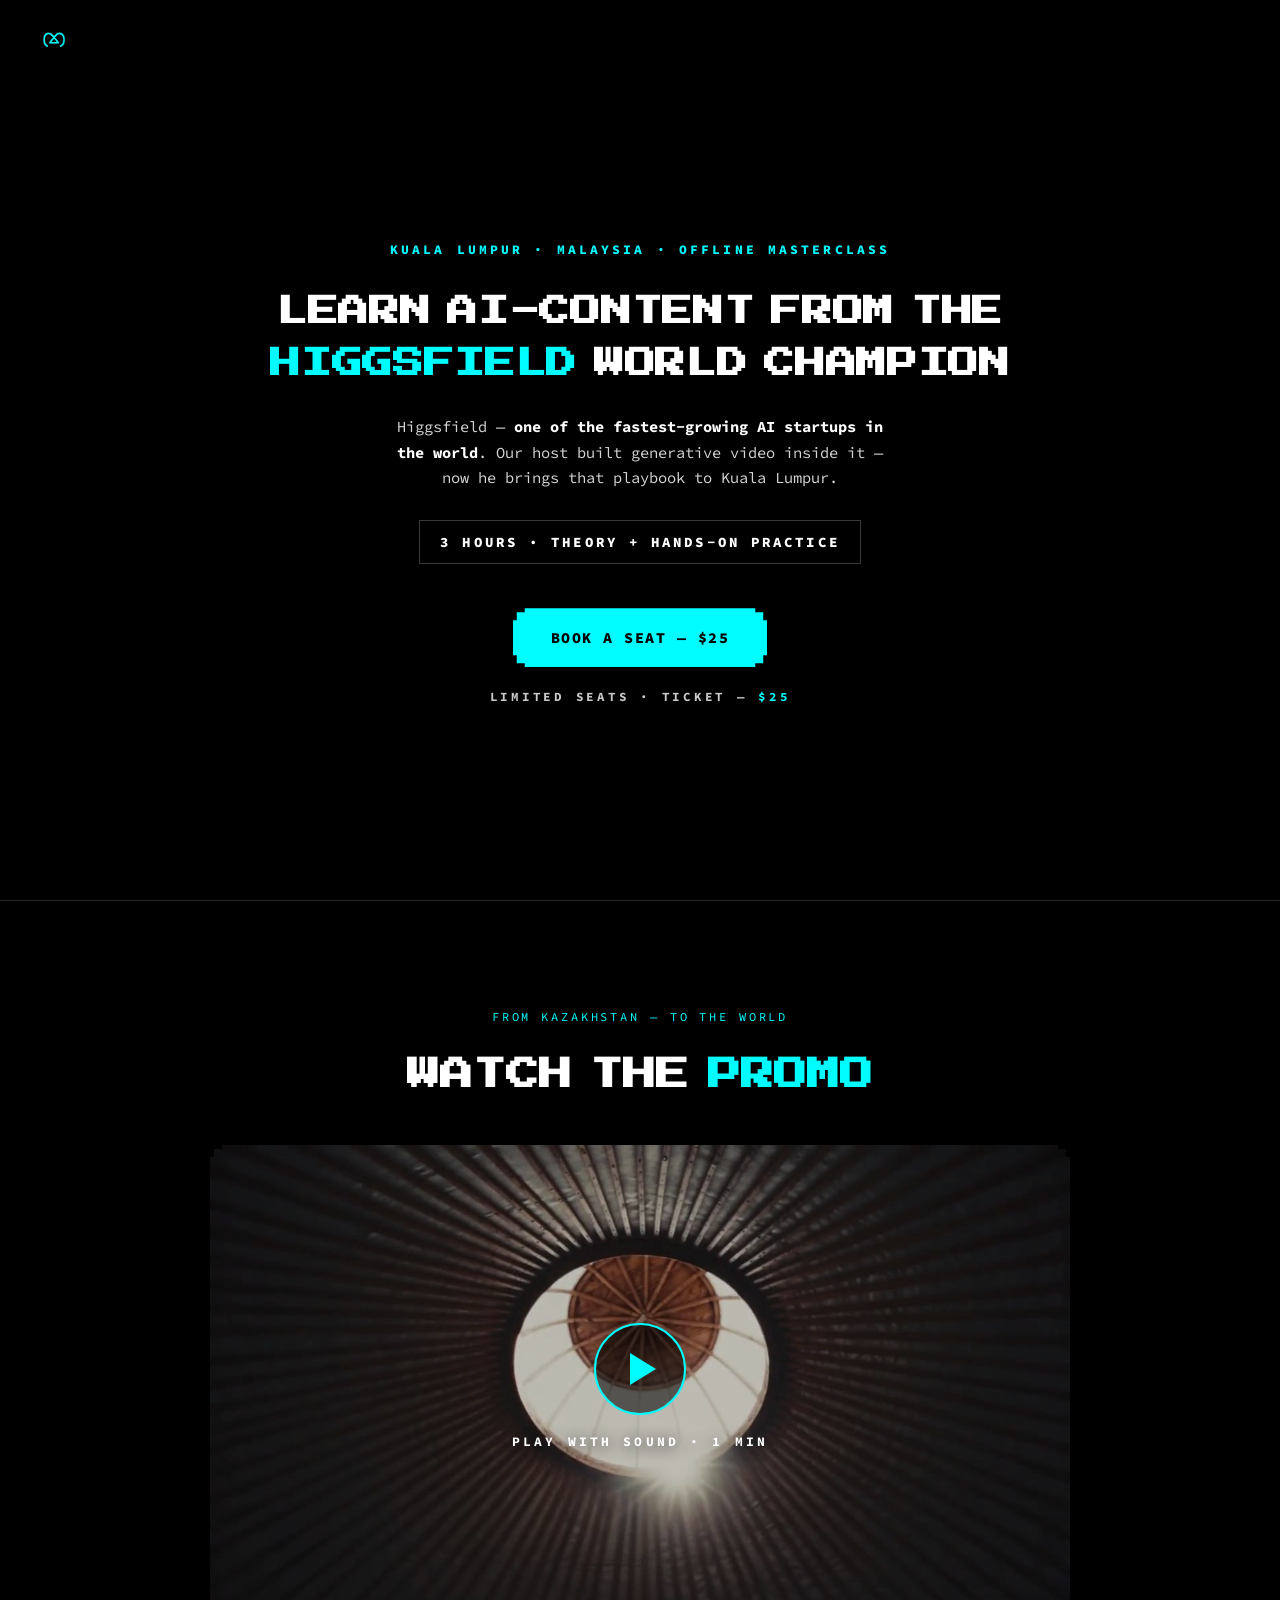
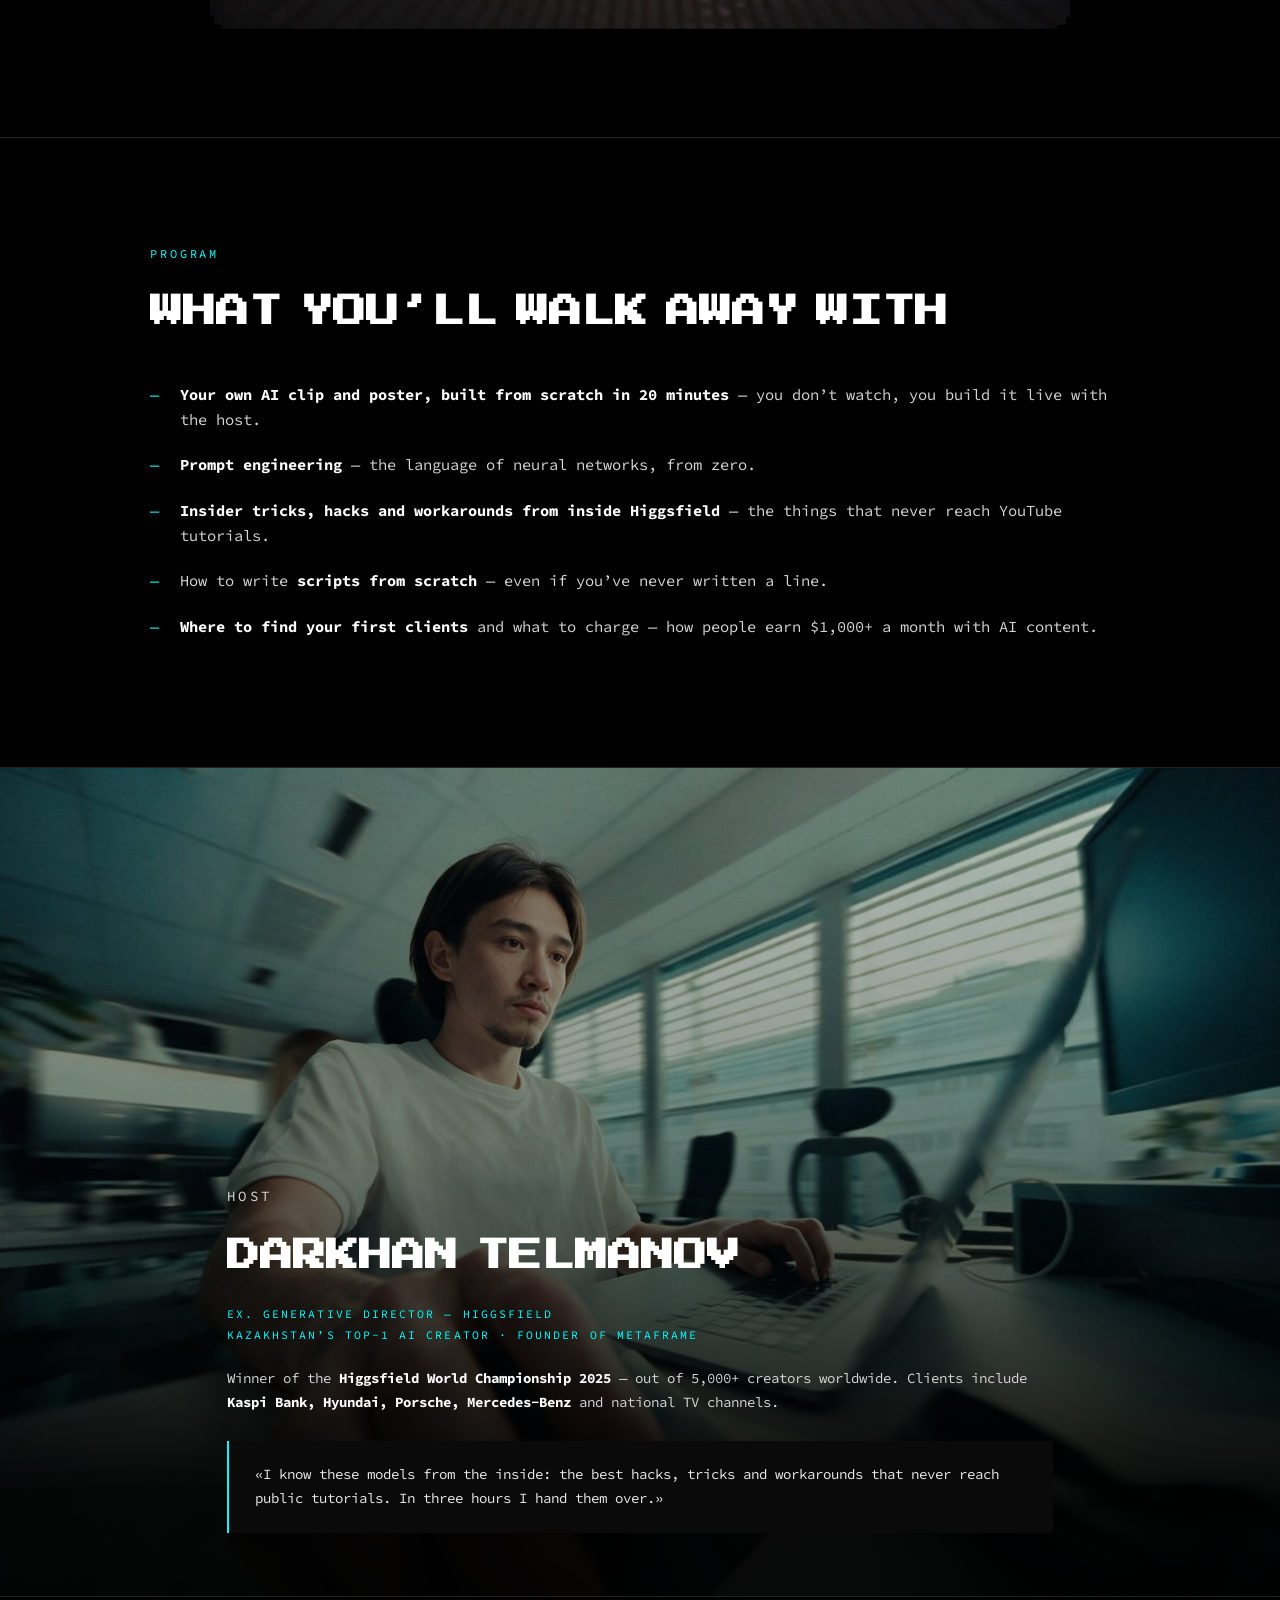
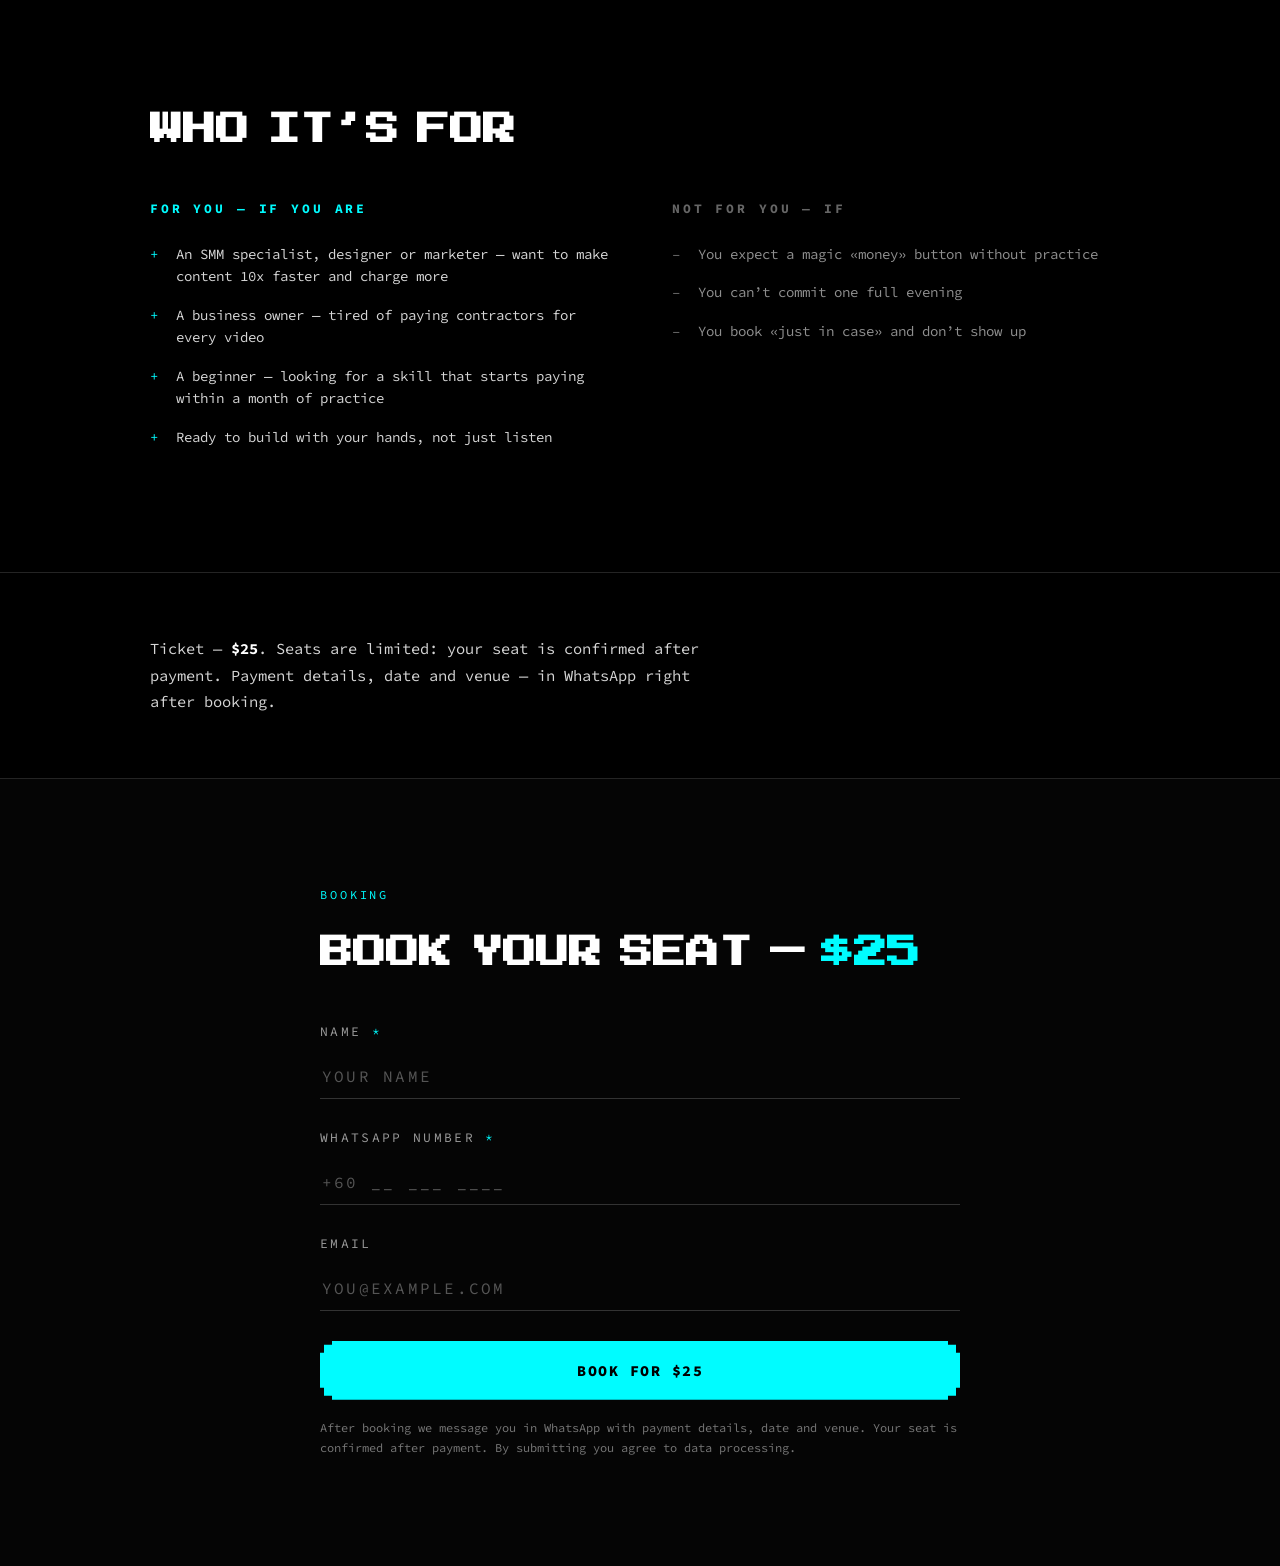
<file: mk-kl.html>
<!DOCTYPE html>
<html lang="en">
<head>
<meta charset="UTF-8">
<meta name="viewport" content="width=device-width, initial-scale=1">
<title>AI-Content Masterclass — Kuala Lumpur | METAFRAME</title>

<!-- ===== META PIXEL (ID: 1059782113326849) ===== -->
<script>
!function(f,b,e,v,n,t,s){if(f.fbq)return;n=f.fbq=function(){n.callMethod?
n.callMethod.apply(n,arguments):n.queue.push(arguments)};if(!f._fbq)f._fbq=n;
n.push=n;n.loaded=!0;n.version='2.0';n.queue=[];t=b.createElement(e);t.async=!0;
t.src=v;s=b.getElementsByTagName(e)[0];s.parentNode.insertBefore(t,s)}(window,
document,'script','https://connect.facebook.net/en_US/fbevents.js');
fbq('init', '1059782113326849');
fbq('track', 'PageView');
</script>
<noscript><img height="1" width="1" style="display:none"
src="https://www.facebook.com/tr?id=1059782113326849&ev=PageView&noscript=1"
/></noscript>
<!-- ===== /META PIXEL ===== -->

<style>
  @font-face{font-family:'Press Start 2P';src:url('assets/fonts/PressStart2P-Regular.ttf') format('truetype');font-weight:400;font-display:swap;}
  @font-face{font-family:'Source Code Pro';src:url('assets/fonts/SourceCodePro-VariableFont_wght.ttf') format('truetype-variations');font-weight:200 900;font-display:swap;}
  :root{
    --brand:#00FCFF; --line:#242424;
    /* пиксельно-закруглённые углы (в стиле шрифта) */
    --px-clip: polygon(0 12px,4px 12px,4px 4px,12px 4px,12px 0,calc(100% - 12px) 0,calc(100% - 12px) 4px,calc(100% - 4px) 4px,calc(100% - 4px) 12px,100% 12px,100% calc(100% - 12px),calc(100% - 4px) calc(100% - 12px),calc(100% - 4px) calc(100% - 4px),calc(100% - 12px) calc(100% - 4px),calc(100% - 12px) 100%,12px 100%,12px calc(100% - 4px),4px calc(100% - 4px),4px calc(100% - 12px),0 calc(100% - 12px));
  }
  *{margin:0;padding:0;box-sizing:border-box}
  html{scroll-behavior:smooth}
  body{
    background:#000; color:#fff;
    font-family:'Source Code Pro', monospace;
    -webkit-font-smoothing:antialiased;
  }
  header{
    position:fixed; inset:0 0 auto 0; z-index:10;
    display:flex; align-items:center; justify-content:space-between;
    padding:20px 34px;
    mix-blend-mode:screen;
  }
  header img{height:40px; display:block}

  .px{font-family:'Press Start 2P','Source Code Pro',monospace; word-spacing:-.45em; font-weight:700; text-transform:uppercase}
  .label{color:var(--brand); font-size:12px; letter-spacing:.24em; text-transform:uppercase}
  .cta{
    display:inline-block;
    background:var(--brand); color:#000;
    text-decoration:none; text-align:center;
    font-weight:800; text-transform:uppercase;
    font-size:15px; letter-spacing:.1em;
    padding:20px 38px;
    clip-path:var(--px-clip);
    transition:transform .15s ease, filter .2s;
  }
  .cta:hover{transform:translateY(-2px); filter:drop-shadow(0 8px 28px rgba(0,252,255,.45))}
  .ghost{
    display:inline-block;
    border:1px solid var(--brand); color:var(--brand);
    text-decoration:none; text-align:center;
    font-size:13px; letter-spacing:.16em; text-transform:uppercase;
    padding:14px 24px;
  }

  /* ---------- hero ---------- */
  .hero{
    min-height:100svh;
    display:flex; flex-direction:column; justify-content:center; align-items:center;
    text-align:center;
    padding:15vh 6vw 10vh;
    position:relative; overflow:hidden;
  }
  .hero .bgvid{
    position:absolute; inset:0; width:100%; height:100%;
    object-fit:cover; z-index:0;
  }
  .hero::after{content:''; position:absolute; inset:0; background:rgba(0,0,0,.84); z-index:1}
  .hero > *{position:relative; z-index:2}
  .hero .label{margin-bottom:28px; font-weight:800; font-size:13px}
  .hero h1{
    font-size:clamp(19px, 2.4vw, 38px);
    line-height:1.7; letter-spacing:-.01em;
    max-width:28ch;
  }
  .hero h1 .accent{color:var(--brand)}
  .hero .sub{
    margin-top:28px;
    font-size:clamp(15px,1.3vw,19px); line-height:1.65;
    color:#d6d6d6; max-width:52ch;
  }
  .hero .sub b{color:#fff}
  .hero .cta{margin-top:44px}
  .when{
    margin-top:30px;
    font-size:clamp(13px,1.1vw,16px); letter-spacing:.22em;
    color:#fff; text-transform:uppercase; font-weight:800;
    border:1px solid #3a3a3a;
    padding:12px 20px;
  }
  .seats{
    margin-top:22px;
    font-size:12.5px; letter-spacing:.22em; color:#c9c9c9; text-transform:uppercase; font-weight:700;
  }
  .seats b{color:var(--brand)}

  /* ---------- секции ---------- */
  section{padding:12vh 6vw; border-top:1px solid var(--line)}
  .wrap{max-width:980px; margin:0 auto}

  /* программа: видео-фон */
  .prog{position:relative; overflow:hidden}
  .prog .bgvid{position:absolute; inset:0; width:100%; height:100%; object-fit:cover; z-index:0}
  .prog::after{content:''; position:absolute; inset:0; background:rgba(0,0,0,.78); z-index:1}
  .prog .wrap{position:relative; z-index:2}
  h2.px{font-size:clamp(20px,2.6vw,40px); line-height:1.5; margin-bottom:5vh}
  h2 .accent{color:var(--brand)}

  /* что будет */
  .list{list-style:none}
  .list li{
    position:relative; padding-left:30px;
    font-size:clamp(15px,1.2vw,18px); line-height:1.65; color:#d6d6d6;
    margin-bottom:20px;
  }
  .list li::before{content:'—'; position:absolute; left:0; color:var(--brand)}
  .list b{color:#fff}

  /* спикер: текст поверх фото, низ затемнён */
  .speaker{
    position:relative;
    min-height:92svh;
    background:url('assets/founder-bg.jpg') 38% 20% / cover no-repeat;
    display:flex; align-items:flex-end;
  }
  .speaker::after{
    content:''; position:absolute; inset:0;
    background:linear-gradient(180deg, rgba(0,0,0,.2) 0%, rgba(0,0,0,.4) 45%, rgba(0,0,0,.94) 88%);
  }
  .sp-inner{
    position:relative; z-index:1;
    width:100%; max-width:980px; margin:0 auto;
    padding:0 6vw 7vh;
  }
  .speaker h2{margin-bottom:3vh}
  .speaker .role{color:var(--brand); font-size:11.5px; letter-spacing:.18em; text-transform:uppercase; margin-bottom:20px; line-height:1.9}
  .speaker .role span{display:block; white-space:nowrap}   /* ровно 2 ряда, без переносов */
  .speaker p{font-size:clamp(14px,1.1vw,17px); line-height:1.7; color:#d6d6d6; margin-bottom:14px}
  .speaker p b{color:#fff}
  .quote{
    margin-top:26px; padding:22px 26px;
    border-left:2px solid var(--brand);
    background:#0a0a0a;
    font-size:clamp(14px,1.1vw,17px); line-height:1.7; color:#eaeaea;
  }

  /* кому подойдет */
  .fit{display:grid; grid-template-columns:1fr 1fr; gap:5vw}
  .fit h3{font-size:13px; letter-spacing:.22em; text-transform:uppercase; margin-bottom:26px}
  .fit .yes h3{color:var(--brand)}
  .fit .no h3{color:#666}
  .fit li{list-style:none; position:relative; padding-left:26px; font-size:clamp(14px,1.1vw,17px); line-height:1.6; color:#d6d6d6; margin-bottom:16px}
  .fit .yes li::before{content:'+'; position:absolute; left:0; color:var(--brand)}
  .fit .no li::before{content:'–'; position:absolute; left:0; color:#666}
  .fit .no li{color:#8f8f8f}

  /* депозит — короткая строка */
  #deposit p{font-size:clamp(15px,1.2vw,18px); line-height:1.7; color:#d6d6d6; max-width:62ch}
  #deposit p b{color:#fff}

  /* ---------- анкета ---------- */
  #form{background:#050505}
  #form .wrap{max-width:640px}
  form .field{margin-bottom:30px}
  form label.q{
    display:block; font-size:13px; letter-spacing:.18em; text-transform:uppercase;
    color:#9a9a9a; margin-bottom:14px;
  }
  form label.q em{color:var(--brand); font-style:normal}
  input[type=text], input[type=tel], input[type=email], select, textarea{
    width:100%;
    background:transparent; border:none; border-bottom:1px solid #333;
    color:#fff; font-family:'Source Code Pro',monospace;
    font-size:16px; letter-spacing:.06em;
    padding:12px 2px; outline:none;
    transition:border-color .25s;
    border-radius:0;
  }
  select{appearance:none; -webkit-appearance:none; cursor:pointer}
  select option{background:#0a0a0a; color:#fff}
  textarea{resize:vertical; min-height:74px}
  input:focus, select:focus, textarea:focus{border-color:var(--brand)}
  input::placeholder, textarea::placeholder{color:#555; letter-spacing:.14em}
  .radios{display:flex; flex-direction:column; gap:14px}
  .radios label{
    display:flex; align-items:flex-start; gap:14px;
    border:1px solid #2a2a2a; padding:16px 18px;
    font-size:15px; line-height:1.5; color:#d6d6d6;
    cursor:pointer; transition:border-color .2s, background .2s;
  }
  .radios input{accent-color:var(--brand); margin-top:3px; flex:0 0 auto}
  .radios label:has(input:checked){border-color:var(--brand); background:rgba(0,252,255,.05); color:#fff}

  /* ---------- анкета по шагам ---------- */
  .steps-head{display:flex; align-items:center; justify-content:space-between; gap:16px; margin:34px 0 30px}
  .steps-count{font-size:12px; letter-spacing:.22em; text-transform:uppercase; color:#8a8a8a}
  .steps-count b{color:var(--brand); font-weight:700}
  .steps-dots{display:flex; gap:8px}
  .steps-dots i{width:38px; height:4px; background:#1e1e1e; transition:background .3s}
  .steps-dots i.on{background:var(--brand)}
  .step{display:none}
  .step.on{display:block; animation:stepIn .35s ease}
  @keyframes stepIn{from{opacity:0; transform:translateX(16px)} to{opacity:1; transform:none}}
  .step-nav{display:flex; align-items:center; gap:18px; margin-top:6px}
  .back-btn{
    background:none; border:none; cursor:pointer;
    font-family:'Source Code Pro',monospace; font-size:12px; letter-spacing:.2em;
    color:#8a8a8a; text-transform:uppercase; padding:14px 0;
  }
  .back-btn:hover{color:#fff}
  .steps-hint{font-size:12.5px; letter-spacing:.16em; color:#666; text-transform:uppercase; margin-top:10px}
  button.cta{border:none; cursor:pointer; width:100%; font-family:'Source Code Pro',monospace}
  .fineprint{margin-top:18px; font-size:12px; line-height:1.7; color:#777}

  /* появление */
  .fade{opacity:0; transform:translateY(24px); transition:opacity .7s ease, transform .7s ease}
  .fade.in{opacity:1; transform:none}

  @media (max-width:760px){
    header img{height:32px}
    .speaker .role{font-size:2.6vw; letter-spacing:.12em}
    section{padding:10vh 7vw}
    .speaker{grid-template-columns:1fr; gap:30px}
    .fit{grid-template-columns:1fr; gap:40px}
    .hero .cta{width:100%}
  }

  /* промо-окно */
  .promo-sec{padding:12vh 6vw; border-top:1px solid var(--line); text-align:center}
  .promo-card{position:relative; max-width:860px; margin:0 auto; cursor:pointer; clip-path:var(--px-clip); display:block}
  .promo-card img{width:100%; display:block; filter:brightness(.75)}
  .promo-card .play{position:absolute; inset:0; display:flex; flex-direction:column; align-items:center; justify-content:center; gap:18px}
  .promo-card .play .btn{width:92px; height:92px; border-radius:50%; border:2px solid var(--brand); background:rgba(0,0,0,.55); display:flex; align-items:center; justify-content:center; transition:transform .2s ease, background .2s}
  .promo-card:hover .play .btn{transform:scale(1.08); background:rgba(0,252,255,.18)}
  .promo-card .play .btn::after{content:''; border-style:solid; border-width:16px 0 16px 26px; border-color:transparent transparent transparent var(--brand); margin-left:6px}
  .promo-card .play span{font-family:'Source Code Pro',monospace; font-size:13px; letter-spacing:.24em; text-transform:uppercase; color:#fff; font-weight:700; text-shadow:0 2px 14px rgba(0,0,0,.8)}
  #promoModal{position:fixed; inset:0; z-index:70; background:rgba(0,0,0,.94); display:none; align-items:center; justify-content:center; padding:4vh 4vw}
  #promoModal.open{display:flex}
  #promoModal video{max-width:min(1100px,94vw); width:100%; max-height:86vh; outline:2px solid var(--brand)}
  #promoModal .close{position:absolute; top:22px; right:30px; font-family:'Source Code Pro',monospace; font-size:36px; color:#fff; cursor:pointer; line-height:1}
  #promoModal .close:hover{color:var(--brand)}
</style>
</head>
<body>

<header>
  <a href="index.html"><img src="assets/logo.png" alt="METAFRAME"></a>
</header>

<!-- ===================== HERO ===================== -->
<section class="hero" style="border-top:none">
  <video class="bgvid" src="assets/aivideo-hero.mp4" autoplay muted loop playsinline></video>
  <p class="label">Kuala Lumpur · Malaysia · Offline Masterclass</p>
  <h1 class="px">Learn AI-content from the <span class="accent">Higgsfield</span> World Champion</h1>
  <p class="sub" style="margin-top:24px;font-size:clamp(14px,1.2vw,18px);line-height:1.65;color:#d6d6d6;max-width:56ch">Higgsfield — <b style="color:#fff">one of the fastest-growing AI startups in the world</b>. Our host built generative video inside it — now he brings that playbook to Kuala Lumpur.</p>
  <p class="when">3 hours · theory + hands-on practice</p>
  <a class="cta" href="#form" onclick="try{fbq('track','InitiateCheckout')}catch(e){}">Book a seat — $25</a>
  <p class="seats">Limited seats · Ticket — <b>$25</b></p>
</section>


<!-- ===================== PROMO ===================== -->
<section class="promo-sec">
  <p class="label" style="margin-bottom:26px">From Kazakhstan — to the world</p>
  <h2 class="px" style="margin-bottom:5vh">Watch the <span class="accent">promo</span></h2>
  <div class="promo-card" id="promoOpen">
    <img src="assets/promo-poster.jpg" alt="Masterclass promo">
    <div class="play"><div class="btn"></div><span>Play with sound · 1 min</span></div>
  </div>
</section>

<!-- ===================== PROGRAM ===================== -->
<section class="prog">
  <video class="bgvid" src="assets/mk-bg.mp4" autoplay muted loop playsinline></video>
  <div class="wrap fade">
    <p class="label" style="margin-bottom:26px">Program</p>
    <h2 class="px">What you&rsquo;ll walk away with</h2>
    <ul class="list">
      <li><b>Your own AI clip and poster, built from scratch in 20 minutes</b> — you don&rsquo;t watch, you build it live with the host.</li>
      <li><b>Prompt engineering</b> — the language of neural networks, from zero.</li>
      <li><b>Insider tricks, hacks and workarounds from inside Higgsfield</b> — the things that never reach YouTube tutorials.</li>
      <li>How to write <b>scripts from scratch</b> — even if you&rsquo;ve never written a line.</li>
      <li><b>Where to find your first clients</b> and what to charge — how people earn $1,000+ a month with AI content.</li>
    </ul>
  </div>
</section>

<!-- ===================== СПИКЕР ===================== -->
<section style="padding:0">
  <div class="speaker fade">
    <div class="sp-inner">
      <p class="label" style="margin-bottom:22px">Host</p>
      <h2 class="px" style="margin-bottom:2.5vh">Darkhan Telmanov</h2>
      <p class="role"><span>ex. Generative Director — Higgsfield</span><span>Kazakhstan&rsquo;s Top-1 AI Creator · Founder of METAFRAME</span></p>
      <p>Winner of the <b>Higgsfield World Championship 2025</b> — out of 5,000+ creators worldwide. Clients include <b>Kaspi Bank, Hyundai, Porsche, Mercedes-Benz</b> and national TV channels.</p>
      <div class="quote">&laquo;I know these models from the inside: the best hacks, tricks and workarounds that never reach public tutorials. In three hours I hand them over.&raquo;</div>
    </div>
  </div>
</section>

<!-- ===================== КОМУ ===================== -->
<section>
  <div class="wrap fade">
    <h2 class="px">Who it&rsquo;s for</h2>
    <div class="fit">
      <ul class="yes">
        <h3>For you — if you are</h3>
        <li>An SMM specialist, designer or marketer — want to make content 10x faster and charge more</li>
        <li>A business owner — tired of paying contractors for every video</li>
        <li>A beginner — looking for a skill that starts paying within a month of practice</li>
        <li>Ready to build with your hands, not just listen</li>
      </ul>
      <ul class="no">
        <h3>Not for you — if</h3>
        <li>You expect a magic &laquo;money&raquo; button without practice</li>
        <li>You can&rsquo;t commit one full evening</li>
        <li>You book &laquo;just in case&raquo; and don&rsquo;t show up</li>
      </ul>
    </div>
  </div>
</section>

<!-- ===================== ДЕПОЗИТ ===================== -->
<section id="deposit" style="padding:7vh 6vw">
  <div class="wrap fade">
    <p>Ticket — <b>$25</b>. Seats are limited: your seat is confirmed after payment. Payment details, date and venue — in WhatsApp right after booking.</p>
  </div>
</section>

<!-- ===================== BOOKING ===================== -->
<section id="form">
  <div class="wrap fade">
    <p class="label" style="margin-bottom:26px">Booking</p>
    <h2 class="px">Book your seat — <span class="accent">$25</span></h2>
    <form id="klForm" style="margin-top:34px">
      <div class="field">
        <label class="q" for="fName">Name <em>*</em></label>
        <input type="text" id="fName" name="name" placeholder="YOUR NAME" required>
      </div>
      <div class="field">
        <label class="q" for="fPhone">WhatsApp number <em>*</em></label>
        <input type="tel" id="fPhone" name="phone" placeholder="+60 __ ___ ____" required>
      </div>
      <div class="field">
        <label class="q" for="fMail">Email</label>
        <input type="email" id="fMail" name="goal" placeholder="YOU@EXAMPLE.COM">
      </div>
      <button class="cta" type="submit">Book for $25</button>
      <p class="fineprint">After booking we message you in WhatsApp with payment details, date and venue. Your seat is confirmed after payment. By submitting you agree to data processing.</p>
    </form>
  </div>
</section>

<!-- промо-модалка -->
<div id="promoModal">
  <span class="close" id="promoClose">&times;</span>
  <video id="promoVid" src="assets/promo-kl.mp4" controls playsinline></video>
</div>

<script>
  /* появление секций */
  const io = new IntersectionObserver(es=>{es.forEach(e=>{if(e.isIntersecting)e.target.classList.add('in')})},{threshold:.15});
  document.querySelectorAll('.fade').forEach(el=>io.observe(el));

  /* промо-модалка */
  const pm = document.getElementById('promoModal'), pvid = document.getElementById('promoVid');
  document.getElementById('promoOpen').addEventListener('click', ()=>{ pm.classList.add('open'); pvid.currentTime=0; pvid.muted=false; pvid.play(); });
  function pmClose(){ pm.classList.remove('open'); pvid.pause(); }
  document.getElementById('promoClose').addEventListener('click', pmClose);
  pm.addEventListener('click', e=>{ if(e.target===pm) pmClose(); });
  addEventListener('keydown', e=>{ if(e.key==='Escape') pmClose(); });

  /* бронь: таблица + Telegram (тот же endpoint) + WhatsApp */
  const FORM_ENDPOINT = 'https://script.google.com/macros/s/AKfycbwNR4grh628aZck-sJM4r7BCBAg0GbNJWL5Z-uAAWvgBDRQtjFgB1PJhQFYpxir7O-O/exec';
  const WHATSAPP = '77068257763';
  document.getElementById('klForm').addEventListener('submit', e=>{
    e.preventDefault();
    const d = Object.fromEntries(new FormData(e.target).entries());
    d.work = 'KL · Kuala Lumpur'; d.exp = 'ticket $25'; d.deposit = 'Да — KL ticket $25';
    try{ fbq('track','Lead'); }catch(err){}
    try{
      const body = new URLSearchParams(d);
      if (!(navigator.sendBeacon && navigator.sendBeacon(FORM_ENDPOINT, body))){
        fetch(FORM_ENDPOINT,{method:'POST',mode:'no-cors',keepalive:true,
          headers:{'Content-Type':'application/x-www-form-urlencoded'},body:body});
      }
    }catch(err){}
    const msg = encodeURIComponent('Hi! I want to book a seat for the AI-Content Masterclass in Kuala Lumpur ($25).\n' +
      'Name: ' + (d.name||'') + '\nWhatsApp: ' + (d.phone||'') + '\nEmail: ' + (d.goal||'—'));
    location.href = 'https://wa.me/' + WHATSAPP + '?text=' + msg;
  });
</script>
</body>
</html>
</file>
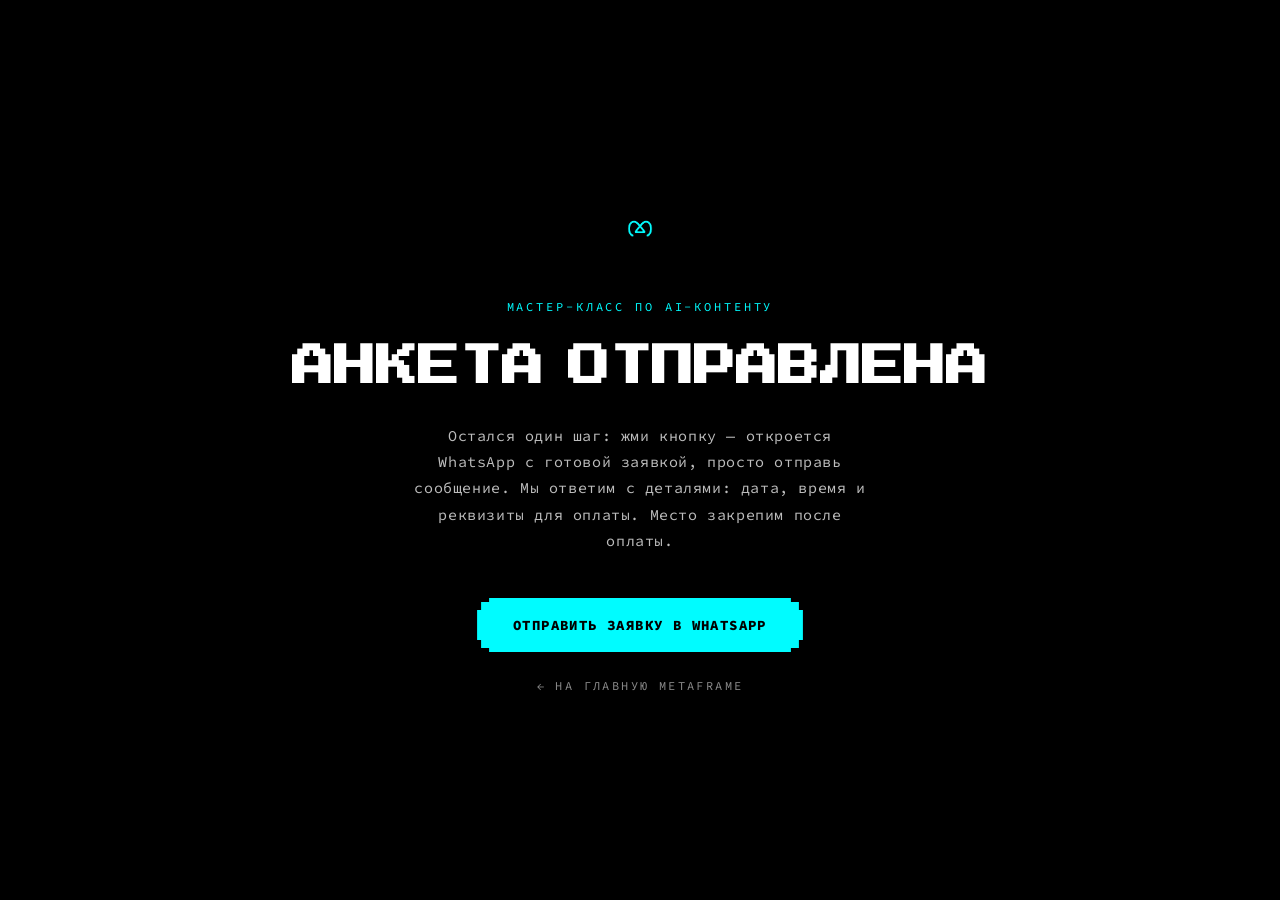
<file: mk-thanks.html>
<!DOCTYPE html>
<html lang="ru">
<head>
<meta charset="UTF-8">
<meta name="viewport" content="width=device-width, initial-scale=1">
<meta name="robots" content="noindex,nofollow">
<title>Анкета отправлена — METAFRAME</title>

<!-- ===== META PIXEL (ID: 1059782113326849) ===== -->
<script>
!function(f,b,e,v,n,t,s){if(f.fbq)return;n=f.fbq=function(){n.callMethod?
n.callMethod.apply(n,arguments):n.queue.push(arguments)};if(!f._fbq)f._fbq=n;
n.push=n;n.loaded=!0;n.version='2.0';n.queue=[];t=b.createElement(e);t.async=!0;
t.src=v;s=b.getElementsByTagName(e)[0];s.parentNode.insertBefore(t,s)}(window,
document,'script','https://connect.facebook.net/en_US/fbevents.js');
fbq('init', '1059782113326849');
fbq('track', 'PageView');

/* конверсия — ровно один раз, и ТОЛЬКО для готовых оплатить (?d=1);
   кто ответил «нет» — лидом не считается */
try{
  if (!sessionStorage.getItem('mk_lead_fired') && new URLSearchParams(location.search).get('d') === '1'){
    fbq('track','Lead');
    fbq('track','CompleteRegistration');
    sessionStorage.setItem('mk_lead_fired','1');
  }
}catch(e){}
</script>
<noscript><img height="1" width="1" style="display:none"
src="https://www.facebook.com/tr?id=1059782113326849&ev=PageView&noscript=1"
/></noscript>
<!-- ===== /META PIXEL ===== -->

<style>
  @font-face{font-family:'Press Start 2P';src:url('assets/fonts/PressStart2P-Regular.ttf') format('truetype');font-weight:400;font-display:swap;}
  @font-face{font-family:'Source Code Pro';src:url('assets/fonts/SourceCodePro-VariableFont_wght.ttf') format('truetype-variations');font-weight:200 900;font-display:swap;}
  :root{
    --brand:#00FCFF;
    --px-clip: polygon(0 12px,4px 12px,4px 4px,12px 4px,12px 0,calc(100% - 12px) 0,calc(100% - 12px) 4px,calc(100% - 4px) 4px,calc(100% - 4px) 12px,100% 12px,100% calc(100% - 12px),calc(100% - 4px) calc(100% - 12px),calc(100% - 4px) calc(100% - 4px),calc(100% - 12px) calc(100% - 4px),calc(100% - 12px) 100%,12px 100%,12px calc(100% - 4px),4px calc(100% - 4px),4px calc(100% - 12px),0 calc(100% - 12px));
  }
  *{margin:0;padding:0;box-sizing:border-box}
  body{
    min-height:100vh; min-height:100svh;
    background:#000; color:#fff;
    font-family:'Source Code Pro',monospace;
    -webkit-font-smoothing:antialiased;
    display:flex; flex-direction:column; align-items:center; justify-content:center;
    text-align:center; padding:24px;
  }
  img.logo{height:44px; margin-bottom:48px}
  .label{color:var(--brand); font-size:12px; letter-spacing:.24em; text-transform:uppercase; margin-bottom:24px}
  h1{
    font-family:'Press Start 2P','Source Code Pro',monospace; word-spacing:-.45em;
    font-weight:700; text-transform:uppercase;
    font-size:clamp(22px, 3.4vw, 42px); line-height:1.4;
    margin-bottom:26px;
  }
  p.sub{color:#bdbdbd; font-size:15px; line-height:1.75; letter-spacing:.04em; max-width:52ch; margin-bottom:44px}
  .cta{
    display:inline-block;
    background:var(--brand); color:#000;
    text-decoration:none;
    font-weight:800; text-transform:uppercase;
    font-size:14px; letter-spacing:.1em;
    padding:18px 36px;
    clip-path:var(--px-clip);
    transition:transform .15s ease, filter .2s;
  }
  .cta:hover{transform:translateY(-2px); filter:drop-shadow(0 8px 28px rgba(0,252,255,.45))}
  .home{
    display:inline-block; margin-top:26px;
    color:#8a8a8a; text-decoration:none;
    font-size:12px; letter-spacing:.2em; text-transform:uppercase;
    transition:color .2s;
  }
  .home:hover{color:#fff}
</style>
</head>
<body>
  <img class="logo" src="assets/logo.png" alt="MetaFrame">
  <p class="label">Мастер-класс по AI-контенту</p>
  <h1>Анкета отправлена</h1>
  <p class="sub">Остался один шаг: жми кнопку — откроется WhatsApp с готовой заявкой, просто отправь сообщение. Мы ответим с деталями: дата, время и реквизиты для оплаты. Место закрепим после оплаты.</p>
  <a class="cta" id="waBtn" href="#" target="_blank" rel="noopener">Отправить заявку в WhatsApp</a>
  <a class="home" href="index.html">&larr; На главную METAFRAME</a>

<script>
  const WHATSAPP = '77068257763';
  let waUrl = 'https://wa.me/' + WHATSAPP;
  let txt = 'Хочу на мастер-класс по AI-контенту';
  try{ txt = sessionStorage.getItem('mk_wa_msg') || txt; }catch(e){}
  waUrl += '?text=' + encodeURIComponent(txt);
  document.getElementById('waBtn').href = waUrl;
</script>
</body>
</html>
</file>
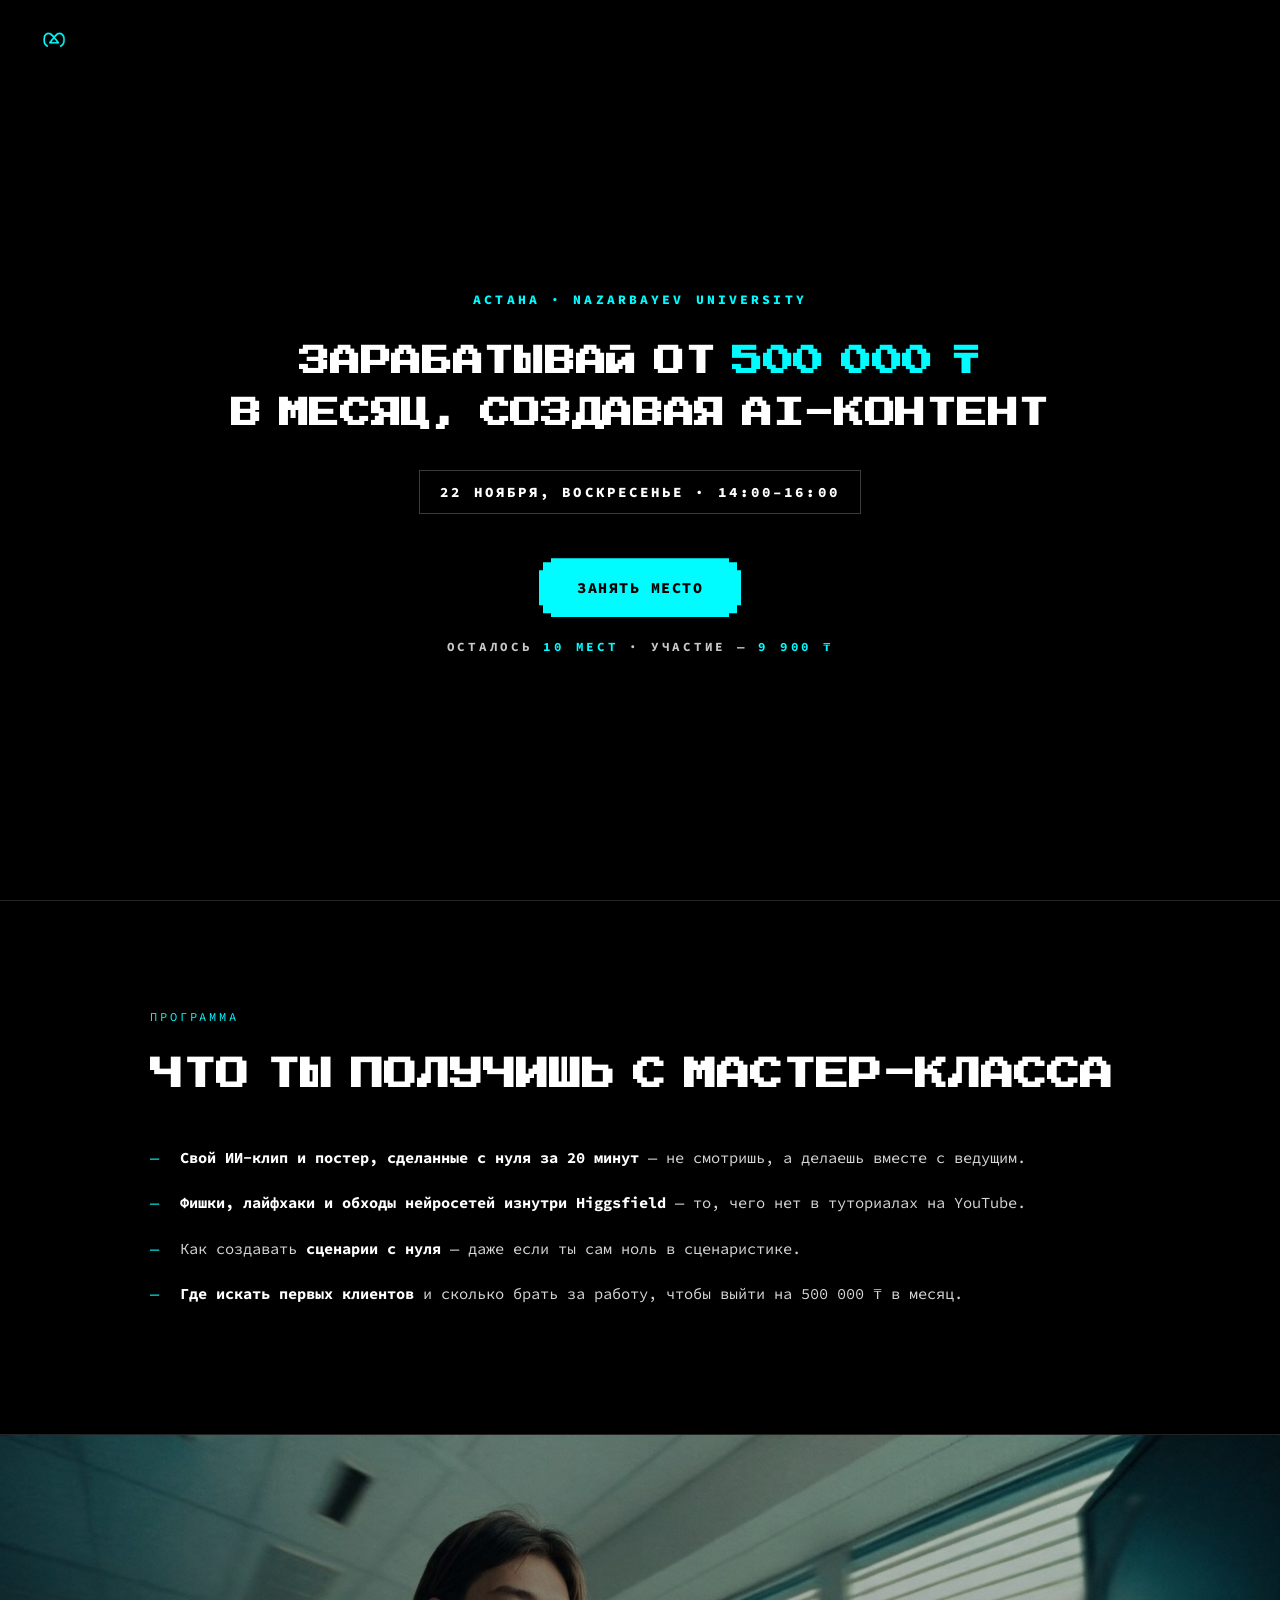
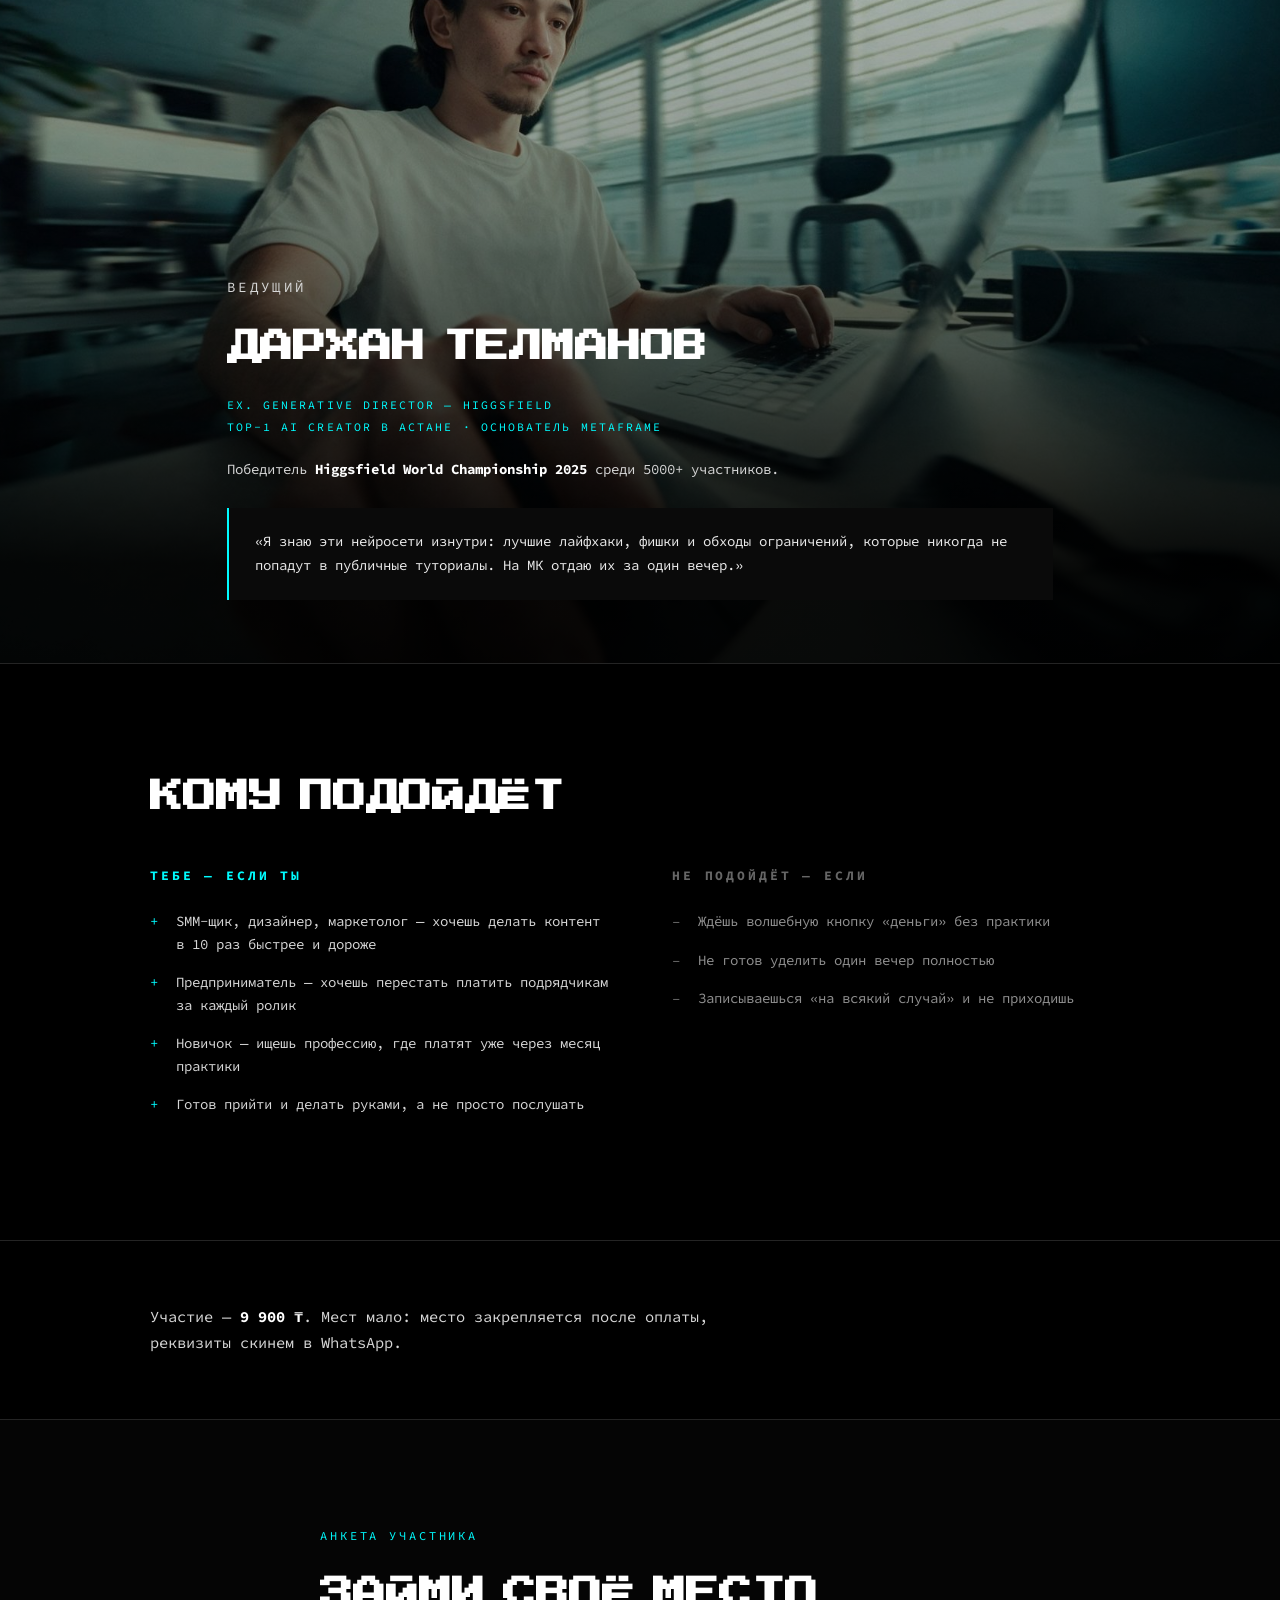
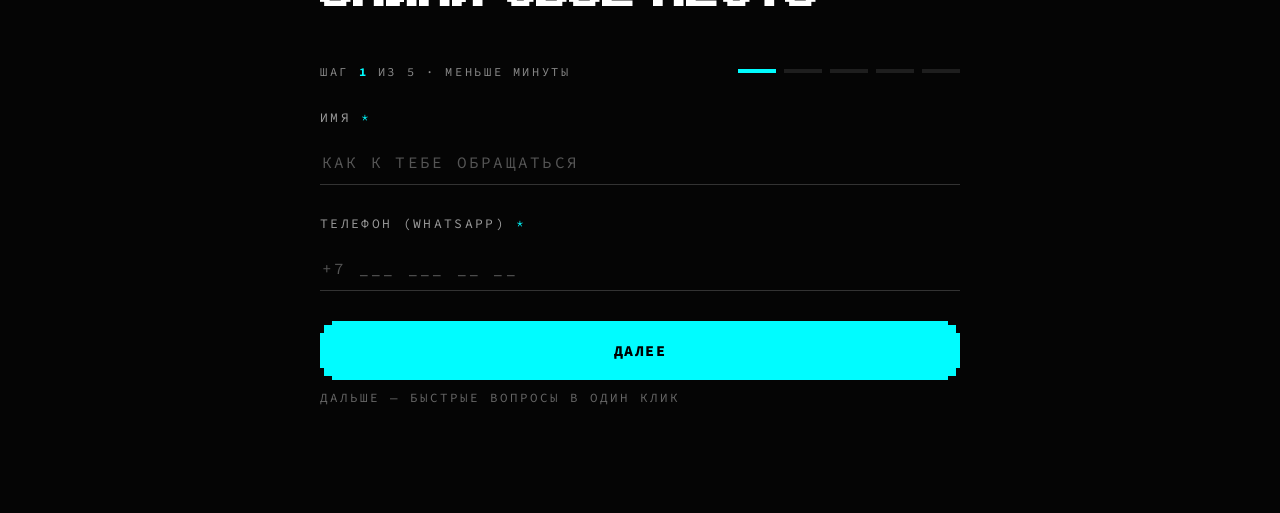
<file: mk.html>
<!DOCTYPE html>
<html lang="ru">
<head>
<meta charset="UTF-8">
<meta name="viewport" content="width=device-width, initial-scale=1">
<title>Мастер-класс по AI-контенту — METAFRAME</title>

<!-- ===== META PIXEL (ID: 1059782113326849) ===== -->
<script>
!function(f,b,e,v,n,t,s){if(f.fbq)return;n=f.fbq=function(){n.callMethod?
n.callMethod.apply(n,arguments):n.queue.push(arguments)};if(!f._fbq)f._fbq=n;
n.push=n;n.loaded=!0;n.version='2.0';n.queue=[];t=b.createElement(e);t.async=!0;
t.src=v;s=b.getElementsByTagName(e)[0];s.parentNode.insertBefore(t,s)}(window,
document,'script','https://connect.facebook.net/en_US/fbevents.js');
fbq('init', '1059782113326849');
fbq('track', 'PageView');
</script>
<noscript><img height="1" width="1" style="display:none"
src="https://www.facebook.com/tr?id=1059782113326849&ev=PageView&noscript=1"
/></noscript>
<!-- ===== /META PIXEL ===== -->

<style>
  @font-face{font-family:'Press Start 2P';src:url('assets/fonts/PressStart2P-Regular.ttf') format('truetype');font-weight:400;font-display:swap;}
  @font-face{font-family:'Source Code Pro';src:url('assets/fonts/SourceCodePro-VariableFont_wght.ttf') format('truetype-variations');font-weight:200 900;font-display:swap;}
  :root{
    --brand:#00FCFF; --line:#242424;
    /* пиксельно-закруглённые углы (в стиле шрифта) */
    --px-clip: polygon(0 12px,4px 12px,4px 4px,12px 4px,12px 0,calc(100% - 12px) 0,calc(100% - 12px) 4px,calc(100% - 4px) 4px,calc(100% - 4px) 12px,100% 12px,100% calc(100% - 12px),calc(100% - 4px) calc(100% - 12px),calc(100% - 4px) calc(100% - 4px),calc(100% - 12px) calc(100% - 4px),calc(100% - 12px) 100%,12px 100%,12px calc(100% - 4px),4px calc(100% - 4px),4px calc(100% - 12px),0 calc(100% - 12px));
  }
  *{margin:0;padding:0;box-sizing:border-box}
  html{scroll-behavior:smooth}
  body{
    background:#000; color:#fff;
    font-family:'Source Code Pro', monospace;
    -webkit-font-smoothing:antialiased;
  }
  header{
    position:fixed; inset:0 0 auto 0; z-index:10;
    display:flex; align-items:center; justify-content:space-between;
    padding:20px 34px;
    mix-blend-mode:screen;
  }
  header img{height:40px; display:block}

  .px{font-family:'Press Start 2P','Source Code Pro',monospace; word-spacing:-.45em; font-weight:700; text-transform:uppercase}
  .label{color:var(--brand); font-size:12px; letter-spacing:.24em; text-transform:uppercase}
  .cta{
    display:inline-block;
    background:var(--brand); color:#000;
    text-decoration:none; text-align:center;
    font-weight:800; text-transform:uppercase;
    font-size:15px; letter-spacing:.1em;
    padding:20px 38px;
    clip-path:var(--px-clip);
    transition:transform .15s ease, filter .2s;
  }
  .cta:hover{transform:translateY(-2px); filter:drop-shadow(0 8px 28px rgba(0,252,255,.45))}
  .ghost{
    display:inline-block;
    border:1px solid var(--brand); color:var(--brand);
    text-decoration:none; text-align:center;
    font-size:13px; letter-spacing:.16em; text-transform:uppercase;
    padding:14px 24px;
  }

  /* ---------- hero ---------- */
  .hero{
    min-height:100svh;
    display:flex; flex-direction:column; justify-content:center; align-items:center;
    text-align:center;
    padding:15vh 6vw 10vh;
    position:relative; overflow:hidden;
  }
  .hero .bgvid{
    position:absolute; inset:0; width:100%; height:100%;
    object-fit:cover; z-index:0;
  }
  .hero::after{content:''; position:absolute; inset:0; background:rgba(0,0,0,.84); z-index:1}
  .hero > *{position:relative; z-index:2}
  .hero .label{margin-bottom:28px; font-weight:800; font-size:13px}
  .hero h1{
    font-size:clamp(19px, 2.4vw, 38px);
    line-height:1.7; letter-spacing:-.01em;
    max-width:28ch;
  }
  .hero h1 .accent{color:var(--brand)}
  .hero .sub{
    margin-top:28px;
    font-size:clamp(15px,1.3vw,19px); line-height:1.65;
    color:#d6d6d6; max-width:52ch;
  }
  .hero .sub b{color:#fff}
  .hero .cta{margin-top:44px}
  .when{
    margin-top:30px;
    font-size:clamp(13px,1.1vw,16px); letter-spacing:.22em;
    color:#fff; text-transform:uppercase; font-weight:800;
    border:1px solid #3a3a3a;
    padding:12px 20px;
  }
  .seats{
    margin-top:22px;
    font-size:12.5px; letter-spacing:.22em; color:#c9c9c9; text-transform:uppercase; font-weight:700;
  }
  .seats b{color:var(--brand)}

  /* ---------- секции ---------- */
  section{padding:12vh 6vw; border-top:1px solid var(--line)}
  .wrap{max-width:980px; margin:0 auto}

  /* программа: видео-фон */
  .prog{position:relative; overflow:hidden}
  .prog .bgvid{position:absolute; inset:0; width:100%; height:100%; object-fit:cover; z-index:0}
  .prog::after{content:''; position:absolute; inset:0; background:rgba(0,0,0,.78); z-index:1}
  .prog .wrap{position:relative; z-index:2}
  h2.px{font-size:clamp(20px,2.6vw,40px); line-height:1.5; margin-bottom:5vh}
  h2 .accent{color:var(--brand)}

  /* что будет */
  .list{list-style:none}
  .list li{
    position:relative; padding-left:30px;
    font-size:clamp(15px,1.2vw,18px); line-height:1.65; color:#d6d6d6;
    margin-bottom:20px;
  }
  .list li::before{content:'—'; position:absolute; left:0; color:var(--brand)}
  .list b{color:#fff}

  /* спикер: текст поверх фото, низ затемнён */
  .speaker{
    position:relative;
    min-height:92svh;
    background:url('assets/founder-bg.jpg') 38% 20% / cover no-repeat;
    display:flex; align-items:flex-end;
  }
  .speaker::after{
    content:''; position:absolute; inset:0;
    background:linear-gradient(180deg, rgba(0,0,0,.2) 0%, rgba(0,0,0,.4) 45%, rgba(0,0,0,.94) 88%);
  }
  .sp-inner{
    position:relative; z-index:1;
    width:100%; max-width:980px; margin:0 auto;
    padding:0 6vw 7vh;
  }
  .speaker h2{margin-bottom:3vh}
  .speaker .role{color:var(--brand); font-size:11.5px; letter-spacing:.18em; text-transform:uppercase; margin-bottom:20px; line-height:1.9}
  .speaker .role span{display:block; white-space:nowrap}   /* ровно 2 ряда, без переносов */
  .speaker p{font-size:clamp(14px,1.1vw,17px); line-height:1.7; color:#d6d6d6; margin-bottom:14px}
  .speaker p b{color:#fff}
  .quote{
    margin-top:26px; padding:22px 26px;
    border-left:2px solid var(--brand);
    background:#0a0a0a;
    font-size:clamp(14px,1.1vw,17px); line-height:1.7; color:#eaeaea;
  }

  /* кому подойдет */
  .fit{display:grid; grid-template-columns:1fr 1fr; gap:5vw}
  .fit h3{font-size:13px; letter-spacing:.22em; text-transform:uppercase; margin-bottom:26px}
  .fit .yes h3{color:var(--brand)}
  .fit .no h3{color:#666}
  .fit li{list-style:none; position:relative; padding-left:26px; font-size:clamp(14px,1.1vw,17px); line-height:1.6; color:#d6d6d6; margin-bottom:16px}
  .fit .yes li::before{content:'+'; position:absolute; left:0; color:var(--brand)}
  .fit .no li::before{content:'–'; position:absolute; left:0; color:#666}
  .fit .no li{color:#8f8f8f}

  /* депозит — короткая строка */
  #deposit p{font-size:clamp(15px,1.2vw,18px); line-height:1.7; color:#d6d6d6; max-width:62ch}
  #deposit p b{color:#fff}

  /* ---------- анкета ---------- */
  #form{background:#050505}
  #form .wrap{max-width:640px}
  form .field{margin-bottom:30px}
  form label.q{
    display:block; font-size:13px; letter-spacing:.18em; text-transform:uppercase;
    color:#9a9a9a; margin-bottom:14px;
  }
  form label.q em{color:var(--brand); font-style:normal}
  input[type=text], input[type=tel], select, textarea{
    width:100%;
    background:transparent; border:none; border-bottom:1px solid #333;
    color:#fff; font-family:'Source Code Pro',monospace;
    font-size:16px; letter-spacing:.06em;
    padding:12px 2px; outline:none;
    transition:border-color .25s;
    border-radius:0;
  }
  select{appearance:none; -webkit-appearance:none; cursor:pointer}
  select option{background:#0a0a0a; color:#fff}
  textarea{resize:vertical; min-height:74px}
  input:focus, select:focus, textarea:focus{border-color:var(--brand)}
  input::placeholder, textarea::placeholder{color:#555; letter-spacing:.14em}
  .radios{display:flex; flex-direction:column; gap:14px}
  .radios label{
    display:flex; align-items:flex-start; gap:14px;
    border:1px solid #2a2a2a; padding:16px 18px;
    font-size:15px; line-height:1.5; color:#d6d6d6;
    cursor:pointer; transition:border-color .2s, background .2s;
  }
  .radios input{accent-color:var(--brand); margin-top:3px; flex:0 0 auto}
  .radios label:has(input:checked){border-color:var(--brand); background:rgba(0,252,255,.05); color:#fff}

  /* ---------- анкета по шагам ---------- */
  .steps-head{display:flex; align-items:center; justify-content:space-between; gap:16px; margin:34px 0 30px}
  .steps-count{font-size:12px; letter-spacing:.22em; text-transform:uppercase; color:#8a8a8a}
  .steps-count b{color:var(--brand); font-weight:700}
  .steps-dots{display:flex; gap:8px}
  .steps-dots i{width:38px; height:4px; background:#1e1e1e; transition:background .3s}
  .steps-dots i.on{background:var(--brand)}
  .step{display:none}
  .step.on{display:block; animation:stepIn .35s ease}
  @keyframes stepIn{from{opacity:0; transform:translateX(16px)} to{opacity:1; transform:none}}
  .step-nav{display:flex; align-items:center; gap:18px; margin-top:6px}
  .back-btn{
    background:none; border:none; cursor:pointer;
    font-family:'Source Code Pro',monospace; font-size:12px; letter-spacing:.2em;
    color:#8a8a8a; text-transform:uppercase; padding:14px 0;
  }
  .back-btn:hover{color:#fff}
  .steps-hint{font-size:12.5px; letter-spacing:.16em; color:#666; text-transform:uppercase; margin-top:10px}
  button.cta{border:none; cursor:pointer; width:100%; font-family:'Source Code Pro',monospace}
  .fineprint{margin-top:18px; font-size:12px; line-height:1.7; color:#777}

  /* появление */
  .fade{opacity:0; transform:translateY(24px); transition:opacity .7s ease, transform .7s ease}
  .fade.in{opacity:1; transform:none}

  @media (max-width:760px){
    header img{height:32px}
    .speaker .role{font-size:2.6vw; letter-spacing:.12em}
    section{padding:10vh 7vw}
    .speaker{grid-template-columns:1fr; gap:30px}
    .fit{grid-template-columns:1fr; gap:40px}
    .hero .cta{width:100%}
  }
</style>
</head>
<body>

<header>
  <a href="index.html"><img src="assets/logo.png" alt="METAFRAME"></a>
</header>

<!-- ===================== HERO ===================== -->
<section class="hero" style="border-top:none">
  <video class="bgvid" src="assets/aivideo-hero.mp4" autoplay muted loop playsinline></video>
  <p class="label">Астана · Nazarbayev University</p>
  <h1 class="px">Зарабатывай от <span class="accent">500&nbsp;000&nbsp;₸</span> в&nbsp;месяц, создавая AI-контент</h1>
  <p class="when">22 ноября, воскресенье · 14:00–16:00</p>
  <a class="cta" href="#form" onclick="try{fbq('track','InitiateCheckout')}catch(e){}">Занять место</a>
  <p class="seats">Осталось <b>10 мест</b> · Участие — <b>9 900 ₸</b></p>
</section>

<!-- ===================== ЧТО БУДЕТ ===================== -->
<section class="prog">
  <video class="bgvid" src="assets/mk-bg.mp4" autoplay muted loop playsinline></video>
  <div class="wrap fade">
    <p class="label" style="margin-bottom:26px">Программа</p>
    <h2 class="px">Что ты получишь с&nbsp;мастер-класса</h2>
    <ul class="list">
      <li><b>Свой ИИ-клип и постер, сделанные с нуля за 20 минут</b> — не смотришь, а делаешь вместе с ведущим.</li>
      <li><b>Фишки, лайфхаки и обходы нейросетей изнутри Higgsfield</b> — то, чего нет в туториалах на YouTube.</li>
      <li>Как создавать <b>сценарии с нуля</b> — даже если ты сам ноль в сценаристике.</li>
      <li><b>Где искать первых клиентов</b> и сколько брать за работу, чтобы выйти на 500 000 ₸ в месяц.</li>
    </ul>
  </div>
</section>

<!-- ===================== СПИКЕР ===================== -->
<section style="padding:0">
  <div class="speaker fade">
    <div class="sp-inner">
      <p class="label" style="margin-bottom:22px">Ведущий</p>
      <h2 class="px" style="margin-bottom:2.5vh">Дархан Телманов</h2>
      <p class="role"><span>ex. Generative Director — Higgsfield</span><span>Top-1 AI Creator в Астане · Основатель METAFRAME</span></p>
      <p>Победитель <b>Higgsfield World Championship 2025</b> среди 5000+ участников.</p>
      <div class="quote">«Я знаю эти нейросети изнутри: лучшие лайфхаки, фишки и обходы ограничений, которые никогда не попадут в публичные туториалы. На МК отдаю их за один вечер.»</div>
    </div>
  </div>
</section>

<!-- ===================== КОМУ ===================== -->
<section>
  <div class="wrap fade">
    <h2 class="px">Кому подойдёт</h2>
    <div class="fit">
      <ul class="yes">
        <h3>Тебе — если ты</h3>
        <li>SMM-щик, дизайнер, маркетолог — хочешь делать контент в 10 раз быстрее и дороже</li>
        <li>Предприниматель — хочешь перестать платить подрядчикам за каждый ролик</li>
        <li>Новичок — ищешь профессию, где платят уже через месяц практики</li>
        <li>Готов прийти и делать руками, а не просто послушать</li>
      </ul>
      <ul class="no">
        <h3>Не подойдёт — если</h3>
        <li>Ждёшь волшебную кнопку «деньги» без практики</li>
        <li>Не готов уделить один вечер полностью</li>
        <li>Записываешься «на всякий случай» и не приходишь</li>
      </ul>
    </div>
  </div>
</section>

<!-- ===================== ДЕПОЗИТ ===================== -->
<section id="deposit" style="padding:7vh 6vw">
  <div class="wrap fade">
    <p>Участие — <b>9 900 ₸</b>. Мест мало: место закрепляется после оплаты, реквизиты скинем в WhatsApp.</p>
  </div>
</section>

<!-- ===================== АНКЕТА ===================== -->
<section id="form">
  <div class="wrap fade">
    <p class="label" style="margin-bottom:26px">Анкета участника</p>
    <h2 class="px">Займи своё место</h2>

    <div class="steps-head">
      <p class="steps-count">Шаг <b id="stepNow">1</b> из 5 · меньше минуты</p>
      <div class="steps-dots" id="stepDots"><i class="on"></i><i></i><i></i><i></i><i></i></div>
    </div>

    <form id="mkForm">
      <!-- ШАГ 1: контакты -->
      <div class="step on">
        <div class="field">
          <label class="q" for="fName">Имя <em>*</em></label>
          <input type="text" id="fName" name="name" placeholder="КАК К ТЕБЕ ОБРАЩАТЬСЯ" required>
        </div>
        <div class="field">
          <label class="q" for="fPhone">Телефон (WhatsApp) <em>*</em></label>
          <input type="tel" id="fPhone" name="phone" placeholder="+7 ___ ___ __ __" required>
        </div>
        <div class="step-nav">
          <button class="cta" type="button" data-next>Далее</button>
        </div>
        <p class="steps-hint">Дальше — быстрые вопросы в один клик</p>
      </div>

      <!-- ШАГ 2: занятие -->
      <div class="step">
        <div class="field">
          <label class="q" for="fWork">Чем занимаешься <em>*</em></label>
          <select id="fWork" name="work" required>
            <option value="" selected disabled>ВЫБЕРИ ВАРИАНТ</option>
            <option>SMM / маркетинг</option>
            <option>Дизайн / креатив</option>
            <option>Предприниматель</option>
            <option>Студент</option>
            <option>Другое</option>
          </select>
        </div>
        <div class="step-nav">
          <button class="back-btn" type="button" data-back>&larr; Назад</button>
          <button class="cta" type="button" data-next>Далее</button>
        </div>
        <p class="steps-hint">Ещё три коротких шага</p>
      </div>

      <!-- ШАГ 3: опыт -->
      <div class="step">
        <div class="field">
          <label class="q">Опыт с нейросетями <em>*</em></label>
          <div class="radios">
            <label><input type="radio" name="exp" value="Не пробовал(а)" required> Ещё не пробовал(а)</label>
            <label><input type="radio" name="exp" value="Пробовал(а) пару раз"> Пробовал(а) пару раз</label>
            <label><input type="radio" name="exp" value="Пользуюсь регулярно"> Пользуюсь регулярно</label>
          </div>
        </div>
        <div class="step-nav">
          <button class="back-btn" type="button" data-back>&larr; Назад</button>
          <button class="cta" type="button" data-next>Далее</button>
        </div>
        <p class="steps-hint">Ещё два шага</p>
      </div>

      <!-- ШАГ 4: цель -->
      <div class="step">
        <div class="field">
          <label class="q" for="fGoal">Зачем идёшь на МК? Одним предложением <em>*</em></label>
          <textarea id="fGoal" name="goal" placeholder="НАПРИМЕР: ХОЧУ ДЕЛАТЬ РОЛИКИ ДЛЯ СВОЕГО МАГАЗИНА" required></textarea>
        </div>
        <div class="step-nav">
          <button class="back-btn" type="button" data-back>&larr; Назад</button>
          <button class="cta" type="button" data-next>Далее</button>
        </div>
        <p class="steps-hint">Остался последний шаг</p>
      </div>

      <!-- ШАГ 5: депозит -->
      <div class="step">
        <div class="field">
          <label class="q">Участие стоит 9 900 ₸. Готов(а) оплатить, чтобы закрепить место? <em>*</em></label>
          <div class="radios">
            <label><input type="radio" name="deposit" value="Да, готов(а) оплатить" required> Да, готов(а) оплатить</label>
            <label><input type="radio" name="deposit" value="Нет"> Нет, не готов(а)</label>
          </div>
        </div>
        <div class="step-nav">
          <button class="back-btn" type="button" data-back>&larr; Назад</button>
          <button class="cta" type="submit">Отправить анкету</button>
        </div>
        <p class="fineprint">Нажимая кнопку, ты соглашаешься на обработку данных. После отправки мы напишем тебе в WhatsApp с деталями: дата, время, реквизиты для оплаты.</p>
      </div>
    </form>

  </div>
</section>

<script>
  /* появление секций */
  const io = new IntersectionObserver(es=>{es.forEach(e=>{if(e.isIntersecting)e.target.classList.add('in')})},{threshold:.15});
  document.querySelectorAll('.fade').forEach(el=>io.observe(el));

  /* ===== ШАГИ АНКЕТЫ ===== */
  const steps = [...document.querySelectorAll('#mkForm .step')];
  const dots  = [...document.querySelectorAll('#stepDots i')];
  let cur = 0;
  function showStep(i){
    steps[cur].classList.remove('on');
    cur = i;
    steps[cur].classList.add('on');
    dots.forEach((d,k)=>d.classList.toggle('on', k<=cur));
    document.getElementById('stepNow').textContent = cur+1;
  }
  function stepValid(i){
    for (const el of steps[i].querySelectorAll('input,select,textarea')){
      if (!el.checkValidity()){ el.reportValidity(); return false; }
    }
    return true;
  }
  document.querySelectorAll('[data-next]').forEach(b=>b.addEventListener('click',()=>{ if(stepValid(cur)) showStep(cur+1); }));
  document.querySelectorAll('[data-back]').forEach(b=>b.addEventListener('click',()=>showStep(cur-1)));
  /* Enter = «Далее» на промежуточных шагах */
  document.getElementById('mkForm').addEventListener('keydown', e=>{
    if (e.key==='Enter' && e.target.tagName!=='TEXTAREA' && cur<steps.length-1){
      e.preventDefault();
      if (stepValid(cur)) showStep(cur+1);
    }
  });

  /* ===== НАСТРОЙКИ ФОРМЫ ===== */
  const FORM_ENDPOINT = 'https://script.google.com/macros/s/AKfycbwNR4grh628aZck-sJM4r7BCBAg0GbNJWL5Z-uAAWvgBDRQtjFgB1PJhQFYpxir7O-O/exec';  /* Google Таблица */

  document.getElementById('mkForm').addEventListener('submit', async e=>{
    e.preventDefault();
    const f = new FormData(e.target);
    const d = Object.fromEntries(f.entries());
    const depositYes = /Да/.test(d.deposit || '');

    if (FORM_ENDPOINT){
      /* в фоне, без ожидания ответа — редирект не тормозит; sendBeacon доживает после ухода со страницы */
      try{
        const body = new URLSearchParams(d);
        if (!(navigator.sendBeacon && navigator.sendBeacon(FORM_ENDPOINT, body))){
          fetch(FORM_ENDPOINT, {method:'POST', mode:'no-cors', keepalive:true,
            headers:{'Content-Type':'application/x-www-form-urlencoded'}, body:body});
        }
      }catch(err){}
    }

    /* текст заявки передаём на mk-thanks.html — WhatsApp человек открывает кнопкой уже там
       (сразу открывать wa.me + редиректить нельзя: на мобильных это гонка) */
    const txt =
      'Заявка на МК по AI-контенту\n' +
      'Имя: ' + (d.name||'') + '\n' +
      'Телефон: ' + (d.phone||'') + '\n' +
      'Занятие: ' + (d.work||'—') + '\n' +
      'Опыт с ИИ: ' + (d.exp||'—') + '\n' +
      'Цель: ' + (d.goal||'—') + '\n' +
      'Оплата 9900₸: ' + (d.deposit||'—');
    try{ sessionStorage.setItem('mk_wa_msg', txt); }catch(err){}

    /* конверсия срабатывает на mk-thanks.html; ?d=1 = готов к депозиту */
    location.href = 'mk-thanks.html' + (depositYes ? '?d=1' : '');
  });
</script>
</body>
</html>
</file>
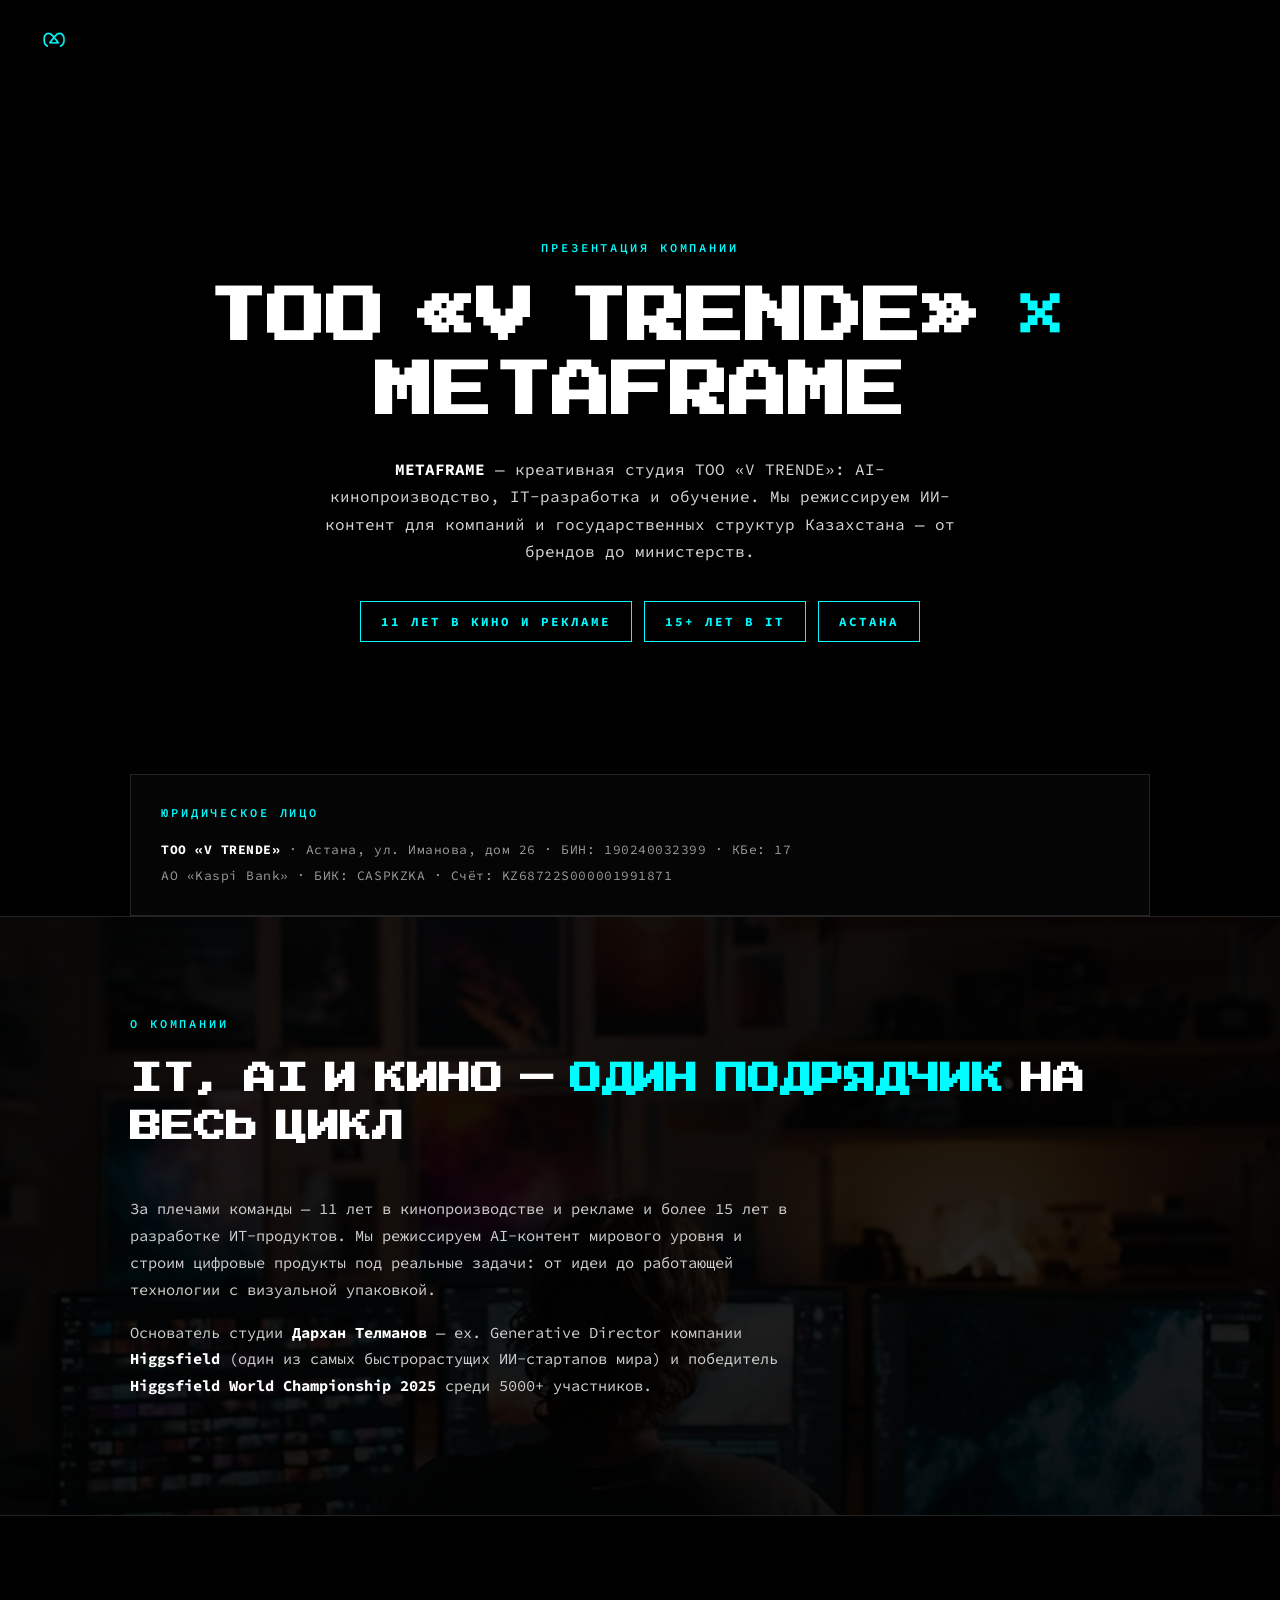
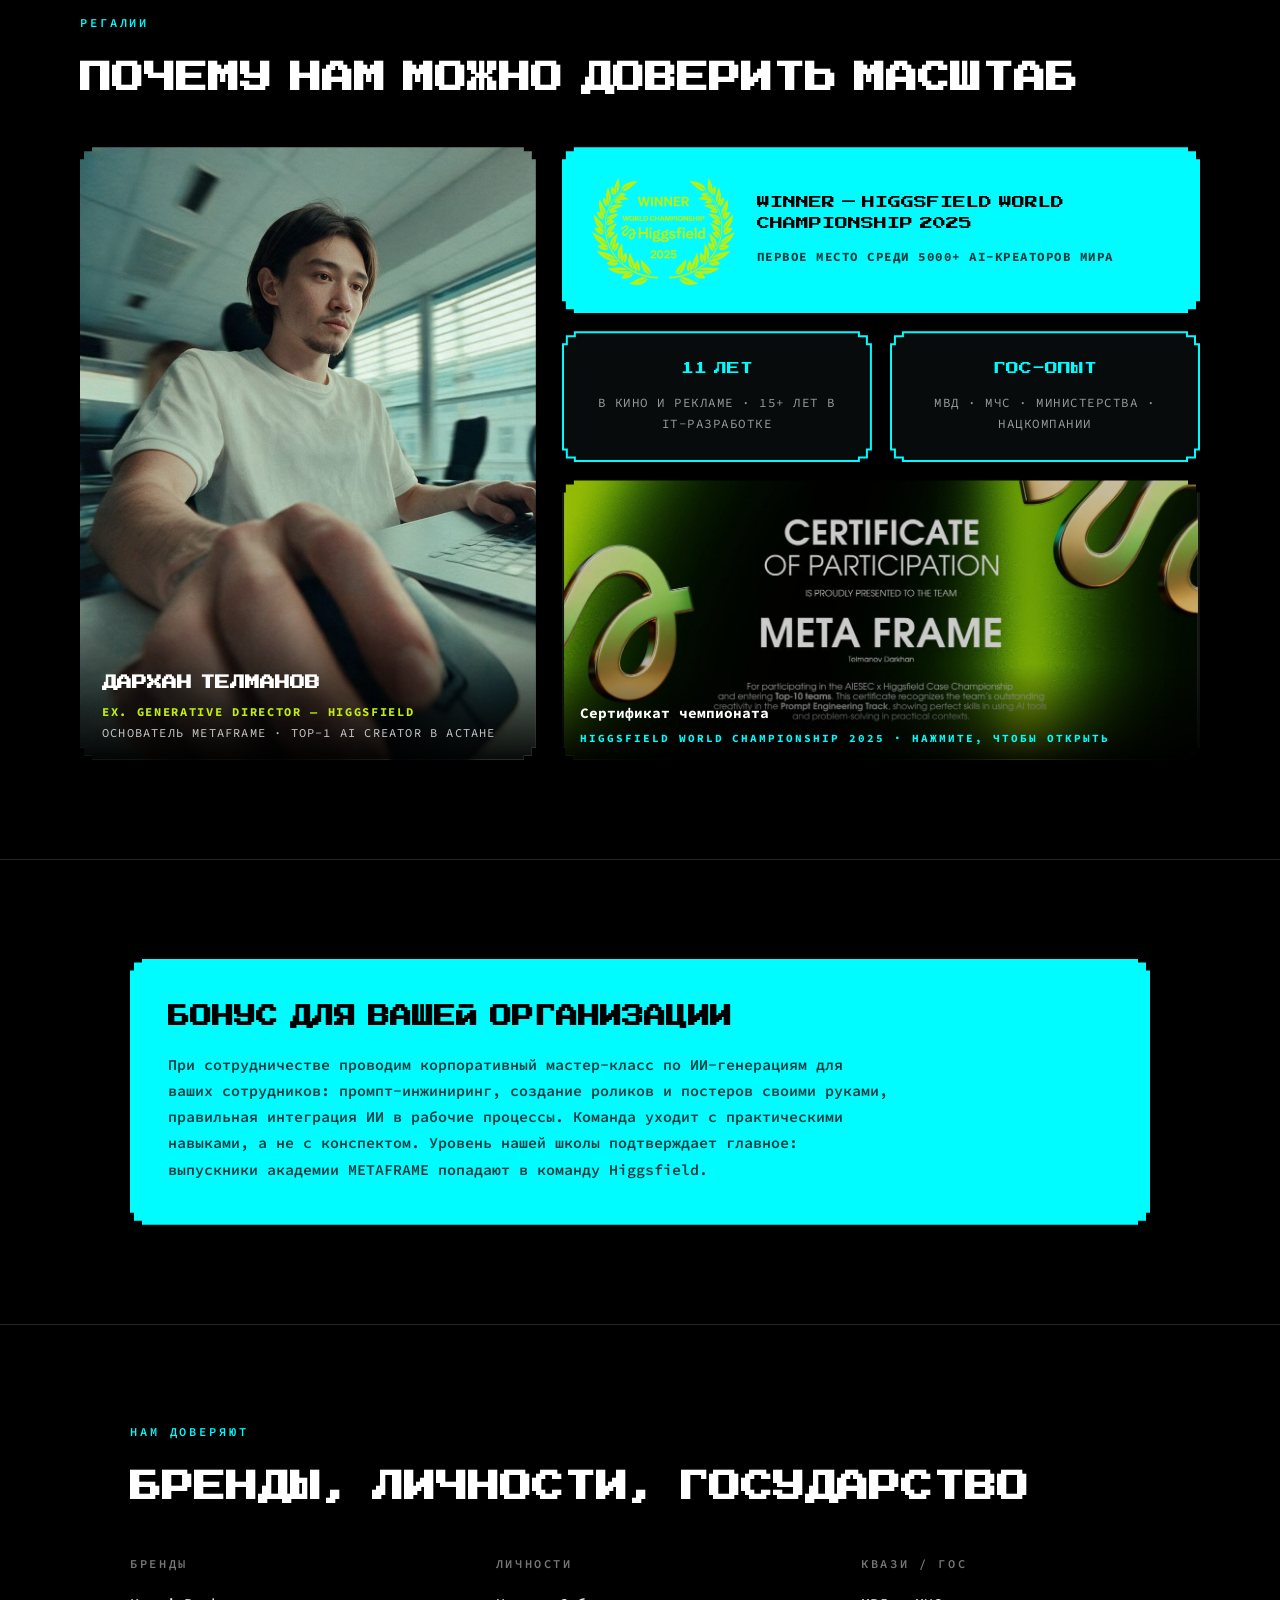
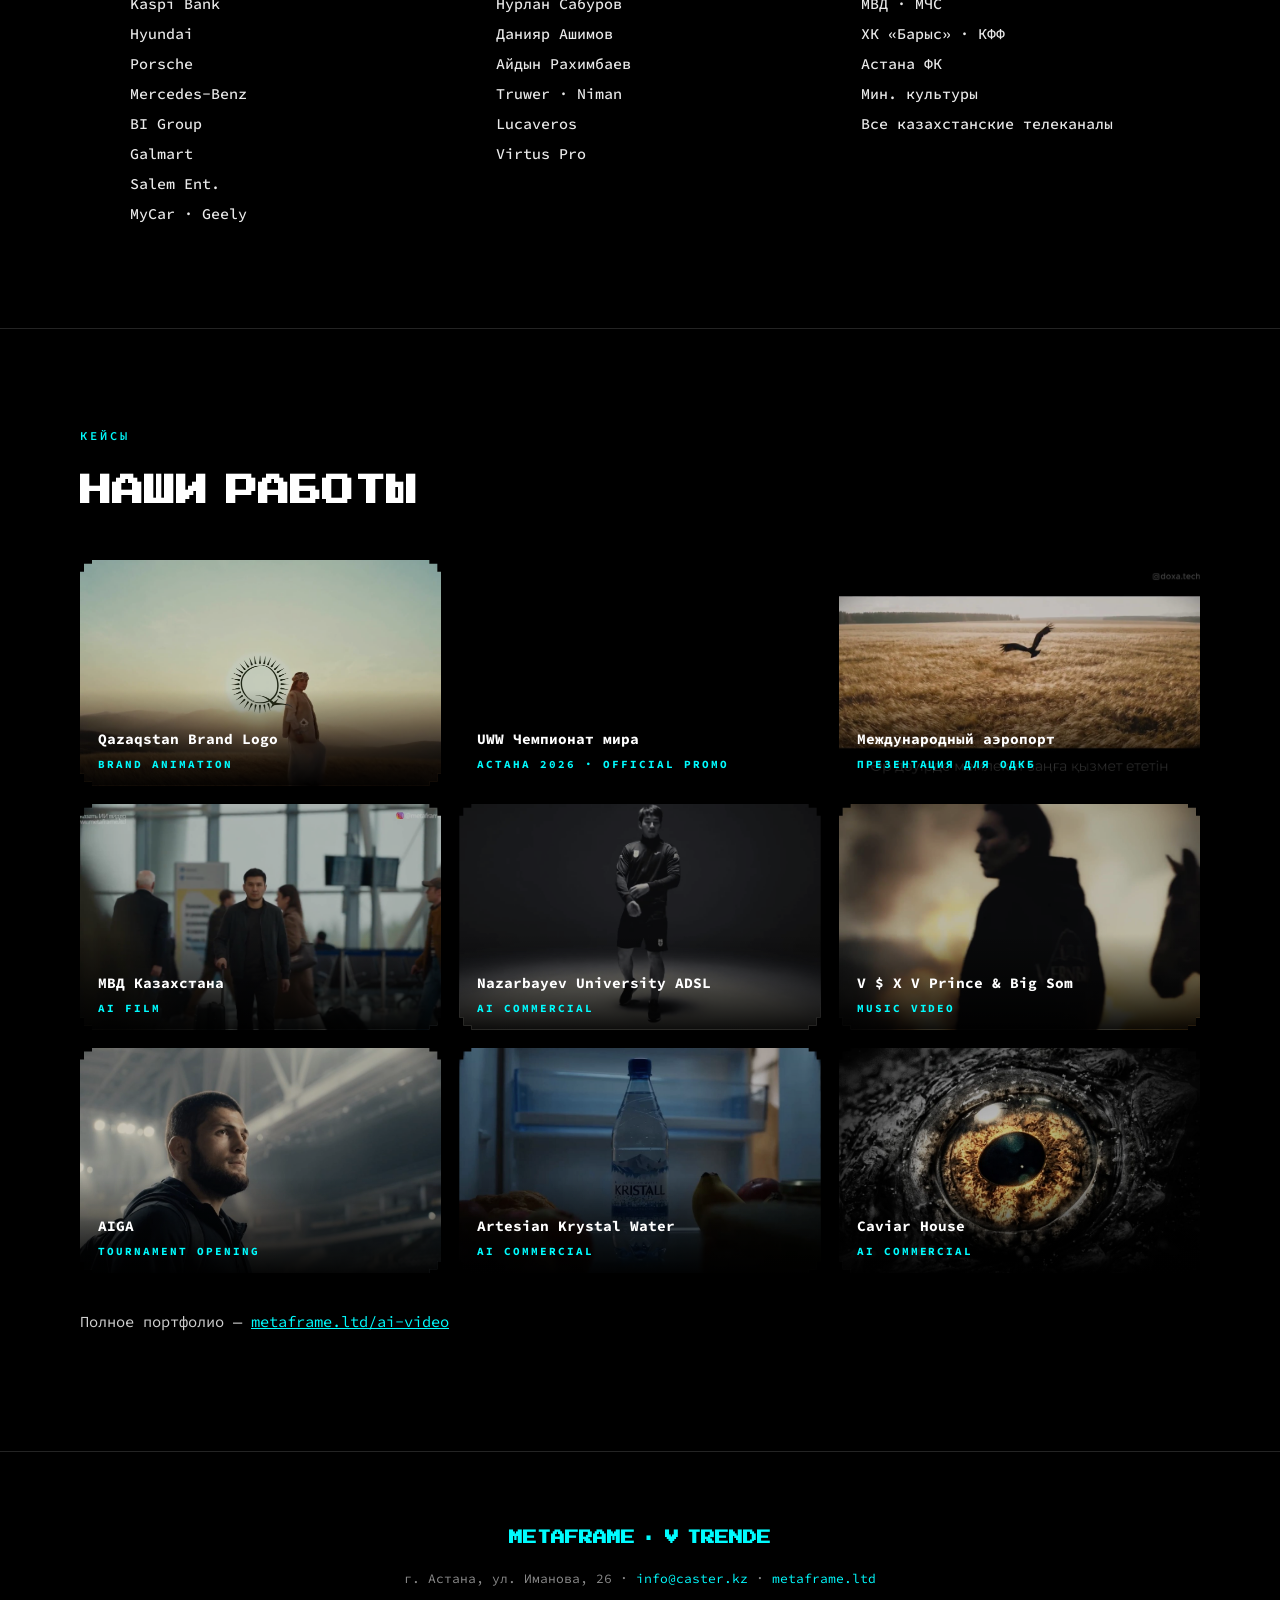
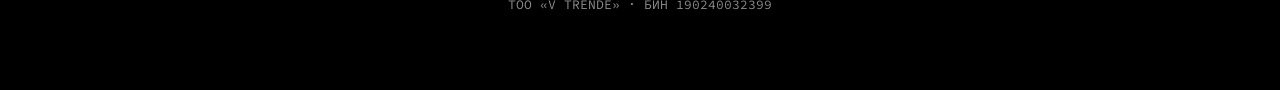
<file: vtrende.html>
<!DOCTYPE html>
<html lang="ru">
<head>
<meta charset="UTF-8">
<meta name="viewport" content="width=device-width, initial-scale=1">
<title>ТОО «V TRENDE» × METAFRAME — презентация компании</title>
<style>
  @font-face{font-family:'Press Start 2P';src:url('assets/fonts/PressStart2P-Regular.ttf') format('truetype');font-weight:400;font-display:swap;}
  @font-face{font-family:'Source Code Pro';src:url('assets/fonts/SourceCodePro-VariableFont_wght.ttf') format('truetype-variations');font-weight:200 900;font-display:swap;}
  :root{
    --brand:#00FCFF; --line:#242424;
    --px-clip: polygon(0 12px,4px 12px,4px 4px,12px 4px,12px 0,calc(100% - 12px) 0,calc(100% - 12px) 4px,calc(100% - 4px) 4px,calc(100% - 4px) 12px,100% 12px,100% calc(100% - 12px),calc(100% - 4px) calc(100% - 12px),calc(100% - 4px) calc(100% - 4px),calc(100% - 12px) calc(100% - 4px),calc(100% - 12px) 100%,12px 100%,12px calc(100% - 4px),4px calc(100% - 4px),4px calc(100% - 12px),0 calc(100% - 12px));
  }
  *{margin:0;padding:0;box-sizing:border-box}
  html{scroll-behavior:smooth}
  body{background:#000; color:#fff; font-family:'Source Code Pro',monospace; -webkit-font-smoothing:antialiased}
  .px{font-family:'Press Start 2P','Source Code Pro',monospace; word-spacing:-.45em; font-weight:700; text-transform:uppercase}
  .label{color:var(--brand); font-size:12px; letter-spacing:.24em; text-transform:uppercase; font-weight:600}
  header{position:fixed; inset:0 0 auto 0; z-index:10; display:flex; align-items:center; justify-content:space-between; padding:20px 34px; mix-blend-mode:screen}
  header img{height:40px; display:block}

  .hero{min-height:92svh; display:flex; flex-direction:column; justify-content:center; align-items:center; text-align:center; padding:14vh 6vw 8vh; position:relative; overflow:hidden; background:#000}
  .hero .bgvid{position:absolute; inset:0; width:100%; height:100%; object-fit:cover; z-index:0}
  .hero::after{content:''; position:absolute; inset:0; background:rgba(0,0,0,.76); z-index:1}
  .hero > *{position:relative; z-index:2}
  .hero .label{margin-bottom:26px}
  .hero h1{font-size:clamp(26px,4.6vw,62px); line-height:1.25}
  .hero h1 .accent{color:var(--brand)}
  .hero .sub{margin-top:28px; font-size:clamp(14px,1.25vw,18px); line-height:1.7; color:#d6d6d6; max-width:64ch}
  .hero .sub b{color:#fff}
  .hero .facts{display:flex; gap:12px; flex-wrap:wrap; justify-content:center; margin-top:36px}
  .fact{font-size:12.5px; letter-spacing:.16em; text-transform:uppercase; font-weight:700; border:1px solid var(--brand); color:var(--brand); padding:12px 20px}

  section{padding:11vh 6vw; border-top:1px solid var(--line)}
  .wrap{max-width:1020px; margin:0 auto}
  h2.px{font-size:clamp(19px,2.5vw,36px); line-height:1.5; margin-bottom:5vh}
  h2 .accent{color:var(--brand)}
  p.body{font-size:clamp(14.5px,1.2vw,17px); line-height:1.75; color:#cfcfcf; max-width:74ch; margin-bottom:16px}
  p.body b{color:#fff}

  /* реквизиты */
  .req{max-width:1020px; margin:-6vh auto 0; padding:26px 30px; border:1px solid var(--line); font-size:13px; line-height:2; color:#9a9a9a; letter-spacing:.04em; position:relative; z-index:2; background:#050505}
  .req b{color:#fff}

  /* карточки */
  .cards{display:grid; grid-template-columns:repeat(auto-fit,minmax(230px,1fr)); gap:18px}
  .card{background:var(--brand); clip-path:var(--px-clip); padding:2px}
  .card>div{background:#070b0b; clip-path:var(--px-clip); padding:26px 22px; height:100%; text-align:center}
  .card .big{font-family:'Press Start 2P',monospace; word-spacing:-.45em; font-size:13px; color:var(--brand); line-height:1.6; margin-bottom:12px; text-transform:uppercase}
  .card p{font-size:12.5px; line-height:1.7; color:#9a9a9a; letter-spacing:.04em; text-transform:uppercase}
  .card.hl>div{background:var(--brand)}
  .card.hl .big{color:#000}
  .card.hl p{color:#063A3D; font-weight:600}

  /* направления */
  .dir3{display:grid; grid-template-columns:repeat(auto-fit,minmax(280px,1fr)); gap:18px}
  .dir3 .d{border:1px solid var(--line); padding:30px 26px}
  .dir3 h4{font-family:'Press Start 2P',monospace; word-spacing:-.45em; font-size:13px; color:#fff; margin-bottom:16px; text-transform:uppercase; line-height:1.6}
  .dir3 p{font-size:14px; line-height:1.7; color:#bdbdbd}
  .dir3 p b{color:var(--brand)}

  /* бонус */
  .bonus{background:var(--brand); clip-path:var(--px-clip); padding:2px; max-width:1020px; margin:0 auto}
  .bonus>div{background:var(--brand); clip-path:var(--px-clip); padding:40px 36px; color:#000}
  .bonus h3{font-family:'Press Start 2P',monospace; word-spacing:-.45em; font-size:clamp(14px,1.8vw,22px); margin-bottom:18px; text-transform:uppercase; line-height:1.5}
  .bonus p{font-size:15px; line-height:1.75; color:#063A3D; font-weight:600; max-width:80ch}

  /* доверяют */
  .trust{display:grid; grid-template-columns:repeat(auto-fit,minmax(220px,1fr)); gap:40px 6vw}
  .trust h3{font-size:12px; letter-spacing:.22em; color:#777; text-transform:uppercase; margin-bottom:18px; font-weight:600}
  .trust li{list-style:none; font-weight:500; font-size:15px; line-height:2.0; color:#eaeaea}

  /* работы */
  .works-grid{display:grid; grid-template-columns:repeat(auto-fit,minmax(300px,1fr)); gap:18px}
  .wcard{position:relative; cursor:pointer; clip-path:var(--px-clip); overflow:hidden}
  .wcard img{width:100%; aspect-ratio:16/10; object-fit:cover; display:block; filter:brightness(.8); transition:transform .3s ease, filter .3s}
  .wcard:hover img{transform:scale(1.04); filter:brightness(1)}
  .wcard .cap{position:absolute; left:0; right:0; bottom:0; padding:40px 18px 14px; background:linear-gradient(transparent, rgba(0,0,0,.92))}
  .wcard .cap b{display:block; font-size:14.5px; color:#fff; margin-bottom:4px}
  .wcard .cap span{font-size:11px; letter-spacing:.18em; color:var(--brand); text-transform:uppercase; font-weight:700}
  #vModal{position:fixed; inset:0; z-index:70; background:rgba(0,0,0,.94); display:none; align-items:center; justify-content:center; padding:4vh 4vw}
  #vModal.open{display:flex}
  #vModal video{max-width:min(1100px,94vw); width:100%; max-height:86vh; outline:2px solid var(--brand)}
  #vModal .close{position:absolute; top:22px; right:30px; font-size:36px; color:#fff; cursor:pointer; line-height:1}
  #vModal .close:hover{color:var(--brand)}

  @media(max-width:860px){ .reggrid{grid-template-columns:1fr !important} }
  footer{border-top:1px solid var(--line); padding:8vh 6vw; text-align:center; font-size:13px; color:#8a8a8a; line-height:2}
  footer a{color:var(--brand); text-decoration:none}
</style>
</head>
<body>

<header>
  <a href="index.html"><img src="assets/logo.png" alt="METAFRAME"></a>
</header>

<!-- ===================== HERO ===================== -->
<div class="hero">
  <video class="bgvid" src="assets/aivideo-hero.mp4" autoplay muted loop playsinline></video>
  <p class="label">Презентация компании</p>
  <h1 class="px">ТОО «V TRENDE» <span class="accent">×</span> METAFRAME</h1>
  <p class="sub"><b>METAFRAME</b> — креативная студия ТОО «V TRENDE»: AI-кинопроизводство, IT-разработка и обучение. Мы режиссируем ИИ-контент для компаний и государственных структур Казахстана — от брендов до министерств.</p>
  <div class="facts">
    <span class="fact">11 лет в кино и рекламе</span>
    <span class="fact">15+ лет в IT</span>
    <span class="fact">Астана</span>
  </div>
</div>

<div class="req">
  <p class="label" style="margin-bottom:12px">Юридическое лицо</p>
  <p><b>ТОО «V TRENDE»</b> · Астана, ул. Иманова, дом 26 · БИН: 190240032399 · КБе: 17</p>
  <p>АО «Kaspi Bank» · БИК: CASPKZKA · Счёт: KZ68722S000001991871</p>
</div>

<!-- ===================== О КОМПАНИИ ===================== -->
<section style="position:relative; overflow:hidden; background:linear-gradient(rgba(0,0,0,.82), rgba(0,0,0,.9)), url('assets/directions-bg.jpg') center 30% / cover no-repeat #000">
  <div class="wrap">
    <p class="label" style="margin-bottom:24px">О компании</p>
    <h2 class="px">IT, AI и кино — <span class="accent">один подрядчик</span> на весь цикл</h2>
    <p class="body">За плечами команды — 11 лет в кинопроизводстве и рекламе и более 15 лет в разработке ИТ-продуктов. Мы режиссируем AI-контент мирового уровня и строим цифровые продукты под реальные задачи: от идеи до работающей технологии с визуальной упаковкой.</p>
    <p class="body">Основатель студии <b>Дархан Телманов</b> — ex. Generative Director компании <b>Higgsfield</b> (один из самых быстрорастущих ИИ-стартапов мира) и победитель <b>Higgsfield World Championship 2025</b> среди 5000+ участников.</p>
  </div>
</section>

<!-- ===================== РЕГАЛИИ ===================== -->
<section>
  <div class="wrap" style="max-width:1120px">
    <p class="label" style="margin-bottom:24px">Регалии</p>
    <h2 class="px">Почему нам можно доверить масштаб</h2>
    <div style="display:grid; grid-template-columns:minmax(280px,1fr) minmax(300px,1.4fr); gap:26px; align-items:stretch" class="reggrid">
      <div style="clip-path:var(--px-clip); position:relative; min-height:440px; background:url('assets/founder-bg.jpg') 30% 18% / cover no-repeat">
        <div style="position:absolute; inset:auto 0 0 0; padding:60px 22px 20px; background:linear-gradient(transparent, rgba(0,0,0,.94))">
          <b style="font-family:'Press Start 2P',monospace; word-spacing:-.45em; font-size:15px; color:#fff; text-transform:uppercase">Дархан Телманов</b>
          <p style="font-size:12px; letter-spacing:.14em; color:#BFEE0A; text-transform:uppercase; margin-top:10px; font-weight:700">ex. Generative Director — Higgsfield</p>
          <p style="font-size:12px; letter-spacing:.1em; color:#c9c9c9; text-transform:uppercase; margin-top:6px">Основатель METAFRAME · Top-1 AI Creator в Астане</p>
        </div>
      </div>
      <div style="display:grid; gap:18px">
        <div class="card hl"><div style="display:flex; align-items:center; gap:22px; text-align:left">
          <img src="assets/award.png" alt="Winner Higgsfield World Championship 2025" style="height:110px; flex:0 0 auto">
          <div>
            <div class="big" style="color:#000; text-align:left">Winner — Higgsfield World Championship 2025</div>
            <p style="color:#063A3D; text-align:left; font-weight:700">Первое место среди 5000+ AI-креаторов мира</p>
          </div>
        </div></div>
        <div class="cards" style="grid-template-columns:1fr 1fr">
          <div class="card"><div><div class="big">11 лет</div><p>в кино и рекламе · 15+ лет в IT-разработке</p></div></div>
          <div class="card"><div><div class="big">Гос-опыт</div><p>МВД · МЧС · министерства · нацкомпании</p></div></div>
        </div>
        <div class="wcard" id="certOpen" style="aspect-ratio:16/7">
          <img src="assets/award-photo.jpg" alt="Сертификат Higgsfield World Championship 2025" style="aspect-ratio:16/7">
          <div class="cap"><b>Сертификат чемпионата</b><span>Higgsfield World Championship 2025 · нажмите, чтобы открыть</span></div>
        </div>
      </div>
    </div>
  </div>
</section>

<!-- ===================== БОНУС ===================== -->
<section>
  <div class="bonus"><div>
    <h3>Бонус для вашей организации</h3>
    <p>При сотрудничестве проводим корпоративный мастер-класс по ИИ-генерациям для ваших сотрудников: промпт-инжиниринг, создание роликов и постеров своими руками, правильная интеграция ИИ в рабочие процессы. Команда уходит с практическими навыками, а не с конспектом. Уровень нашей школы подтверждает главное: выпускники академии METAFRAME попадают в команду Higgsfield.</p>
  </div></div>
</section>

<!-- ===================== ДОВЕРЯЮТ ===================== -->
<section>
  <div class="wrap">
    <p class="label" style="margin-bottom:24px">Нам доверяют</p>
    <h2 class="px">Бренды, личности, государство</h2>
    <div class="trust">
      <ul>
        <h3>Бренды</h3>
        <li>Kaspi Bank</li><li>Hyundai</li><li>Porsche</li><li>Mercedes-Benz</li><li>BI Group</li><li>Galmart</li><li>Salem Ent.</li><li>MyCar · Geely</li>
      </ul>
      <ul>
        <h3>Личности</h3>
        <li>Нурлан Сабуров</li><li>Данияр Ашимов</li><li>Айдын Рахимбаев</li><li>Truwer · Niman</li><li>Lucaveros</li><li>Virtus Pro</li>
      </ul>
      <ul>
        <h3>Квази / Гос</h3>
        <li>МВД · МЧС</li><li>ХК «Барыс» · КФФ</li><li>Астана ФК</li><li>Мин. культуры</li><li>Все казахстанские телеканалы</li>
      </ul>
    </div>
  </div>
</section>

<!-- ===================== РАБОТЫ ===================== -->
<section>
  <div class="wrap" style="max-width:1120px">
    <p class="label" style="margin-bottom:24px">Кейсы</p>
    <h2 class="px">Наши работы</h2>
    <div class="works-grid">
      <div class="wcard" data-v="assets/works/kazakhstan.mp4"><img src="assets/works/kazakhstan.jpg" alt=""><div class="cap"><b>Qazaqstan Brand Logo</b><span>Brand Animation</span></div></div>
      <div class="wcard" data-v="assets/works/uww.mp4"><img src="assets/works/uww.jpg" alt=""><div class="cap"><b>UWW Чемпионат мира</b><span>Астана 2026 · Official Promo</span></div></div>
      <div class="wcard" data-v="assets/works/airport.mp4"><img src="assets/works/airport.jpg" alt=""><div class="cap"><b>Международный аэропорт</b><span>Презентация для ОДКБ</span></div></div>
      <div class="wcard" data-v="assets/works/mvd.mp4"><img src="assets/works/mvd.jpg" alt=""><div class="cap"><b>МВД Казахстана</b><span>AI Film</span></div></div>
      <div class="wcard" data-v="assets/works/adsl.mp4"><img src="assets/works/adsl.jpg" alt=""><div class="cap"><b>Nazarbayev University ADSL</b><span>AI Commercial</span></div></div>
      <div class="wcard" data-v="assets/works/bigsom.mp4"><img src="assets/works/bigsom.jpg" alt=""><div class="cap"><b>V $ X V Prince &amp; Big Som</b><span>Music Video</span></div></div>
      <div class="wcard" data-v="https://pub-61c639e926f84516b5750dfb1d7358e5.r2.dev/AIGA.mov"><img src="assets/works/aiga.jpg" alt=""><div class="cap"><b>AIGA</b><span>Tournament Opening</span></div></div>
      <div class="wcard" data-v="https://pub-61c639e926f84516b5750dfb1d7358e5.r2.dev/artesian.mp4"><img src="assets/works/artesian.jpg" alt=""><div class="cap"><b>Artesian Krystal Water</b><span>AI Commercial</span></div></div>
      <div class="wcard" data-v="https://pub-61c639e926f84516b5750dfb1d7358e5.r2.dev/caviarhouse.mp4"><img src="assets/works/caviarhouse.jpg" alt=""><div class="cap"><b>Caviar House</b><span>AI Commercial</span></div></div>
    </div>
    <p class="body" style="margin-top:4vh">Полное портфолио — <a href="ai-video.html" style="color:var(--brand)">metaframe.ltd/ai-video</a></p>
  </div>
</section>

<div id="iModal" style="position:fixed; inset:0; z-index:71; background:rgba(0,0,0,.94); display:none; align-items:center; justify-content:center; padding:4vh 4vw">
  <span id="iClose" style="position:absolute; top:22px; right:30px; font-size:36px; color:#fff; cursor:pointer; line-height:1">&times;</span>
  <img src="assets/award-photo.jpg" alt="Сертификат" style="max-width:min(1000px,92vw); max-height:86vh; outline:2px solid var(--brand)">
</div>

<div id="vModal">
  <span class="close" id="vClose">&times;</span>
  <video id="vPlayer" controls playsinline></video>
</div>

<footer>
  <p class="px" style="color:var(--brand); font-size:14px; margin-bottom:14px">METAFRAME · V TRENDE</p>
  <p>г. Астана, ул. Иманова, 26 · <a href="mailto:info@caster.kz">info@caster.kz</a> · <a href="https://metaframe.ltd">metaframe.ltd</a></p>
  <p>ТОО «V TRENDE» · БИН 190240032399</p>
</footer>

<script>
  const vm = document.getElementById('vModal'), vp = document.getElementById('vPlayer');
  document.querySelectorAll('.wcard[data-v]').forEach(c=>c.addEventListener('click', ()=>{
    vp.src = c.dataset.v; vm.classList.add('open'); vp.play();
  }));
  function vClose(){ vm.classList.remove('open'); vp.pause(); vp.src=''; }
  document.getElementById('vClose').addEventListener('click', vClose);
  vm.addEventListener('click', e=>{ if(e.target===vm) vClose(); });
  addEventListener('keydown', e=>{ if(e.key==='Escape'){ vClose(); iM.style.display='none'; } });
  const iM = document.getElementById('iModal');
  document.getElementById('certOpen').addEventListener('click', e=>{ e.stopPropagation(); iM.style.display='flex'; });
  document.getElementById('iClose').addEventListener('click', ()=> iM.style.display='none');
  iM.addEventListener('click', ev=>{ if(ev.target===iM) iM.style.display='none'; });
</script>
</body>
</html>
</file>
<file: styles.css>
:root{--bg:#000;--bg-2:#0a0a0a;--bg-3:#111;--line:#1a1a1a;--line-2:#262626;--cyan:#00E8F5;--cyan-soft:#00E8F526;--cyan-dim:#00E8F50d;--fg:#fff;--fg-2:#cfcfcf;--fg-3:#8a8a8a;--fg-4:#4f4f4f;--max:1440px;--gutter:clamp(20px,4vw,56px)}
*{margin:0;padding:0;box-sizing:border-box}
*::selection{background:var(--cyan);color:#000}
html{scroll-behavior:smooth}
body{background:var(--bg);color:var(--fg);font-family:'Gilroy','Helvetica Neue',Arial,sans-serif;font-weight:400;line-height:1.4;-webkit-font-smoothing:antialiased;-moz-osx-font-smoothing:grayscale;overflow-x:hidden}
body::before{content:"";position:fixed;inset:0;pointer-events:none;z-index:999;opacity:.04;mix-blend-mode:overlay;background-image:url("data:image/svg+xml;utf8,<svg xmlns='http://www.w3.org/2000/svg' width='200' height='200'><filter id='n'><feTurbulence type='fractalNoise' baseFrequency='0.9' numOctaves='3' stitchTiles='stitch'/></filter><rect width='100%25' height='100%25' filter='url(%23n)'/></svg>")}
body::after{content:"";position:fixed;inset:0;pointer-events:none;z-index:998;background:radial-gradient(ellipse at center,transparent 50%,rgba(0,0,0,.6) 100%)}
img{display:block;max-width:100%}
a{color:inherit;text-decoration:none}
.eyebrow{font-size:11px;font-weight:700;letter-spacing:.22em;text-transform:uppercase;color:var(--cyan);display:inline-flex;align-items:center;gap:10px}
.eyebrow::before{content:"";width:28px;height:1px;background:var(--cyan)}
.display{font-family:'Gilroy',sans-serif;font-weight:800;line-height:.92;letter-spacing:-.035em;text-transform:uppercase}
.h1{font-size:clamp(46px,8.5vw,140px)}
.h2{font-size:clamp(34px,5vw,72px)}
.h3{font-size:clamp(24px,3vw,42px)}
.lede{font-size:clamp(16px,1.4vw,20px);line-height:1.55;color:var(--fg-2);max-width:60ch;font-weight:400}
.mono{font-family:'JetBrains Mono','SF Mono',Menlo,monospace;font-size:11px;letter-spacing:.1em;color:var(--fg-3);text-transform:uppercase}
.nav{position:fixed;top:0;left:0;right:0;z-index:100;padding:22px var(--gutter);display:flex;align-items:center;justify-content:space-between;gap:16px;backdrop-filter:blur(12px);-webkit-backdrop-filter:blur(12px);background:rgba(0,0,0,.55);border-bottom:1px solid var(--line)}
.nav-logo{display:flex;align-items:center;gap:12px;flex-shrink:0}
.nav-logo img{width:36px;height:36px;object-fit:contain}
.nav-logo-text{font-weight:800;font-size:16px;letter-spacing:.12em;text-transform:uppercase}
.rec-indicator{display:flex;align-items:center;gap:8px;font-size:10px;letter-spacing:.18em;color:var(--fg-3);text-transform:uppercase}
.rec-dot{width:8px;height:8px;border-radius:50%;background:var(--cyan);box-shadow:0 0 12px var(--cyan);animation:blink 1.6s infinite}
@keyframes blink{0%,100%{opacity:1}50%{opacity:.25}}
.nav-menu{display:flex;gap:28px}
.nav-menu a{font-size:11px;letter-spacing:.18em;text-transform:uppercase;color:var(--fg-3);transition:color .2s}
.nav-menu a:hover,.nav-menu a.current{color:var(--cyan)}
.nav-cta{padding:10px 18px;border:1px solid var(--cyan);color:var(--cyan);font-size:11px;letter-spacing:.18em;text-transform:uppercase;transition:all .25s;white-space:nowrap}
.nav-cta:hover{background:var(--cyan);color:#000}
.lang-switch{display:flex;align-items:center;gap:2px;border:1px solid var(--line-2);border-radius:999px;padding:3px;flex-shrink:0}
.lang-btn{background:transparent;border:0;color:var(--fg-3);font-family:inherit;font-size:10px;font-weight:700;letter-spacing:.16em;text-transform:uppercase;padding:6px 11px;border-radius:999px;cursor:pointer;transition:all .2s;line-height:1}
.lang-btn:hover{color:var(--fg)}
.lang-btn.active{background:var(--cyan);color:#000}
@media(max-width:1100px){.nav-menu{display:none}}
@media(max-width:700px){.rec-indicator{display:none}.nav-logo-text{display:none}}
section{padding:clamp(36px,4.5vw,80px) var(--gutter);position:relative}
.section-head{display:flex;flex-direction:column;gap:18px;margin-bottom:40px;max-width:var(--max);margin-left:auto;margin-right:auto;width:100%}
.section-meta{display:flex;justify-content:space-between;align-items:flex-end;gap:32px;flex-wrap:wrap}
.container{max-width:var(--max);margin:0 auto;width:100%}
.frame-markers{position:absolute;inset:32px var(--gutter);pointer-events:none}
.frame-markers::before,.frame-markers::after{content:"";position:absolute;width:14px;height:14px;border-color:var(--fg-4);border-style:solid;border-width:0}
.frame-markers::before{top:0;left:0;border-top-width:1px;border-left-width:1px}
.frame-markers::after{bottom:0;right:0;border-bottom-width:1px;border-right-width:1px}
.hero{min-height:100vh;display:flex;flex-direction:column;justify-content:center;padding-top:140px;padding-bottom:60px;position:relative;overflow:hidden}
.hero-bg{position:absolute;inset:0;z-index:-1;pointer-events:none}
.hero-bg::before{content:"";position:absolute;width:80vw;height:80vw;max-width:900px;max-height:900px;top:40%;right:-20%;transform:translateY(-50%);border-radius:50%;background:radial-gradient(circle,var(--cyan) 0%,transparent 60%);opacity:.1;filter:blur(40px);animation:float 14s ease-in-out infinite}
@keyframes float{0%,100%{transform:translate(0,-50%) scale(1)}50%{transform:translate(-30px,-55%) scale(1.05)}}
.hero-top{display:flex;justify-content:space-between;align-items:flex-start;margin-bottom:60px;flex-wrap:wrap;gap:24px}
.hero-top-left .mono{display:block;margin-bottom:6px}
.hero-coords{text-align:right}
.hero-coords .mono{display:block}
.hero-title{margin-bottom:48px;position:relative}
.hero-title .line{display:block;overflow:hidden}
.hero-title .accent{color:var(--cyan);font-style:italic;font-weight:800}
.hero-title .symbol{display:inline-block;color:var(--cyan);transform:translateY(-.1em);margin:0 .05em;font-weight:200}
.hero-bottom{display:grid;grid-template-columns:1.5fr 1fr;gap:60px;align-items:flex-end;margin-top:48px}
@media(max-width:800px){.hero-bottom{grid-template-columns:1fr;gap:32px}}
.hero-tags{display:flex;gap:8px;flex-wrap:wrap;margin-top:24px}
.tag{padding:7px 14px;border:1px solid var(--line-2);border-radius:999px;font-size:11px;letter-spacing:.16em;text-transform:uppercase;color:var(--fg-2)}
.tag.tag-cyan{border-color:var(--cyan);color:var(--cyan)}
.hero-cta-row{display:flex;gap:16px;flex-wrap:wrap;margin-top:28px}
.btn{padding:18px 32px;font-size:12px;letter-spacing:.2em;text-transform:uppercase;font-weight:700;transition:all .25s ease;display:inline-flex;align-items:center;gap:12px;border:1px solid transparent;cursor:pointer}
.btn-primary{background:var(--cyan);color:#000}
.btn-primary:hover{background:#fff;transform:translateY(-2px)}
.btn-ghost{border-color:var(--line-2);color:var(--fg)}
.btn-ghost:hover{border-color:var(--cyan);color:var(--cyan)}
.btn .arrow{display:inline-block;transition:transform .2s}
.btn:hover .arrow{transform:translateX(4px)}
.scroll-hint{position:absolute;bottom:32px;left:50%;transform:translateX(-50%);font-size:10px;letter-spacing:.22em;color:var(--fg-3);text-transform:uppercase;display:flex;flex-direction:column;align-items:center;gap:12px}
.scroll-hint .line{width:1px;height:40px;background:linear-gradient(to bottom,var(--cyan),transparent);animation:scroll-line 2s ease-in-out infinite}
@keyframes scroll-line{0%,100%{transform:scaleY(1);transform-origin:top;opacity:1}50%{transform:scaleY(.3);transform-origin:top;opacity:.5}}
.founder{background:var(--bg);border-top:1px solid var(--line);border-bottom:1px solid var(--line)}
.founder-grid{display:grid;grid-template-columns:1fr 1.4fr;gap:80px;align-items:flex-start}
@media(max-width:900px){.founder-grid{grid-template-columns:1fr;gap:40px}}
.founder-card{border:1px solid var(--line-2);padding:24px;position:sticky;top:110px;background:linear-gradient(135deg,var(--bg-2),var(--bg))}
@media(max-width:900px){.founder-card{position:relative;top:0;padding:20px}}
.founder-card .role-tag{color:var(--cyan);font-size:11px;letter-spacing:.2em;text-transform:uppercase;margin-bottom:28px}
.founder-name{font-size:clamp(28px,3vw,38px);font-weight:800;letter-spacing:-.02em;line-height:1;margin-bottom:6px}
.founder-position{color:var(--fg-2);font-size:14px;margin-bottom:20px}
.founder-stats{display:flex;flex-direction:column;gap:16px;border-top:1px solid var(--line);padding-top:24px;margin-top:24px}
.founder-stat{display:flex;justify-content:space-between;gap:16px;font-size:13px}
.founder-stat .label{color:var(--fg-3);text-transform:uppercase;letter-spacing:.12em;font-size:11px}
.founder-stat .value{color:var(--fg);text-align:right}
.founder-stat .value.cyan{color:var(--cyan)}
.founder-text{display:flex;flex-direction:column;gap:18px}
.founder-text p{font-size:clamp(15px,1.15vw,18px);line-height:1.5;color:var(--fg-2)}
.founder-text p strong{color:var(--fg);font-weight:700}
.founder-text .highlight{color:var(--cyan);font-weight:600}
.founder-quote{border-left:2px solid var(--cyan);padding:10px 20px;font-size:clamp(17px,1.5vw,22px);line-height:1.3;font-weight:600;color:var(--fg);margin-top:8px}
.pillars-grid{display:grid;grid-template-columns:repeat(3,1fr);gap:0;border-top:1px solid var(--line-2);border-left:1px solid var(--line-2)}
@media(max-width:900px){.pillars-grid{grid-template-columns:1fr}}
.pillar{padding:24px 22px;border-right:1px solid var(--line-2);border-bottom:1px solid var(--line-2);transition:background .3s;position:relative}
.pillar:hover{background:var(--bg-2)}
.pillar-num{font-size:11px;color:var(--cyan);letter-spacing:.18em;margin-bottom:20px;font-weight:700}
.pillar-title{font-size:clamp(18px,1.8vw,26px);font-weight:800;line-height:1.05;letter-spacing:-.02em;margin-bottom:12px;text-transform:uppercase}
.pillar-text{color:var(--fg-3);font-size:13px;line-height:1.5}
.showcase-head{display:grid;grid-template-columns:1fr 1fr;gap:40px;align-items:flex-end;margin-bottom:36px}
@media(max-width:800px){.showcase-head{grid-template-columns:1fr;gap:20px;margin-bottom:24px}}
.showcase-tag{display:inline-flex;align-items:center;gap:12px;color:var(--cyan);font-size:11px;letter-spacing:.22em;text-transform:uppercase;margin-bottom:20px}
.showcase-tag .num{border:1px solid var(--cyan);padding:2px 8px;font-size:10px}
.showcase-title{font-size:clamp(30px,4vw,56px);font-weight:800;line-height:.95;letter-spacing:-.03em;text-transform:uppercase}
.showcase-title .accent{color:var(--cyan);font-style:italic}
.showcase-desc{color:var(--fg-2);font-size:clamp(15px,1.2vw,18px);line-height:1.55}
.video-grid{display:grid;gap:18px}
.video-grid.cols-4{grid-template-columns:repeat(4,1fr)}
.video-grid.cols-3{grid-template-columns:repeat(3,1fr)}
.video-grid.cols-2{grid-template-columns:repeat(2,1fr)}
@media(max-width:1200px){.video-grid.cols-4{grid-template-columns:repeat(2,1fr)}}
@media(max-width:1000px){.video-grid.cols-3{grid-template-columns:repeat(2,1fr)}}
@media(max-width:700px){.video-grid.cols-4,.video-grid.cols-3{grid-template-columns:1fr}.video-grid.cols-2{grid-template-columns:1fr}}
.video-slot{position:relative;background:var(--bg-2);border:1px solid var(--line-2);overflow:hidden;transition:all .3s ease}
.video-slot:hover{border-color:var(--cyan);transform:translateY(-4px)}
.aspect-16x9{aspect-ratio:16/9}
.aspect-9x16{aspect-ratio:9/16}
.aspect-poster{aspect-ratio:9/16}
.video-slot iframe{width:100%;height:100%;border:0;display:block}
.video-thumb{display:block;cursor:pointer;text-decoration:none}
.video-thumb img{width:100%;height:100%;object-fit:cover;display:block;transition:transform .8s ease}
.video-thumb:hover img{transform:scale(1.04)}
.video-thumb-overlay{position:absolute;inset:0;display:flex;flex-direction:column;align-items:center;justify-content:center;gap:18px;background:linear-gradient(180deg,rgba(0,0,0,.15) 0%,rgba(0,0,0,.55) 100%);transition:background .3s}
.video-thumb:hover .video-thumb-overlay{background:linear-gradient(180deg,rgba(0,0,0,.25) 0%,rgba(0,0,0,.78) 100%)}
.video-thumb:hover .play-icon{background:var(--cyan);color:#000;box-shadow:0 0 40px var(--cyan-soft);transform:scale(1.05)}
.video-thumb-title{color:#fff;font-size:14px;letter-spacing:.2em;text-transform:uppercase;font-weight:800;text-align:center;padding:0 12px}
.video-thumb-tag{position:absolute;top:14px;left:14px;font-size:10px;letter-spacing:.2em;color:var(--cyan);text-transform:uppercase;font-weight:700;background:rgba(0,0,0,.55);padding:6px 11px;border-radius:999px;backdrop-filter:blur(4px);-webkit-backdrop-filter:blur(4px);z-index:2}
.video-thumb-yt{position:absolute;bottom:14px;right:14px;font-size:10px;letter-spacing:.18em;color:var(--fg-2);text-transform:uppercase;opacity:0;transition:opacity .3s;z-index:2;font-weight:600}
.video-thumb:hover .video-thumb-yt{opacity:1;color:var(--cyan)}
.slot-placeholder{position:absolute;inset:0;display:flex;flex-direction:column;align-items:center;justify-content:center;text-align:center;background:radial-gradient(circle at 50% 50%,var(--cyan-dim) 0%,transparent 70%),linear-gradient(135deg,var(--bg-3),var(--bg-2));color:var(--fg-3);padding:24px;gap:16px}
.slot-placeholder::before{content:"";position:absolute;inset:12px;border:1px dashed var(--line-2)}
.slot-num{font-size:11px;letter-spacing:.2em;color:var(--cyan);text-transform:uppercase;margin-bottom:4px}
.play-icon{width:56px;height:56px;border:1px solid var(--cyan);border-radius:50%;display:flex;align-items:center;justify-content:center;color:var(--cyan);font-size:18px;transition:all .3s}
.video-slot:hover .play-icon{background:var(--cyan);color:#000;box-shadow:0 0 30px var(--cyan-soft)}
.slot-label{font-size:12px;letter-spacing:.16em;text-transform:uppercase;color:var(--fg-3)}
.slot-hint{font-size:10px;color:var(--fg-4);letter-spacing:.1em;max-width:240px;line-height:1.5;margin-top:8px}
.slot-instructions{margin-top:24px;padding:16px 20px;border:1px dashed var(--line-2);border-radius:4px;font-size:12px;color:var(--fg-3);line-height:1.7;background:var(--bg-2)}
.slot-instructions code{font-family:'JetBrains Mono',monospace;color:var(--cyan);font-size:11px;background:rgba(0,232,245,.06);padding:2px 8px;border-radius:3px}
.social-callout{display:grid;grid-template-columns:1fr 1.3fr;gap:28px;align-items:center;margin-bottom:28px;padding:20px 24px;border:1px solid var(--line-2);background:linear-gradient(135deg,var(--bg-2),var(--bg));position:relative;overflow:hidden}
@media(max-width:900px){.social-callout{grid-template-columns:1fr;gap:18px;padding:18px 20px}}
.social-callout::before{content:"∞";position:absolute;right:-30px;bottom:-70px;font-size:200px;color:var(--cyan);opacity:.06;font-family:'Gilroy',sans-serif;font-weight:100;line-height:1;pointer-events:none}
.social-callout-big{font-size:clamp(22px,2.4vw,36px);font-weight:800;line-height:.95;letter-spacing:-.03em;text-transform:uppercase}
.social-callout-big .accent{color:var(--cyan)}
.social-callout-big .strike{color:var(--fg-4);text-decoration:line-through;text-decoration-color:var(--cyan)}
.social-callout-side{display:flex;flex-direction:column;gap:0}
.social-callout-side .row{display:flex;justify-content:space-between;padding:9px 0;border-bottom:1px solid var(--line);font-size:13px;gap:16px}
.social-callout-side .row:last-child{border-bottom:none}
.social-callout-side .row .lbl{color:var(--fg-3);text-transform:uppercase;letter-spacing:.12em;font-size:10px}
.social-callout-side .row .val{font-weight:700;text-align:right}
.social-callout-side .row .val.cyan{color:var(--cyan)}
.poster-grid{display:grid;grid-template-columns:1fr 1fr 1fr;gap:20px;max-width:900px;margin:0 auto}
@media(max-width:900px){.poster-grid{grid-template-columns:1fr 1fr}}
@media(max-width:600px){.poster-grid{grid-template-columns:1fr}}
.poster-slot{border:1px solid var(--line-2);background:var(--bg-2);position:relative;overflow:hidden;transition:all .3s}
.poster-slot:hover{border-color:var(--cyan);transform:translateY(-4px)}
.poster-slot .slot-placeholder{background:repeating-linear-gradient(45deg,var(--bg-3) 0,var(--bg-3) 12px,var(--bg-2) 12px,var(--bg-2) 24px)}
.use-cases{display:flex;flex-wrap:wrap;gap:10px;margin-top:36px}
.use-case{border:1px solid var(--line-2);padding:10px 16px;font-size:12px;letter-spacing:.08em;color:var(--fg-2);text-transform:uppercase;border-radius:999px;transition:all .2s}
.use-case:hover{border-color:var(--cyan);color:var(--cyan)}
.led-feature{display:grid;grid-template-columns:2fr 1fr;gap:24px;margin-top:32px}
@media(max-width:900px){.led-feature{grid-template-columns:1fr}}
.led-main{border:1px solid var(--line-2);background:var(--bg-2);aspect-ratio:21/9;position:relative;overflow:hidden}
.led-main .slot-placeholder{background:radial-gradient(circle at 20% 50%,var(--cyan-dim) 0%,transparent 50%),radial-gradient(circle at 80% 50%,rgba(0,232,245,.05) 0%,transparent 50%),linear-gradient(135deg,var(--bg-3),#000)}
.led-side{display:grid;grid-template-rows:1fr 1fr;gap:24px}
@media(max-width:900px){.led-side{grid-template-columns:1fr 1fr;grid-template-rows:auto}}
.led-small{border:1px solid var(--line-2);background:var(--bg-2);aspect-ratio:16/9;position:relative;overflow:hidden}
.photo-grid{display:grid;grid-template-columns:repeat(4,1fr);gap:16px}
@media(max-width:1000px){.photo-grid{grid-template-columns:repeat(3,1fr)}}
@media(max-width:700px){.photo-grid{grid-template-columns:repeat(2,1fr)}}
.photo-slot{background:var(--bg-2);border:1px solid var(--line-2);aspect-ratio:4/5;position:relative;overflow:hidden;transition:all .3s}
.photo-slot:hover{border-color:var(--cyan);transform:translateY(-3px)}
.photo-slot .slot-placeholder{background:linear-gradient(135deg,var(--bg-3) 0%,var(--bg-2) 100%)}
.photo-slot.wide{aspect-ratio:1/1;grid-column:span 2}
@media(max-width:700px){.photo-slot.wide{grid-column:span 1;aspect-ratio:4/5}}
.ext-grid{display:grid;grid-template-columns:repeat(4,1fr);gap:0;border-top:1px solid var(--line-2);border-left:1px solid var(--line-2)}
@media(max-width:1100px){.ext-grid{grid-template-columns:repeat(2,1fr)}}
@media(max-width:600px){.ext-grid{grid-template-columns:1fr}}
.ext-item{padding:24px 22px;border-right:1px solid var(--line-2);border-bottom:1px solid var(--line-2);transition:all .3s;position:relative;cursor:default}
.ext-item:hover{background:var(--bg-2)}
.ext-item::after{content:"→";position:absolute;top:20px;right:22px;color:var(--fg-4);font-size:13px;transition:all .3s}
.ext-item:hover::after{color:var(--cyan);transform:translate(4px,-4px)}
.ext-icon{width:26px;height:26px;margin-bottom:16px;color:var(--cyan)}
.ext-title{font-size:15px;font-weight:800;text-transform:uppercase;letter-spacing:-.01em;margin-bottom:8px;line-height:1.15}
.ext-desc{font-size:12px;color:var(--fg-3);line-height:1.5}
.stats{background:var(--bg);border-top:1px solid var(--line);border-bottom:1px solid var(--line)}
.stats-grid{display:grid;grid-template-columns:repeat(4,1fr);gap:0}
@media(max-width:900px){.stats-grid{grid-template-columns:repeat(2,1fr)}}
.stat{padding:24px 20px;border-right:1px solid var(--line-2);text-align:left}
.stat:last-child{border-right:none}
.stat-num{font-size:clamp(36px,5vw,68px);font-weight:800;color:var(--cyan);line-height:1;letter-spacing:-.04em;margin-bottom:8px}
.stat-lbl{font-size:11px;text-transform:uppercase;letter-spacing:.18em;color:var(--fg-3);line-height:1.5}
@media(max-width:900px){.stat:nth-child(2){border-right:none}.stat:nth-child(odd){border-right:1px solid var(--line-2)}}
.cta{text-align:center;position:relative}
.cta-bg{position:absolute;inset:0;z-index:-1;background:radial-gradient(ellipse at center,var(--cyan-dim) 0%,transparent 60%)}
.cta-title{font-size:clamp(36px,5.5vw,88px);font-weight:800;line-height:.92;letter-spacing:-.04em;text-transform:uppercase;margin-bottom:24px}
.cta-title .accent{color:var(--cyan);font-style:italic}
.cta-sub{font-size:16px;color:var(--fg-2);max-width:60ch;margin:0 auto 28px;line-height:1.55}
.cta-contacts{display:flex;justify-content:center;gap:32px;margin-top:36px;flex-wrap:wrap;border-top:1px solid var(--line);border-bottom:1px solid var(--line);padding:20px 0}
.contact-block{display:flex;flex-direction:column;gap:8px;text-align:left}
.contact-block .lbl{font-size:11px;text-transform:uppercase;letter-spacing:.2em;color:var(--fg-3)}
.contact-block .val{font-size:18px;font-weight:700;color:var(--fg);transition:color .2s}
a.contact-block:hover .val{color:var(--cyan)}
footer{padding:40px var(--gutter) 32px;border-top:1px solid var(--line);display:flex;justify-content:space-between;align-items:center;flex-wrap:wrap;gap:16px;font-size:11px;letter-spacing:.14em;text-transform:uppercase;color:var(--fg-3)}
footer img{width:24px;height:24px}
footer .left{display:flex;align-items:center;gap:12px}
/* Hero (simplified) */
.hero-actions{display:flex;flex-direction:column;gap:28px;max-width:780px;margin-top:40px}
.hero-subtitle{font-size:clamp(15px,1.25vw,19px);color:var(--fg-2);line-height:1.55;letter-spacing:.005em;max-width:58ch;margin:0}
.hero-subtitle .accent{color:var(--cyan);font-weight:600}
/* Academy teaser (on main page) */
.academy-teaser{background:linear-gradient(180deg,var(--bg) 0%,var(--bg-3) 100%);border-top:1px solid var(--line);border-bottom:1px solid var(--line)}
.teaser-inner{display:grid;grid-template-columns:1.3fr 1fr;gap:56px;align-items:center}
@media(max-width:900px){.teaser-inner{grid-template-columns:1fr;gap:28px}}
.teaser-left .section-meta{margin-bottom:14px;justify-content:flex-start;align-items:center;gap:16px}
.teaser-left h2{margin:0 0 14px 0}
.teaser-left .lede{margin:0}
.teaser-right{display:flex;flex-direction:column;gap:24px;align-items:flex-start}
.teaser-stats{display:grid;grid-template-columns:repeat(3,1fr);gap:0;border-top:1px solid var(--line-2);border-bottom:1px solid var(--line-2);width:100%}
.teaser-stat{padding:18px 16px;border-right:1px solid var(--line-2);text-align:left}
.teaser-stat:last-child{border-right:none}
.teaser-stat .num{font-size:clamp(28px,3.2vw,42px);font-weight:800;color:var(--cyan);line-height:1;letter-spacing:-.03em;font-style:italic}
.teaser-stat .num .slash{color:var(--fg-4);font-style:normal;font-weight:200;margin:0 .05em}
.teaser-stat .lbl{font-size:10px;text-transform:uppercase;letter-spacing:.18em;color:var(--fg-3);margin-top:6px}
/* Academy / Courses */
.academy{position:relative;background:linear-gradient(180deg,var(--bg) 0%,var(--bg-3) 100%);border-top:1px solid var(--line);border-bottom:1px solid var(--line)}
.academy-headline{display:grid;grid-template-columns:1.4fr 1fr;gap:60px;align-items:flex-end;margin-top:24px}
@media(max-width:900px){.academy-headline{grid-template-columns:1fr;gap:24px}}
.academy-headline .lede{margin-top:0}
.academy-meta{display:grid;grid-template-columns:repeat(4,1fr);gap:0;border-top:1px solid var(--line-2);border-bottom:1px solid var(--line-2);margin:32px 0 40px}
.a-stat{padding:28px 24px;border-right:1px solid var(--line-2);text-align:left}
.a-stat:last-child{border-right:none}
.a-stat .num{font-size:clamp(36px,5vw,72px);font-weight:800;color:var(--cyan);line-height:1;letter-spacing:-.03em;margin-bottom:8px;font-style:italic}
.a-stat .num .slash{color:var(--fg-4);font-style:normal;font-weight:200;margin:0 .05em}
.a-stat .lbl{font-size:11px;text-transform:uppercase;letter-spacing:.18em;color:var(--fg-3)}
@media(max-width:900px){.academy-meta{grid-template-columns:1fr 1fr}.a-stat:nth-child(2){border-right:none}.a-stat:nth-child(odd){border-right:1px solid var(--line-2)}}
@media(max-width:500px){.academy-meta{grid-template-columns:1fr}.a-stat{border-right:none!important;border-bottom:1px solid var(--line-2);padding:20px 24px}.a-stat:last-child{border-bottom:none}}
.modules-grid{display:grid;grid-template-columns:repeat(2,1fr);gap:0;border-top:1px solid var(--line-2);border-left:1px solid var(--line-2)}
@media(max-width:900px){.modules-grid{grid-template-columns:1fr}}
.module-card{padding:28px 28px;border-right:1px solid var(--line-2);border-bottom:1px solid var(--line-2);transition:background .3s ease;position:relative;background:transparent}
.module-card:hover{background:var(--bg-2)}
.module-head{display:flex;align-items:center;gap:14px;margin-bottom:24px;flex-wrap:wrap}
.module-num{font-family:'JetBrains Mono','SF Mono',Menlo,monospace;font-size:11px;letter-spacing:.1em;color:var(--cyan);border:1px solid var(--cyan);padding:4px 10px}
.module-tag{font-size:11px;letter-spacing:.2em;text-transform:uppercase;color:var(--fg-3);font-weight:700}
.module-title{font-size:clamp(17px,1.4vw,22px);font-weight:800;line-height:1.2;letter-spacing:-.015em;color:var(--fg);margin-bottom:16px;text-transform:uppercase}
.module-list{list-style:none;padding:0;margin:0;display:flex;flex-direction:column;gap:10px}
.module-list li{position:relative;padding-left:20px;color:var(--fg-2);font-size:13px;line-height:1.5}
.module-list li::before{content:"";position:absolute;left:0;top:9px;width:10px;height:1px;background:var(--cyan)}
.methodology{display:flex;align-items:center;gap:36px;margin:40px 0 0;padding:28px;border:1px solid var(--line-2);background:linear-gradient(135deg,var(--bg-2),var(--bg))}
@media(max-width:700px){.methodology{flex-direction:column;align-items:flex-start;gap:20px;padding:28px}}
.method-num{font-size:clamp(56px,8vw,110px);font-weight:800;color:var(--cyan);line-height:.95;letter-spacing:-.04em;font-style:italic;white-space:nowrap}
.method-num .slash{color:var(--fg-4);font-style:normal;font-weight:200;margin:0 .04em}
.method-text{font-size:clamp(15px,1.2vw,18px);color:var(--fg-2);line-height:1.55;flex:1}
.method-text strong{color:var(--fg);font-weight:700}
.academy-bonus{margin-top:24px;padding:36px 40px;border:1px solid var(--cyan);background:linear-gradient(135deg,var(--cyan-dim) 0%,var(--bg-2) 100%);position:relative;overflow:hidden;display:grid;grid-template-columns:1fr 1.6fr;gap:36px;align-items:center}
@media(max-width:900px){.academy-bonus{grid-template-columns:1fr;gap:24px;padding:36px}}
.academy-bonus::before{content:"★";position:absolute;right:-50px;bottom:-100px;font-size:320px;color:var(--cyan);opacity:.07;line-height:1;pointer-events:none;font-family:'Gilroy',sans-serif}
.bonus-tag{display:inline-block;font-size:11px;letter-spacing:.2em;text-transform:uppercase;color:var(--cyan);font-weight:700;border:1px solid var(--cyan);padding:6px 14px;margin-bottom:18px}
.bonus-title{font-size:clamp(28px,3.4vw,48px);font-weight:800;letter-spacing:-.02em;line-height:1;text-transform:uppercase;margin:0}
.bonus-desc{font-size:clamp(15px,1.15vw,17px);line-height:1.55;color:var(--fg-2);margin:0;position:relative;z-index:1}
.academy-cta-row{margin-top:32px;display:flex;justify-content:center;gap:16px;flex-wrap:wrap}
.reveal{opacity:0;transform:translateY(40px);transition:opacity 1s cubic-bezier(.25,1,.5,1),transform 1s cubic-bezier(.25,1,.5,1)}
.reveal.in{opacity:1;transform:translateY(0)}
.reveal.delay-1{transition-delay:.1s}
.reveal.delay-2{transition-delay:.2s}
.reveal.delay-3{transition-delay:.3s}
.reveal.delay-4{transition-delay:.4s}
.hero .reveal{transition-duration:1.2s}
</file>
